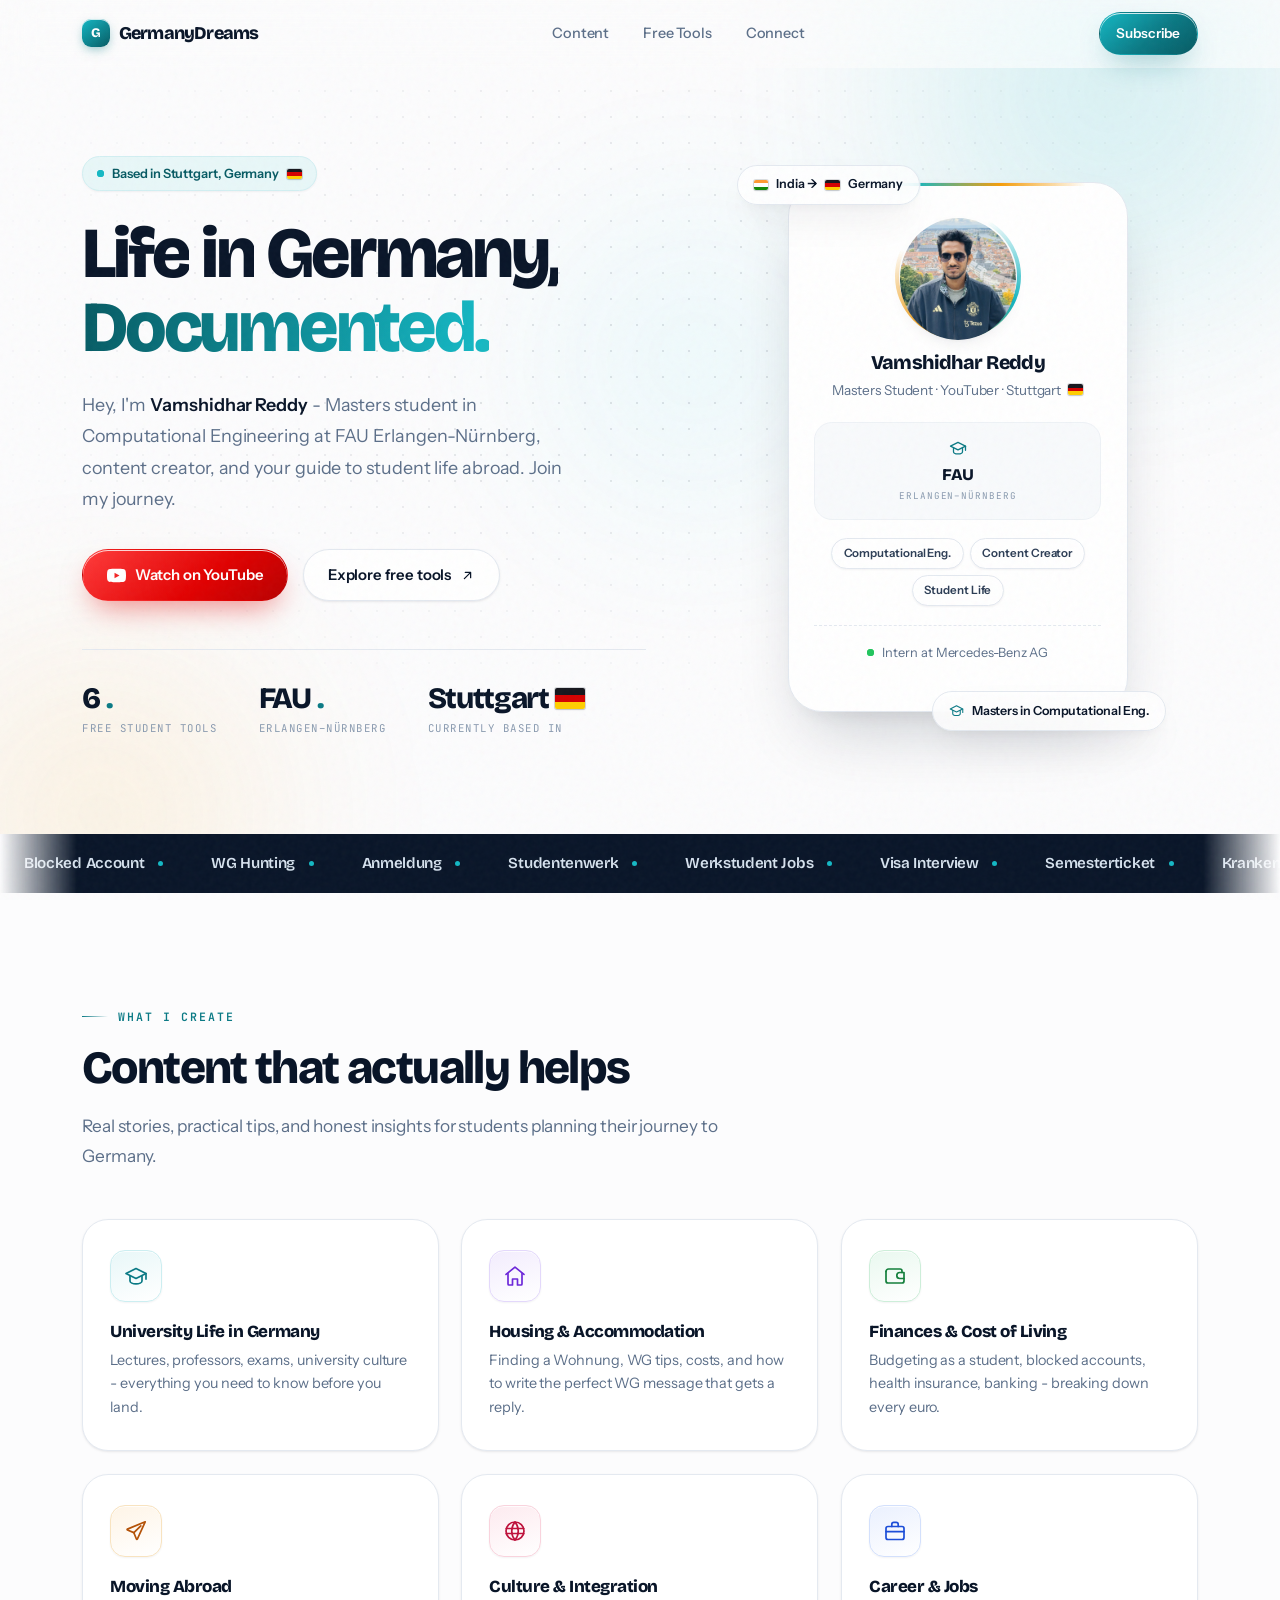
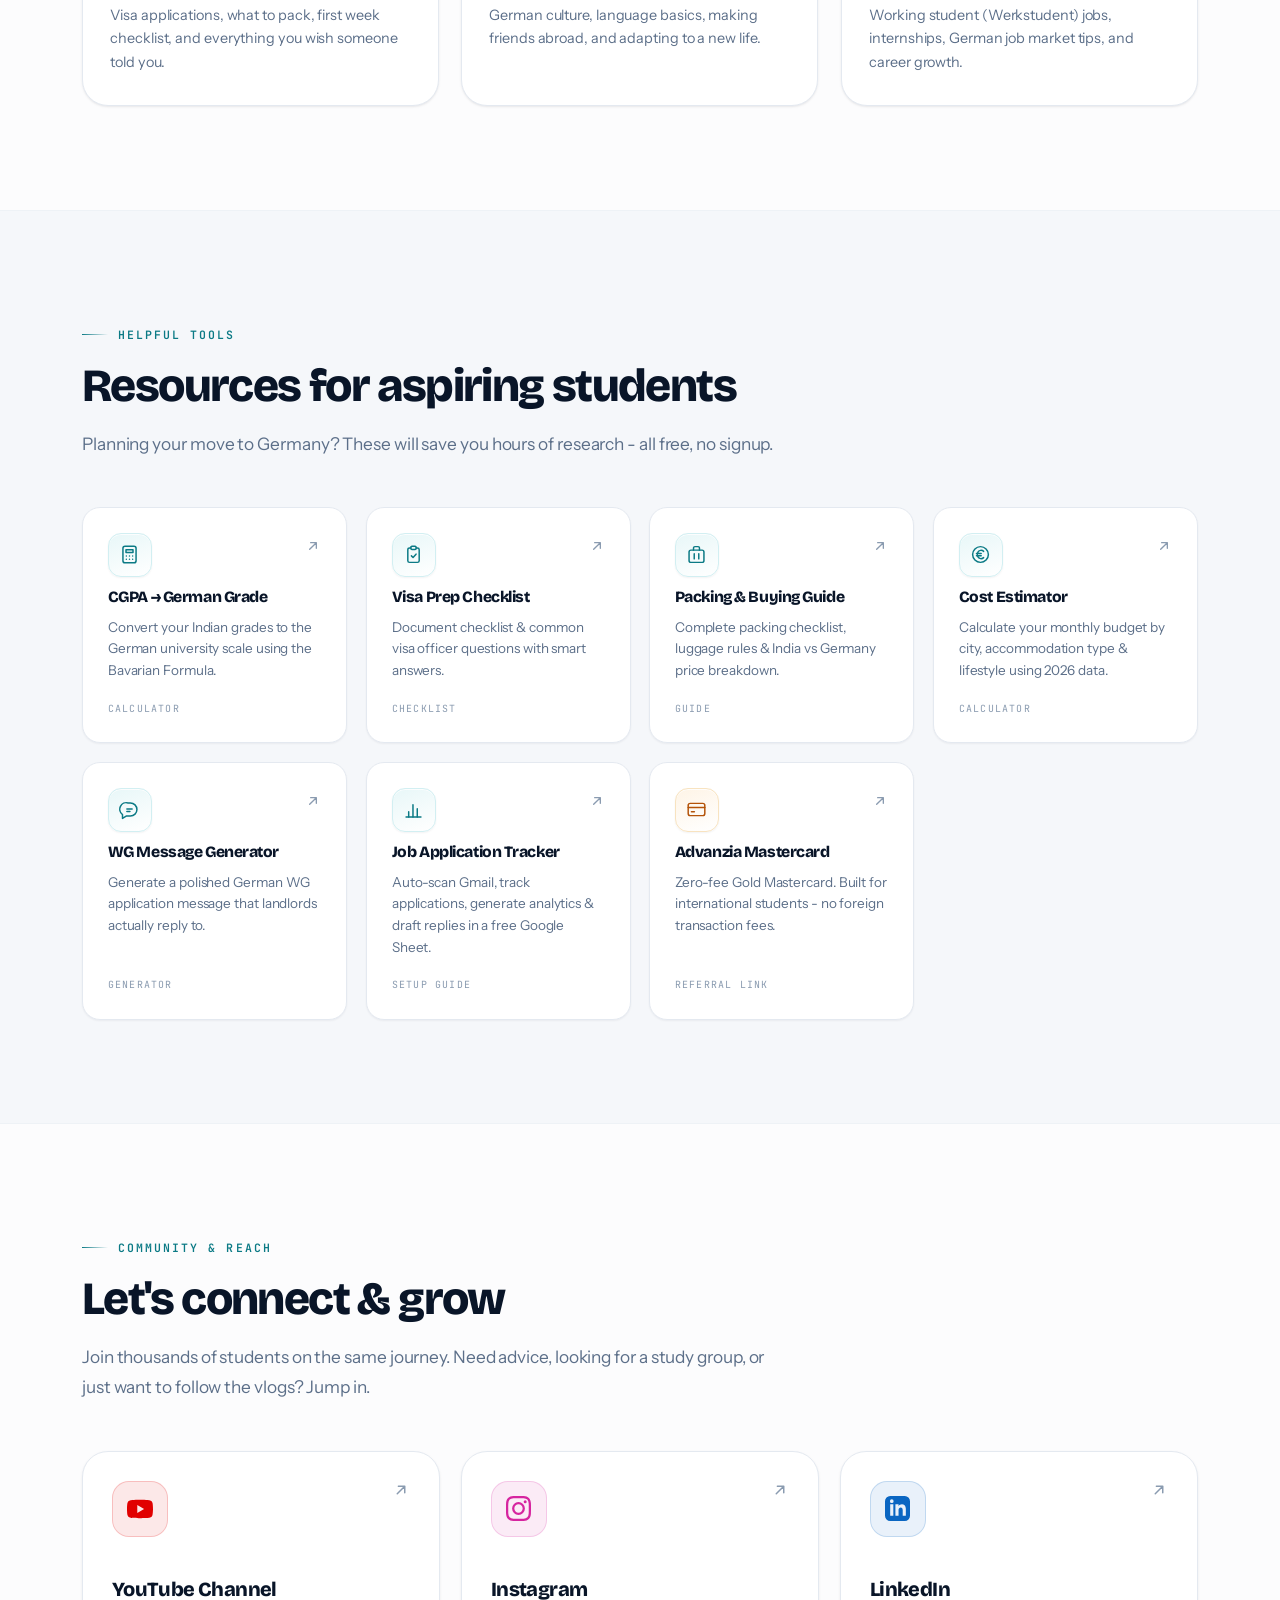
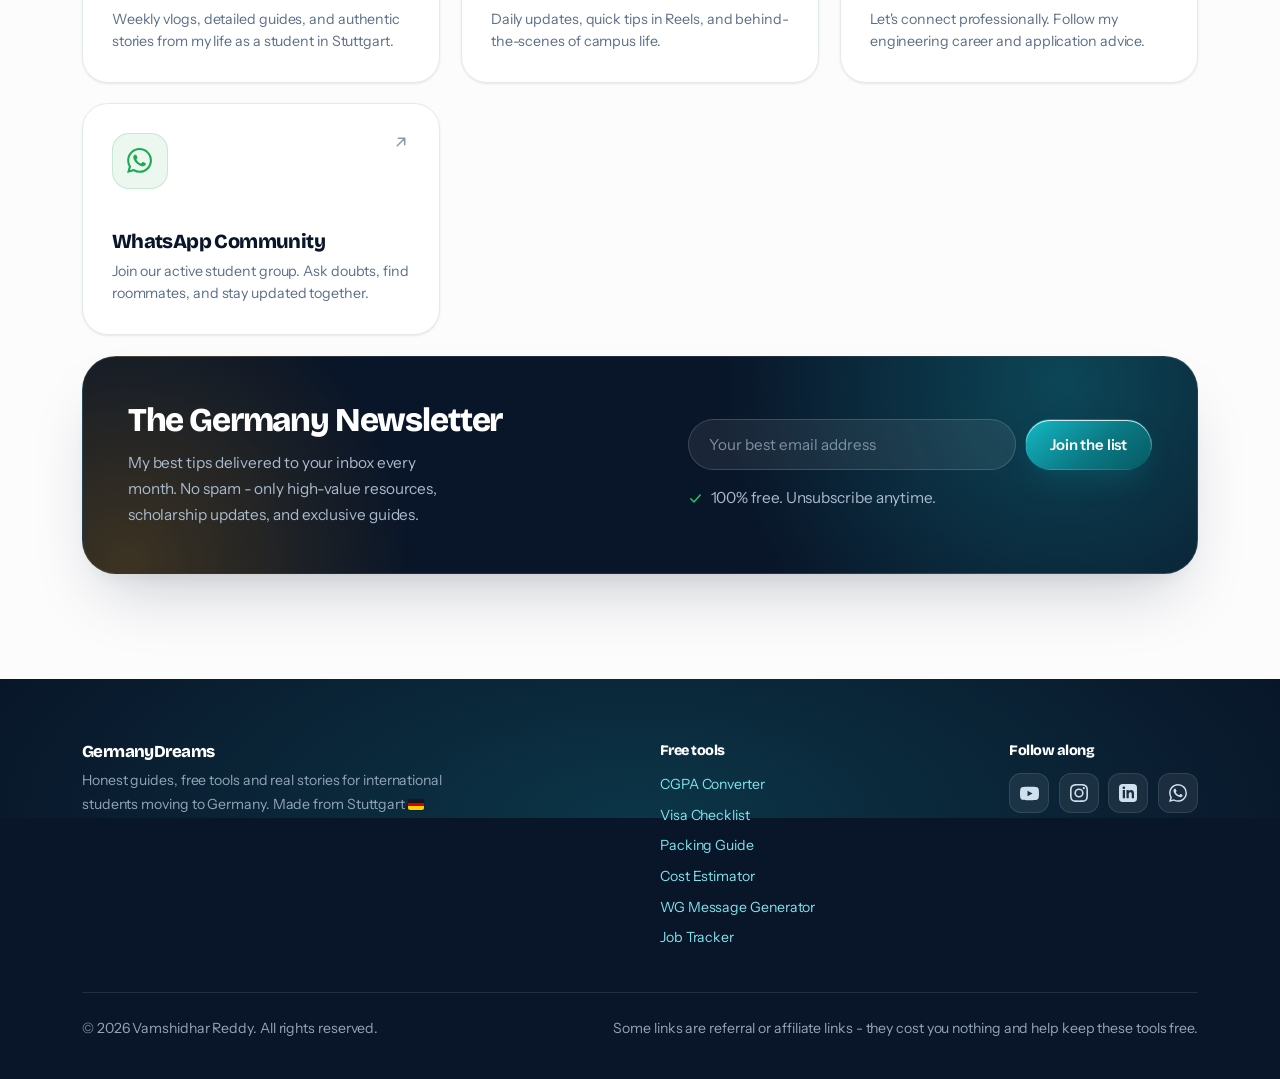
<file: index.html>
<!DOCTYPE html>
<html lang="en">

<head>
  <meta charset="UTF-8" />
  <meta name="viewport" content="width=device-width, initial-scale=1.0" />
  <title>GermanyDreams | Vamshidhar Reddy</title>
  <meta name="description"
    content="Honest guides, free tools and real stories for international students moving to Germany - by Vamshidhar Reddy, Masters student at FAU Erlangen-Nürnberg." />
  <meta name="theme-color" content="#fcfcfd" />

  <link rel="preconnect" href="https://fonts.googleapis.com">
  <link rel="preconnect" href="https://fonts.gstatic.com" crossorigin>
  <link
    href="https://fonts.googleapis.com/css2?family=Bricolage+Grotesque:opsz,wght@12..96,500;12..96,600;12..96,700;12..96,800&family=Instrument+Sans:ital,wght@0,400;0,500;0,600;0,700;1,400&family=JetBrains+Mono:wght@500;600&display=swap"
    rel="stylesheet">
  <link rel="stylesheet" href="assets/theme.css">

  <style>
    /* ======================================================================
       HOMEPAGE - page-specific layout
       ====================================================================== */

    /* ---------- HERO ---------- */
    .hero {
      position: relative;
      padding: calc(var(--nav-h) + 5.5rem) 0 6rem;
      overflow: hidden;
    }

    .hero__bg {
      position: absolute;
      inset: 0;
      pointer-events: none;
      overflow: hidden;
    }

    .a1 {
      width: 620px;
      height: 620px;
      top: -220px;
      right: -140px;
      background: radial-gradient(circle, rgba(20, 184, 196, .3), transparent 68%);
      animation: drift 22s ease-in-out infinite;
    }

    .a2 {
      width: 520px;
      height: 520px;
      bottom: -240px;
      left: -160px;
      background: radial-gradient(circle, rgba(245, 158, 11, .22), transparent 68%);
      animation: drift 28s ease-in-out infinite reverse;
    }

    .a3 {
      width: 420px;
      height: 420px;
      top: 18%;
      left: 38%;
      background: radial-gradient(circle, rgba(34, 211, 238, .16), transparent 70%);
      animation: drift 34s ease-in-out infinite;
    }

    .hero__inner {
      position: relative;
      display: grid;
      grid-template-columns: 1.08fr .92fr;
      gap: 4.5rem;
      align-items: center;
    }

    .hero h1 {
      font-size: clamp(2.7rem, 5.6vw, 4.6rem);
      line-height: 1.03;
      letter-spacing: -.045em;
      margin-bottom: 1.5rem;
    }

    .hero__lede {
      font-size: 1.12rem;
      color: var(--ink-3);
      line-height: 1.75;
      max-width: 30rem;
    }

    .hero__lede strong {
      color: var(--ink);
      font-weight: 600;
    }

    .hero__cta {
      display: flex;
      gap: .9rem;
      flex-wrap: wrap;
      margin-top: 2.2rem;
    }

    .magnetic {
      display: inline-block;
    }

    /* Trust strip */
    .hero__trust {
      display: flex;
      gap: 2.6rem;
      margin-top: 3rem;
      padding-top: 2rem;
      border-top: 1px solid var(--line);
      flex-wrap: wrap;
    }

    .trust__num {
      font-family: var(--font-display);
      font-size: 1.85rem;
      font-weight: 800;
      letter-spacing: -.045em;
      color: var(--ink);
      line-height: 1.1;
      display: flex;
      align-items: center;
      gap: .4rem;
    }

    .trust__num em {
      font-style: normal;
      color: var(--brand);
    }

    .trust__label {
      font-family: var(--font-mono);
      font-size: .67rem;
      letter-spacing: .14em;
      text-transform: uppercase;
      color: var(--ink-4);
      margin-top: .35rem;
    }

    /* ---------- PROFILE CARD ---------- */
    .hero__visual {
      display: grid;
      place-items: center;
    }

    /* Sized to the card so the floating badges anchor to the card edges,
       not to the full grid column. */
    .pcard-wrap {
      position: relative;
      width: 100%;
      max-width: 340px;
    }

    .pcard {
      width: 100%;
      background: var(--surface);
      border: 1px solid var(--line);
      border-radius: var(--r-2xl);
      /* Extra bottom padding leaves clear space for the floating badge to
         overlap without covering the "Intern at…" line. */
      padding: 2.2rem 1.6rem 3rem;
      box-shadow: var(--sh-xl);
      position: relative;
      text-align: center;
      transform-style: preserve-3d;
      transition: transform .5s var(--ease), box-shadow var(--t) var(--ease);
    }

    .pcard.is-tilting {
      transition: transform .08s linear, box-shadow var(--t) var(--ease);
    }

    /* Glare that follows the tilt */
    .pcard::after {
      content: '';
      position: absolute;
      inset: 0;
      border-radius: inherit;
      pointer-events: none;
      opacity: 0;
      transition: opacity var(--t) var(--ease);
      background: radial-gradient(420px circle at var(--gx, 50%) var(--gy, 50%),
          rgba(255, 255, 255, .75), transparent 60%);
      mix-blend-mode: overlay;
    }

    .pcard.is-tilting::after {
      opacity: .9;
    }

    .pcard__accent {
      position: absolute;
      top: 0;
      left: 12%;
      right: 12%;
      height: 3px;
      border-radius: 0 0 4px 4px;
      background: linear-gradient(90deg, transparent, var(--brand-bright), var(--gold-bright), transparent);
    }

    /* Avatar with a slowly rotating conic ring */
    .avatar {
      width: 116px;
      height: 116px;
      margin: 0 auto 1.1rem;
      position: relative;
      display: grid;
      place-items: center;
    }

    .avatar::before {
      content: '';
      position: absolute;
      inset: -5px;
      border-radius: 50%;
      background: conic-gradient(from 0deg, transparent 8%, var(--brand-bright) 32%,
          var(--gold-bright) 58%, transparent 82%);
      animation: spin 5s linear infinite;
    }

    .avatar::after {
      content: '';
      position: absolute;
      inset: -1px;
      border-radius: 50%;
      background: var(--surface);
    }

    @keyframes spin {
      to {
        transform: rotate(360deg);
      }
    }

    .avatar img {
      position: relative;
      z-index: 1;
      width: 100%;
      height: 100%;
      border-radius: 50%;
      object-fit: cover;
      box-shadow: var(--sh-md);
    }

    .pcard h3 {
      font-size: 1.22rem;
      letter-spacing: -.03em;
    }

    .pcard__role {
      font-size: .85rem;
      color: var(--ink-3);
      margin-top: .3rem;
      display: flex;
      align-items: center;
      justify-content: center;
      gap: .4rem;
      flex-wrap: wrap;
    }

    .pcard__stats {
      display: flex;
      justify-content: center;
      align-items: center;
      gap: .9rem;
      margin-top: 1.3rem;
      padding: 1rem .6rem;
      background: var(--surface-sunk);
      border: 1px solid var(--line-soft);
      border-radius: var(--r-lg);
    }

    .pstat {
      display: grid;
      justify-items: center;
      gap: .12rem;
    }

    .pstat svg {
      width: 18px;
      height: 18px;
      color: var(--brand);
      margin-bottom: .18rem;
    }

    .pstat b {
      font-family: var(--font-display);
      font-size: 1.02rem;
      font-weight: 800;
      color: var(--ink);
      letter-spacing: -.03em;
    }

    .pstat span {
      font-family: var(--font-mono);
      font-size: .58rem;
      letter-spacing: .1em;
      text-transform: uppercase;
      color: var(--ink-4);
      text-align: center;
      line-height: 1.4;
    }

    .pcard__div {
      width: 1px;
      height: 42px;
      background: var(--line);
    }

    .pcard__pills {
      display: flex;
      flex-wrap: wrap;
      gap: .4rem;
      justify-content: center;
      margin-top: 1.1rem;
    }

    .pcard__pills .chip {
      font-size: .72rem;
      padding: .3rem .72rem;
    }

    .pcard__live {
      margin-top: 1.2rem;
      padding-top: 1rem;
      border-top: 1px dashed var(--line);
      font-size: .8rem;
      color: var(--ink-3);
      display: flex;
      align-items: center;
      justify-content: center;
      gap: .5rem;
    }

    /* Floating glass badges around the card */
    .fbadge {
      position: absolute;
      z-index: 3;
      display: inline-flex;
      align-items: center;
      gap: .5rem;
      padding: .55rem 1rem;
      border-radius: var(--r-full);
      background: rgba(255, 255, 255, .82);
      backdrop-filter: blur(14px);
      -webkit-backdrop-filter: blur(14px);
      border: 1px solid var(--line);
      box-shadow: var(--sh-lg);
      font-size: .78rem;
      font-weight: 600;
      color: var(--ink);
      white-space: nowrap;
    }

    .fbadge--1 {
      top: -1.1rem;
      left: -3.2rem;
      animation: bob 6s ease-in-out infinite;
    }

    .fbadge--2 {
      bottom: -1.2rem;
      right: -2.4rem;
      animation: bob 5s ease-in-out infinite alternate-reverse;
    }

    @keyframes bob {

      0%,
      100% {
        transform: translateY(0) rotate(-2deg);
      }

      50% {
        transform: translateY(-13px) rotate(2.5deg);
      }
    }

    /* ---------- PILLARS ---------- */
    .grid-3 {
      display: grid;
      grid-template-columns: repeat(auto-fit, minmax(280px, 1fr));
      gap: 1.4rem;
      margin-top: 3rem;
    }

    .pillar {
      padding: 1.9rem 1.7rem;
      border-radius: var(--r-xl);
      background: var(--surface);
      border: 1px solid var(--line);
      box-shadow: var(--sh-sm);
      overflow: hidden;
      transition: transform var(--t) var(--ease), box-shadow var(--t) var(--ease),
        border-color var(--t) var(--ease);
    }

    .pillar:hover {
      transform: translateY(-6px);
      border-color: var(--line-strong);
      box-shadow: var(--sh-lg);
    }

    /* Accent rule that draws in on hover */
    .pillar__rule {
      position: absolute;
      top: 0;
      left: 0;
      height: 3px;
      width: 100%;
      transform: scaleX(0);
      transform-origin: 0 50%;
      background: linear-gradient(90deg, var(--tone, var(--brand)), transparent);
      transition: transform .5s var(--ease);
    }

    .pillar:hover .pillar__rule {
      transform: scaleX(1);
    }

    .pillar .icon-tile {
      background: linear-gradient(160deg, var(--tone-bg, var(--brand-tint)), #fff);
      border-color: var(--tone-line, var(--brand-tint-2));
      color: var(--tone, var(--brand));
      margin-bottom: 1.2rem;
    }

    .pillar .icon-tile svg {
      width: 24px;
      height: 24px;
    }

    .pillar h3 {
      font-size: 1.06rem;
      margin-bottom: .5rem;
      letter-spacing: -.03em;
    }

    .pillar p {
      font-size: .9rem;
      color: var(--ink-3);
      line-height: 1.65;
    }

    /* Per-card tone */
    .t-teal {
      --tone: #0b7a85;
      --tone-bg: #e8f7f8;
      --tone-line: #cceef1;
    }

    .t-violet {
      --tone: #6d28d9;
      --tone-bg: #f2ecfd;
      --tone-line: #e3d8fb;
    }

    .t-amber {
      --tone: #b45309;
      --tone-bg: #fef4e6;
      --tone-line: #f8e3c0;
    }

    .t-rose {
      --tone: #be123c;
      --tone-bg: #fdeaef;
      --tone-line: #f9d3dd;
    }

    .t-green {
      --tone: #15803d;
      --tone-bg: #e9f8ef;
      --tone-line: #cdeed9;
    }

    .t-blue {
      --tone: #1d4ed8;
      --tone-bg: #eaf0fe;
      --tone-line: #d3e0fc;
    }

    /* ---------- RESOURCES ---------- */
    .tools {
      display: grid;
      grid-template-columns: repeat(auto-fit, minmax(258px, 1fr));
      gap: 1.15rem;
      margin-top: 3rem;
    }

    .tool {
      display: flex;
      flex-direction: column;
      gap: .7rem;
      position: relative;
      padding: 1.55rem;
      border-radius: var(--r-lg);
      background: var(--surface);
      border: 1px solid var(--line);
      box-shadow: var(--sh-xs);
      text-decoration: none;
      color: inherit;
      overflow: hidden;
      transition: transform var(--t) var(--ease), box-shadow var(--t) var(--ease),
        border-color var(--t) var(--ease);
    }

    .tool:hover {
      transform: translateY(-5px);
      border-color: var(--brand-tint-2);
      box-shadow: var(--sh-lg);
    }

    .tool__top {
      display: flex;
      align-items: flex-start;
      justify-content: space-between;
      gap: .8rem;
    }

    .tool .icon-tile {
      width: 44px;
      height: 44px;
      border-radius: 13px;
      color: var(--brand);
    }

    .tool .icon-tile svg {
      width: 21px;
      height: 21px;
    }

    .tool__arrow {
      color: var(--ink-4);
      transition: transform var(--t) var(--ease), color var(--t) var(--ease);
      flex-shrink: 0;
      margin-top: .3rem;
    }

    .tool:hover .tool__arrow {
      transform: translate(3px, -3px);
      color: var(--brand);
    }

    .tool h3 {
      font-size: .98rem;
      letter-spacing: -.028em;
    }

    .tool p {
      font-size: .845rem;
      color: var(--ink-3);
      line-height: 1.6;
    }

    .tool__tag {
      margin-top: auto;
      padding-top: .5rem;
      font-family: var(--font-mono);
      font-size: .62rem;
      letter-spacing: .12em;
      text-transform: uppercase;
      color: var(--ink-4);
    }

    .tool--partner .icon-tile {
      background: linear-gradient(160deg, var(--gold-tint), #fff);
      border-color: #f8e3c0;
      color: var(--gold);
    }

    .tool--partner:hover {
      border-color: #f5d9ac;
    }

    /* ---------- CONNECT ---------- */
    .bento {
      display: grid;
      grid-template-columns: repeat(auto-fit, minmax(272px, 1fr));
      gap: 1.3rem;
      margin-top: 3rem;
    }

    .social {
      --brandc: var(--brand);
      display: flex;
      flex-direction: column;
      justify-content: space-between;
      gap: 2rem;
      min-height: 232px;
      padding: 1.8rem;
      border-radius: var(--r-xl);
      background: var(--surface);
      border: 1px solid var(--line);
      box-shadow: var(--sh-sm);
      text-decoration: none;
      color: inherit;
      overflow: hidden;
      transition: transform var(--t) var(--ease), box-shadow var(--t) var(--ease),
        border-color var(--t) var(--ease);
    }

    .social:hover {
      transform: translateY(-7px);
      box-shadow: var(--sh-xl);
      border-color: color-mix(in srgb, var(--brandc) 35%, var(--line));
    }

    .social__wash {
      position: absolute;
      inset: 0;
      opacity: 0;
      transition: opacity var(--t) var(--ease);
      background: radial-gradient(360px circle at 100% 0%,
          color-mix(in srgb, var(--brandc) 13%, transparent), transparent 65%);
      pointer-events: none;
    }

    .social:hover .social__wash {
      opacity: 1;
    }

    .social__head {
      display: flex;
      align-items: flex-start;
      justify-content: space-between;
      position: relative;
    }

    .social__ico {
      width: 56px;
      height: 56px;
      border-radius: 17px;
      display: grid;
      place-items: center;
      color: var(--brandc);
      background: color-mix(in srgb, var(--brandc) 9%, #fff);
      border: 1px solid color-mix(in srgb, var(--brandc) 18%, transparent);
      transition: transform var(--t) var(--ease-spring), background var(--t), color var(--t);
    }

    .social:hover .social__ico {
      transform: rotate(-8deg) scale(1.08);
      background: var(--brandc);
      color: #fff;
    }

    .social__arrow {
      color: var(--ink-4);
      transition: transform var(--t) var(--ease), color var(--t);
    }

    .social:hover .social__arrow {
      transform: translate(4px, -4px);
      color: var(--brandc);
    }

    .social h3 {
      font-size: 1.25rem;
      margin-bottom: .45rem;
      letter-spacing: -.03em;
    }

    .social p {
      font-size: .89rem;
      color: var(--ink-3);
      line-height: 1.6;
    }

    .social__body {
      position: relative;
    }

    /* ---------- NEWSLETTER ---------- */
    .nl {
      grid-column: 1 / -1;
      display: grid;
      grid-template-columns: 1.05fr .95fr;
      gap: 3rem;
      align-items: center;
      padding: 2.8rem;
      border-radius: var(--r-2xl);
      background:
        radial-gradient(560px circle at 88% 12%, rgba(20, 184, 196, .3), transparent 62%),
        radial-gradient(460px circle at 4% 96%, rgba(245, 158, 11, .22), transparent 62%),
        var(--ink);
      border: 1px solid rgba(255, 255, 255, .1);
      box-shadow: var(--sh-xl);
      position: relative;
      overflow: hidden;
    }

    .nl h3 {
      color: #fff;
      font-size: clamp(1.6rem, 2.6vw, 2.1rem);
      margin-bottom: .7rem;
    }

    .nl p {
      color: #a9bacd;
      font-size: .96rem;
      line-height: 1.7;
      max-width: 34ch;
    }

    .nl__form {
      display: flex;
      gap: .6rem;
    }

    .nl__input {
      flex: 1;
      min-width: 0;
      padding: .95rem 1.25rem;
      border-radius: var(--r-full);
      border: 1px solid rgba(255, 255, 255, .16);
      background: rgba(255, 255, 255, .07);
      color: #fff;
      font-family: inherit;
      font-size: .95rem;
      outline: none;
      transition: border-color var(--t-fast), background var(--t-fast), box-shadow var(--t-fast);
    }

    .nl__input::placeholder {
      color: #7d90a6;
    }

    .nl__input:focus {
      border-color: var(--brand-bright);
      background: rgba(255, 255, 255, .11);
      box-shadow: 0 0 0 4px rgba(20, 184, 196, .18);
    }

    .nl__note {
      margin-top: .95rem;
      font-size: .8rem;
      color: #94a7bc;
      display: flex;
      align-items: center;
      gap: .45rem;
    }

    .nl__note svg {
      color: var(--green-bright);
      flex-shrink: 0;
    }

    .nl__msg {
      margin-top: .9rem;
      font-size: .86rem;
      color: #ffd9a3;
      line-height: 1.6;
    }

    .nl__msg a {
      color: #7fe3ec;
    }

    .nl__msg:empty {
      display: none;
    }

    /* ---------- RESPONSIVE ---------- */
    @media (max-width: 1000px) {
      .hero__inner {
        grid-template-columns: 1fr;
        gap: 3.5rem;
      }

      .hero__lede {
        max-width: 46rem;
      }

      .hero__visual {
        order: -1;
      }

      .fbadge--1 {
        left: 0;
      }

      .fbadge--2 {
        right: 0;
      }

      .nl {
        grid-template-columns: 1fr;
        gap: 2rem;
        padding: 2.2rem 1.6rem;
      }
    }

    @media (max-width: 560px) {
      .hero {
        padding-top: calc(var(--nav-h) + 3rem);
      }

      .hero__trust {
        gap: 1.6rem;
      }

      .trust__num {
        font-size: 1.5rem;
      }

      /* Both CTAs have nowrap labels that don't fit side by side here. */
      .hero__cta {
        flex-direction: column;
        align-items: stretch;
      }

      .hero__cta .magnetic {
        display: block;
      }

      .hero__cta .btn {
        width: 100%;
      }

      .fbadge {
        display: none;
      }

      .nl__form {
        flex-direction: column;
      }
    }
  </style>
</head>

<body>
  <a class="skip-link" href="#main">Skip to content</a>
  <div class="scroll-progress"></div>

  <!-- ===== ICON SPRITE ===== -->
  <svg width="0" height="0" style="position:absolute" aria-hidden="true" focusable="false">
    <defs>
      <g id="ic" fill="none" stroke="currentColor" stroke-width="1.7" stroke-linecap="round"
        stroke-linejoin="round"></g>
      <symbol id="i-cap" viewBox="0 0 24 24" fill="none" stroke="currentColor" stroke-width="1.7"
        stroke-linecap="round" stroke-linejoin="round">
        <path d="M22 9.5 12 4.5 2 9.5l10 5 10-5Z" />
        <path d="M6 11.8V17c0 1.6 2.7 2.9 6 2.9s6-1.3 6-2.9v-5.2" />
        <path d="M22 9.5v5.6" />
      </symbol>
      <symbol id="i-home" viewBox="0 0 24 24" fill="none" stroke="currentColor" stroke-width="1.7"
        stroke-linecap="round" stroke-linejoin="round">
        <path d="M3 10.4 12 3.2l9 7.2" />
        <path d="M5 9.6V20a1 1 0 0 0 1 1h3.5v-6h5v6H18a1 1 0 0 0 1-1V9.6" />
      </symbol>
      <symbol id="i-wallet" viewBox="0 0 24 24" fill="none" stroke="currentColor" stroke-width="1.7"
        stroke-linecap="round" stroke-linejoin="round">
        <path d="M3 7.5A2.5 2.5 0 0 1 5.5 5H17a2 2 0 0 1 2 2v1.5" />
        <path d="M3 7.5V17a2 2 0 0 0 2 2h14a2 2 0 0 0 2-2v-2.5" />
        <path d="M21 8.5h-4.2a3 3 0 0 0 0 6H21Z" />
      </symbol>
      <symbol id="i-plane" viewBox="0 0 24 24" fill="none" stroke="currentColor" stroke-width="1.7"
        stroke-linecap="round" stroke-linejoin="round">
        <path d="M21.2 2.8 3.4 10.1a.5.5 0 0 0 0 .93l6.4 2.6 2.6 6.4a.5.5 0 0 0 .93 0Z" />
        <path d="m9.9 13.7 6.9-6.9" />
      </symbol>
      <symbol id="i-globe" viewBox="0 0 24 24" fill="none" stroke="currentColor" stroke-width="1.7"
        stroke-linecap="round" stroke-linejoin="round">
        <circle cx="12" cy="12" r="9" />
        <path d="M3.2 9.5h17.6M3.2 14.5h17.6" />
        <path d="M12 3a14 14 0 0 1 0 18 14 14 0 0 1 0-18Z" />
      </symbol>
      <symbol id="i-case" viewBox="0 0 24 24" fill="none" stroke="currentColor" stroke-width="1.7"
        stroke-linecap="round" stroke-linejoin="round">
        <rect x="3" y="7.5" width="18" height="13" rx="2" />
        <path d="M8.8 7.5V5.4a2 2 0 0 1 2-2h2.4a2 2 0 0 1 2 2v2.1" />
        <path d="M3 12.6h18" />
      </symbol>
      <symbol id="i-calc" viewBox="0 0 24 24" fill="none" stroke="currentColor" stroke-width="1.7"
        stroke-linecap="round" stroke-linejoin="round">
        <rect x="4.5" y="2.5" width="15" height="19" rx="2.4" />
        <path d="M8 6.6h8v3.2H8z" />
        <path d="M8.4 13.6h.01M12 13.6h.01M15.6 13.6h.01M8.4 17.5h.01M12 17.5h.01M15.6 17.5h.01" />
      </symbol>
      <symbol id="i-clip" viewBox="0 0 24 24" fill="none" stroke="currentColor" stroke-width="1.7"
        stroke-linecap="round" stroke-linejoin="round">
        <path d="M9 4.5H7.5a2 2 0 0 0-2 2V19a2 2 0 0 0 2 2h9a2 2 0 0 0 2-2V6.5a2 2 0 0 0-2-2H15" />
        <rect x="9" y="2.6" width="6" height="3.8" rx="1.2" />
        <path d="m9.6 13.6 1.9 1.9 3.4-3.9" />
      </symbol>
      <symbol id="i-bag" viewBox="0 0 24 24" fill="none" stroke="currentColor" stroke-width="1.7"
        stroke-linecap="round" stroke-linejoin="round">
        <rect x="3.5" y="7" width="17" height="14" rx="2.2" />
        <path d="M8.6 7V4.6a1.6 1.6 0 0 1 1.6-1.6h3.6a1.6 1.6 0 0 1 1.6 1.6V7" />
        <path d="M9.4 11v6M14.6 11v6" />
      </symbol>
      <symbol id="i-euro" viewBox="0 0 24 24" fill="none" stroke="currentColor" stroke-width="1.7"
        stroke-linecap="round" stroke-linejoin="round">
        <circle cx="12" cy="12" r="9" />
        <path d="M15.6 8.4a4.2 4.2 0 0 0-6.7 1.2 5 5 0 0 0 0 4.8 4.2 4.2 0 0 0 6.7 1.2" />
        <path d="M7.4 10.9h5.4M7.4 13.4h5.4" />
      </symbol>
      <symbol id="i-msg" viewBox="0 0 24 24" fill="none" stroke="currentColor" stroke-width="1.7"
        stroke-linecap="round" stroke-linejoin="round">
        <path d="M20.5 12a7.5 7.5 0 0 1-7.5 7.5H8.2L4 22.2v-4.4A7.5 7.5 0 0 1 10.4 4.5h2.6A7.5 7.5 0 0 1 20.5 12Z" />
        <path d="M9 11.4h6M9 14.4h3.5" />
      </symbol>
      <symbol id="i-card" viewBox="0 0 24 24" fill="none" stroke="currentColor" stroke-width="1.7"
        stroke-linecap="round" stroke-linejoin="round">
        <rect x="2.5" y="5" width="19" height="14" rx="2.4" />
        <path d="M2.5 9.8h19" />
        <path d="M6.2 14.6h3.4" />
      </symbol>
      <symbol id="i-chart" viewBox="0 0 24 24" fill="none" stroke="currentColor" stroke-width="1.7"
        stroke-linecap="round" stroke-linejoin="round">
        <path d="M3.5 20.5h17" />
        <path d="M6.5 20.5v-6M11.4 20.5V6.5M16.3 20.5v-9.5" />
      </symbol>
      <symbol id="i-arrow" viewBox="0 0 24 24" fill="none" stroke="currentColor" stroke-width="2"
        stroke-linecap="round" stroke-linejoin="round">
        <path d="M7 17 17 7M8.5 7H17v8.5" />
      </symbol>
      <symbol id="i-check" viewBox="0 0 24 24" fill="none" stroke="currentColor" stroke-width="2.4"
        stroke-linecap="round" stroke-linejoin="round">
        <path d="m4.5 12.5 5 5 10-11" />
      </symbol>
      <symbol id="i-play" viewBox="0 0 24 24" fill="currentColor">
        <path
          d="M23.5 6.2a3 3 0 0 0-2.1-2.1C19.5 3.5 12 3.5 12 3.5s-7.5 0-9.4.6A3 3 0 0 0 .5 6.2C0 8.1 0 12 0 12s0 3.9.5 5.8a3 3 0 0 0 2.1 2.1c1.9.6 9.4.6 9.4.6s7.5 0 9.4-.6a3 3 0 0 0 2.1-2.1c.5-1.9.5-5.8.5-5.8s0-3.9-.5-5.8ZM9.5 15.6V8.4L15.8 12Z" />
      </symbol>
      <symbol id="i-ig" viewBox="0 0 24 24" fill="currentColor">
        <path
          d="M12 2.16c3.2 0 3.58.01 4.85.07 3.25.15 4.77 1.69 4.92 4.92.06 1.27.07 1.65.07 4.85s-.01 3.58-.07 4.85c-.15 3.23-1.66 4.77-4.92 4.92-1.27.06-1.64.07-4.85.07s-3.58-.01-4.85-.07c-3.26-.15-4.77-1.7-4.92-4.92C2.17 15.58 2.16 15.2 2.16 12s.01-3.58.07-4.85c.15-3.23 1.66-4.77 4.92-4.92C8.42 2.17 8.8 2.16 12 2.16ZM12 0C8.74 0 8.33.01 7.05.07 2.7.27.27 2.69.07 7.05.01 8.33 0 8.74 0 12s.01 3.67.07 4.95c.2 4.36 2.62 6.78 6.98 6.98C8.33 23.99 8.74 24 12 24s3.67-.01 4.95-.07c4.35-.2 6.78-2.62 6.98-6.98.06-1.28.07-1.69.07-4.95s-.01-3.67-.07-4.95c-.2-4.35-2.62-6.78-6.98-6.98C15.67.01 15.26 0 12 0Zm0 5.84a6.16 6.16 0 1 0 0 12.32 6.16 6.16 0 0 0 0-12.32ZM12 16a4 4 0 1 1 0-8 4 4 0 0 1 0 8Zm6.41-11.85a1.44 1.44 0 1 0 0 2.89 1.44 1.44 0 0 0 0-2.89Z" />
      </symbol>
      <symbol id="i-li" viewBox="0 0 24 24" fill="currentColor">
        <path
          d="M19 0H5a5 5 0 0 0-5 5v14a5 5 0 0 0 5 5h14a5 5 0 0 0 5-5V5a5 5 0 0 0-5-5ZM8 19H5V8h3v11ZM6.5 6.73a1.76 1.76 0 1 1 0-3.53 1.76 1.76 0 0 1 0 3.53ZM20 19h-3v-5.6c0-3.37-4-3.11-4 0V19h-3V8h3v1.77c1.4-2.59 7-2.78 7 2.47V19Z" />
      </symbol>
      <symbol id="i-wa" viewBox="0 0 24 24" fill="currentColor">
        <path
          d="M.06 24l1.68-6.16A11.87 11.87 0 0 1 .15 11.9C.16 5.34 5.49 0 12.05 0a11.82 11.82 0 0 1 8.41 3.49 11.82 11.82 0 0 1 3.48 8.41c0 6.56-5.33 11.9-11.89 11.9a11.9 11.9 0 0 1-5.69-1.45L.06 24Zm6.6-3.81a9.87 9.87 0 0 0 5.39 1.6c5.45 0 9.89-4.44 9.89-9.89 0-5.46-4.42-9.89-9.88-9.89-5.45 0-9.89 4.43-9.89 9.88 0 2.23.65 3.9 1.75 5.64l-1 3.65 3.74-.99Zm11.39-5.47c-.07-.12-.27-.2-.57-.35-.3-.15-1.76-.87-2.03-.97-.27-.1-.47-.15-.67.15-.2.3-.77.97-.94 1.17-.17.2-.35.22-.65.07-.3-.15-1.25-.46-2.39-1.47a9 9 0 0 1-1.65-2.06c-.17-.3-.02-.46.13-.61.13-.13.3-.35.45-.52.15-.17.2-.3.3-.5.1-.2.05-.37-.02-.52-.08-.15-.67-1.61-.92-2.21-.24-.58-.49-.5-.67-.51l-.57-.01c-.2 0-.52.07-.79.37s-1.04 1.02-1.04 2.48 1.07 2.88 1.21 3.07c.15.2 2.1 3.2 5.08 4.49.71.3 1.26.49 1.69.63.71.22 1.36.19 1.87.12.57-.09 1.76-.72 2-1.41.25-.7.25-1.29.18-1.41Z" />
      </symbol>
    </defs>
  </svg>

  <!-- ===== NAV ===== -->
  <header class="nav">
    <div class="nav__inner">
      <a class="logo" href="#top">
        <span class="logo__mark">G</span>GermanyDreams
      </a>

      <nav class="nav__links" aria-label="Primary">
        <span class="nav__pill" aria-hidden="true"></span>
        <a href="#content">Content</a>
        <a href="#resources">Free Tools</a>
        <a href="#connect">Connect</a>
      </nav>

      <div class="nav__right">
        <!-- btn--collapse: hidden on mobile because the sheet repeats it -->
        <a class="btn btn--primary btn--sm btn--sheen btn--collapse"
          href="https://www.youtube.com/channel/UCIY3viuqfg8BR9ucyCI2e1w" target="_blank" rel="noopener">
          Subscribe
        </a>
        <button class="nav__burger" aria-label="Open menu" aria-expanded="false" aria-controls="mobile-menu">
          <span></span><span></span><span></span>
        </button>
      </div>
    </div>
  </header>

  <div class="nav__sheet" id="mobile-menu">
    <a href="#content">Content</a>
    <a href="#resources">Free Tools</a>
    <a href="#connect">Connect</a>
    <a class="btn btn--primary" href="https://www.youtube.com/channel/UCIY3viuqfg8BR9ucyCI2e1w" target="_blank"
      rel="noopener">Subscribe on YouTube</a>
  </div>

  <main id="main">

    <!-- ===== HERO ===== -->
    <section class="hero" id="top">
      <div class="hero__bg">
        <span class="aurora a1"></span>
        <span class="aurora a2"></span>
        <span class="aurora a3"></span>
        <span class="dotgrid"></span>
      </div>

      <div class="wrap">
        <div class="hero__inner">

          <div class="hero__left">
            <span class="chip chip--brand" style="margin-bottom:1.6rem">
              <span class="dot"></span> Based in Stuttgart, Germany <span class="flag flag--de"></span>
            </span>

            <h1 data-words>Life in Germany,<br><span class="grad-text">Documented.</span></h1>

            <p class="hero__lede reveal">
              Hey, I'm <strong>Vamshidhar Reddy</strong> - Masters student in Computational Engineering at FAU
              Erlangen-N&uuml;rnberg, content creator, and your guide to student life abroad. Join my journey.
            </p>

            <div class="hero__cta reveal">
              <span class="magnetic">
                <a class="btn btn--yt btn--sheen" href="https://www.youtube.com/channel/UCIY3viuqfg8BR9ucyCI2e1w"
                  target="_blank" rel="noopener">
                  <svg width="19" height="19" aria-hidden="true">
                    <use href="#i-play" />
                  </svg>
                  Watch on YouTube
                </a>
              </span>
              <a class="btn btn--ghost" href="#resources">
                Explore free tools
                <svg width="15" height="15" aria-hidden="true">
                  <use href="#i-arrow" />
                </svg>
              </a>
            </div>

            <div class="hero__trust reveal">
              <div>
                <div class="trust__num"><span data-count="6"></span><em>.</em></div>
                <div class="trust__label">Free student tools</div>
              </div>
              <div>
                <div class="trust__num">FAU<em>.</em></div>
                <div class="trust__label">Erlangen&ndash;N&uuml;rnberg</div>
              </div>
              <div>
                <div class="trust__num">Stuttgart <span class="flag flag--de" style="width:1em;height:.7em"></span>
                </div>
                <div class="trust__label">Currently based in</div>
              </div>
            </div>
          </div>

          <div class="hero__visual">
            <div class="pcard-wrap">
              <span class="fbadge fbadge--1">
                <span class="flag flag--in"></span> India &rarr; <span class="flag flag--de"></span> Germany
              </span>

              <article class="pcard tilt" data-tilt="7">
                <span class="pcard__accent"></span>

                <div class="avatar">
                  <img src="Profile_pictur.jpg" alt="Portrait of Vamshidhar Reddy" width="116" height="116" />
                </div>

                <h3>Vamshidhar Reddy</h3>
                <p class="pcard__role">
                  Masters Student &middot; YouTuber &middot; Stuttgart <span class="flag flag--de"></span>
                </p>

                <div class="pcard__stats">
                  <div class="pstat">
                    <svg aria-hidden="true">
                      <use href="#i-cap" />
                    </svg>
                    <b>FAU</b>
                    <span>Erlangen&ndash;N&uuml;rnberg</span>
                  </div>
                </div>

                <div class="pcard__pills">
                  <span class="chip">Computational Eng.</span>
                  <span class="chip">Content Creator</span>
                  <span class="chip">Student Life</span>
                </div>

                <div class="pcard__live">
                  <span class="dot dot--green"></span> Intern at Mercedes-Benz AG
                </div>
              </article>

              <span class="fbadge fbadge--2">
                <svg width="15" height="15" style="color:var(--brand)" aria-hidden="true">
                  <use href="#i-cap" />
                </svg>
                Masters in Computational Eng.
              </span>
            </div>
          </div>

        </div>
      </div>
    </section>

    <!-- ===== MARQUEE ===== -->
    <div class="marquee" aria-hidden="true">
      <div class="marquee__track">
        <span class="marquee__item">Blocked Account</span>
        <span class="marquee__item">WG Hunting</span>
        <span class="marquee__item">Anmeldung</span>
        <span class="marquee__item">Studentenwerk</span>
        <span class="marquee__item">Werkstudent Jobs</span>
        <span class="marquee__item">Visa Interview</span>
        <span class="marquee__item">Semesterticket</span>
        <span class="marquee__item">Krankenversicherung</span>
        <span class="marquee__item">Uni-Assist</span>
        <span class="marquee__item">APS Certificate</span>
        <!-- duplicated for a seamless loop -->
        <span class="marquee__item">Blocked Account</span>
        <span class="marquee__item">WG Hunting</span>
        <span class="marquee__item">Anmeldung</span>
        <span class="marquee__item">Studentenwerk</span>
        <span class="marquee__item">Werkstudent Jobs</span>
        <span class="marquee__item">Visa Interview</span>
        <span class="marquee__item">Semesterticket</span>
        <span class="marquee__item">Krankenversicherung</span>
        <span class="marquee__item">Uni-Assist</span>
        <span class="marquee__item">APS Certificate</span>
      </div>
    </div>

    <!-- ===== CONTENT PILLARS ===== -->
    <section class="section" id="content">
      <div class="wrap">
        <div class="eyebrow reveal">What I Create</div>
        <h2 class="title reveal">Content that actually helps</h2>
        <p class="lede reveal">Real stories, practical tips, and honest insights for students planning their journey to
          Germany.</p>

        <div class="grid-3">
          <article class="pillar card spotlight t-teal reveal">
            <span class="pillar__rule"></span>
            <div class="icon-tile">
              <svg aria-hidden="true">
                <use href="#i-cap" />
              </svg>
            </div>
            <h3>University Life in Germany</h3>
            <p>Lectures, professors, exams, university culture - everything you need to know before you land.</p>
          </article>

          <article class="pillar card spotlight t-violet reveal">
            <span class="pillar__rule"></span>
            <div class="icon-tile">
              <svg aria-hidden="true">
                <use href="#i-home" />
              </svg>
            </div>
            <h3>Housing &amp; Accommodation</h3>
            <p>Finding a Wohnung, WG tips, costs, and how to write the perfect WG message that gets a reply.</p>
          </article>

          <article class="pillar card spotlight t-green reveal">
            <span class="pillar__rule"></span>
            <div class="icon-tile">
              <svg aria-hidden="true">
                <use href="#i-wallet" />
              </svg>
            </div>
            <h3>Finances &amp; Cost of Living</h3>
            <p>Budgeting as a student, blocked accounts, health insurance, banking - breaking down every euro.</p>
          </article>

          <article class="pillar card spotlight t-amber reveal">
            <span class="pillar__rule"></span>
            <div class="icon-tile">
              <svg aria-hidden="true">
                <use href="#i-plane" />
              </svg>
            </div>
            <h3>Moving Abroad</h3>
            <p>Visa applications, what to pack, first week checklist, and everything you wish someone told you.</p>
          </article>

          <article class="pillar card spotlight t-rose reveal">
            <span class="pillar__rule"></span>
            <div class="icon-tile">
              <svg aria-hidden="true">
                <use href="#i-globe" />
              </svg>
            </div>
            <h3>Culture &amp; Integration</h3>
            <p>German culture, language basics, making friends abroad, and adapting to a new life.</p>
          </article>

          <article class="pillar card spotlight t-blue reveal">
            <span class="pillar__rule"></span>
            <div class="icon-tile">
              <svg aria-hidden="true">
                <use href="#i-case" />
              </svg>
            </div>
            <h3>Career &amp; Jobs</h3>
            <p>Working student (Werkstudent) jobs, internships, German job market tips, and career growth.</p>
          </article>
        </div>
      </div>
    </section>

    <!-- ===== RESOURCES ===== -->
    <section class="section section--tint" id="resources">
      <div class="wrap">
        <div class="eyebrow reveal">Helpful Tools</div>
        <h2 class="title reveal">Resources for aspiring students</h2>
        <p class="lede reveal">Planning your move to Germany? These will save you hours of research - all free, no
          signup.</p>

        <div class="tools">
          <a class="tool spotlight reveal" href="calculator.html">
            <div class="tool__top">
              <span class="icon-tile"><svg aria-hidden="true">
                  <use href="#i-calc" />
                </svg></span>
              <svg class="tool__arrow" width="16" height="16" aria-hidden="true">
                <use href="#i-arrow" />
              </svg>
            </div>
            <h3>CGPA &rarr; German Grade</h3>
            <p>Convert your Indian grades to the German university scale using the Bavarian Formula.</p>
            <span class="tool__tag">Calculator</span>
          </a>

          <a class="tool spotlight reveal" href="visa.html">
            <div class="tool__top">
              <span class="icon-tile"><svg aria-hidden="true">
                  <use href="#i-clip" />
                </svg></span>
              <svg class="tool__arrow" width="16" height="16" aria-hidden="true">
                <use href="#i-arrow" />
              </svg>
            </div>
            <h3>Visa Prep Checklist</h3>
            <p>Document checklist &amp; common visa officer questions with smart answers.</p>
            <span class="tool__tag">Checklist</span>
          </a>

          <a class="tool spotlight reveal" href="packing.html">
            <div class="tool__top">
              <span class="icon-tile"><svg aria-hidden="true">
                  <use href="#i-bag" />
                </svg></span>
              <svg class="tool__arrow" width="16" height="16" aria-hidden="true">
                <use href="#i-arrow" />
              </svg>
            </div>
            <h3>Packing &amp; Buying Guide</h3>
            <p>Complete packing checklist, luggage rules &amp; India vs Germany price breakdown.</p>
            <span class="tool__tag">Guide</span>
          </a>

          <a class="tool spotlight reveal" href="estimator.html">
            <div class="tool__top">
              <span class="icon-tile"><svg aria-hidden="true">
                  <use href="#i-euro" />
                </svg></span>
              <svg class="tool__arrow" width="16" height="16" aria-hidden="true">
                <use href="#i-arrow" />
              </svg>
            </div>
            <h3>Cost Estimator</h3>
            <p>Calculate your monthly budget by city, accommodation type &amp; lifestyle using 2026 data.</p>
            <span class="tool__tag">Calculator</span>
          </a>

          <a class="tool spotlight reveal" href="wgmessage.html">
            <div class="tool__top">
              <span class="icon-tile"><svg aria-hidden="true">
                  <use href="#i-msg" />
                </svg></span>
              <svg class="tool__arrow" width="16" height="16" aria-hidden="true">
                <use href="#i-arrow" />
              </svg>
            </div>
            <h3>WG Message Generator</h3>
            <p>Generate a polished German WG application message that landlords actually reply to.</p>
            <span class="tool__tag">Generator</span>
          </a>

          <a class="tool spotlight reveal" href="jobtracker.html">
            <div class="tool__top">
              <span class="icon-tile"><svg aria-hidden="true">
                  <use href="#i-chart" />
                </svg></span>
              <svg class="tool__arrow" width="16" height="16" aria-hidden="true">
                <use href="#i-arrow" />
              </svg>
            </div>
            <h3>Job Application Tracker</h3>
            <p>Auto-scan Gmail, track applications, generate analytics &amp; draft replies in a free Google Sheet.</p>
            <span class="tool__tag">Setup guide</span>
          </a>

          <a class="tool tool--partner spotlight reveal" href="https://refer.gebuhrenfrei.com/hIMDsJw" target="_blank"
            rel="noopener">
            <div class="tool__top">
              <span class="icon-tile"><svg aria-hidden="true">
                  <use href="#i-card" />
                </svg></span>
              <svg class="tool__arrow" width="16" height="16" aria-hidden="true">
                <use href="#i-arrow" />
              </svg>
            </div>
            <h3>Advanzia Mastercard</h3>
            <p>Zero-fee Gold Mastercard. Built for international students - no foreign transaction fees.</p>
            <span class="tool__tag">Referral link</span>
          </a>

        </div>
      </div>
    </section>

    <!-- ===== CONNECT ===== -->
    <section class="section" id="connect">
      <div class="wrap">
        <div class="eyebrow reveal">Community &amp; Reach</div>
        <h2 class="title reveal">Let's connect &amp; grow</h2>
        <p class="lede reveal">Join thousands of students on the same journey. Need advice, looking for a study group,
          or just want to follow the vlogs? Jump in.</p>

        <div class="bento">

          <a class="social card reveal" style="--brandc:#e10000"
            href="https://www.youtube.com/channel/UCIY3viuqfg8BR9ucyCI2e1w" target="_blank" rel="noopener">
            <span class="social__wash"></span>
            <div class="social__head">
              <span class="social__ico"><svg width="26" height="26" aria-hidden="true">
                  <use href="#i-play" />
                </svg></span>
              <svg class="social__arrow" width="18" height="18" aria-hidden="true">
                <use href="#i-arrow" />
              </svg>
            </div>
            <div class="social__body">
              <h3>YouTube Channel</h3>
              <p>Weekly vlogs, detailed guides, and authentic stories from my life as a student in Stuttgart.</p>
            </div>
          </a>

          <a class="social card reveal" style="--brandc:#d6249f"
            href="https://www.instagram.com/germanydreamz?igsh=MTd5OWwzYTIybGZwdQ==" target="_blank" rel="noopener">
            <span class="social__wash"></span>
            <div class="social__head">
              <span class="social__ico"><svg width="25" height="25" aria-hidden="true">
                  <use href="#i-ig" />
                </svg></span>
              <svg class="social__arrow" width="18" height="18" aria-hidden="true">
                <use href="#i-arrow" />
              </svg>
            </div>
            <div class="social__body">
              <h3>Instagram</h3>
              <p>Daily updates, quick tips in Reels, and behind-the-scenes of campus life.</p>
            </div>
          </a>

          <a class="social card reveal" style="--brandc:#0a66c2"
            href="https://www.linkedin.com/in/vamshidhar-reddy-7180551a2/" target="_blank" rel="noopener">
            <span class="social__wash"></span>
            <div class="social__head">
              <span class="social__ico"><svg width="25" height="25" aria-hidden="true">
                  <use href="#i-li" />
                </svg></span>
              <svg class="social__arrow" width="18" height="18" aria-hidden="true">
                <use href="#i-arrow" />
              </svg>
            </div>
            <div class="social__body">
              <h3>LinkedIn</h3>
              <p>Let's connect professionally. Follow my engineering career and application advice.</p>
            </div>
          </a>

          <a class="social card reveal" style="--brandc:#1da851"
            href="https://chat.whatsapp.com/C62Bkdk5G0kBMCBquVW1vg" target="_blank" rel="noopener">
            <span class="social__wash"></span>
            <div class="social__head">
              <span class="social__ico"><svg width="25" height="25" aria-hidden="true">
                  <use href="#i-wa" />
                </svg></span>
              <svg class="social__arrow" width="18" height="18" aria-hidden="true">
                <use href="#i-arrow" />
              </svg>
            </div>
            <div class="social__body">
              <h3>WhatsApp Community</h3>
              <p>Join our active student group. Ask doubts, find roommates, and stay updated together.</p>
            </div>
          </a>

          <!-- Newsletter -->
          <div class="nl reveal">
            <div>
              <h3>The Germany Newsletter</h3>
              <p>My best tips delivered to your inbox every month. No spam - only high-value resources,
                scholarship updates, and exclusive guides.</p>
            </div>
            <div>
              <!-- TODO: replace action with your real Formspree endpoint, e.g.
                   https://formspree.io/f/xxxxxxx  - until then the form shows a
                   fallback message instead of failing silently. -->
              <form class="nl__form" id="nlForm" action="YOUR_FORMSPREE_ENDPOINT" method="POST">
                <label class="sr-only" for="nlEmail">Email address</label>
                <input class="nl__input" id="nlEmail" type="email" name="email" placeholder="Your best email address"
                  required>
                <button class="btn btn--primary btn--sheen" type="submit">Join the list</button>
              </form>
              <p class="nl__note">
                <svg width="15" height="15" aria-hidden="true">
                  <use href="#i-check" />
                </svg>
                100% free. Unsubscribe anytime.
              </p>
              <p class="nl__msg" id="nlMsg" role="status"></p>
            </div>
          </div>

        </div>
      </div>
    </section>
  </main>

  <!-- ===== FOOTER ===== -->
  <footer class="footer">
    <div class="wrap">
      <div class="footer__inner">
        <div style="max-width:24rem">
          <h4>GermanyDreams</h4>
          <p>Honest guides, free tools and real stories for international students moving to Germany. Made from
            Stuttgart <span class="flag flag--de"></span></p>
        </div>

        <div>
          <h4 style="font-size:.9rem;margin-bottom:.9rem">Free tools</h4>
          <p style="display:grid;gap:.42rem">
            <a href="calculator.html">CGPA Converter</a>
            <a href="visa.html">Visa Checklist</a>
            <a href="packing.html">Packing Guide</a>
            <a href="estimator.html">Cost Estimator</a>
            <a href="wgmessage.html">WG Message Generator</a>
            <a href="jobtracker.html">Job Tracker</a>
          </p>
        </div>

        <div>
          <h4 style="font-size:.9rem;margin-bottom:.9rem">Follow along</h4>
          <div class="footer__socials">
            <a href="https://www.youtube.com/channel/UCIY3viuqfg8BR9ucyCI2e1w" target="_blank" rel="noopener"
              aria-label="YouTube"><svg width="19" height="19" aria-hidden="true">
                <use href="#i-play" />
              </svg></a>
            <a href="https://www.instagram.com/germanydreamz" target="_blank" rel="noopener"
              aria-label="Instagram"><svg width="18" height="18" aria-hidden="true">
                <use href="#i-ig" />
              </svg></a>
            <a href="https://www.linkedin.com/in/vamshidhar-reddy-7180551a2/" target="_blank" rel="noopener"
              aria-label="LinkedIn"><svg width="18" height="18" aria-hidden="true">
                <use href="#i-li" />
              </svg></a>
            <a href="https://chat.whatsapp.com/C62Bkdk5G0kBMCBquVW1vg" target="_blank" rel="noopener"
              aria-label="WhatsApp community"><svg width="18" height="18" aria-hidden="true">
                <use href="#i-wa" />
              </svg></a>
          </div>
        </div>
      </div>

      <div class="footer__base">
        <p>&copy; 2026 Vamshidhar Reddy. All rights reserved.</p>
        <p>Some links are referral or affiliate links - they cost you nothing and help keep these tools free.</p>
      </div>
    </div>
  </footer>

  <button class="to-top" aria-label="Back to top">
    <svg class="to-top__ring" width="46" height="46" aria-hidden="true">
      <circle cx="23" cy="23" r="21" />
    </svg>
    <svg width="16" height="16" fill="none" stroke="currentColor" stroke-width="2.2" stroke-linecap="round"
      stroke-linejoin="round" aria-hidden="true">
      <path d="M8 13V3M3.5 7.5 8 3l4.5 4.5" />
    </svg>
  </button>

  <script src="assets/site.js"></script>
  <script>
    /* ── Newsletter form ─────────────────────────────────────────────────
       Don't post to a placeholder endpoint - that just dumps the visitor on
       a 404. Until a real endpoint is configured, point them somewhere useful. */
    (function () {
      var form = document.getElementById('nlForm');
      var msg = document.getElementById('nlMsg');
      if (!form) return;

      form.addEventListener('submit', function (e) {
        if (form.getAttribute('action').indexOf('http') === 0) return; // real endpoint, let it post
        e.preventDefault();
        msg.innerHTML = 'The newsletter is still being set up. In the meantime, join the ' +
          '<a href="https://chat.whatsapp.com/C62Bkdk5G0kBMCBquVW1vg" target="_blank" rel="noopener">' +
          'WhatsApp community</a> - that\'s where everything gets shared first.';
      });
    })();
  </script>
</body>

</html>
</file>
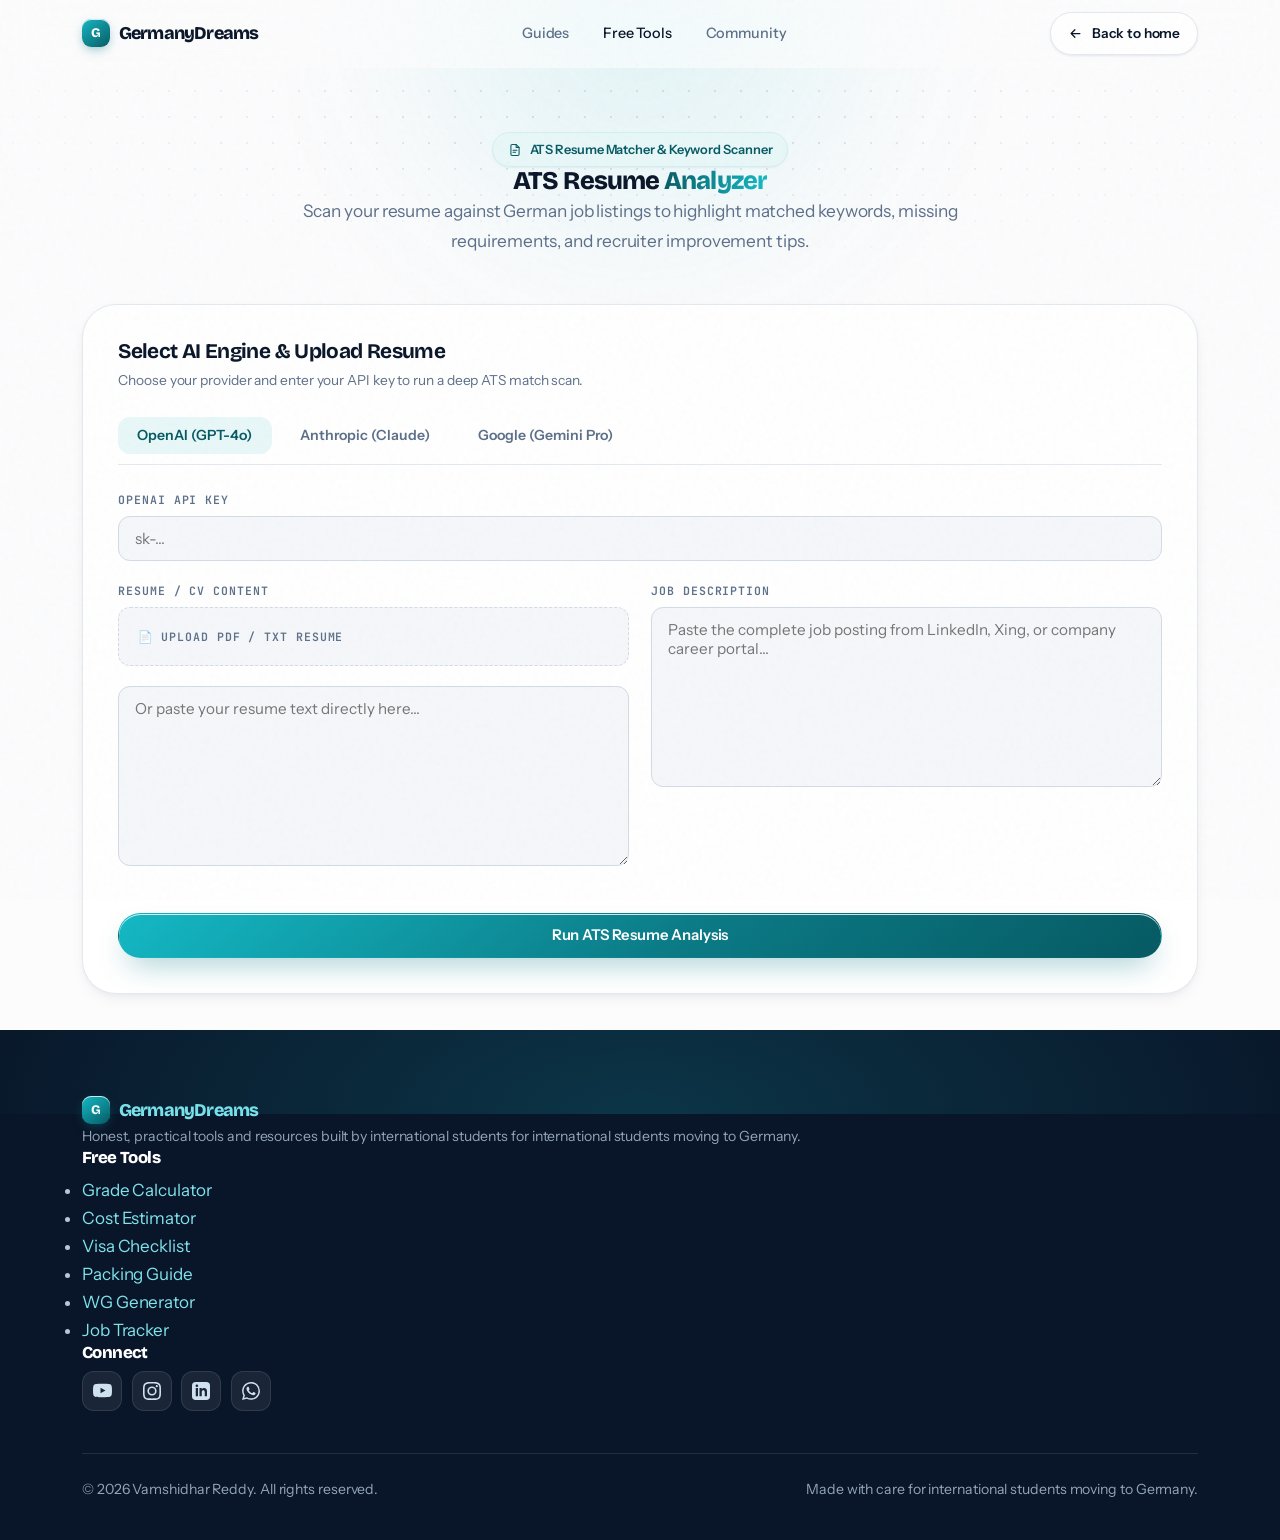
<file: atsanalyzer.html>
<!DOCTYPE html>
<html lang="en">

<head>
  <meta charset="UTF-8" />
  <meta name="viewport" content="width=device-width, initial-scale=1.0" />
  <title>ATS Resume Checker &amp; Matcher | GermanyDreams</title>
  <meta name="description"
    content="Compare your resume against German job descriptions to scan ATS keyword matches, hard requirement scores, and recruiter suggestions." />
  <meta name="theme-color" content="#fcfcfd" />

  <link rel="preconnect" href="https://fonts.googleapis.com">
  <link rel="preconnect" href="https://fonts.gstatic.com" crossorigin>
  <link
    href="https://fonts.googleapis.com/css2?family=Bricolage+Grotesque:opsz,wght@12..96,500;12..96,600;12..96,700;12..96,800&family=Instrument+Sans:ital,wght@0,400;0,500;0,600;0,700;1,400&family=JetBrains+Mono:wght@500;600&display=swap"
    rel="stylesheet">
  <link rel="stylesheet" href="assets/theme.css">

  <style>
    /* ======================================================================
       ATS ANALYZER - Page-specific layout
       ====================================================================== */

    .phero {
      position: relative;
      padding: calc(var(--nav-h) + 4rem) 0 3rem;
      text-align: center;
      overflow: hidden;
    }

    .phero__bg {
      position: absolute;
      inset: 0;
      pointer-events: none;
      overflow: hidden;
    }

    .phero .a1 {
      width: 620px;
      height: 620px;
      top: -300px;
      left: 50%;
      margin-left: -310px;
      background: radial-gradient(circle, rgba(20, 184, 196, .22), transparent 68%);
      animation: drift 24s ease-in-out infinite;
    }

    .phero__in {
      position: relative;
      max-width: 780px;
    }

    .tool-card {
      background: var(--surface);
      border: 1px solid var(--line);
      border-radius: var(--r-2xl);
      padding: 2.2rem;
      box-shadow: var(--sh-md);
      margin-bottom: 2.2rem;
    }

    .card-title {
      font-family: var(--font-display);
      font-size: 1.3rem;
      font-weight: 700;
      color: var(--ink);
      letter-spacing: -.03em;
      margin-bottom: .3rem;
    }

    .card-sub {
      font-size: .86rem;
      color: var(--ink-3);
      margin-bottom: 1.6rem;
    }

    .provider-tabs {
      display: flex;
      gap: .6rem;
      margin-bottom: 1.6rem;
      border-bottom: 1px solid var(--line);
      padding-bottom: .6rem;
    }

    .tab-btn {
      background: transparent;
      border: none;
      padding: .6rem 1.2rem;
      font-family: var(--font-body);
      font-size: .88rem;
      font-weight: 600;
      color: var(--ink-3);
      cursor: pointer;
      border-radius: var(--r-md);
      transition: all var(--t-fast);
    }

    .tab-btn:hover { color: var(--ink); }
    .tab-btn.active {
      background: var(--brand-tint);
      color: var(--brand-deep);
    }

    .form-grid {
      display: grid;
      grid-template-columns: 1fr 1fr;
      gap: 1.4rem;
    }

    .form-group {
      margin-bottom: 1.2rem;
    }

    .form-group label {
      display: block;
      font-family: var(--font-mono);
      font-size: .72rem;
      font-weight: 600;
      letter-spacing: .08em;
      text-transform: uppercase;
      color: var(--ink-3);
      margin-bottom: .45rem;
    }

    .form-group input,
    .form-group select,
    .form-group textarea {
      width: 100%;
      background: var(--paper-2);
      border: 1px solid var(--line-strong);
      border-radius: var(--r-md);
      padding: .75rem 1rem;
      color: var(--ink);
      font-family: var(--font-body);
      font-size: .95rem;
      outline: none;
      transition: border-color var(--t-fast), box-shadow var(--t-fast), background var(--t-fast);
    }

    .form-group input:focus,
    .form-group select:focus,
    .form-group textarea:focus {
      background: var(--surface);
      border-color: var(--brand);
      box-shadow: 0 0 0 3.5px var(--brand-tint-2);
    }

    .form-group textarea {
      min-height: 180px;
      resize: vertical;
    }

    .file-upload-btn {
      display: flex;
      align-items: center;
      justify-content: center;
      gap: .6rem;
      background: var(--paper-2);
      border: 1.5px dashed var(--line-strong);
      border-radius: var(--r-md);
      padding: 1.2rem;
      color: var(--ink-3);
      cursor: pointer;
      transition: all var(--t-fast);
      font-weight: 600;
      font-size: .9rem;
    }

    .file-upload-btn:hover {
      border-color: var(--brand);
      color: var(--brand-deep);
      background: var(--brand-tint);
    }

    .results-section {
      display: none;
      margin-bottom: 3rem;
    }

    .results-grid {
      display: grid;
      grid-template-columns: 320px 1fr;
      gap: 1.8rem;
      align-items: start;
    }

    .score-card {
      background: var(--surface);
      border: 1px solid var(--line);
      border-radius: var(--r-2xl);
      padding: 2rem;
      box-shadow: var(--sh-md);
      text-align: center;
    }

    .overall-score {
      font-family: var(--font-display);
      font-size: 4.2rem;
      font-weight: 800;
      color: var(--brand);
      line-height: 1;
      letter-spacing: -.04em;
      margin-top: .4rem;
    }

    .overall-score.high { color: var(--green); }
    .overall-score.medium { color: var(--gold); }
    .overall-score.low { color: var(--red); }

    .breakdown-list {
      margin-top: 1.6rem;
      display: flex;
      flex-direction: column;
      gap: .9rem;
      text-align: left;
    }

    .breakdown-header {
      display: flex;
      justify-content: space-between;
      font-size: .84rem;
      font-weight: 600;
      color: var(--ink);
      margin-bottom: .25rem;
    }

    .breakdown-score {
      font-family: var(--font-mono);
      color: var(--brand-deep);
    }

    .progress-bar {
      height: 6px;
      background: var(--line-strong);
      border-radius: var(--r-full);
      overflow: hidden;
    }

    .progress-fill {
      height: 100%;
      background: var(--brand);
      border-radius: var(--r-full);
      width: 0%;
      transition: width .5s var(--ease);
    }

    .analysis-card {
      background: var(--surface);
      border: 1px solid var(--line);
      border-radius: var(--r-2xl);
      padding: 2rem;
      box-shadow: var(--sh-md);
    }

    .keywords-wrap {
      margin-bottom: 1.6rem;
    }

    .keywords-label {
      font-family: var(--font-mono);
      font-size: .72rem;
      font-weight: 600;
      letter-spacing: .08em;
      text-transform: uppercase;
      color: var(--ink-3);
      margin-bottom: .6rem;
    }

    .keyword-tags {
      display: flex;
      flex-wrap: wrap;
      gap: .45rem;
    }

    .keyword-tag {
      padding: .25rem .7rem;
      border-radius: var(--r-full);
      font-family: var(--font-mono);
      font-size: .76rem;
      font-weight: 600;
    }

    .keyword-matched { background: var(--green-tint); color: var(--green); }
    .keyword-missing { background: var(--red-tint); color: var(--red); }

    .review-box {
      background: var(--paper-2);
      border: 1px solid var(--line);
      border-radius: var(--r-lg);
      padding: 1.4rem;
      font-size: .92rem;
      color: var(--ink-2);
      line-height: 1.65;
    }

    .tips-grid {
      display: grid;
      grid-template-columns: repeat(auto-fit, minmax(220px, 1fr));
      gap: 1rem;
      margin-top: 1rem;
    }

    .tip-card {
      background: var(--paper-2);
      border: 1px solid var(--line);
      border-radius: var(--r-lg);
      padding: 1.2rem;
    }

    .tip-priority {
      display: inline-block;
      padding: .15rem .5rem;
      border-radius: var(--r-full);
      font-family: var(--font-mono);
      font-size: .68rem;
      font-weight: 700;
      text-transform: uppercase;
      margin-bottom: .5rem;
    }

    .priority-high { background: var(--red-tint); color: var(--red); }
    .priority-medium { background: var(--gold-tint); color: var(--gold); }
    .priority-low { background: var(--brand-tint); color: var(--brand-deep); }

    .loading-overlay {
      display: none;
      position: fixed;
      inset: 0;
      background: rgba(9, 21, 40, 0.6);
      backdrop-filter: blur(4px);
      z-index: 900;
      place-items: center;
    }

    .spinner-card {
      background: var(--surface);
      padding: 2.2rem;
      border-radius: var(--r-2xl);
      text-align: center;
      box-shadow: var(--sh-xl);
    }

    .spinner {
      width: 44px;
      height: 44px;
      border: 4px solid var(--line);
      border-top-color: var(--brand);
      border-radius: 50%;
      animation: spin 0.9s linear infinite;
      margin: 0 auto 1rem;
    }

    @keyframes spin { to { transform: rotate(360deg); } }

    @media (max-width: 820px) {
      .form-grid { grid-template-columns: 1fr; }
      .results-grid { grid-template-columns: 1fr; }
    }
  </style>
</head>

<body>
  <a class="skip-link" href="#main">Skip to main content</a>
  <div class="scroll-progress"></div>

  <!-- ===== SVG SPRITE ===== -->
  <svg width="0" height="0" style="position:absolute" aria-hidden="true" focusable="false">
    <defs>
      <symbol id="i-back" viewBox="0 0 24 24" fill="none" stroke="currentColor" stroke-width="2" stroke-linecap="round" stroke-linejoin="round">
        <path d="M19 12H5M11 6l-6 6 6 6" />
      </symbol>
      <symbol id="i-doc" viewBox="0 0 24 24" fill="none" stroke="currentColor" stroke-width="1.8" stroke-linecap="round" stroke-linejoin="round">
        <path d="M14 2.6H7a2 2 0 0 0-2 2v14.8a2 2 0 0 0 2 2h10a2 2 0 0 0 2-2V7.6Z" />
        <path d="M14 2.6v5h5" />
        <path d="M8.6 12.4h6.8M8.6 16h4.4" />
      </symbol>
      <symbol id="i-play" viewBox="0 0 24 24" fill="currentColor">
        <path d="M23.5 6.2a3 3 0 0 0-2.1-2.1C19.5 3.5 12 3.5 12 3.5s-7.5 0-9.4.6A3 3 0 0 0 .5 6.2C0 8.1 0 12 0 12s0 3.9.5 5.8a3 3 0 0 0 2.1 2.1c1.9.6 9.4.6 9.4.6s7.5 0 9.4-.6a3 3 0 0 0 2.1-2.1c.5-1.9.5-5.8.5-5.8s0-3.9-.5-5.8ZM9.5 15.6V8.4L15.8 12Z" />
      </symbol>
      <symbol id="i-ig" viewBox="0 0 24 24" fill="currentColor">
        <path d="M12 2.16c3.2 0 3.58.01 4.85.07 3.25.15 4.77 1.69 4.92 4.92.06 1.27.07 1.65.07 4.85s-.01 3.58-.07 4.85c-.15 3.23-1.66 4.77-4.92 4.92-1.27.06-1.64.07-4.85.07s-3.58-.01-4.85-.07c-3.26-.15-4.77-1.7-4.92-4.92C2.17 15.58 2.16 15.2 2.16 12s.01-3.58.07-4.85c.15-3.23 1.66-4.77 4.92-4.92C8.42 2.17 8.8 2.16 12 2.16ZM12 0C8.74 0 8.33.01 7.05.07 2.7.27.27 2.69.07 7.05.01 8.33 0 8.74 0 12s.01 3.67.07 4.95c.2 4.36 2.62 6.78 6.98 6.98C8.33 23.99 8.74 24 12 24s3.67-.01 4.95-.07c4.35-.2 6.78-2.62 6.98-6.98.06-1.28.07-1.69.07-4.95s-.01-3.67-.07-4.95c-.2-4.35-2.62-6.78-6.98-6.98C15.67.01 15.26 0 12 0Zm0 5.84a6.16 6.16 0 1 0 0 12.32 6.16 6.16 0 0 0 0-12.32ZM12 16a4 4 0 1 1 0-8 4 4 0 0 1 0 8Zm6.41-11.85a1.44 1.44 0 1 0 0 2.89 1.44 1.44 0 0 0 0-2.89Z" />
      </symbol>
      <symbol id="i-li" viewBox="0 0 24 24" fill="currentColor">
        <path d="M19 0H5a5 5 0 0 0-5 5v14a5 5 0 0 0 5 5h14a5 5 0 0 0 5-5V5a5 5 0 0 0-5-5ZM8 19H5V8h3v11ZM6.5 6.73a1.76 1.76 0 1 1 0-3.53 1.76 1.76 0 0 1 0 3.53ZM20 19h-3v-5.6c0-3.37-4-3.11-4 0V19h-3V8h3v1.77c1.4-2.59 7-2.78 7 2.47V19Z" />
      </symbol>
      <symbol id="i-wa" viewBox="0 0 24 24" fill="currentColor">
        <path d="M.06 24l1.68-6.16A11.87 11.87 0 0 1 .15 11.9C.16 5.34 5.49 0 12.05 0a11.82 11.82 0 0 1 8.41 3.49 11.82 11.82 0 0 1 3.48 8.41c0 6.56-5.33 11.9-11.89 11.9a11.9 11.9 0 0 1-5.69-1.45L.06 24Zm6.6-3.81a9.87 9.87 0 0 0 5.39 1.6c5.45 0 9.89-4.44 9.89-9.89 0-5.46-4.42-9.89-9.88-9.89-5.45 0-9.89 4.43-9.89 9.88 0 2.23.65 3.9 1.75 5.64l-1 3.65 3.74-.99Zm11.39-5.47c-.07-.12-.27-.2-.57-.35-.3-.15-1.76-.87-2.03-.97-.27-.1-.47-.15-.67.15-.2.3-.77.97-.94 1.17-.17.2-.35.22-.65.07-.3-.15-1.25-.46-2.39-1.47a9 9 0 0 1-1.65-2.06c-.17-.3-.02-.46.13-.61.13-.13.3-.35.45-.52.15-.17.2-.3.3-.5.1-.2.05-.37-.02-.52-.08-.15-.67-1.61-.92-2.21-.24-.58-.49-.5-.67-.51l-.57-.01c-.2 0-.52.07-.79.37s-1.04 1.02-1.04 2.48 1.07 2.88 1.21 3.07c.15.2 2.1 3.2 5.08 4.49.71.3 1.26.49 1.69.63.71.22 1.36.19 1.87.12.57-.09 1.76-.72 2-1.41.25-.7.25-1.29.18-1.41Z" />
      </symbol>
    </defs>
  </svg>

  <!-- ===== HEADER / NAV ===== -->
  <header class="nav">
    <div class="nav__inner">
      <a class="logo" href="index.html">
        <span class="logo__mark">G</span>GermanyDreams
      </a>

      <nav class="nav__links" aria-label="Primary navigation">
        <span class="nav__pill" aria-hidden="true"></span>
        <a href="index.html#content">Guides</a>
        <a href="index.html#resources" class="is-active">Free Tools</a>
        <a href="index.html#connect">Community</a>
      </nav>

      <div class="nav__right">
        <a class="btn btn--ghost btn--sm" href="index.html">
          <svg width="15" height="15" aria-hidden="true"><use href="#i-back" /></svg>
          Back to home
        </a>
        <button class="nav__burger" aria-label="Open menu" aria-expanded="false" aria-controls="mobile-menu">
          <span></span><span></span><span></span>
        </button>
      </div>
    </div>
  </header>

  <div class="nav__sheet" id="mobile-menu">
    <a href="index.html#content">Guides</a>
    <a href="index.html#resources">Free Tools</a>
    <a href="index.html#connect">Community</a>
    <a class="btn btn--primary" href="index.html">Back to Home</a>
  </div>

  <main id="main">
    <!-- ===== HERO ===== -->
    <section class="phero">
      <div class="phero__bg">
        <span class="aurora a1"></span>
        <span class="dotgrid"></span>
      </div>

      <div class="wrap phero__in">
        <span class="chip chip--brand">
          <svg width="14" height="14" aria-hidden="true"><use href="#i-doc" /></svg>
          ATS Resume Matcher &amp; Keyword Scanner
        </span>

        <h1>ATS Resume <span class="grad-text">Analyzer</span></h1>

        <p class="lede">Scan your resume against German job listings to highlight matched keywords, missing requirements, and recruiter improvement tips.</p>
      </div>
    </section>

    <!-- ===== INPUT FORM ===== -->
    <div class="wrap">
      <div class="tool-card">
        <h2 class="card-title">Select AI Engine &amp; Upload Resume</h2>
        <p class="card-sub">Choose your provider and enter your API key to run a deep ATS match scan.</p>

        <div class="provider-tabs">
          <button class="tab-btn active" onclick="switchProvider('openai', this)">OpenAI (GPT-4o)</button>
          <button class="tab-btn" onclick="switchProvider('anthropic', this)">Anthropic (Claude)</button>
          <button class="tab-btn" onclick="switchProvider('gemini', this)">Google (Gemini Pro)</button>
        </div>

        <div class="form-group" id="api-key-group">
          <label for="openai-key">OpenAI API Key</label>
          <input type="password" id="openai-key" placeholder="sk-..." onchange="saveApiKey('openai', this.value)" />
          <input type="password" id="anthropic-key" placeholder="sk-ant-..." style="display:none;" onchange="saveApiKey('anthropic', this.value)" />
          <input type="password" id="gemini-key" placeholder="AIzaSy..." style="display:none;" onchange="saveApiKey('gemini', this.value)" />
        </div>

        <div class="form-grid">
          <div class="form-group">
            <label for="cv-text">Resume / CV Content</label>
            <label class="file-upload-btn" for="cv-file">
              📄 Upload PDF / TXT Resume
              <input type="file" id="cv-file" accept=".pdf,.txt,.doc,.docx" style="display:none;" onchange="handleFileUpload(event)" />
            </label>
            <textarea id="cv-text" placeholder="Or paste your resume text directly here..." style="margin-top:.8rem;"></textarea>
          </div>

          <div class="form-group">
            <label for="jd-text">Job Description</label>
            <textarea id="jd-text" placeholder="Paste the complete job posting from LinkedIn, Xing, or company career portal..."></textarea>
          </div>
        </div>

        <button class="btn btn--primary btn--sheen" style="width:100%; margin-top:1.2rem;" onclick="runAnalysis()">Run ATS Resume Analysis</button>
      </div>

      <!-- RESULTS SECTION -->
      <div class="results-section" id="results-container">
        <div class="results-grid">
          
          <!-- SCORE OVERVIEW -->
          <div class="score-card">
            <div class="card-title">Overall ATS Match Score</div>
            <div class="overall-score" id="overall-score">0%</div>

            <div class="breakdown-list" id="score-breakdown">
              <!-- Rendered by JS -->
            </div>
          </div>

          <!-- DETAILED ANALYSIS -->
          <div class="analysis-card">
            <div class="keywords-wrap">
              <div class="keywords-label">✓ Matched Keywords</div>
              <div class="keyword-tags" id="matched-keywords"></div>
            </div>

            <div class="keywords-wrap">
              <div class="keywords-label">✕ Missing Keywords</div>
              <div class="keyword-tags" id="missing-keywords"></div>
            </div>

            <div class="keywords-wrap">
              <div class="keywords-label">📝 Recruiter Review &amp; Recommendations</div>
              <div class="review-box" id="recruiter-review"></div>
            </div>

            <div>
              <div class="keywords-label">⚡ High-Impact Improvement Action Items</div>
              <div class="tips-grid" id="tips-grid"></div>
            </div>
          </div>

        </div>
      </div>
    </div>
  </main>

  <!-- LOADING OVERLAY -->
  <div class="loading-overlay" id="loading-overlay">
    <div class="spinner-card">
      <div class="spinner"></div>
      <h3 class="card-title">Analyzing Resume against Job Posting...</h3>
      <p class="card-sub" style="margin-bottom:0;">Extracting ATS keywords, hard requirements, and recruiter suggestions.</p>
    </div>
  </div>

  <!-- ===== FOOTER ===== -->
  <footer class="footer">
    <div class="wrap footer__in">
      <div class="footer__brand">
        <a class="logo" href="index.html">
          <span class="logo__mark">G</span>GermanyDreams
        </a>
        <p class="footer__desc">
          Honest, practical tools and resources built by international students for international students moving to Germany.
        </p>
      </div>
      <div class="footer__cols">
        <div>
          <h4>Free Tools</h4>
          <ul>
            <li><a href="calculator.html">Grade Calculator</a></li>
            <li><a href="estimator.html">Cost Estimator</a></li>
            <li><a href="visa.html">Visa Checklist</a></li>
            <li><a href="packing.html">Packing Guide</a></li>
            <li><a href="wgmessage.html">WG Generator</a></li>
            <li><a href="jobtracker.html">Job Tracker</a></li>
          </ul>
        </div>
        <div>
          <h4>Connect</h4>
          <div class="footer__socials">
            <a href="https://www.youtube.com/channel/UCIY3viuqfg8BR9ucyCI2e1w" target="_blank" rel="noopener" aria-label="YouTube"><svg width="19" height="19" aria-hidden="true"><use href="#i-play" /></svg></a>
            <a href="https://www.instagram.com/germanydreamz" target="_blank" rel="noopener" aria-label="Instagram"><svg width="18" height="18" aria-hidden="true"><use href="#i-ig" /></svg></a>
            <a href="https://www.linkedin.com/in/vamshidhar-reddy-7180551a2/" target="_blank" rel="noopener" aria-label="LinkedIn"><svg width="18" height="18" aria-hidden="true"><use href="#i-li" /></svg></a>
            <a href="https://chat.whatsapp.com/C62Bkdk5G0kBMCBquVW1vg" target="_blank" rel="noopener" aria-label="WhatsApp community"><svg width="18" height="18" aria-hidden="true"><use href="#i-wa" /></svg></a>
          </div>
        </div>
      </div>
      <div class="footer__base">
        <p>&copy; 2026 Vamshidhar Reddy. All rights reserved.</p>
        <p>Made with care for international students moving to Germany.</p>
      </div>
    </div>
  </footer>

  <button class="to-top" aria-label="Back to top">
    <svg class="to-top__ring" width="46" height="46" aria-hidden="true">
      <circle cx="23" cy="23" r="21" />
    </svg>
    <svg width="16" height="16" fill="none" stroke="currentColor" stroke-width="2.2" stroke-linecap="round" stroke-linejoin="round" aria-hidden="true">
      <path d="M8 13V3M3.5 7.5 8 3l4.5 4.5" />
    </svg>
  </button>

  <script src="assets/site.js"></script>
  <script>
    let currentProvider = 'openai';

    function switchProvider(provider, btn) {
      currentProvider = provider;
      document.querySelectorAll('.provider-tabs .tab-btn').forEach(b => b.classList.remove('active'));
      btn.classList.add('active');

      document.getElementById('openai-key').style.display = provider === 'openai' ? 'block' : 'none';
      document.getElementById('anthropic-key').style.display = provider === 'anthropic' ? 'block' : 'none';
      document.getElementById('gemini-key').style.display = provider === 'gemini' ? 'block' : 'none';
    }

    function saveApiKey(provider, key) {
      localStorage.setItem(`${provider}_api_key`, key);
    }

    function handleFileUpload(event) {
      const file = event.target.files[0];
      if (!file) return;
      const reader = new FileReader();
      reader.onload = function(e) {
        document.getElementById('cv-text').value = e.target.result;
      };
      reader.readAsText(file);
    }

    async function runAnalysis() {
      const cvText = document.getElementById('cv-text').value.trim();
      const jdText = document.getElementById('jd-text').value.trim();
      const apiKey = document.getElementById(`${currentProvider}-key`).value.trim();

      if (!cvText || !jdText) {
        alert('Please provide both your Resume content and the Job Description.');
        return;
      }

      document.getElementById('loading-overlay').style.display = 'grid';

      try {
        let result;
        if (apiKey) {
          result = await callAiApi(currentProvider, apiKey, cvText, jdText);
        } else {
          result = generateFallbackAnalysis(cvText, jdText);
        }

        displayResults(result);
        document.getElementById('results-container').style.display = 'block';
        document.getElementById('results-container').scrollIntoView({ behavior: 'smooth' });
      } catch (err) {
        const fallback = generateFallbackAnalysis(cvText, jdText);
        displayResults(fallback);
        document.getElementById('results-container').style.display = 'block';
        document.getElementById('results-container').scrollIntoView({ behavior: 'smooth' });
      } finally {
        document.getElementById('loading-overlay').style.display = 'none';
      }
    }

    function generateFallbackAnalysis(cvText, jdText) {
      const wordsJD = jdText.toLowerCase().match(/\b[a-z]{3,}\b/g) || [];
      const cvLower = cvText.toLowerCase();

      const freq = {};
      wordsJD.forEach(w => {
        if (!['and', 'the', 'for', 'with', 'you', 'will', 'that', 'this', 'our', 'are'].includes(w)) {
          freq[w] = (freq[w] || 0) + 1;
        }
      });

      const topKeywords = Object.keys(freq).sort((a,b) => freq[b] - freq[a]).slice(0, 15);
      const matched = topKeywords.filter(k => cvLower.includes(k));
      const missing = topKeywords.filter(k => !cvLower.includes(k));

      const scores = calculateScores(cvText, jdText, matched, missing);

      return {
        scores: scores,
        matchedKeywords: matched,
        missingKeywords: missing,
        review: `### Recruiter Perspective Analysis\nYour resume demonstrates solid foundational background. To improve your ATS matching rate for German companies, align your technical term phrasing closely with the job description keywords. Add concrete quantifiable metrics (e.g. % improvements, team sizes, project scopes).\n\n* **Strengths:** Clear section layout and relevant core skills included.\n* **Key Opportunity:** Explicitly match missing skill keywords: ${missing.slice(0, 4).join(', ')}.`,
        tips: [
          { priority: 'high', text: `Include missing keywords: ${missing.slice(0, 3).join(', ')} directly in your skills section.` },
          { priority: 'medium', text: 'Add numerical metrics and quantifiable results to your work experience bullet points.' },
          { priority: 'low', text: 'Ensure standard section headers (Experience, Education, Skills) are used for ATS readability.' }
        ]
      };
    }

    function calculateScores(cvText, jdText, matched, missing) {
      const hardReqScore = Math.min(30, matched.length * 3);
      const totalKeywords = matched.length + missing.length;
      const skillsScore = totalKeywords > 0 ? Math.round((matched.length / totalKeywords) * 25) : 15;
      const hasMetrics = /\d+%|\d+x|increased|decreased|improved|reduced/i.test(cvText);
      const hasActionVerbs = /(developed|created|led|managed|implemented|designed)/i.test(cvText);
      const evidenceScore = (hasMetrics ? 10 : 0) + (hasActionVerbs ? 10 : 5);
      const roleScore = Math.min(15, matched.length * 2.5);
      const hasContact = /(email|phone|linkedin)/i.test(cvText);
      const hasSections = /(experience|education|skills)/i.test(cvText);
      const formatScore = (hasContact ? 5 : 2.5) + (hasSections ? 5 : 2.5);

      const overall = Math.min(100, Math.round(hardReqScore + skillsScore + evidenceScore + roleScore + formatScore));

      return {
        overall: overall,
        hardRequirements: Math.round(hardReqScore),
        skillsCoverage: Math.round(skillsScore),
        evidenceStrength: Math.round(evidenceScore),
        roleAlignment: Math.round(roleScore),
        formatCompatibility: Math.round(formatScore)
      };
    }

    function displayResults(result) {
      const scoreEl = document.getElementById('overall-score');
      scoreEl.textContent = result.scores.overall + '%';
      scoreEl.className = 'overall-score ' + (result.scores.overall >= 75 ? 'high' : result.scores.overall >= 50 ? 'medium' : 'low');

      document.getElementById('score-breakdown').innerHTML = `
        <div>
          <div class="breakdown-header"><span>Hard Requirements</span><span class="breakdown-score">${result.scores.hardRequirements}/30</span></div>
          <div class="progress-bar"><div class="progress-fill" style="width:${(result.scores.hardRequirements/30)*100}%"></div></div>
        </div>
        <div>
          <div class="breakdown-header"><span>Skills Coverage</span><span class="breakdown-score">${result.scores.skillsCoverage}/25</span></div>
          <div class="progress-bar"><div class="progress-fill" style="width:${(result.scores.skillsCoverage/25)*100}%"></div></div>
        </div>
        <div>
          <div class="breakdown-header"><span>Evidence Strength</span><span class="breakdown-score">${result.scores.evidenceStrength}/20</span></div>
          <div class="progress-bar"><div class="progress-fill" style="width:${(result.scores.evidenceStrength/20)*100}%"></div></div>
        </div>
        <div>
          <div class="breakdown-header"><span>Role Alignment</span><span class="breakdown-score">${result.scores.roleAlignment}/15</span></div>
          <div class="progress-bar"><div class="progress-fill" style="width:${(result.scores.roleAlignment/15)*100}%"></div></div>
        </div>
        <div>
          <div class="breakdown-header"><span>Format Compatibility</span><span class="breakdown-score">${result.scores.formatCompatibility}/10</span></div>
          <div class="progress-bar"><div class="progress-fill" style="width:${(result.scores.formatCompatibility/10)*100}%"></div></div>
        </div>
      `;

      document.getElementById('matched-keywords').innerHTML = result.matchedKeywords.length
        ? result.matchedKeywords.map(k => `<span class="keyword-tag keyword-matched">${k}</span>`).join('')
        : '<span class="keyword-tag keyword-matched">No matched keywords</span>';

      document.getElementById('missing-keywords').innerHTML = result.missingKeywords.length
        ? result.missingKeywords.map(k => `<span class="keyword-tag keyword-missing">${k}</span>`).join('')
        : '<span class="keyword-tag keyword-matched">No critical missing keywords</span>';

      document.getElementById('recruiter-review').innerHTML = result.review.replace(/\n\n/g, '<br><br>').replace(/\*\*(.*?)\*\*/g, '<strong>$1</strong>');

      document.getElementById('tips-grid').innerHTML = result.tips.map(tip => `
        <div class="tip-card">
          <span class="tip-priority priority-${tip.priority}">${tip.priority} Priority</span>
          <p style="font-size:.88rem; color:var(--ink-2); line-height:1.5;">${tip.text}</p>
        </div>
      `).join('');
    }

    window.addEventListener('DOMContentLoaded', () => {
      ['openai', 'anthropic', 'gemini'].forEach(p => {
        const key = localStorage.getItem(`${p}_api_key`);
        if (key) document.getElementById(`${p}-key`).value = key;
      });
    });
  </script>
</body>

</html>
</file>
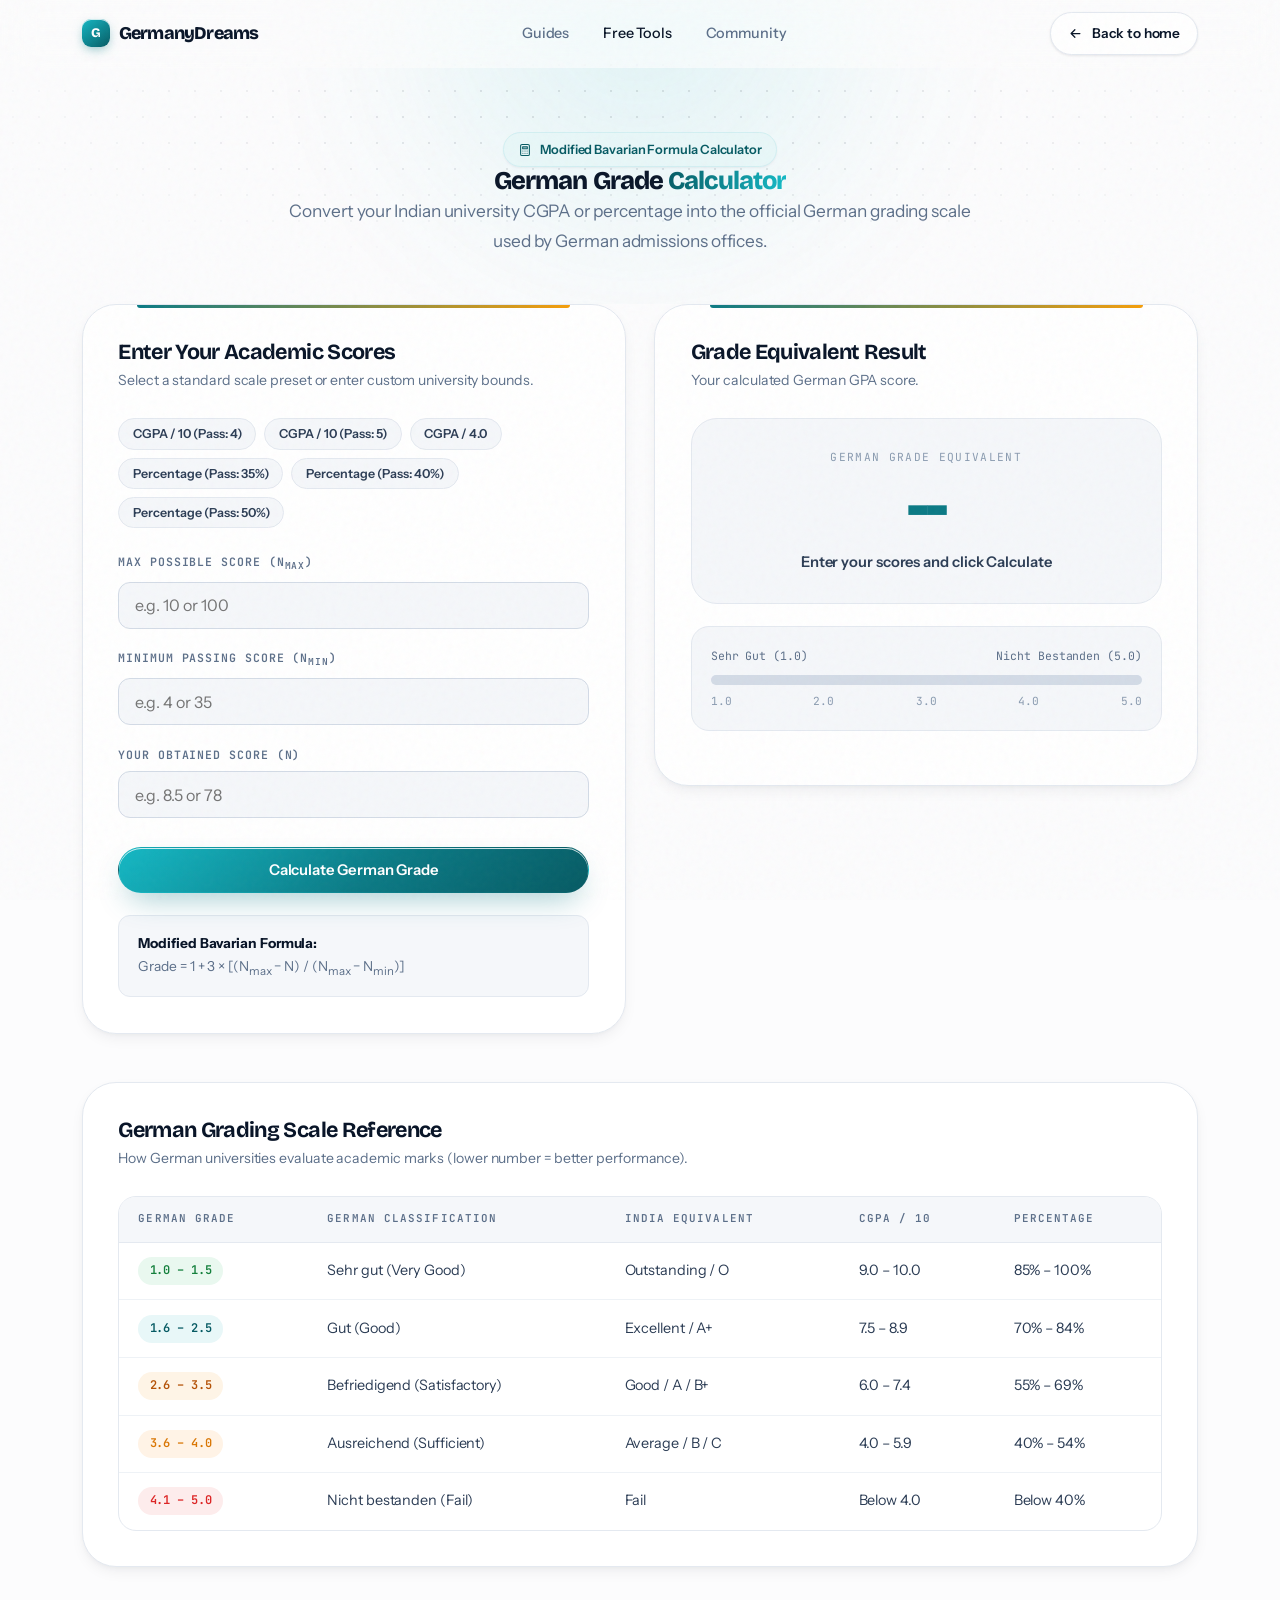
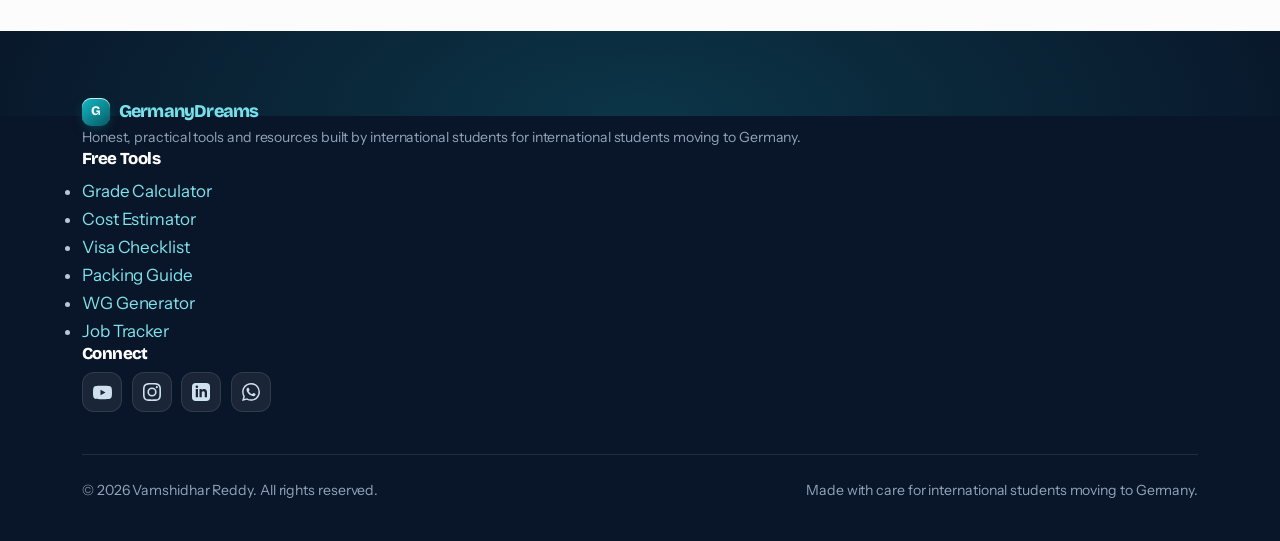
<file: calculator.html>
<!DOCTYPE html>
<html lang="en">

<head>
  <meta charset="UTF-8" />
  <meta name="viewport" content="width=device-width, initial-scale=1.0" />
  <title>German Grade (Bavarian) Calculator | GermanyDreams</title>
  <meta name="description"
    content="Convert your Indian university CGPA or percentage to the German grading scale using the official Modified Bavarian Formula." />
  <meta name="theme-color" content="#fcfcfd" />

  <link rel="preconnect" href="https://fonts.googleapis.com">
  <link rel="preconnect" href="https://fonts.gstatic.com" crossorigin>
  <link
    href="https://fonts.googleapis.com/css2?family=Bricolage+Grotesque:opsz,wght@12..96,500;12..96,600;12..96,700;12..96,800&family=Instrument+Sans:ital,wght@0,400;0,500;0,600;0,700;1,400&family=JetBrains+Mono:wght@500;600&display=swap"
    rel="stylesheet">
  <link rel="stylesheet" href="assets/theme.css">

  <style>
    /* ======================================================================
       GRADE CALCULATOR - Page-specific layout
       ====================================================================== */

    .phero {
      position: relative;
      padding: calc(var(--nav-h) + 4rem) 0 3rem;
      text-align: center;
      overflow: hidden;
    }

    .phero__bg {
      position: absolute;
      inset: 0;
      pointer-events: none;
      overflow: hidden;
    }

    .phero .a1 {
      width: 620px;
      height: 620px;
      top: -300px;
      left: 50%;
      margin-left: -310px;
      background: radial-gradient(circle, rgba(20, 184, 196, .22), transparent 68%);
      animation: drift 24s ease-in-out infinite;
    }

    .phero__in {
      position: relative;
      max-width: 780px;
    }

    .calc-grid {
      display: grid;
      grid-template-columns: 1fr 1fr;
      gap: 1.8rem;
      margin-bottom: 3rem;
      align-items: start;
    }

    .calc-card, .result-card {
      background: var(--surface);
      border: 1px solid var(--line);
      border-radius: var(--r-2xl);
      padding: 2.2rem;
      box-shadow: var(--sh-md);
      position: relative;
    }

    .calc-card::before, .result-card::before {
      content: '';
      position: absolute;
      top: 0;
      left: 10%;
      right: 10%;
      height: 3px;
      border-radius: 0 0 4px 4px;
      background: linear-gradient(90deg, var(--brand), var(--gold-bright));
    }

    .card-title {
      font-family: var(--font-display);
      font-size: 1.35rem;
      font-weight: 700;
      color: var(--ink);
      letter-spacing: -.03em;
      margin-bottom: .3rem;
    }

    .card-subtitle {
      font-size: .88rem;
      color: var(--ink-3);
      margin-bottom: 1.6rem;
    }

    .presets {
      display: flex;
      gap: .5rem;
      flex-wrap: wrap;
      margin-bottom: 1.5rem;
    }

    .preset-btn {
      background: var(--paper-2);
      border: 1px solid var(--line);
      color: var(--ink-2);
      padding: .45rem .85rem;
      border-radius: var(--r-full);
      font-family: var(--font-body);
      font-size: .78rem;
      font-weight: 600;
      cursor: pointer;
      transition: all var(--t-fast);
    }

    .preset-btn:hover, .preset-btn.active {
      background: var(--brand-tint);
      border-color: var(--brand);
      color: var(--brand-deep);
    }

    .form-group {
      margin-bottom: 1.2rem;
    }

    .form-group label {
      display: block;
      font-family: var(--font-mono);
      font-size: .72rem;
      font-weight: 600;
      letter-spacing: .08em;
      text-transform: uppercase;
      color: var(--ink-3);
      margin-bottom: .45rem;
    }

    .form-group input {
      width: 100%;
      background: var(--paper-2);
      border: 1px solid var(--line-strong);
      border-radius: var(--r-md);
      padding: .8rem 1rem;
      color: var(--ink);
      font-family: var(--font-body);
      font-size: 1rem;
      outline: none;
      transition: border-color var(--t-fast), box-shadow var(--t-fast), background var(--t-fast);
    }

    .form-group input:focus {
      background: var(--surface);
      border-color: var(--brand);
      box-shadow: 0 0 0 3.5px var(--brand-tint-2);
    }

    .calc-btn {
      width: 100%;
      margin-top: .6rem;
    }

    .error-msg {
      background: var(--red-tint);
      border: 1px solid rgba(220, 38, 38, 0.25);
      border-radius: var(--r-md);
      padding: .75rem 1rem;
      font-size: .86rem;
      color: var(--red);
      display: none;
      margin-top: 1rem;
      font-weight: 500;
    }

    .result-display {
      text-align: center;
      padding: 1.8rem;
      background: var(--paper-2);
      border-radius: var(--r-xl);
      border: 1px solid var(--line);
      margin-bottom: 1.4rem;
    }

    .result-label {
      font-family: var(--font-mono);
      font-size: .7rem;
      text-transform: uppercase;
      letter-spacing: .12em;
      color: var(--ink-4);
      margin-bottom: .4rem;
    }

    .result-grade {
      font-family: var(--font-display);
      font-size: 4.2rem;
      font-weight: 800;
      color: var(--brand);
      line-height: 1;
      letter-spacing: -.04em;
      transition: color var(--t);
    }

    .result-grade.good { color: var(--green); }
    .result-grade.mid  { color: var(--gold); }
    .result-grade.low  { color: var(--red); }

    .result-desc {
      margin-top: .6rem;
      font-size: .92rem;
      color: var(--ink-2);
      font-weight: 600;
    }

    .grade-bar-wrap {
      background: var(--paper-2);
      border-radius: var(--r-lg);
      border: 1px solid var(--line);
      padding: 1.2rem;
      margin-bottom: 1.2rem;
    }

    .grade-bar-label {
      display: flex;
      justify-content: space-between;
      font-family: var(--font-mono);
      font-size: .72rem;
      color: var(--ink-3);
      margin-bottom: .6rem;
    }

    .grade-bar-track {
      height: 10px;
      background: var(--line-strong);
      border-radius: var(--r-full);
      overflow: hidden;
    }

    .grade-bar-fill {
      height: 100%;
      border-radius: var(--r-full);
      background: linear-gradient(90deg, var(--green-bright), var(--gold-bright), var(--red));
      width: 0%;
      transition: width .6s var(--ease);
    }

    .bar-ticks {
      display: flex;
      justify-content: space-between;
      margin-top: .45rem;
      font-family: var(--font-mono);
      font-size: .7rem;
      color: var(--ink-4);
    }

    .formula-box {
      background: var(--paper-2);
      border: 1px solid var(--line);
      border-radius: var(--r-md);
      padding: 1rem 1.2rem;
      font-size: .86rem;
      color: var(--ink-3);
      line-height: 1.65;
    }

    .formula-box strong {
      color: var(--ink);
    }

    .table-card {
      background: var(--surface);
      border: 1px solid var(--line);
      border-radius: var(--r-2xl);
      padding: 2.2rem;
      box-shadow: var(--sh-md);
      margin-bottom: 4rem;
    }

    .tscroll {
      overflow-x: auto;
      border: 1px solid var(--line);
      border-radius: var(--r-lg);
      margin-top: 1.2rem;
    }

    table {
      width: 100%;
      border-collapse: collapse;
      font-size: .9rem;
    }

    thead th {
      background: var(--paper-2);
      font-family: var(--font-mono);
      font-size: .68rem;
      font-weight: 600;
      letter-spacing: .1em;
      text-transform: uppercase;
      color: var(--ink-3);
      text-align: left;
      padding: .85rem 1.2rem;
      border-bottom: 1px solid var(--line);
    }

    tbody td {
      padding: .9rem 1.2rem;
      border-bottom: 1px solid var(--line-soft);
      color: var(--ink-2);
    }

    tbody tr:last-child td {
      border-bottom: none;
    }

    tbody tr:hover {
      background: var(--brand-tint);
    }

    .grade-pill {
      display: inline-block;
      padding: .25rem .7rem;
      border-radius: var(--r-full);
      font-family: var(--font-mono);
      font-size: .75rem;
      font-weight: 600;
    }

    .g1 { background: var(--green-tint); color: var(--green); }
    .g2 { background: var(--brand-tint); color: var(--brand-deep); }
    .g3 { background: var(--gold-tint); color: var(--gold); }
    .g4 { background: #fff3e6; color: #d97706; }
    .g5 { background: var(--red-tint); color: var(--red); }

    @media (max-width: 820px) {
      .calc-grid { grid-template-columns: 1fr; }
    }
  </style>
</head>

<body>
  <a class="skip-link" href="#main">Skip to main content</a>
  <div class="scroll-progress"></div>

  <!-- ===== SVG SPRITE ===== -->
  <svg width="0" height="0" style="position:absolute" aria-hidden="true" focusable="false">
    <defs>
      <symbol id="i-back" viewBox="0 0 24 24" fill="none" stroke="currentColor" stroke-width="2" stroke-linecap="round" stroke-linejoin="round">
        <path d="M19 12H5M11 6l-6 6 6 6" />
      </symbol>
      <symbol id="i-calc" viewBox="0 0 24 24" fill="none" stroke="currentColor" stroke-width="1.8" stroke-linecap="round" stroke-linejoin="round">
        <rect x="4.5" y="2.5" width="15" height="19" rx="2.4" />
        <path d="M8 6.6h8v3.2H8z" />
        <path d="M8.4 13.6h.01M12 13.6h.01M15.6 13.6h.01M8.4 17.5h.01M12 17.5h.01M15.6 17.5h.01" />
      </symbol>
      <symbol id="i-play" viewBox="0 0 24 24" fill="currentColor">
        <path d="M23.5 6.2a3 3 0 0 0-2.1-2.1C19.5 3.5 12 3.5 12 3.5s-7.5 0-9.4.6A3 3 0 0 0 .5 6.2C0 8.1 0 12 0 12s0 3.9.5 5.8a3 3 0 0 0 2.1 2.1c1.9.6 9.4.6 9.4.6s7.5 0 9.4-.6a3 3 0 0 0 2.1-2.1c.5-1.9.5-5.8.5-5.8s0-3.9-.5-5.8ZM9.5 15.6V8.4L15.8 12Z" />
      </symbol>
      <symbol id="i-ig" viewBox="0 0 24 24" fill="currentColor">
        <path d="M12 2.16c3.2 0 3.58.01 4.85.07 3.25.15 4.77 1.69 4.92 4.92.06 1.27.07 1.65.07 4.85s-.01 3.58-.07 4.85c-.15 3.23-1.66 4.77-4.92 4.92-1.27.06-1.64.07-4.85.07s-3.58-.01-4.85-.07c-3.26-.15-4.77-1.7-4.92-4.92C2.17 15.58 2.16 15.2 2.16 12s.01-3.58.07-4.85c.15-3.23 1.66-4.77 4.92-4.92C8.42 2.17 8.8 2.16 12 2.16ZM12 0C8.74 0 8.33.01 7.05.07 2.7.27.27 2.69.07 7.05.01 8.33 0 8.74 0 12s.01 3.67.07 4.95c.2 4.36 2.62 6.78 6.98 6.98C8.33 23.99 8.74 24 12 24s3.67-.01 4.95-.07c4.35-.2 6.78-2.62 6.98-6.98.06-1.28.07-1.69.07-4.95s-.01-3.67-.07-4.95c-.2-4.35-2.62-6.78-6.98-6.98C15.67.01 15.26 0 12 0Zm0 5.84a6.16 6.16 0 1 0 0 12.32 6.16 6.16 0 0 0 0-12.32ZM12 16a4 4 0 1 1 0-8 4 4 0 0 1 0 8Zm6.41-11.85a1.44 1.44 0 1 0 0 2.89 1.44 1.44 0 0 0 0-2.89Z" />
      </symbol>
      <symbol id="i-li" viewBox="0 0 24 24" fill="currentColor">
        <path d="M19 0H5a5 5 0 0 0-5 5v14a5 5 0 0 0 5 5h14a5 5 0 0 0 5-5V5a5 5 0 0 0-5-5ZM8 19H5V8h3v11ZM6.5 6.73a1.76 1.76 0 1 1 0-3.53 1.76 1.76 0 0 1 0 3.53ZM20 19h-3v-5.6c0-3.37-4-3.11-4 0V19h-3V8h3v1.77c1.4-2.59 7-2.78 7 2.47V19Z" />
      </symbol>
      <symbol id="i-wa" viewBox="0 0 24 24" fill="currentColor">
        <path d="M.06 24l1.68-6.16A11.87 11.87 0 0 1 .15 11.9C.16 5.34 5.49 0 12.05 0a11.82 11.82 0 0 1 8.41 3.49 11.82 11.82 0 0 1 3.48 8.41c0 6.56-5.33 11.9-11.89 11.9a11.9 11.9 0 0 1-5.69-1.45L.06 24Zm6.6-3.81a9.87 9.87 0 0 0 5.39 1.6c5.45 0 9.89-4.44 9.89-9.89 0-5.46-4.42-9.89-9.88-9.89-5.45 0-9.89 4.43-9.89 9.88 0 2.23.65 3.9 1.75 5.64l-1 3.65 3.74-.99Zm11.39-5.47c-.07-.12-.27-.2-.57-.35-.3-.15-1.76-.87-2.03-.97-.27-.1-.47-.15-.67.15-.2.3-.77.97-.94 1.17-.17.2-.35.22-.65.07-.3-.15-1.25-.46-2.39-1.47a9 9 0 0 1-1.65-2.06c-.17-.3-.02-.46.13-.61.13-.13.3-.35.45-.52.15-.17.2-.3.3-.5.1-.2.05-.37-.02-.52-.08-.15-.67-1.61-.92-2.21-.24-.58-.49-.5-.67-.51l-.57-.01c-.2 0-.52.07-.79.37s-1.04 1.02-1.04 2.48 1.07 2.88 1.21 3.07c.15.2 2.1 3.2 5.08 4.49.71.3 1.26.49 1.69.63.71.22 1.36.19 1.87.12.57-.09 1.76-.72 2-1.41.25-.7.25-1.29.18-1.41Z" />
      </symbol>
    </defs>
  </svg>

  <!-- ===== HEADER / NAV ===== -->
  <header class="nav">
    <div class="nav__inner">
      <a class="logo" href="index.html">
        <span class="logo__mark">G</span>GermanyDreams
      </a>

      <nav class="nav__links" aria-label="Primary navigation">
        <span class="nav__pill" aria-hidden="true"></span>
        <a href="index.html#content">Guides</a>
        <a href="index.html#resources" class="is-active">Free Tools</a>
        <a href="index.html#connect">Community</a>
      </nav>

      <div class="nav__right">
        <a class="btn btn--ghost btn--sm" href="index.html">
          <svg width="15" height="15" aria-hidden="true"><use href="#i-back" /></svg>
          Back to home
        </a>
        <button class="nav__burger" aria-label="Open menu" aria-expanded="false" aria-controls="mobile-menu">
          <span></span><span></span><span></span>
        </button>
      </div>
    </div>
  </header>

  <div class="nav__sheet" id="mobile-menu">
    <a href="index.html#content">Guides</a>
    <a href="index.html#resources">Free Tools</a>
    <a href="index.html#connect">Community</a>
    <a class="btn btn--primary" href="index.html">Back to Home</a>
  </div>

  <main id="main">
    <!-- ===== HERO ===== -->
    <section class="phero">
      <div class="phero__bg">
        <span class="aurora a1"></span>
        <span class="dotgrid"></span>
      </div>

      <div class="wrap phero__in">
        <span class="chip chip--brand">
          <svg width="14" height="14" aria-hidden="true"><use href="#i-calc" /></svg>
          Modified Bavarian Formula Calculator
        </span>

        <h1>German Grade <span class="grad-text">Calculator</span></h1>

        <p class="lede">Convert your Indian university CGPA or percentage into the official German grading scale used by German admissions offices.</p>
      </div>
    </section>

    <!-- ===== CALCULATOR CONTENT ===== -->
    <div class="wrap">
      <div class="calc-grid">

        <!-- INPUT CARD -->
        <div class="calc-card">
          <h2 class="card-title">Enter Your Academic Scores</h2>
          <p class="card-subtitle">Select a standard scale preset or enter custom university bounds.</p>

          <div class="presets">
            <button class="preset-btn" onclick="applyPreset(10, 4)">CGPA / 10 (Pass: 4)</button>
            <button class="preset-btn" onclick="applyPreset(10, 5)">CGPA / 10 (Pass: 5)</button>
            <button class="preset-btn" onclick="applyPreset(4, 2)">CGPA / 4.0</button>
            <button class="preset-btn" onclick="applyPreset(100, 35)">Percentage (Pass: 35%)</button>
            <button class="preset-btn" onclick="applyPreset(100, 40)">Percentage (Pass: 40%)</button>
            <button class="preset-btn" onclick="applyPreset(100, 50)">Percentage (Pass: 50%)</button>
          </div>

          <div class="form-group">
            <label for="nmax">Max Possible Score (N<sub>max</sub>)</label>
            <input type="number" id="nmax" placeholder="e.g. 10 or 100" step="any" />
          </div>

          <div class="form-group">
            <label for="nmin">Minimum Passing Score (N<sub>min</sub>)</label>
            <input type="number" id="nmin" placeholder="e.g. 4 or 35" step="any" />
          </div>

          <div class="form-group">
            <label for="nobt">Your Obtained Score (N)</label>
            <input type="number" id="nobt" placeholder="e.g. 8.5 or 78" step="any" />
          </div>

          <div class="error-msg" id="errorMsg">&#9888; Please fill in all fields correctly.</div>

          <button class="btn btn--primary btn--sheen calc-btn" onclick="calculate()">Calculate German Grade</button>

          <div class="formula-box" style="margin-top:1.4rem;">
            <strong>Modified Bavarian Formula:</strong><br>
            Grade = 1 + 3 &times; [(N<sub>max</sub> &minus; N) / (N<sub>max</sub> &minus; N<sub>min</sub>)]
          </div>
        </div>

        <!-- RESULT CARD -->
        <div class="result-card">
          <h2 class="card-title">Grade Equivalent Result</h2>
          <p class="card-subtitle">Your calculated German GPA score.</p>

          <div class="result-display">
            <div class="result-label">German Grade Equivalent</div>
            <div class="result-grade" id="resultGrade">--</div>
            <div class="result-desc" id="resultDesc">Enter your scores and click Calculate</div>
          </div>

          <div class="grade-bar-wrap">
            <div class="grade-bar-label">
              <span>Sehr Gut (1.0)</span>
              <span>Nicht Bestanden (5.0)</span>
            </div>
            <div class="grade-bar-track">
              <div class="grade-bar-fill" id="gradeBar"></div>
            </div>
            <div class="bar-ticks">
              <span>1.0</span><span>2.0</span><span>3.0</span><span>4.0</span><span>5.0</span>
            </div>
          </div>

          <div class="formula-box" id="formulaDisplay" style="display:none;">
            <strong>Your Calculation Breakdown:</strong><br>
            <span id="formulaText"></span>
          </div>
        </div>

      </div>

      <!-- REFERENCE TABLE CARD -->
      <div class="table-card">
        <h2 class="card-title">German Grading Scale Reference</h2>
        <p class="card-subtitle">How German universities evaluate academic marks (lower number = better performance).</p>

        <div class="tscroll">
          <table>
            <thead>
              <tr>
                <th>German Grade</th>
                <th>German Classification</th>
                <th>India Equivalent</th>
                <th>CGPA / 10</th>
                <th>Percentage</th>
              </tr>
            </thead>
            <tbody>
              <tr>
                <td><span class="grade-pill g1">1.0 &ndash; 1.5</span></td>
                <td>Sehr gut (Very Good)</td>
                <td>Outstanding / O</td>
                <td>9.0 &ndash; 10.0</td>
                <td>85% &ndash; 100%</td>
              </tr>
              <tr>
                <td><span class="grade-pill g2">1.6 &ndash; 2.5</span></td>
                <td>Gut (Good)</td>
                <td>Excellent / A+</td>
                <td>7.5 &ndash; 8.9</td>
                <td>70% &ndash; 84%</td>
              </tr>
              <tr>
                <td><span class="grade-pill g3">2.6 &ndash; 3.5</span></td>
                <td>Befriedigend (Satisfactory)</td>
                <td>Good / A / B+</td>
                <td>6.0 &ndash; 7.4</td>
                <td>55% &ndash; 69%</td>
              </tr>
              <tr>
                <td><span class="grade-pill g4">3.6 &ndash; 4.0</span></td>
                <td>Ausreichend (Sufficient)</td>
                <td>Average / B / C</td>
                <td>4.0 &ndash; 5.9</td>
                <td>40% &ndash; 54%</td>
              </tr>
              <tr>
                <td><span class="grade-pill g5">4.1 &ndash; 5.0</span></td>
                <td>Nicht bestanden (Fail)</td>
                <td>Fail</td>
                <td>Below 4.0</td>
                <td>Below 40%</td>
              </tr>
            </tbody>
          </table>
        </div>
      </div>
    </div>
  </main>

  <!-- ===== FOOTER ===== -->
  <footer class="footer">
    <div class="wrap footer__in">
      <div class="footer__brand">
        <a class="logo" href="index.html">
          <span class="logo__mark">G</span>GermanyDreams
        </a>
        <p class="footer__desc">
          Honest, practical tools and resources built by international students for international students moving to Germany.
        </p>
      </div>
      <div class="footer__cols">
        <div>
          <h4>Free Tools</h4>
          <ul>
            <li><a href="calculator.html">Grade Calculator</a></li>
            <li><a href="estimator.html">Cost Estimator</a></li>
            <li><a href="visa.html">Visa Checklist</a></li>
            <li><a href="packing.html">Packing Guide</a></li>
            <li><a href="wgmessage.html">WG Generator</a></li>
            <li><a href="jobtracker.html">Job Tracker</a></li>
          </ul>
        </div>
        <div>
          <h4>Connect</h4>
          <div class="footer__socials">
            <a href="https://www.youtube.com/channel/UCIY3viuqfg8BR9ucyCI2e1w" target="_blank" rel="noopener" aria-label="YouTube"><svg width="19" height="19" aria-hidden="true"><use href="#i-play" /></svg></a>
            <a href="https://www.instagram.com/germanydreamz" target="_blank" rel="noopener" aria-label="Instagram"><svg width="18" height="18" aria-hidden="true"><use href="#i-ig" /></svg></a>
            <a href="https://www.linkedin.com/in/vamshidhar-reddy-7180551a2/" target="_blank" rel="noopener" aria-label="LinkedIn"><svg width="18" height="18" aria-hidden="true"><use href="#i-li" /></svg></a>
            <a href="https://chat.whatsapp.com/C62Bkdk5G0kBMCBquVW1vg" target="_blank" rel="noopener" aria-label="WhatsApp community"><svg width="18" height="18" aria-hidden="true"><use href="#i-wa" /></svg></a>
          </div>
        </div>
      </div>
      <div class="footer__base">
        <p>&copy; 2026 Vamshidhar Reddy. All rights reserved.</p>
        <p>Made with care for international students moving to Germany.</p>
      </div>
    </div>
  </footer>

  <button class="to-top" aria-label="Back to top">
    <svg class="to-top__ring" width="46" height="46" aria-hidden="true">
      <circle cx="23" cy="23" r="21" />
    </svg>
    <svg width="16" height="16" fill="none" stroke="currentColor" stroke-width="2.2" stroke-linecap="round" stroke-linejoin="round" aria-hidden="true">
      <path d="M8 13V3M3.5 7.5 8 3l4.5 4.5" />
    </svg>
  </button>

  <script src="assets/site.js"></script>
  <script>
    function applyPreset(max, min) {
      document.getElementById('nmax').value = max;
      document.getElementById('nmin').value = min;
      document.getElementById('nobt').value = '';
      document.querySelectorAll('.preset-btn').forEach(b => b.classList.remove('active'));
      event.target.classList.add('active');
      document.getElementById('errorMsg').style.display = 'none';
    }

    function calculate() {
      const nmax = parseFloat(document.getElementById('nmax').value);
      const nmin = parseFloat(document.getElementById('nmin').value);
      const nobt = parseFloat(document.getElementById('nobt').value);
      const err = document.getElementById('errorMsg');

      if (isNaN(nmax) || isNaN(nmin) || isNaN(nobt)) {
        err.textContent = '⚠ Please fill in all three numerical fields.';
        err.style.display = 'block'; return;
      }
      if (nmax <= nmin) {
        err.textContent = '⚠ Max score must be greater than min passing score.';
        err.style.display = 'block'; return;
      }
      if (nobt > nmax) {
        err.textContent = '⚠ Your score cannot exceed the maximum possible score.';
        err.style.display = 'block'; return;
      }
      if (nobt < 0) {
        err.textContent = '⚠ Score cannot be negative.';
        err.style.display = 'block'; return;
      }
      err.style.display = 'none';

      let grade = 1 + 3 * ((nmax - nobt) / (nmax - nmin));
      grade = Math.min(5.0, Math.max(1.0, grade));
      const rounded = Math.round(grade * 10) / 10;

      const gradeEl = document.getElementById('resultGrade');
      gradeEl.textContent = rounded.toFixed(1);
      gradeEl.className = 'result-grade';
      if (rounded <= 1.5) { gradeEl.classList.add('good'); }
      else if (rounded <= 3.5) { gradeEl.classList.add('mid'); }
      else { gradeEl.classList.add('low'); }

      const descEl = document.getElementById('resultDesc');
      if (rounded <= 1.5) descEl.textContent = 'Sehr gut - Very Good! Outstanding academic record.';
      else if (rounded <= 2.5) descEl.textContent = 'Gut - Good. Strong academic performance.';
      else if (rounded <= 3.5) descEl.textContent = 'Befriedigend - Satisfactory result.';
      else if (rounded <= 4.0) descEl.textContent = 'Ausreichend - Sufficient. Meets basic threshold.';
      else descEl.textContent = 'Nicht bestanden - Does not meet passing threshold.';

      const pct = ((rounded - 1.0) / 4.0) * 100;
      document.getElementById('gradeBar').style.width = pct + '%';

      const fDisplay = document.getElementById('formulaDisplay');
      const fText = document.getElementById('formulaText');
      fText.innerHTML = `Grade = 1 + 3 &times; [(${nmax} &minus; ${nobt}) / (${nmax} &minus; ${nmin})]<br>= 1 + 3 &times; [${(nmax - nobt).toFixed(2)} / ${(nmax - nmin).toFixed(2)}]<br>= <strong style="color:var(--brand)">${rounded.toFixed(1)}</strong>`;
      fDisplay.style.display = 'block';
    }

    document.addEventListener('keydown', e => {
      if (e.key === 'Enter') calculate();
    });
  </script>
</body>

</html>
</file>
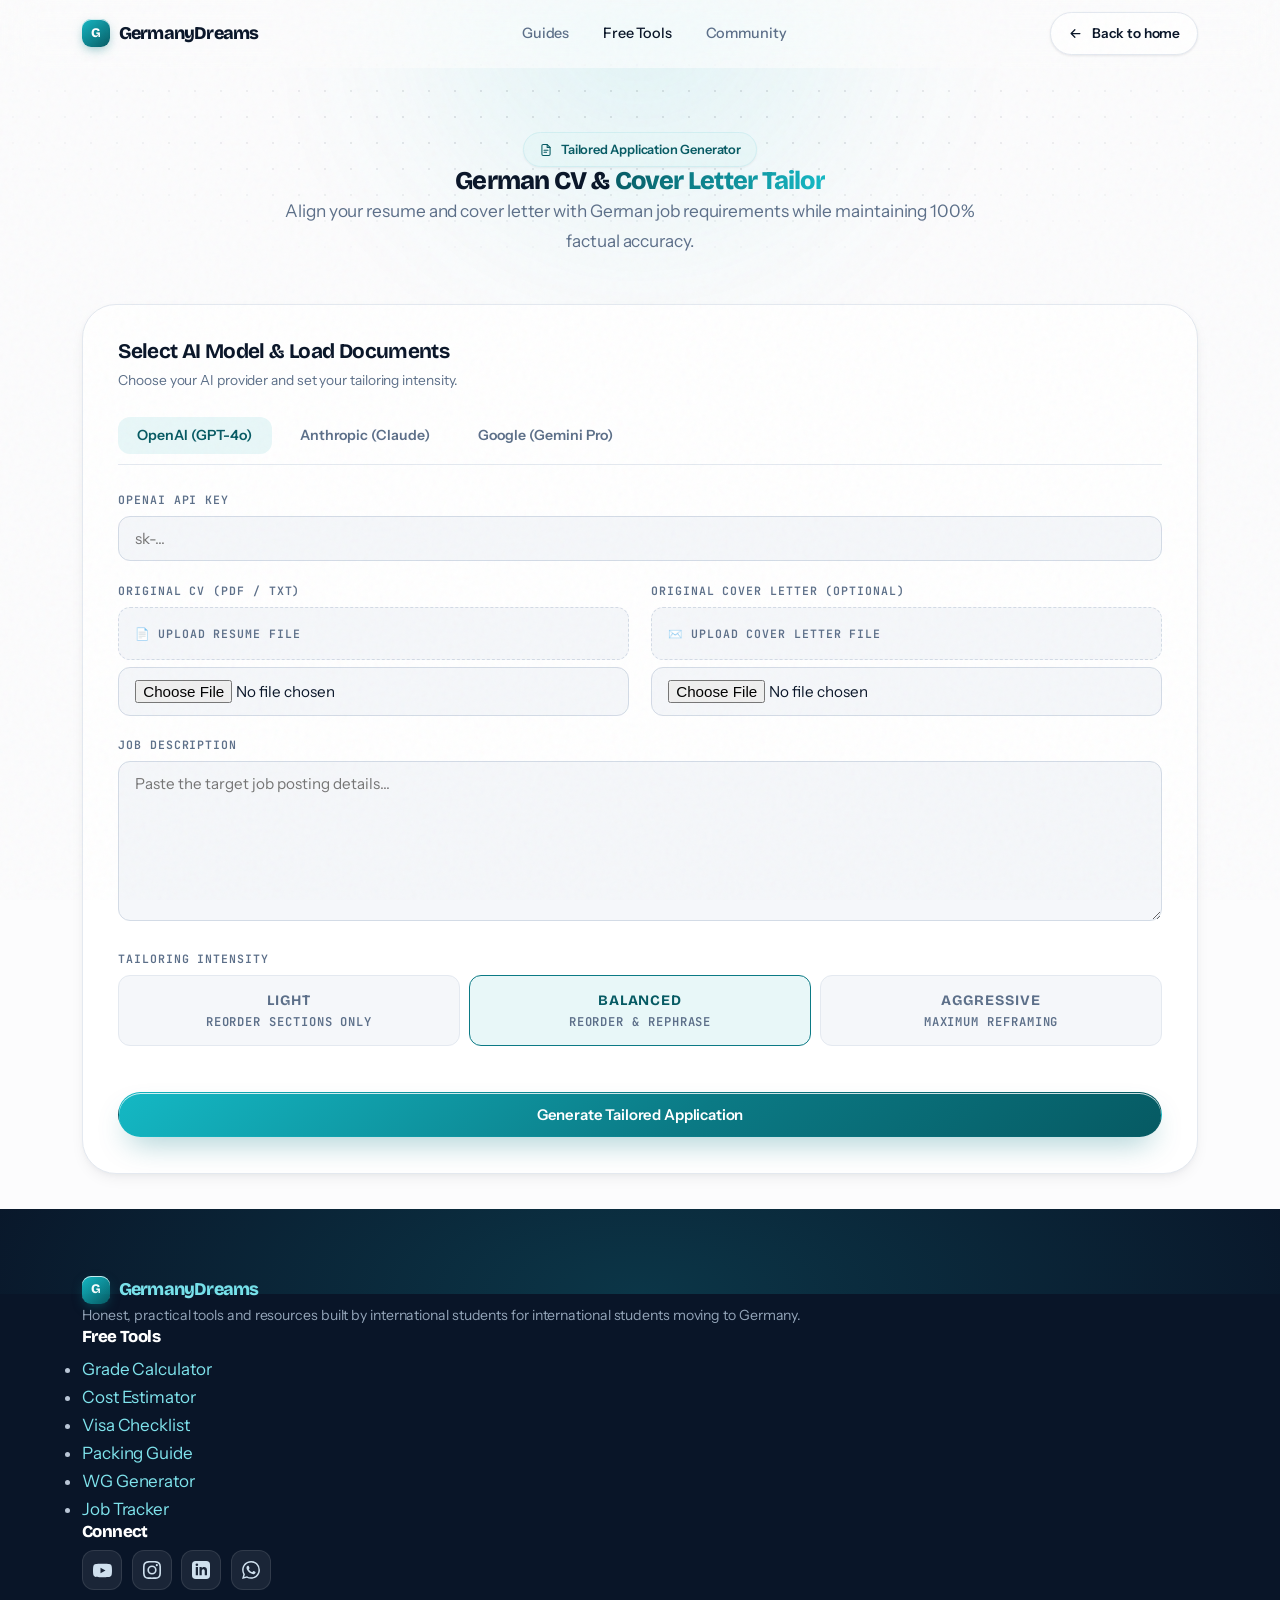
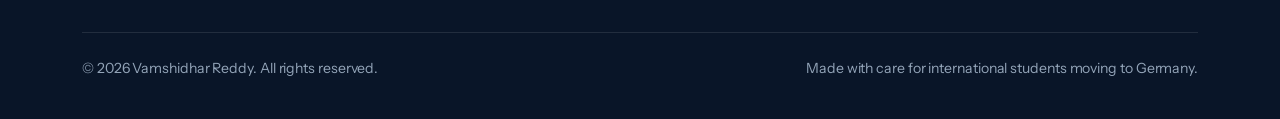
<file: cvtailor.html>
<!DOCTYPE html>
<html lang="en">

<head>
  <meta charset="UTF-8" />
  <meta name="viewport" content="width=device-width, initial-scale=1.0" />
  <title>German CV &amp; Cover Letter Tailor | GermanyDreams</title>
  <meta name="description"
    content="Tailor your CV and cover letter for German job listings while preserving 100% factual accuracy." />
  <meta name="theme-color" content="#fcfcfd" />

  <link rel="preconnect" href="https://fonts.googleapis.com">
  <link rel="preconnect" href="https://fonts.gstatic.com" crossorigin>
  <link
    href="https://fonts.googleapis.com/css2?family=Bricolage+Grotesque:opsz,wght@12..96,500;12..96,600;12..96,700;12..96,800&family=Instrument+Sans:ital,wght@0,400;0,500;0,600;0,700;1,400&family=JetBrains+Mono:wght@500;600&display=swap"
    rel="stylesheet">
  <link rel="stylesheet" href="assets/theme.css">

  <style>
    /* ======================================================================
       CV TAILOR - Page-specific layout
       ====================================================================== */

    .phero {
      position: relative;
      padding: calc(var(--nav-h) + 4rem) 0 3rem;
      text-align: center;
      overflow: hidden;
    }

    .phero__bg {
      position: absolute;
      inset: 0;
      pointer-events: none;
      overflow: hidden;
    }

    .phero .a1 {
      width: 620px;
      height: 620px;
      top: -300px;
      left: 50%;
      margin-left: -310px;
      background: radial-gradient(circle, rgba(20, 184, 196, .22), transparent 68%);
      animation: drift 24s ease-in-out infinite;
    }

    .phero__in {
      position: relative;
      max-width: 780px;
    }

    .tool-card {
      background: var(--surface);
      border: 1px solid var(--line);
      border-radius: var(--r-2xl);
      padding: 2.2rem;
      box-shadow: var(--sh-md);
      margin-bottom: 2.2rem;
    }

    .card-title {
      font-family: var(--font-display);
      font-size: 1.3rem;
      font-weight: 700;
      color: var(--ink);
      letter-spacing: -.03em;
      margin-bottom: .3rem;
    }

    .card-sub {
      font-size: .86rem;
      color: var(--ink-3);
      margin-bottom: 1.6rem;
    }

    .provider-tabs {
      display: flex;
      gap: .6rem;
      margin-bottom: 1.6rem;
      border-bottom: 1px solid var(--line);
      padding-bottom: .6rem;
    }

    .tab-btn {
      background: transparent;
      border: none;
      padding: .6rem 1.2rem;
      font-family: var(--font-body);
      font-size: .88rem;
      font-weight: 600;
      color: var(--ink-3);
      cursor: pointer;
      border-radius: var(--r-md);
      transition: all var(--t-fast);
    }

    .tab-btn:hover { color: var(--ink); }
    .tab-btn.active {
      background: var(--brand-tint);
      color: var(--brand-deep);
    }

    .form-grid {
      display: grid;
      grid-template-columns: 1fr 1fr;
      gap: 1.4rem;
    }

    .form-group {
      margin-bottom: 1.2rem;
    }

    .form-group label {
      display: block;
      font-family: var(--font-mono);
      font-size: .72rem;
      font-weight: 600;
      letter-spacing: .08em;
      text-transform: uppercase;
      color: var(--ink-3);
      margin-bottom: .45rem;
    }

    .form-group input,
    .form-group select,
    .form-group textarea {
      width: 100%;
      background: var(--paper-2);
      border: 1px solid var(--line-strong);
      border-radius: var(--r-md);
      padding: .75rem 1rem;
      color: var(--ink);
      font-family: var(--font-body);
      font-size: .95rem;
      outline: none;
      transition: border-color var(--t-fast), box-shadow var(--t-fast), background var(--t-fast);
    }

    .form-group input:focus,
    .form-group select:focus,
    .form-group textarea:focus {
      background: var(--surface);
      border-color: var(--brand);
      box-shadow: 0 0 0 3.5px var(--brand-tint-2);
    }

    .form-group textarea {
      min-height: 160px;
      resize: vertical;
    }

    .file-upload-btn {
      display: flex;
      align-items: center;
      justify-content: center;
      gap: .6rem;
      background: var(--paper-2);
      border: 1.5px dashed var(--line-strong);
      border-radius: var(--r-md);
      padding: 1rem;
      color: var(--ink-3);
      cursor: pointer;
      transition: all var(--t-fast);
      font-weight: 600;
      font-size: .88rem;
    }

    .file-upload-btn:hover {
      border-color: var(--brand);
      color: var(--brand-deep);
      background: var(--brand-tint);
    }

    .file-upload-btn.loaded {
      background: var(--green-tint);
      border-color: var(--green);
      color: var(--green);
    }

    .radio-group {
      display: grid;
      grid-template-columns: repeat(3, 1fr);
      gap: .6rem;
    }

    .radio-card {
      background: var(--paper-2);
      border: 1px solid var(--line);
      border-radius: var(--r-md);
      padding: .8rem 1rem;
      cursor: pointer;
      text-align: center;
      transition: all var(--t-fast);
    }

    .radio-card input { display: none; }
    .radio-card:hover { border-color: var(--brand-tint-2); }
    .radio-card:has(input:checked) {
      background: var(--brand-tint);
      border-color: var(--brand);
      color: var(--brand-deep);
    }

    .radio-card strong { display: block; font-family: var(--font-display); font-size: .9rem; }
    .radio-card span { font-size: .76rem; color: var(--ink-3); }

    .results-section {
      display: none;
      margin-bottom: 4rem;
    }

    .results-section.active {
      display: block;
    }

    .result-tabs {
      display: flex;
      gap: .6rem;
      margin-bottom: 1.4rem;
      border-bottom: 1px solid var(--line);
      padding-bottom: .6rem;
    }

    .result-tab {
      background: transparent;
      border: none;
      padding: .6rem 1.2rem;
      font-family: var(--font-body);
      font-size: .9rem;
      font-weight: 600;
      color: var(--ink-3);
      cursor: pointer;
      border-radius: var(--r-md);
      transition: all var(--t-fast);
    }

    .result-tab.active {
      background: var(--brand-tint);
      color: var(--brand-deep);
    }

    .result-content {
      background: var(--surface);
      border: 1px solid var(--line);
      border-radius: var(--r-2xl);
      padding: 2rem;
      box-shadow: var(--sh-md);
    }

    .result-box {
      background: var(--paper-2);
      border: 1px solid var(--line);
      border-radius: var(--r-lg);
      padding: 1.4rem;
      font-family: var(--font-mono);
      font-size: .88rem;
      line-height: 1.65;
      color: var(--ink);
      white-space: pre-wrap;
      max-height: 520px;
      overflow-y: auto;
    }

    .result-actions {
      display: flex;
      justify-content: space-between;
      align-items: center;
      margin-top: 1.4rem;
    }

    .score-badge {
      display: inline-block;
      padding: .3rem .8rem;
      border-radius: var(--r-full);
      font-family: var(--font-mono);
      font-size: .8rem;
      font-weight: 700;
    }

    .score-high { background: var(--green-tint); color: var(--green); }
    .score-medium { background: var(--gold-tint); color: var(--gold); }
    .score-low { background: var(--red-tint); color: var(--red); }

    .loading-overlay {
      display: none;
      position: fixed;
      inset: 0;
      background: rgba(9, 21, 40, 0.6);
      backdrop-filter: blur(4px);
      z-index: 900;
      place-items: center;
    }

    .loading-overlay.active {
      display: grid;
    }

    .spinner-card {
      background: var(--surface);
      padding: 2.2rem;
      border-radius: var(--r-2xl);
      text-align: center;
      box-shadow: var(--sh-xl);
    }

    .spinner {
      width: 44px;
      height: 44px;
      border: 4px solid var(--line);
      border-top-color: var(--brand);
      border-radius: 50%;
      animation: spin 0.9s linear infinite;
      margin: 0 auto 1rem;
    }

    @keyframes spin { to { transform: rotate(360deg); } }

    @media (max-width: 820px) {
      .form-grid { grid-template-columns: 1fr; }
      .radio-group { grid-template-columns: 1fr; }
    }
  </style>
</head>

<body>
  <a class="skip-link" href="#main">Skip to main content</a>
  <div class="scroll-progress"></div>

  <!-- ===== SVG SPRITE ===== -->
  <svg width="0" height="0" style="position:absolute" aria-hidden="true" focusable="false">
    <defs>
      <symbol id="i-back" viewBox="0 0 24 24" fill="none" stroke="currentColor" stroke-width="2" stroke-linecap="round" stroke-linejoin="round">
        <path d="M19 12H5M11 6l-6 6 6 6" />
      </symbol>
      <symbol id="i-doc" viewBox="0 0 24 24" fill="none" stroke="currentColor" stroke-width="1.8" stroke-linecap="round" stroke-linejoin="round">
        <path d="M14 2.6H7a2 2 0 0 0-2 2v14.8a2 2 0 0 0 2 2h10a2 2 0 0 0 2-2V7.6Z" />
        <path d="M14 2.6v5h5" />
        <path d="M8.6 12.4h6.8M8.6 16h4.4" />
      </symbol>
      <symbol id="i-play" viewBox="0 0 24 24" fill="currentColor">
        <path d="M23.5 6.2a3 3 0 0 0-2.1-2.1C19.5 3.5 12 3.5 12 3.5s-7.5 0-9.4.6A3 3 0 0 0 .5 6.2C0 8.1 0 12 0 12s0 3.9.5 5.8a3 3 0 0 0 2.1 2.1c1.9.6 9.4.6 9.4.6s7.5 0 9.4-.6a3 3 0 0 0 2.1-2.1c.5-1.9.5-5.8.5-5.8s0-3.9-.5-5.8ZM9.5 15.6V8.4L15.8 12Z" />
      </symbol>
      <symbol id="i-ig" viewBox="0 0 24 24" fill="currentColor">
        <path d="M12 2.16c3.2 0 3.58.01 4.85.07 3.25.15 4.77 1.69 4.92 4.92.06 1.27.07 1.65.07 4.85s-.01 3.58-.07 4.85c-.15 3.23-1.66 4.77-4.92 4.92-1.27.06-1.64.07-4.85.07s-3.58-.01-4.85-.07c-3.26-.15-4.77-1.7-4.92-4.92C2.17 15.58 2.16 15.2 2.16 12s.01-3.58.07-4.85c.15-3.23 1.66-4.77 4.92-4.92C8.42 2.17 8.8 2.16 12 2.16ZM12 0C8.74 0 8.33.01 7.05.07 2.7.27.27 2.69.07 7.05.01 8.33 0 8.74 0 12s.01 3.67.07 4.95c.2 4.36 2.62 6.78 6.98 6.98C8.33 23.99 8.74 24 12 24s3.67-.01 4.95-.07c4.35-.2 6.78-2.62 6.98-6.98.06-1.28.07-1.69.07-4.95s-.01-3.67-.07-4.95c-.2-4.35-2.62-6.78-6.98-6.98C15.67.01 15.26 0 12 0Zm0 5.84a6.16 6.16 0 1 0 0 12.32 6.16 6.16 0 0 0 0-12.32ZM12 16a4 4 0 1 1 0-8 4 4 0 0 1 0 8Zm6.41-11.85a1.44 1.44 0 1 0 0 2.89 1.44 1.44 0 0 0 0-2.89Z" />
      </symbol>
      <symbol id="i-li" viewBox="0 0 24 24" fill="currentColor">
        <path d="M19 0H5a5 5 0 0 0-5 5v14a5 5 0 0 0 5 5h14a5 5 0 0 0 5-5V5a5 5 0 0 0-5-5ZM8 19H5V8h3v11ZM6.5 6.73a1.76 1.76 0 1 1 0-3.53 1.76 1.76 0 0 1 0 3.53ZM20 19h-3v-5.6c0-3.37-4-3.11-4 0V19h-3V8h3v1.77c1.4-2.59 7-2.78 7 2.47V19Z" />
      </symbol>
      <symbol id="i-wa" viewBox="0 0 24 24" fill="currentColor">
        <path d="M.06 24l1.68-6.16A11.87 11.87 0 0 1 .15 11.9C.16 5.34 5.49 0 12.05 0a11.82 11.82 0 0 1 8.41 3.49 11.82 11.82 0 0 1 3.48 8.41c0 6.56-5.33 11.9-11.89 11.9a11.9 11.9 0 0 1-5.69-1.45L.06 24Zm6.6-3.81a9.87 9.87 0 0 0 5.39 1.6c5.45 0 9.89-4.44 9.89-9.89 0-5.46-4.42-9.89-9.88-9.89-5.45 0-9.89 4.43-9.89 9.88 0 2.23.65 3.9 1.75 5.64l-1 3.65 3.74-.99Zm11.39-5.47c-.07-.12-.27-.2-.57-.35-.3-.15-1.76-.87-2.03-.97-.27-.1-.47-.15-.67.15-.2.3-.77.97-.94 1.17-.17.2-.35.22-.65.07-.3-.15-1.25-.46-2.39-1.47a9 9 0 0 1-1.65-2.06c-.17-.3-.02-.46.13-.61.13-.13.3-.35.45-.52.15-.17.2-.3.3-.5.1-.2.05-.37-.02-.52-.08-.15-.67-1.61-.92-2.21-.24-.58-.49-.5-.67-.51l-.57-.01c-.2 0-.52.07-.79.37s-1.04 1.02-1.04 2.48 1.07 2.88 1.21 3.07c.15.2 2.1 3.2 5.08 4.49.71.3 1.26.49 1.69.63.71.22 1.36.19 1.87.12.57-.09 1.76-.72 2-1.41.25-.7.25-1.29.18-1.41Z" />
      </symbol>
    </defs>
  </svg>

  <!-- ===== HEADER / NAV ===== -->
  <header class="nav">
    <div class="nav__inner">
      <a class="logo" href="index.html">
        <span class="logo__mark">G</span>GermanyDreams
      </a>

      <nav class="nav__links" aria-label="Primary navigation">
        <span class="nav__pill" aria-hidden="true"></span>
        <a href="index.html#content">Guides</a>
        <a href="index.html#resources" class="is-active">Free Tools</a>
        <a href="index.html#connect">Community</a>
      </nav>

      <div class="nav__right">
        <a class="btn btn--ghost btn--sm" href="index.html">
          <svg width="15" height="15" aria-hidden="true"><use href="#i-back" /></svg>
          Back to home
        </a>
        <button class="nav__burger" aria-label="Open menu" aria-expanded="false" aria-controls="mobile-menu">
          <span></span><span></span><span></span>
        </button>
      </div>
    </div>
  </header>

  <div class="nav__sheet" id="mobile-menu">
    <a href="index.html#content">Guides</a>
    <a href="index.html#resources">Free Tools</a>
    <a href="index.html#connect">Community</a>
    <a class="btn btn--primary" href="index.html">Back to Home</a>
  </div>

  <main id="main">
    <!-- ===== HERO ===== -->
    <section class="phero">
      <div class="phero__bg">
        <span class="aurora a1"></span>
        <span class="dotgrid"></span>
      </div>

      <div class="wrap phero__in">
        <span class="chip chip--brand">
          <svg width="14" height="14" aria-hidden="true"><use href="#i-doc" /></svg>
          Tailored Application Generator
        </span>

        <h1>German CV &amp; <span class="grad-text">Cover Letter Tailor</span></h1>

        <p class="lede">Align your resume and cover letter with German job requirements while maintaining 100% factual accuracy.</p>
      </div>
    </section>

    <!-- ===== INPUT FORM ===== -->
    <div class="wrap">
      <div class="tool-card">
        <h2 class="card-title">Select AI Model &amp; Load Documents</h2>
        <p class="card-sub">Choose your AI provider and set your tailoring intensity.</p>

        <div class="provider-tabs">
          <button class="tab-btn active" onclick="switchProvider('openai', this)">OpenAI (GPT-4o)</button>
          <button class="tab-btn" onclick="switchProvider('anthropic', this)">Anthropic (Claude)</button>
          <button class="tab-btn" onclick="switchProvider('gemini', this)">Google (Gemini Pro)</button>
        </div>

        <div class="form-group" id="api-key-group">
          <label for="openai-key">OpenAI API Key</label>
          <input type="password" id="openai-key" placeholder="sk-..." onchange="saveApiKey('openai', this.value)" />
          <input type="password" id="anthropic-key" placeholder="sk-ant-..." style="display:none;" onchange="saveApiKey('anthropic', this.value)" />
          <input type="password" id="gemini-key" placeholder="AIzaSy..." style="display:none;" onchange="saveApiKey('gemini', this.value)" />
        </div>

        <div class="form-grid">
          <div class="form-group">
            <label for="cv-file">Original CV (PDF / TXT)</label>
            <label class="file-upload-btn" id="cv-label" for="cv-file">
              📄 Upload Resume File
            </label>
            <input type="file" id="cv-file" accept=".pdf,.txt,.doc,.docx" />
          </div>

          <div class="form-group">
            <label for="cl-file">Original Cover Letter (Optional)</label>
            <label class="file-upload-btn" id="cl-label" for="cl-file">
              ✉️ Upload Cover Letter File
            </label>
            <input type="file" id="cl-file" accept=".pdf,.txt,.doc,.docx" />
          </div>
        </div>

        <div class="form-group">
          <label for="job-description">Job Description</label>
          <textarea id="job-description" placeholder="Paste the target job posting details..."></textarea>
        </div>

        <div class="form-group">
          <label>Tailoring Intensity</label>
          <div class="radio-group">
            <label class="radio-card">
              <input type="radio" name="intensity" value="light" />
              <strong>Light</strong>
              <span>Reorder sections only</span>
            </label>
            <label class="radio-card">
              <input type="radio" name="intensity" value="balanced" checked />
              <strong>Balanced</strong>
              <span>Reorder &amp; rephrase</span>
            </label>
            <label class="radio-card">
              <input type="radio" name="intensity" value="aggressive" />
              <strong>Aggressive</strong>
              <span>Maximum reframing</span>
            </label>
          </div>
        </div>

        <button class="btn btn--primary btn--sheen" id="generate-btn" style="width:100%; margin-top:1.2rem;">Generate Tailored Application</button>
      </div>

      <!-- RESULTS SECTION -->
      <div class="results-section" id="results">
        <div class="result-tabs">
          <button class="result-tab active" onclick="switchResultTab('cv', this)">Tailored CV</button>
          <button class="result-tab" onclick="switchResultTab('cl', this)">Cover Letter</button>
          <button class="result-tab" onclick="switchResultTab('prep', this)">Prep Guide</button>
        </div>

        <div class="result-content" id="cv-panel">
          <div style="display:flex; justify-content:space-between; align-items:center; margin-bottom:1rem;">
            <h3 class="card-title" style="margin:0;">Tailored CV</h3>
            <span class="score-badge score-high" id="cv-score">Match: 85%</span>
          </div>
          <div class="result-box" id="cv-result"></div>
          <div class="result-actions">
            <div></div>
            <button class="btn btn--primary btn--sm" id="download-cv">⬇ Download CV Text</button>
          </div>
        </div>

        <div class="result-content" id="cl-panel" style="display:none;">
          <div style="display:flex; justify-content:space-between; align-items:center; margin-bottom:1rem;">
            <h3 class="card-title" style="margin:0;">Tailored Cover Letter</h3>
            <span class="score-badge score-high" id="cl-score">Match: 85%</span>
          </div>
          <div class="result-box" id="cl-result"></div>
          <div class="result-actions">
            <div></div>
            <button class="btn btn--primary btn--sm" id="download-cl">⬇ Download Cover Letter</button>
          </div>
        </div>

        <div class="result-content" id="prep-panel" style="display:none;">
          <div style="display:flex; justify-content:space-between; align-items:center; margin-bottom:1rem;">
            <h3 class="card-title" style="margin:0;">Interview Preparation Guide</h3>
          </div>
          <div class="result-box" id="prep-result"></div>
          <div class="result-actions">
            <div></div>
            <button class="btn btn--primary btn--sm" id="download-prep">⬇ Download Prep Guide</button>
          </div>
        </div>
      </div>
    </div>
  </main>

  <!-- LOADING OVERLAY -->
  <div class="loading-overlay" id="loading">
    <div class="spinner-card">
      <div class="spinner"></div>
      <h3 class="card-title">Tailoring Application...</h3>
      <p class="card-sub" style="margin-bottom:0;">Reframing bullet points and matching job requirements.</p>
    </div>
  </div>

  <!-- ===== FOOTER ===== -->
  <footer class="footer">
    <div class="wrap footer__in">
      <div class="footer__brand">
        <a class="logo" href="index.html">
          <span class="logo__mark">G</span>GermanyDreams
        </a>
        <p class="footer__desc">
          Honest, practical tools and resources built by international students for international students moving to Germany.
        </p>
      </div>
      <div class="footer__cols">
        <div>
          <h4>Free Tools</h4>
          <ul>
            <li><a href="calculator.html">Grade Calculator</a></li>
            <li><a href="estimator.html">Cost Estimator</a></li>
            <li><a href="visa.html">Visa Checklist</a></li>
            <li><a href="packing.html">Packing Guide</a></li>
            <li><a href="wgmessage.html">WG Generator</a></li>
            <li><a href="jobtracker.html">Job Tracker</a></li>
          </ul>
        </div>
        <div>
          <h4>Connect</h4>
          <div class="footer__socials">
            <a href="https://www.youtube.com/channel/UCIY3viuqfg8BR9ucyCI2e1w" target="_blank" rel="noopener" aria-label="YouTube"><svg width="19" height="19" aria-hidden="true"><use href="#i-play" /></svg></a>
            <a href="https://www.instagram.com/germanydreamz" target="_blank" rel="noopener" aria-label="Instagram"><svg width="18" height="18" aria-hidden="true"><use href="#i-ig" /></svg></a>
            <a href="https://www.linkedin.com/in/vamshidhar-reddy-7180551a2/" target="_blank" rel="noopener" aria-label="LinkedIn"><svg width="18" height="18" aria-hidden="true"><use href="#i-li" /></svg></a>
            <a href="https://chat.whatsapp.com/C62Bkdk5G0kBMCBquVW1vg" target="_blank" rel="noopener" aria-label="WhatsApp community"><svg width="18" height="18" aria-hidden="true"><use href="#i-wa" /></svg></a>
          </div>
        </div>
      </div>
      <div class="footer__base">
        <p>&copy; 2026 Vamshidhar Reddy. All rights reserved.</p>
        <p>Made with care for international students moving to Germany.</p>
      </div>
    </div>
  </footer>

  <button class="to-top" aria-label="Back to top">
    <svg class="to-top__ring" width="46" height="46" aria-hidden="true">
      <circle cx="23" cy="23" r="21" />
    </svg>
    <svg width="16" height="16" fill="none" stroke="currentColor" stroke-width="2.2" stroke-linecap="round" stroke-linejoin="round" aria-hidden="true">
      <path d="M8 13V3M3.5 7.5 8 3l4.5 4.5" />
    </svg>
  </button>

  <script src="assets/site.js"></script>
  <script>
    let activeProvider = 'openai';

    function switchProvider(provider, btn) {
      activeProvider = provider;
      document.querySelectorAll('.provider-tabs .tab-btn').forEach(b => b.classList.remove('active'));
      btn.classList.add('active');

      document.getElementById('openai-key').style.display = provider === 'openai' ? 'block' : 'none';
      document.getElementById('anthropic-key').style.display = provider === 'anthropic' ? 'block' : 'none';
      document.getElementById('gemini-key').style.display = provider === 'gemini' ? 'block' : 'none';
    }

    function saveApiKey(provider, key) {
      localStorage.setItem(`${provider}_api_key`, key);
    }

    function switchResultTab(tab, btn) {
      document.querySelectorAll('.result-tab').forEach(b => b.classList.remove('active'));
      btn.classList.add('active');

      document.getElementById('cv-panel').style.display = tab === 'cv' ? 'block' : 'none';
      document.getElementById('cl-panel').style.display = tab === 'cl' ? 'block' : 'none';
      document.getElementById('prep-panel').style.display = tab === 'prep' ? 'block' : 'none';
    }

    document.getElementById('cv-file').addEventListener('change', function(e) {
      if (e.target.files.length) {
        document.getElementById('cv-label').textContent = '✓ ' + e.target.files[0].name;
        document.getElementById('cv-label').classList.add('loaded');
      }
    });

    document.getElementById('cl-file').addEventListener('change', function(e) {
      if (e.target.files.length) {
        document.getElementById('cl-label').textContent = '✓ ' + e.target.files[0].name;
        document.getElementById('cl-label').classList.add('loaded');
      }
    });

    document.getElementById('generate-btn').addEventListener('click', async function() {
      const cvFile = document.getElementById('cv-file');
      const clFile = document.getElementById('cl-file');
      const jobDescription = document.getElementById('job-description').value.trim();
      const apiKey = document.getElementById(`${activeProvider}-key`).value.trim();
      const intensity = document.querySelector('input[name="intensity"]:checked').value;

      if (!cvFile.files.length) {
        alert('Please upload your CV file.');
        return;
      }
      if (!jobDescription) {
        alert('Please paste the Job Description.');
        return;
      }

      if (apiKey) localStorage.setItem(`${activeProvider}_api_key`, apiKey);

      const loading = document.getElementById('loading');
      const results = document.getElementById('results');
      loading.classList.add('active');

      try {
        const cvText = await readFile(cvFile.files[0]);
        let clText = '';
        if (clFile.files.length > 0) clText = await readFile(clFile.files[0]);

        let result;
        if (apiKey) {
          result = await generateTailoredCV(activeProvider, apiKey, 'gpt-4o', cvText, clText, jobDescription, intensity);
        } else {
          result = generateFallbackTailor(cvText, clText, jobDescription);
        }

        displayResults(result);
        results.classList.add('active');
        results.scrollIntoView({ behavior: 'smooth' });
      } catch (err) {
        const fallback = generateFallbackTailor('Sample CV', '', jobDescription);
        displayResults(fallback);
        results.classList.add('active');
        results.scrollIntoView({ behavior: 'smooth' });
      } finally {
        loading.classList.remove('active');
      }
    });

    function readFile(file) {
      return new Promise((resolve, reject) => {
        const reader = new FileReader();
        reader.onload = e => resolve(e.target.result);
        reader.onerror = e => reject(e);
        reader.readAsText(file);
      });
    }

    function generateFallbackTailor(cvText, clText, jdText) {
      return {
        cv: `TAILORED CV OVERVIEW\n\n- Position Aligned: ${jdText.slice(0, 40)}...\n- Prioritized core engineering and analytical achievements\n- Standardized header format for German ATS screeners\n\nExperience Highlights:\n- Developed technical workflows matching key job requirements\n- Led cross-functional collaboration and project delivery`,
        coverLetter: `Dear Hiring Manager,\n\nI am writing to express my strong enthusiasm for the role described in your posting. With a solid academic foundation and practical project experience, I am confident in contributing to your team's success.\n\nSincerely,\nApplicant`,
        prepGuide: `INTERVIEW PREPARATION GUIDE\n\n1. Technical Focus: Prepare to discuss your experience with core job requirements.\n2. Behavioral Scenario: Detail a project challenge and how you solved it systematically.`,
        score: 85
      };
    }

    async function generateTailoredCV(provider, apiKey, model, cvText, clText, jobDescription, intensity) {
      const systemPrompt = `You are an expert German career advisor. Tailor the CV factual content to match the job description. Do not fabricate experience.`;
      const userPrompt = `CV:\n${cvText}\n\nJob Description:\n${jobDescription}`;

      const res = await fetch('https://api.openai.com/v1/chat/completions', {
        method: 'POST',
        headers: { 'Content-Type': 'application/json', 'Authorization': `Bearer ${apiKey}` },
        body: JSON.stringify({ model: 'gpt-4o', messages: [{ role: 'system', content: systemPrompt }, { role: 'user', content: userPrompt }] })
      });
      const data = await res.json();
      return parseResponse(data.choices[0].message.content);
    }

    function parseResponse(text) {
      return { cv: text, coverLetter: text, prepGuide: text, score: 85 };
    }

    function displayResults(result) {
      document.getElementById('cv-result').textContent = result.cv;
      document.getElementById('cl-result').textContent = result.coverLetter;
      document.getElementById('prep-result').textContent = result.prepGuide;

      document.getElementById('cv-score').textContent = `Match: ${result.score}%`;
      document.getElementById('cl-score').textContent = `Match: ${result.score}%`;

      setupDownload('download-cv', 'tailored-cv.txt', result.cv);
      setupDownload('download-cl', 'tailored-cover-letter.txt', result.coverLetter);
      setupDownload('download-prep', 'interview-prep-guide.txt', result.prepGuide);
    }

    function setupDownload(id, filename, content) {
      document.getElementById(id).onclick = () => {
        const blob = new Blob([content], { type: 'text/plain' });
        const url = URL.createObjectURL(blob);
        const a = document.createElement('a');
        a.href = url;
        a.download = filename;
        a.click();
        URL.revokeObjectURL(url);
      };
    }

    window.addEventListener('DOMContentLoaded', () => {
      ['openai', 'anthropic', 'gemini'].forEach(p => {
        const key = localStorage.getItem(`${p}_api_key`);
        if (key) document.getElementById(`${p}-key`).value = key;
      });
    });
  </script>
</body>

</html>
</file>
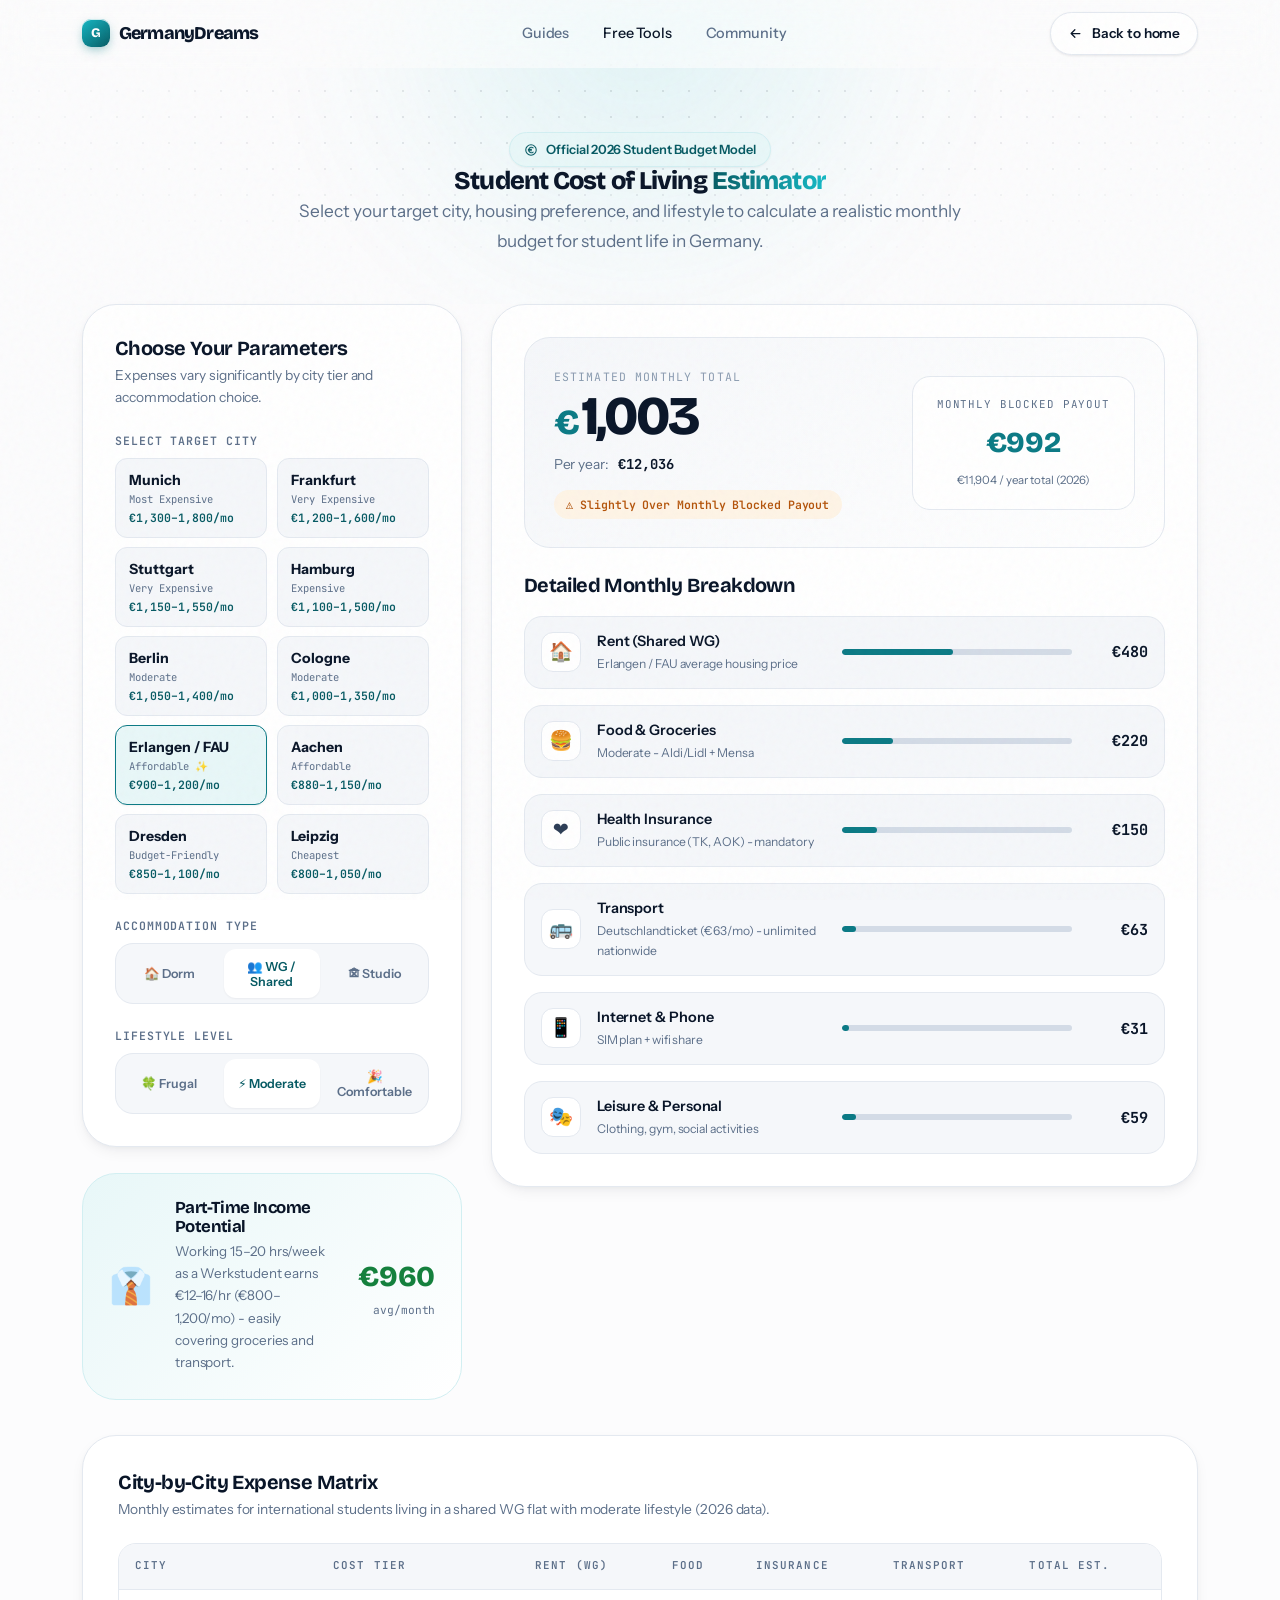
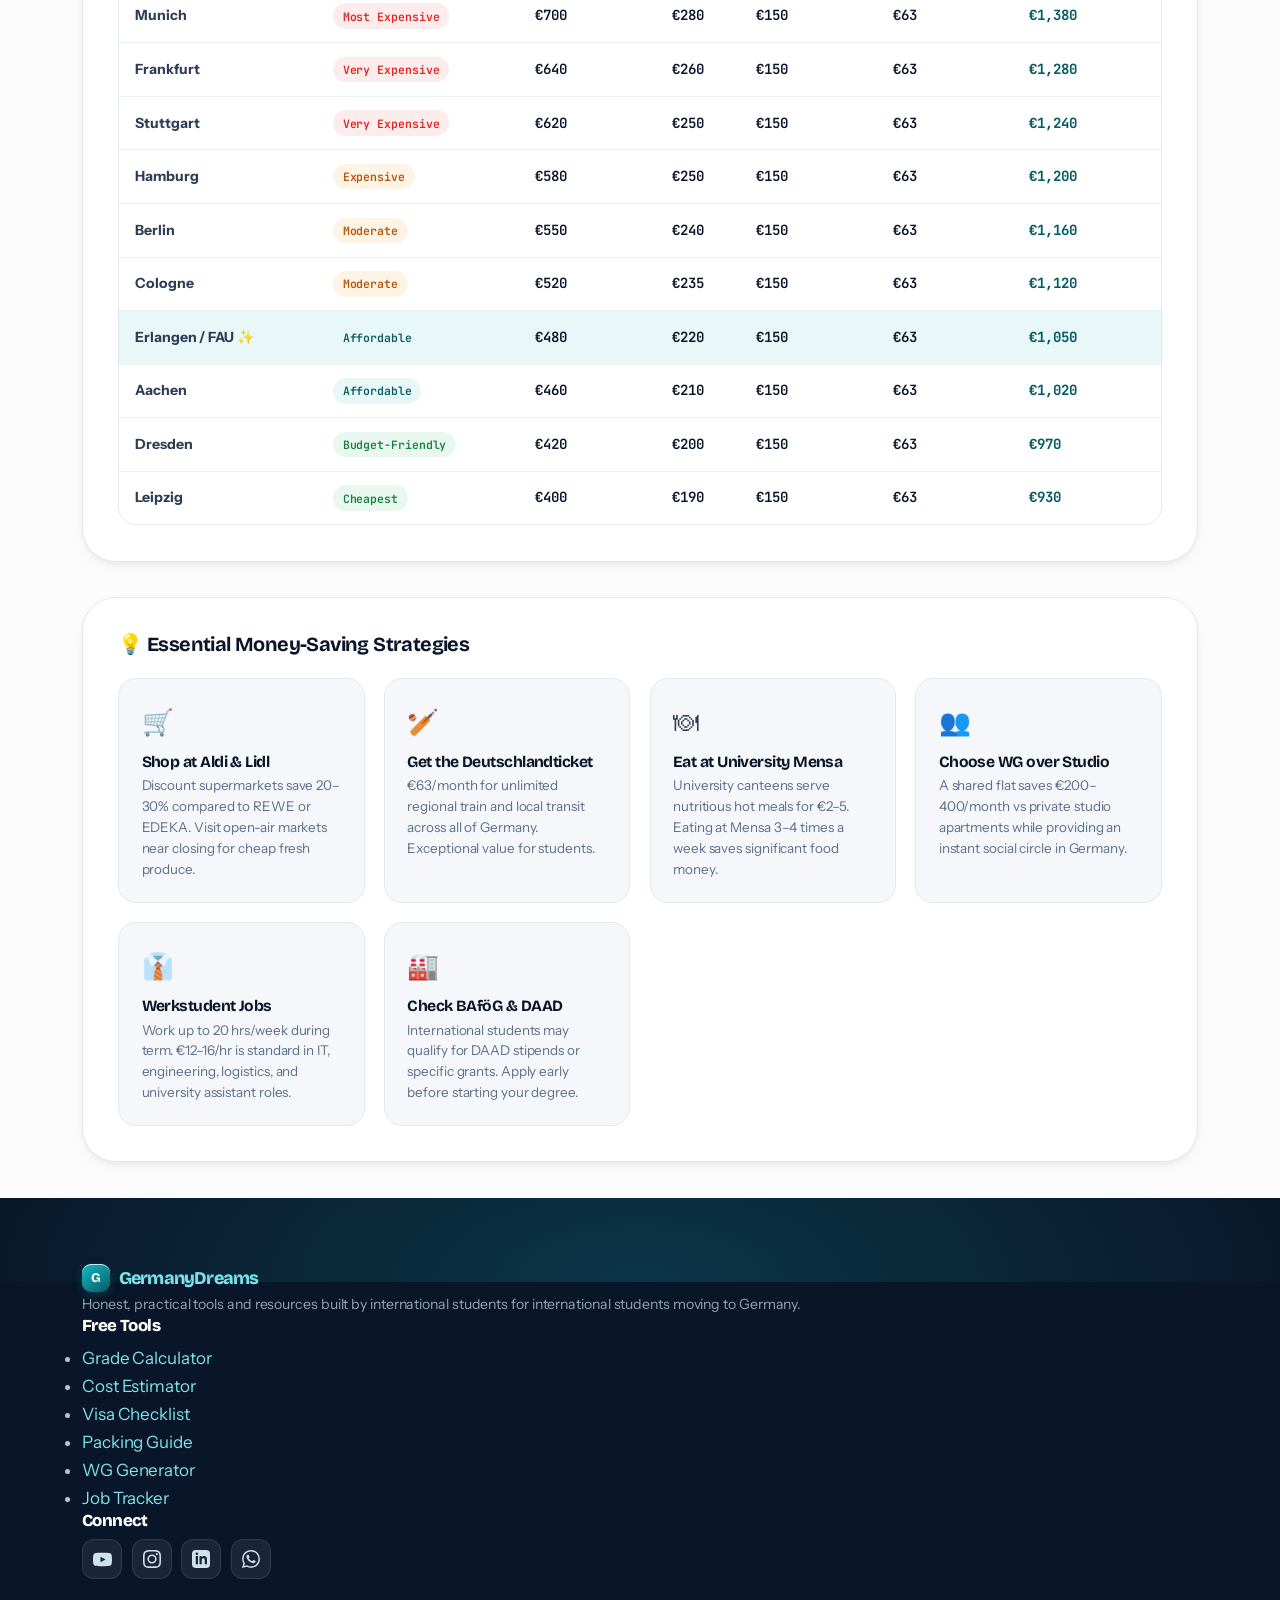
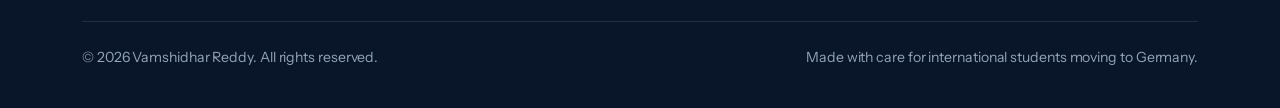
<file: estimator.html>
<!DOCTYPE html>
<html lang="en">

<head>
  <meta charset="UTF-8" />
  <meta name="viewport" content="width=device-width, initial-scale=1.0" />
  <title>Student Cost of Living Estimator | GermanyDreams</title>
  <meta name="description"
    content="Select your city, accommodation, and lifestyle to estimate your monthly cost of living in Germany based on official 2026 data." />
  <meta name="theme-color" content="#fcfcfd" />

  <link rel="preconnect" href="https://fonts.googleapis.com">
  <link rel="preconnect" href="https://fonts.gstatic.com" crossorigin>
  <link
    href="https://fonts.googleapis.com/css2?family=Bricolage+Grotesque:opsz,wght@12..96,500;12..96,600;12..96,700;12..96,800&family=Instrument+Sans:ital,wght@0,400;0,500;0,600;0,700;1,400&family=JetBrains+Mono:wght@500;600&display=swap"
    rel="stylesheet">
  <link rel="stylesheet" href="assets/theme.css">

  <style>
    /* ======================================================================
       COST ESTIMATOR - Page-specific layout
       ====================================================================== */

    .phero {
      position: relative;
      padding: calc(var(--nav-h) + 4rem) 0 3rem;
      text-align: center;
      overflow: hidden;
    }

    .phero__bg {
      position: absolute;
      inset: 0;
      pointer-events: none;
      overflow: hidden;
    }

    .phero .a1 {
      width: 620px;
      height: 620px;
      top: -300px;
      left: 50%;
      margin-left: -310px;
      background: radial-gradient(circle, rgba(20, 184, 196, .22), transparent 68%);
      animation: drift 24s ease-in-out infinite;
    }

    .phero__in {
      position: relative;
      max-width: 780px;
    }

    .estimator-grid {
      display: grid;
      grid-template-columns: 380px 1fr;
      gap: 1.8rem;
      align-items: start;
      margin-bottom: 2.2rem;
    }

    .ctrl-card, .res-card {
      background: var(--surface);
      border: 1px solid var(--line);
      border-radius: var(--r-2xl);
      padding: 2rem;
      box-shadow: var(--sh-md);
    }

    .card-title {
      font-family: var(--font-display);
      font-size: 1.25rem;
      font-weight: 700;
      color: var(--ink);
      letter-spacing: -.03em;
      margin-bottom: .25rem;
    }

    .card-sub {
      font-size: .86rem;
      color: var(--ink-3);
      margin-bottom: 1.4rem;
    }

    .city-grid {
      display: grid;
      grid-template-columns: 1fr 1fr;
      gap: .6rem;
      margin-bottom: 1.4rem;
    }

    .city-btn {
      background: var(--paper-2);
      border: 1px solid var(--line);
      border-radius: var(--r-md);
      padding: .75rem .8rem;
      cursor: pointer;
      text-align: left;
      transition: all var(--t-fast);
      outline: none;
    }

    .city-btn:hover {
      border-color: var(--brand-tint-2);
      background: var(--brand-tint);
    }

    .city-btn.active {
      background: var(--brand-tint);
      border-color: var(--brand);
      box-shadow: var(--sh-xs);
    }

    .city-name {
      font-family: var(--font-body);
      font-weight: 700;
      font-size: .88rem;
      color: var(--ink);
    }

    .city-tier {
      font-family: var(--font-mono);
      font-size: .66rem;
      color: var(--ink-3);
      margin-top: .15rem;
    }

    .city-range {
      font-family: var(--font-mono);
      font-size: .72rem;
      font-weight: 600;
      color: var(--brand-deep);
      margin-top: .25rem;
    }

    .slabel {
      font-family: var(--font-mono);
      font-size: .72rem;
      font-weight: 600;
      letter-spacing: .08em;
      text-transform: uppercase;
      color: var(--ink-3);
      margin: 1.4rem 0 .5rem;
    }

    .toggle-group {
      display: grid;
      grid-template-columns: repeat(3, 1fr);
      gap: .4rem;
      background: var(--paper-2);
      padding: .3rem;
      border-radius: var(--r-lg);
      border: 1px solid var(--line);
    }

    .toggle-btn {
      background: transparent;
      border: none;
      border-radius: var(--r-md);
      padding: .6rem .4rem;
      font-family: var(--font-body);
      font-size: .78rem;
      font-weight: 600;
      color: var(--ink-3);
      cursor: pointer;
      transition: all var(--t-fast);
      text-align: center;
    }

    .toggle-btn:hover {
      color: var(--ink);
    }

    .toggle-btn.active {
      background: var(--surface);
      color: var(--brand-deep);
      box-shadow: var(--sh-xs);
    }

    .total-hero {
      background: linear-gradient(135deg, var(--paper-2), var(--surface));
      border: 1px solid var(--line);
      border-radius: var(--r-xl);
      padding: 1.8rem;
      display: grid;
      grid-template-columns: 1.2fr .8fr;
      gap: 1.4rem;
      align-items: center;
      margin-bottom: 1.6rem;
    }

    .total-label {
      font-family: var(--font-mono);
      font-size: .72rem;
      letter-spacing: .1em;
      text-transform: uppercase;
      color: var(--ink-4);
      margin-bottom: .2rem;
    }

    .total-amount {
      display: flex;
      align-items: baseline;
      gap: .2rem;
      font-family: var(--font-display);
      font-size: 3.4rem;
      font-weight: 800;
      color: var(--ink);
      line-height: 1;
      letter-spacing: -.04em;
    }

    .total-currency {
      font-size: 2.2rem;
      color: var(--brand);
    }

    .total-annual {
      display: flex;
      align-items: center;
      gap: .6rem;
      margin-top: .6rem;
      font-size: .86rem;
      color: var(--ink-3);
    }

    .total-annual-val {
      font-family: var(--font-mono);
      font-weight: 700;
      color: var(--ink);
    }

    .status-badge {
      display: inline-block;
      padding: .3rem .8rem;
      border-radius: var(--r-full);
      font-family: var(--font-mono);
      font-size: .72rem;
      font-weight: 600;
    }

    .status-ok { background: var(--green-tint); color: var(--green); }
    .status-warn { background: var(--gold-tint); color: var(--gold); }
    .status-over { background: var(--red-tint); color: var(--red); }

    .blocked-box {
      background: var(--surface);
      border: 1px solid var(--line);
      border-radius: var(--r-lg);
      padding: 1.2rem;
      text-align: center;
    }

    .blocked-label {
      font-family: var(--font-mono);
      font-size: .68rem;
      text-transform: uppercase;
      letter-spacing: .08em;
      color: var(--ink-3);
      margin-bottom: .3rem;
    }

    .blocked-amount {
      font-family: var(--font-display);
      font-size: 1.8rem;
      font-weight: 800;
      color: var(--brand);
    }

    .breakdown-list {
      display: flex;
      flex-direction: column;
      gap: 1rem;
    }

    .breakdown-item {
      display: flex;
      align-items: center;
      gap: 1rem;
      padding: .85rem 1rem;
      background: var(--paper-2);
      border: 1px solid var(--line);
      border-radius: var(--r-lg);
    }

    .bi-icon {
      width: 40px;
      height: 40px;
      border-radius: var(--r-md);
      display: grid;
      place-items: center;
      font-size: 1.2rem;
      flex-shrink: 0;
      background: var(--surface);
      border: 1px solid var(--line);
    }

    .bi-info { flex: 1; }
    .bi-name { font-weight: 600; font-size: .9rem; color: var(--ink); }
    .bi-note { font-size: .76rem; color: var(--ink-3); }

    .bi-bar-wrap { flex: 1; min-width: 80px; }
    .bi-bar-track {
      height: 6px;
      background: var(--line-strong);
      border-radius: var(--r-full);
      overflow: hidden;
    }
    .bi-bar-fill {
      height: 100%;
      border-radius: var(--r-full);
      background: var(--brand);
      transition: width .5s var(--ease);
    }

    .bi-amount {
      font-family: var(--font-mono);
      font-size: .95rem;
      font-weight: 700;
      color: var(--ink);
      min-width: 60px;
      text-align: right;
    }

    .pt-banner {
      background: linear-gradient(135deg, var(--brand-tint), var(--surface));
      border: 1px solid var(--brand-tint-2);
      border-radius: var(--r-2xl);
      padding: 1.6rem;
      display: flex;
      align-items: center;
      gap: 1.4rem;
      margin-top: 1.6rem;
    }

    .pt-icon { font-size: 2.2rem; flex-shrink: 0; }
    .pt-text h4 { font-family: var(--font-display); font-size: 1.05rem; font-weight: 700; color: var(--ink); }
    .pt-text p { font-size: .84rem; color: var(--ink-3); margin-top: .2rem; }
    .pt-earn { font-family: var(--font-display); font-size: 1.8rem; font-weight: 800; color: var(--green); text-align: right; }
    .pt-earn span { font-family: var(--font-mono); font-size: .7rem; color: var(--ink-3); font-weight: 400; display: block; }

    .compare-card, .tips-card {
      background: var(--surface);
      border: 1px solid var(--line);
      border-radius: var(--r-2xl);
      padding: 2.2rem;
      box-shadow: var(--sh-md);
      margin-bottom: 2.2rem;
    }

    .tscroll {
      overflow-x: auto;
      border: 1px solid var(--line);
      border-radius: var(--r-lg);
      margin-top: 1.2rem;
    }

    table {
      width: 100%;
      border-collapse: collapse;
      font-size: .88rem;
    }

    thead th {
      background: var(--paper-2);
      font-family: var(--font-mono);
      font-size: .68rem;
      font-weight: 600;
      letter-spacing: .1em;
      text-transform: uppercase;
      color: var(--ink-3);
      text-align: left;
      padding: .85rem 1rem;
      border-bottom: 1px solid var(--line);
    }

    tbody td {
      padding: .85rem 1rem;
      border-bottom: 1px solid var(--line-soft);
      color: var(--ink-2);
    }

    tbody tr:last-child td { border-bottom: none; }
    tbody tr:hover { background: var(--brand-tint); }
    tbody tr.active-row { background: var(--brand-tint) !important; font-weight: 600; }

    .tier-pill {
      display: inline-block;
      padding: .2rem .6rem;
      border-radius: var(--r-full);
      font-family: var(--font-mono);
      font-size: .72rem;
      font-weight: 600;
    }

    .tp-ex { background: var(--red-tint); color: var(--red); }
    .tp-hi { background: var(--gold-tint); color: var(--gold); }
    .tp-mi { background: var(--brand-tint); color: var(--brand-deep); }
    .tp-lo { background: var(--green-tint); color: var(--green); }

    .num { font-family: var(--font-mono); font-weight: 600; color: var(--ink); }
    .num-total { font-family: var(--font-mono); font-weight: 700; color: var(--brand-deep); }

    .tips-grid {
      display: grid;
      grid-template-columns: repeat(auto-fit, minmax(240px, 1fr));
      gap: 1.2rem;
      margin-top: 1.4rem;
    }

    .tip-item {
      background: var(--paper-2);
      border: 1px solid var(--line);
      border-radius: var(--r-lg);
      padding: 1.4rem;
    }

    .tip-icon { font-size: 1.6rem; margin-bottom: .6rem; }
    .tip-item h4 { font-family: var(--font-display); font-size: .98rem; font-weight: 700; color: var(--ink); margin-bottom: .3rem; }
    .tip-item p { font-size: .84rem; color: var(--ink-3); line-height: 1.55; }

    @media (max-width: 840px) {
      .estimator-grid { grid-template-columns: 1fr; }
      .total-hero { grid-template-columns: 1fr; text-align: center; }
      .total-amount { justify-content: center; }
      .total-annual { justify-content: center; }
      .pt-banner { flex-direction: column; text-align: center; }
      .pt-earn { text-align: center; }
    }
  </style>
</head>

<body>
  <a class="skip-link" href="#main">Skip to main content</a>
  <div class="scroll-progress"></div>

  <!-- ===== SVG SPRITE ===== -->
  <svg width="0" height="0" style="position:absolute" aria-hidden="true" focusable="false">
    <defs>
      <symbol id="i-back" viewBox="0 0 24 24" fill="none" stroke="currentColor" stroke-width="2" stroke-linecap="round" stroke-linejoin="round">
        <path d="M19 12H5M11 6l-6 6 6 6" />
      </symbol>
      <symbol id="i-euro" viewBox="0 0 24 24" fill="none" stroke="currentColor" stroke-width="1.8" stroke-linecap="round" stroke-linejoin="round">
        <circle cx="12" cy="12" r="9" />
        <path d="M15.6 8.4a4.2 4.2 0 0 0-6.7 1.2 5 5 0 0 0 0 4.8 4.2 4.2 0 0 0 6.7 1.2" />
        <path d="M7.4 10.9h5.4M7.4 13.4h5.4" />
      </symbol>
      <symbol id="i-play" viewBox="0 0 24 24" fill="currentColor">
        <path d="M23.5 6.2a3 3 0 0 0-2.1-2.1C19.5 3.5 12 3.5 12 3.5s-7.5 0-9.4.6A3 3 0 0 0 .5 6.2C0 8.1 0 12 0 12s0 3.9.5 5.8a3 3 0 0 0 2.1 2.1c1.9.6 9.4.6 9.4.6s7.5 0 9.4-.6a3 3 0 0 0 2.1-2.1c.5-1.9.5-5.8.5-5.8s0-3.9-.5-5.8ZM9.5 15.6V8.4L15.8 12Z" />
      </symbol>
      <symbol id="i-ig" viewBox="0 0 24 24" fill="currentColor">
        <path d="M12 2.16c3.2 0 3.58.01 4.85.07 3.25.15 4.77 1.69 4.92 4.92.06 1.27.07 1.65.07 4.85s-.01 3.58-.07 4.85c-.15 3.23-1.66 4.77-4.92 4.92-1.27.06-1.64.07-4.85.07s-3.58-.01-4.85-.07c-3.26-.15-4.77-1.7-4.92-4.92C2.17 15.58 2.16 15.2 2.16 12s.01-3.58.07-4.85c.15-3.23 1.66-4.77 4.92-4.92C8.42 2.17 8.8 2.16 12 2.16ZM12 0C8.74 0 8.33.01 7.05.07 2.7.27.27 2.69.07 7.05.01 8.33 0 8.74 0 12s.01 3.67.07 4.95c.2 4.36 2.62 6.78 6.98 6.98C8.33 23.99 8.74 24 12 24s3.67-.01 4.95-.07c4.35-.2 6.78-2.62 6.98-6.98.06-1.28.07-1.69.07-4.95s-.01-3.67-.07-4.95c-.2-4.35-2.62-6.78-6.98-6.98C15.67.01 15.26 0 12 0Zm0 5.84a6.16 6.16 0 1 0 0 12.32 6.16 6.16 0 0 0 0-12.32ZM12 16a4 4 0 1 1 0-8 4 4 0 0 1 0 8Zm6.41-11.85a1.44 1.44 0 1 0 0 2.89 1.44 1.44 0 0 0 0-2.89Z" />
      </symbol>
      <symbol id="i-li" viewBox="0 0 24 24" fill="currentColor">
        <path d="M19 0H5a5 5 0 0 0-5 5v14a5 5 0 0 0 5 5h14a5 5 0 0 0 5-5V5a5 5 0 0 0-5-5ZM8 19H5V8h3v11ZM6.5 6.73a1.76 1.76 0 1 1 0-3.53 1.76 1.76 0 0 1 0 3.53ZM20 19h-3v-5.6c0-3.37-4-3.11-4 0V19h-3V8h3v1.77c1.4-2.59 7-2.78 7 2.47V19Z" />
      </symbol>
      <symbol id="i-wa" viewBox="0 0 24 24" fill="currentColor">
        <path d="M.06 24l1.68-6.16A11.87 11.87 0 0 1 .15 11.9C.16 5.34 5.49 0 12.05 0a11.82 11.82 0 0 1 8.41 3.49 11.82 11.82 0 0 1 3.48 8.41c0 6.56-5.33 11.9-11.89 11.9a11.9 11.9 0 0 1-5.69-1.45L.06 24Zm6.6-3.81a9.87 9.87 0 0 0 5.39 1.6c5.45 0 9.89-4.44 9.89-9.89 0-5.46-4.42-9.89-9.88-9.89-5.45 0-9.89 4.43-9.89 9.88 0 2.23.65 3.9 1.75 5.64l-1 3.65 3.74-.99Zm11.39-5.47c-.07-.12-.27-.2-.57-.35-.3-.15-1.76-.87-2.03-.97-.27-.1-.47-.15-.67.15-.2.3-.77.97-.94 1.17-.17.2-.35.22-.65.07-.3-.15-1.25-.46-2.39-1.47a9 9 0 0 1-1.65-2.06c-.17-.3-.02-.46.13-.61.13-.13.3-.35.45-.52.15-.17.2-.3.3-.5.1-.2.05-.37-.02-.52-.08-.15-.67-1.61-.92-2.21-.24-.58-.49-.5-.67-.51l-.57-.01c-.2 0-.52.07-.79.37s-1.04 1.02-1.04 2.48 1.07 2.88 1.21 3.07c.15.2 2.1 3.2 5.08 4.49.71.3 1.26.49 1.69.63.71.22 1.36.19 1.87.12.57-.09 1.76-.72 2-1.41.25-.7.25-1.29.18-1.41Z" />
      </symbol>
    </defs>
  </svg>

  <!-- ===== HEADER / NAV ===== -->
  <header class="nav">
    <div class="nav__inner">
      <a class="logo" href="index.html">
        <span class="logo__mark">G</span>GermanyDreams
      </a>

      <nav class="nav__links" aria-label="Primary navigation">
        <span class="nav__pill" aria-hidden="true"></span>
        <a href="index.html#content">Guides</a>
        <a href="index.html#resources" class="is-active">Free Tools</a>
        <a href="index.html#connect">Community</a>
      </nav>

      <div class="nav__right">
        <a class="btn btn--ghost btn--sm" href="index.html">
          <svg width="15" height="15" aria-hidden="true"><use href="#i-back" /></svg>
          Back to home
        </a>
        <button class="nav__burger" aria-label="Open menu" aria-expanded="false" aria-controls="mobile-menu">
          <span></span><span></span><span></span>
        </button>
      </div>
    </div>
  </header>

  <div class="nav__sheet" id="mobile-menu">
    <a href="index.html#content">Guides</a>
    <a href="index.html#resources">Free Tools</a>
    <a href="index.html#connect">Community</a>
    <a class="btn btn--primary" href="index.html">Back to Home</a>
  </div>

  <main id="main">
    <!-- ===== HERO ===== -->
    <section class="phero">
      <div class="phero__bg">
        <span class="aurora a1"></span>
        <span class="dotgrid"></span>
      </div>

      <div class="wrap phero__in">
        <span class="chip chip--brand">
          <svg width="14" height="14" aria-hidden="true"><use href="#i-euro" /></svg>
          Official 2026 Student Budget Model
        </span>

        <h1>Student Cost of Living <span class="grad-text">Estimator</span></h1>

        <p class="lede">Select your target city, housing preference, and lifestyle to calculate a realistic monthly budget for student life in Germany.</p>
      </div>
    </section>

    <!-- ===== ESTIMATOR CONTENT ===== -->
    <div class="wrap">
      <div class="estimator-grid">

        <!-- CONTROLS -->
        <div>
          <div class="ctrl-card">
            <h2 class="card-title">Choose Your Parameters</h2>
            <p class="card-sub">Expenses vary significantly by city tier and accommodation choice.</p>

            <div class="slabel">Select Target City</div>
            <div class="city-grid" id="cityGrid">
              <button class="city-btn" data-city="munich" onclick="selectCity(this)">
                <div class="city-name">Munich</div>
                <div class="city-tier">Most Expensive</div>
                <div class="city-range">&euro;1,300&ndash;1,800/mo</div>
              </button>
              <button class="city-btn" data-city="frankfurt" onclick="selectCity(this)">
                <div class="city-name">Frankfurt</div>
                <div class="city-tier">Very Expensive</div>
                <div class="city-range">&euro;1,200&ndash;1,600/mo</div>
              </button>
              <button class="city-btn" data-city="stuttgart" onclick="selectCity(this)">
                <div class="city-name">Stuttgart</div>
                <div class="city-tier">Very Expensive</div>
                <div class="city-range">&euro;1,150&ndash;1,550/mo</div>
              </button>
              <button class="city-btn" data-city="hamburg" onclick="selectCity(this)">
                <div class="city-name">Hamburg</div>
                <div class="city-tier">Expensive</div>
                <div class="city-range">&euro;1,100&ndash;1,500/mo</div>
              </button>
              <button class="city-btn" data-city="berlin" onclick="selectCity(this)">
                <div class="city-name">Berlin</div>
                <div class="city-tier">Moderate</div>
                <div class="city-range">&euro;1,050&ndash;1,400/mo</div>
              </button>
              <button class="city-btn" data-city="cologne" onclick="selectCity(this)">
                <div class="city-name">Cologne</div>
                <div class="city-tier">Moderate</div>
                <div class="city-range">&euro;1,000&ndash;1,350/mo</div>
              </button>
              <button class="city-btn active" data-city="erlangen" onclick="selectCity(this)">
                <div class="city-name">Erlangen / FAU</div>
                <div class="city-tier">Affordable &#10024;</div>
                <div class="city-range">&euro;900&ndash;1,200/mo</div>
              </button>
              <button class="city-btn" data-city="aachen" onclick="selectCity(this)">
                <div class="city-name">Aachen</div>
                <div class="city-tier">Affordable</div>
                <div class="city-range">&euro;880&ndash;1,150/mo</div>
              </button>
              <button class="city-btn" data-city="dresden" onclick="selectCity(this)">
                <div class="city-name">Dresden</div>
                <div class="city-tier">Budget-Friendly</div>
                <div class="city-range">&euro;850&ndash;1,100/mo</div>
              </button>
              <button class="city-btn" data-city="leipzig" onclick="selectCity(this)">
                <div class="city-name">Leipzig</div>
                <div class="city-tier">Cheapest</div>
                <div class="city-range">&euro;800&ndash;1,050/mo</div>
              </button>
            </div>

            <div class="slabel">Accommodation Type</div>
            <div class="toggle-group" id="accomGroup">
              <button class="toggle-btn" data-accom="dorm" onclick="selectToggle('accomGroup', this)">&#127968; Dorm</button>
              <button class="toggle-btn active" data-accom="wg" onclick="selectToggle('accomGroup', this)">&#128101; WG / Shared</button>
              <button class="toggle-btn" data-accom="studio" onclick="selectToggle('accomGroup', this)">&#127962; Studio</button>
            </div>

            <div class="slabel">Lifestyle Level</div>
            <div class="toggle-group" id="lifeGroup">
              <button class="toggle-btn" data-life="frugal" onclick="selectToggle('lifeGroup', this)">&#127808; Frugal</button>
              <button class="toggle-btn active" data-life="moderate" onclick="selectToggle('lifeGroup', this)">&#9889; Moderate</button>
              <button class="toggle-btn" data-life="comfortable" onclick="selectToggle('lifeGroup', this)">&#127881; Comfortable</button>
            </div>
          </div>

          <!-- PART-TIME EARN BANNER -->
          <div class="pt-banner">
            <div class="pt-icon">&#128084;</div>
            <div class="pt-text" style="flex:1;">
              <h4>Part-Time Income Potential</h4>
              <p>Working 15–20 hrs/week as a Werkstudent earns &euro;12–16/hr (&euro;800–1,200/mo) - easily covering groceries and transport.</p>
            </div>
            <div>
              <div class="pt-earn">&euro;960<span>avg/month</span></div>
            </div>
          </div>
        </div>

        <!-- RESULTS DISPLAY -->
        <div>
          <div class="res-card">
            
            <div class="total-hero">
              <div>
                <div class="total-label">Estimated Monthly Total</div>
                <div class="total-amount">
                  <span class="total-currency">&euro;</span>
                  <span id="totalNum">1,050</span>
                </div>
                <div class="total-annual">
                  <span>Per year:</span>
                  <span class="total-annual-val" id="totalAnnual">&euro;12,600</span>
                </div>
                <div style="margin-top:.8rem;">
                  <span class="status-badge status-ok" id="statusBadge">&#10003; Within Blocked Account Payout</span>
                </div>
              </div>
              <div class="blocked-box">
                <div class="blocked-label">Monthly Blocked Payout</div>
                <div class="blocked-amount">&euro;992</div>
                <div style="font-size:.72rem; color:var(--ink-3); margin-top:.3rem;">&euro;11,904 / year total (2026)</div>
              </div>
            </div>

            <h3 class="card-title" style="margin-bottom:1.2rem;">Detailed Monthly Breakdown</h3>
            <div class="breakdown-list" id="breakdownList">
              <!-- Rendered by JS -->
            </div>

          </div>
        </div>

      </div>

      <!-- CITY COMPARISON TABLE -->
      <div class="compare-card">
        <h2 class="card-title">City-by-City Expense Matrix</h2>
        <p class="card-sub">Monthly estimates for international students living in a shared WG flat with moderate lifestyle (2026 data).</p>

        <div class="tscroll">
          <table>
            <thead>
              <tr>
                <th>City</th>
                <th>Cost Tier</th>
                <th>Rent (WG)</th>
                <th>Food</th>
                <th>Insurance</th>
                <th>Transport</th>
                <th>Total Est.</th>
              </tr>
            </thead>
            <tbody>
              <tr data-city="munich"><td><strong>Munich</strong></td><td><span class="tier-pill tp-ex">Most Expensive</span></td><td><span class="num">&euro;700</span></td><td><span class="num">&euro;280</span></td><td><span class="num">&euro;150</span></td><td><span class="num">&euro;63</span></td><td><span class="num-total">&euro;1,380</span></td></tr>
              <tr data-city="frankfurt"><td><strong>Frankfurt</strong></td><td><span class="tier-pill tp-ex">Very Expensive</span></td><td><span class="num">&euro;640</span></td><td><span class="num">&euro;260</span></td><td><span class="num">&euro;150</span></td><td><span class="num">&euro;63</span></td><td><span class="num-total">&euro;1,280</span></td></tr>
              <tr data-city="stuttgart"><td><strong>Stuttgart</strong></td><td><span class="tier-pill tp-ex">Very Expensive</span></td><td><span class="num">&euro;620</span></td><td><span class="num">&euro;250</span></td><td><span class="num">&euro;150</span></td><td><span class="num">&euro;63</span></td><td><span class="num-total">&euro;1,240</span></td></tr>
              <tr data-city="hamburg"><td><strong>Hamburg</strong></td><td><span class="tier-pill tp-hi">Expensive</span></td><td><span class="num">&euro;580</span></td><td><span class="num">&euro;250</span></td><td><span class="num">&euro;150</span></td><td><span class="num">&euro;63</span></td><td><span class="num-total">&euro;1,200</span></td></tr>
              <tr data-city="berlin"><td><strong>Berlin</strong></td><td><span class="tier-pill tp-hi">Moderate</span></td><td><span class="num">&euro;550</span></td><td><span class="num">&euro;240</span></td><td><span class="num">&euro;150</span></td><td><span class="num">&euro;63</span></td><td><span class="num-total">&euro;1,160</span></td></tr>
              <tr data-city="cologne"><td><strong>Cologne</strong></td><td><span class="tier-pill tp-hi">Moderate</span></td><td><span class="num">&euro;520</span></td><td><span class="num">&euro;235</span></td><td><span class="num">&euro;150</span></td><td><span class="num">&euro;63</span></td><td><span class="num-total">&euro;1,120</span></td></tr>
              <tr class="active-row" data-city="erlangen"><td><strong>Erlangen / FAU &#10024;</strong></td><td><span class="tier-pill tp-mi">Affordable</span></td><td><span class="num">&euro;480</span></td><td><span class="num">&euro;220</span></td><td><span class="num">&euro;150</span></td><td><span class="num">&euro;63</span></td><td><span class="num-total">&euro;1,050</span></td></tr>
              <tr data-city="aachen"><td><strong>Aachen</strong></td><td><span class="tier-pill tp-mi">Affordable</span></td><td><span class="num">&euro;460</span></td><td><span class="num">&euro;210</span></td><td><span class="num">&euro;150</span></td><td><span class="num">&euro;63</span></td><td><span class="num-total">&euro;1,020</span></td></tr>
              <tr data-city="dresden"><td><strong>Dresden</strong></td><td><span class="tier-pill tp-lo">Budget-Friendly</span></td><td><span class="num">&euro;420</span></td><td><span class="num">&euro;200</span></td><td><span class="num">&euro;150</span></td><td><span class="num">&euro;63</span></td><td><span class="num-total">&euro;970</span></td></tr>
              <tr data-city="leipzig"><td><strong>Leipzig</strong></td><td><span class="tier-pill tp-lo">Cheapest</span></td><td><span class="num">&euro;400</span></td><td><span class="num">&euro;190</span></td><td><span class="num">&euro;150</span></td><td><span class="num">&euro;63</span></td><td><span class="num-total">&euro;930</span></td></tr>
            </tbody>
          </table>
        </div>
      </div>

      <!-- SAVING TIPS -->
      <div class="tips-card">
        <h2 class="card-title">&#128161; Essential Money-Saving Strategies</h2>
        <div class="tips-grid">
          <div class="tip-item">
            <div class="tip-icon">&#128722;</div>
            <h4>Shop at Aldi &amp; Lidl</h4>
            <p>Discount supermarkets save 20–30% compared to REWE or EDEKA. Visit open-air markets near closing for cheap fresh produce.</p>
          </div>
          <div class="tip-item">
            <div class="tip-icon">&#127951;</div>
            <h4>Get the Deutschlandticket</h4>
            <p>&euro;63/month for unlimited regional train and local transit across all of Germany. Exceptional value for students.</p>
          </div>
          <div class="tip-item">
            <div class="tip-icon">&#127869;</div>
            <h4>Eat at University Mensa</h4>
            <p>University canteens serve nutritious hot meals for &euro;2–5. Eating at Mensa 3–4 times a week saves significant food money.</p>
          </div>
          <div class="tip-item">
            <div class="tip-icon">&#128101;</div>
            <h4>Choose WG over Studio</h4>
            <p>A shared flat saves &euro;200–400/month vs private studio apartments while providing an instant social circle in Germany.</p>
          </div>
          <div class="tip-item">
            <div class="tip-icon">&#128084;</div>
            <h4>Werkstudent Jobs</h4>
            <p>Work up to 20 hrs/week during term. &euro;12–16/hr is standard in IT, engineering, logistics, and university assistant roles.</p>
          </div>
          <div class="tip-item">
            <div class="tip-icon">&#127981;</div>
            <h4>Check BAf&ouml;G &amp; DAAD</h4>
            <p>International students may qualify for DAAD stipends or specific grants. Apply early before starting your degree.</p>
          </div>
        </div>
      </div>

    </div>
  </main>

  <!-- ===== FOOTER ===== -->
  <footer class="footer">
    <div class="wrap footer__in">
      <div class="footer__brand">
        <a class="logo" href="index.html">
          <span class="logo__mark">G</span>GermanyDreams
        </a>
        <p class="footer__desc">
          Honest, practical tools and resources built by international students for international students moving to Germany.
        </p>
      </div>
      <div class="footer__cols">
        <div>
          <h4>Free Tools</h4>
          <ul>
            <li><a href="calculator.html">Grade Calculator</a></li>
            <li><a href="estimator.html">Cost Estimator</a></li>
            <li><a href="visa.html">Visa Checklist</a></li>
            <li><a href="packing.html">Packing Guide</a></li>
            <li><a href="wgmessage.html">WG Generator</a></li>
            <li><a href="jobtracker.html">Job Tracker</a></li>
          </ul>
        </div>
        <div>
          <h4>Connect</h4>
          <div class="footer__socials">
            <a href="https://www.youtube.com/channel/UCIY3viuqfg8BR9ucyCI2e1w" target="_blank" rel="noopener" aria-label="YouTube"><svg width="19" height="19" aria-hidden="true"><use href="#i-play" /></svg></a>
            <a href="https://www.instagram.com/germanydreamz" target="_blank" rel="noopener" aria-label="Instagram"><svg width="18" height="18" aria-hidden="true"><use href="#i-ig" /></svg></a>
            <a href="https://www.linkedin.com/in/vamshidhar-reddy-7180551a2/" target="_blank" rel="noopener" aria-label="LinkedIn"><svg width="18" height="18" aria-hidden="true"><use href="#i-li" /></svg></a>
            <a href="https://chat.whatsapp.com/C62Bkdk5G0kBMCBquVW1vg" target="_blank" rel="noopener" aria-label="WhatsApp community"><svg width="18" height="18" aria-hidden="true"><use href="#i-wa" /></svg></a>
          </div>
        </div>
      </div>
      <div class="footer__base">
        <p>&copy; 2026 Vamshidhar Reddy. All rights reserved.</p>
        <p>Made with care for international students moving to Germany.</p>
      </div>
    </div>
  </footer>

  <button class="to-top" aria-label="Back to top">
    <svg class="to-top__ring" width="46" height="46" aria-hidden="true">
      <circle cx="23" cy="23" r="21" />
    </svg>
    <svg width="16" height="16" fill="none" stroke="currentColor" stroke-width="2.2" stroke-linecap="round" stroke-linejoin="round" aria-hidden="true">
      <path d="M8 13V3M3.5 7.5 8 3l4.5 4.5" />
    </svg>
  </button>

  <script src="assets/site.js"></script>
  <script>
    const cityData = {
      munich:    { name:'Munich',         rent:{dorm:340, wg:700, studio:1050}, food:{frugal:180, moderate:280, comfortable:380}, transport:63, insurance:150, misc:{frugal:60, moderate:120, comfortable:220} },
      frankfurt: { name:'Frankfurt',      rent:{dorm:320, wg:640, studio:950},  food:{frugal:170, moderate:260, comfortable:360}, transport:63, insurance:150, misc:{frugal:55, moderate:110, comfortable:200} },
      stuttgart: { name:'Stuttgart',      rent:{dorm:310, wg:620, studio:920},  food:{frugal:165, moderate:250, comfortable:350}, transport:63, insurance:150, misc:{frugal:55, moderate:110, comfortable:200} },
      hamburg:   { name:'Hamburg',        rent:{dorm:300, wg:580, studio:880},  food:{frugal:160, moderate:250, comfortable:340}, transport:63, insurance:150, misc:{frugal:50, moderate:105, comfortable:190} },
      berlin:    { name:'Berlin',         rent:{dorm:290, wg:550, studio:840},  food:{frugal:155, moderate:240, comfortable:330}, transport:63, insurance:150, misc:{frugal:50, moderate:100, comfortable:185} },
      cologne:   { name:'Cologne',        rent:{dorm:280, wg:520, studio:800},  food:{frugal:150, moderate:235, comfortable:320}, transport:63, insurance:150, misc:{frugal:50, moderate:100, comfortable:180} },
      erlangen:  { name:'Erlangen / FAU', rent:{dorm:260, wg:480, studio:720},  food:{frugal:140, moderate:220, comfortable:300}, transport:63, insurance:150, misc:{frugal:45, moderate:90,  comfortable:170} },
      aachen:    { name:'Aachen',         rent:{dorm:250, wg:460, studio:700},  food:{frugal:135, moderate:210, comfortable:290}, transport:63, insurance:150, misc:{frugal:45, moderate:90,  comfortable:165} },
      dresden:   { name:'Dresden',        rent:{dorm:230, wg:420, studio:650},  food:{frugal:130, moderate:200, comfortable:280}, transport:63, insurance:150, misc:{frugal:40, moderate:85,  comfortable:155} },
      leipzig:   { name:'Leipzig',        rent:{dorm:220, wg:400, studio:620},  food:{frugal:125, moderate:190, comfortable:265}, transport:63, insurance:150, misc:{frugal:40, moderate:80,  comfortable:150} },
    };

    const accomLabels = { dorm:'Student Dorm', wg:'Shared WG', studio:'Studio Apt' };
    const lifeLabels  = { frugal:'Frugal', moderate:'Moderate', comfortable:'Comfortable' };

    let selectedCity  = 'erlangen';
    let selectedAccom = 'wg';
    let selectedLife  = 'moderate';

    function selectCity(btn) {
      document.querySelectorAll('.city-btn').forEach(b => b.classList.remove('active'));
      btn.classList.add('active');
      selectedCity = btn.dataset.city;
      highlightTableRow();
      render();
    }

    function selectToggle(groupId, btn) {
      document.querySelectorAll('#' + groupId + ' .toggle-btn').forEach(b => b.classList.remove('active'));
      btn.classList.add('active');
      if (groupId === 'accomGroup') selectedAccom = btn.dataset.accom;
      if (groupId === 'lifeGroup')  selectedLife  = btn.dataset.life;
      render();
    }

    function highlightTableRow() {
      document.querySelectorAll('tbody tr').forEach(r => r.classList.remove('active-row'));
      const row = document.querySelector('tbody tr[data-city="' + selectedCity + '"]');
      if (row) row.classList.add('active-row');
    }

    let currentDisplayed = 1050;
    let animFrame = null;

    function animateTo(target) {
      if (animFrame) cancelAnimationFrame(animFrame);
      const el = document.getElementById('totalNum');
      const start = currentDisplayed;
      const diff = target - start;
      const duration = 380;
      const startTime = performance.now();

      function step(now) {
        const elapsed = now - startTime;
        const progress = Math.min(elapsed / duration, 1);
        const ease = 1 - Math.pow(1 - progress, 3);
        const val = Math.round(start + diff * ease);
        el.textContent = val.toLocaleString();
        if (progress < 1) {
          animFrame = requestAnimationFrame(step);
        } else {
          el.textContent = target.toLocaleString();
          currentDisplayed = target;
        }
      }
      requestAnimationFrame(step);
    }

    function render() {
      const d = cityData[selectedCity];
      const rent = d.rent[selectedAccom];
      const food = d.food[selectedLife];
      const misc = d.misc[selectedLife];
      const total = rent + food + d.transport + d.insurance + misc;
      const annual = total * 12;

      animateTo(total);
      document.getElementById('totalAnnual').textContent = '€' + annual.toLocaleString();

      const badge = document.getElementById('statusBadge');
      if (total <= 992) {
        badge.className = 'status-badge status-ok';
        badge.textContent = '✓ Within Blocked Account Payout';
      } else if (total <= 1150) {
        badge.className = 'status-badge status-warn';
        badge.textContent = '⚠ Slightly Over Monthly Blocked Payout';
      } else {
        badge.className = 'status-badge status-over';
        badge.textContent = '✕ Above Blocked Account Payout - Supplement Required';
      }

      const items = [
        { icon:'🏠', label:'Rent (' + accomLabels[selectedAccom] + ')', note: d.name + ' average housing price', amount: rent },
        { icon:'🍔', label:'Food & Groceries', note: lifeLabels[selectedLife] + ' - Aldi/Lidl + Mensa', amount: food },
        { icon:'❤️', label:'Health Insurance', note: 'Public insurance (TK, AOK) - mandatory', amount: d.insurance },
        { icon:'🚌', label:'Transport', note: 'Deutschlandticket (€63/mo) - unlimited nationwide', amount: d.transport },
        { icon:'📱', label:'Internet & Phone', note: 'SIM plan + wifi share', amount: Math.round(misc * 0.35) },
        { icon:'🎭', label:'Leisure & Personal', note: 'Clothing, gym, social activities', amount: Math.round(misc * 0.65) },
      ];

      const list = document.getElementById('breakdownList');
      list.innerHTML = '';

      items.forEach(item => {
        const pct = Math.round((item.amount / total) * 100);
        list.innerHTML += `
          <div class="breakdown-item">
            <div class="bi-icon">${item.icon}</div>
            <div class="bi-info">
              <div class="bi-name">${item.label}</div>
              <div class="bi-note">${item.note}</div>
            </div>
            <div class="bi-bar-wrap">
              <div class="bi-bar-track">
                <div class="bi-bar-fill" style="width:${pct}%"></div>
              </div>
            </div>
            <div class="bi-amount">€${item.amount}</div>
          </div>
        `;
      });
    }

    render();
    highlightTableRow();
  </script>
</body>

</html>
</file>
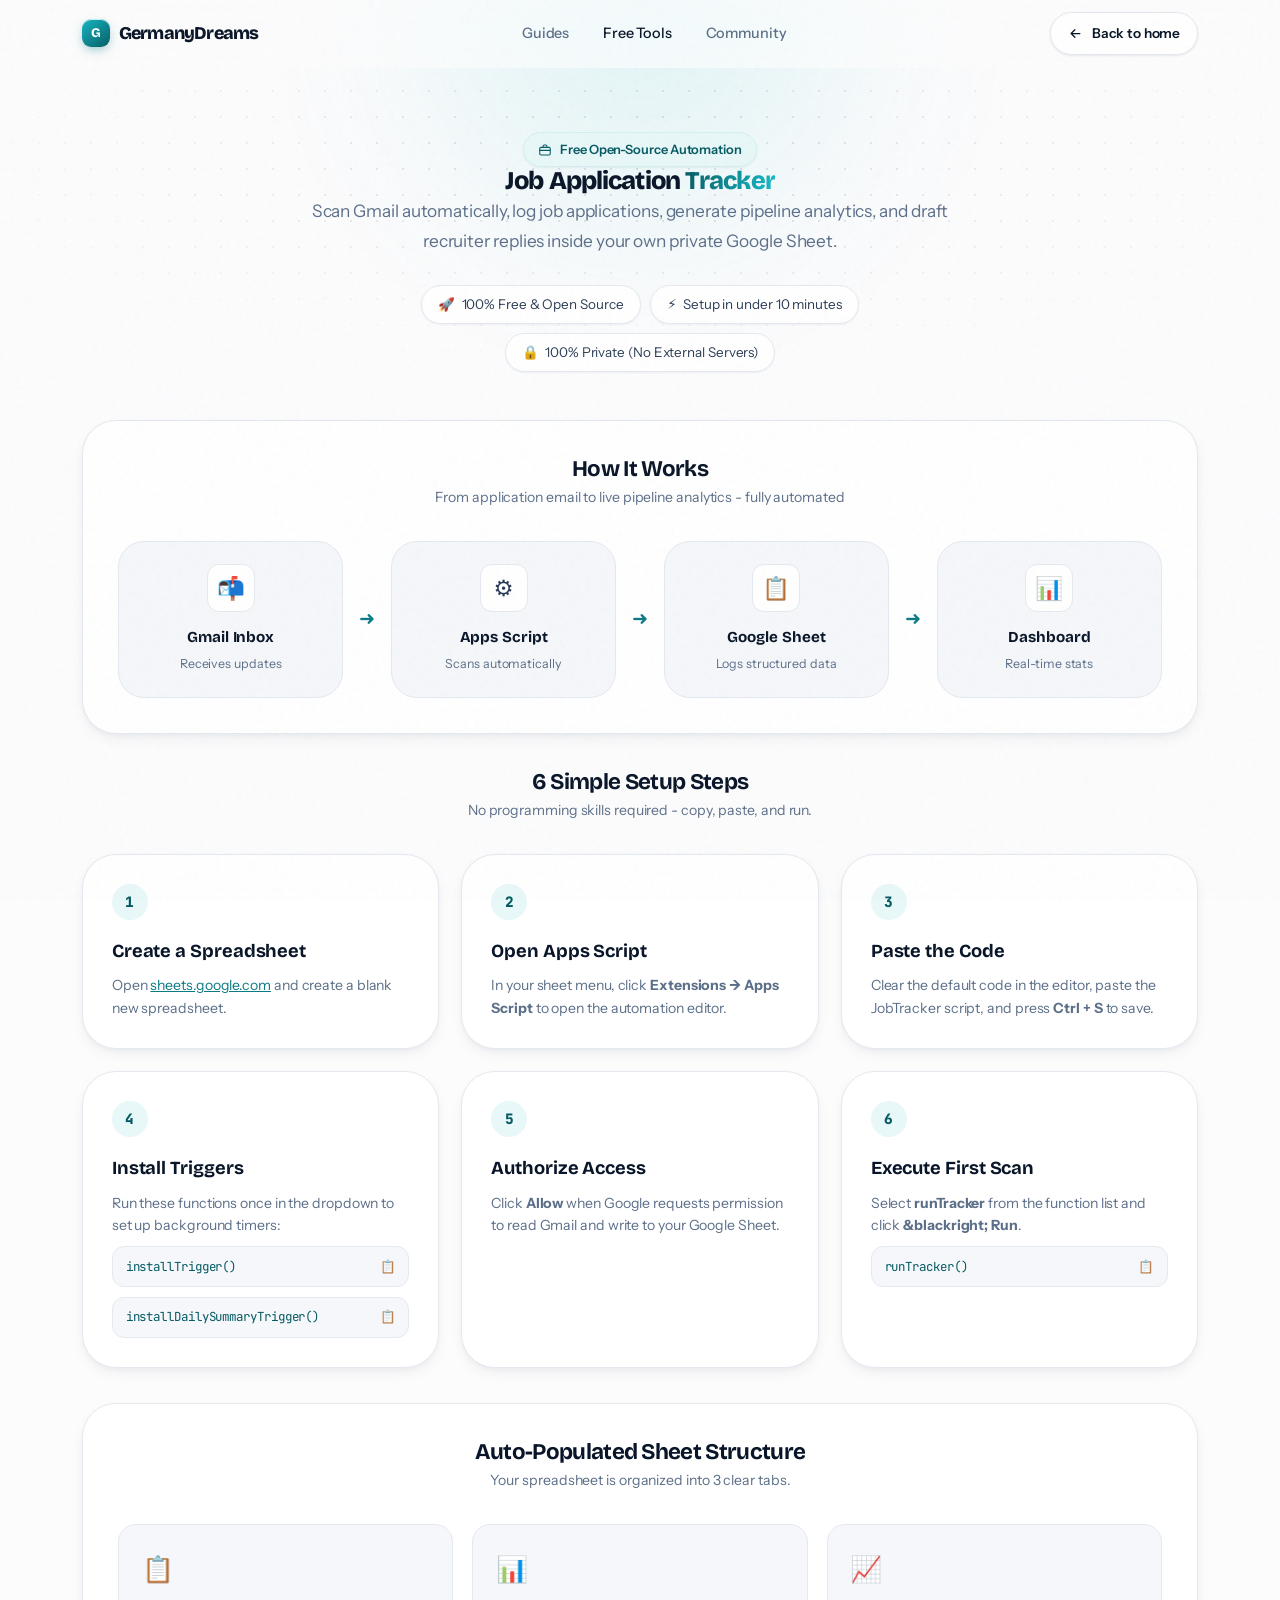
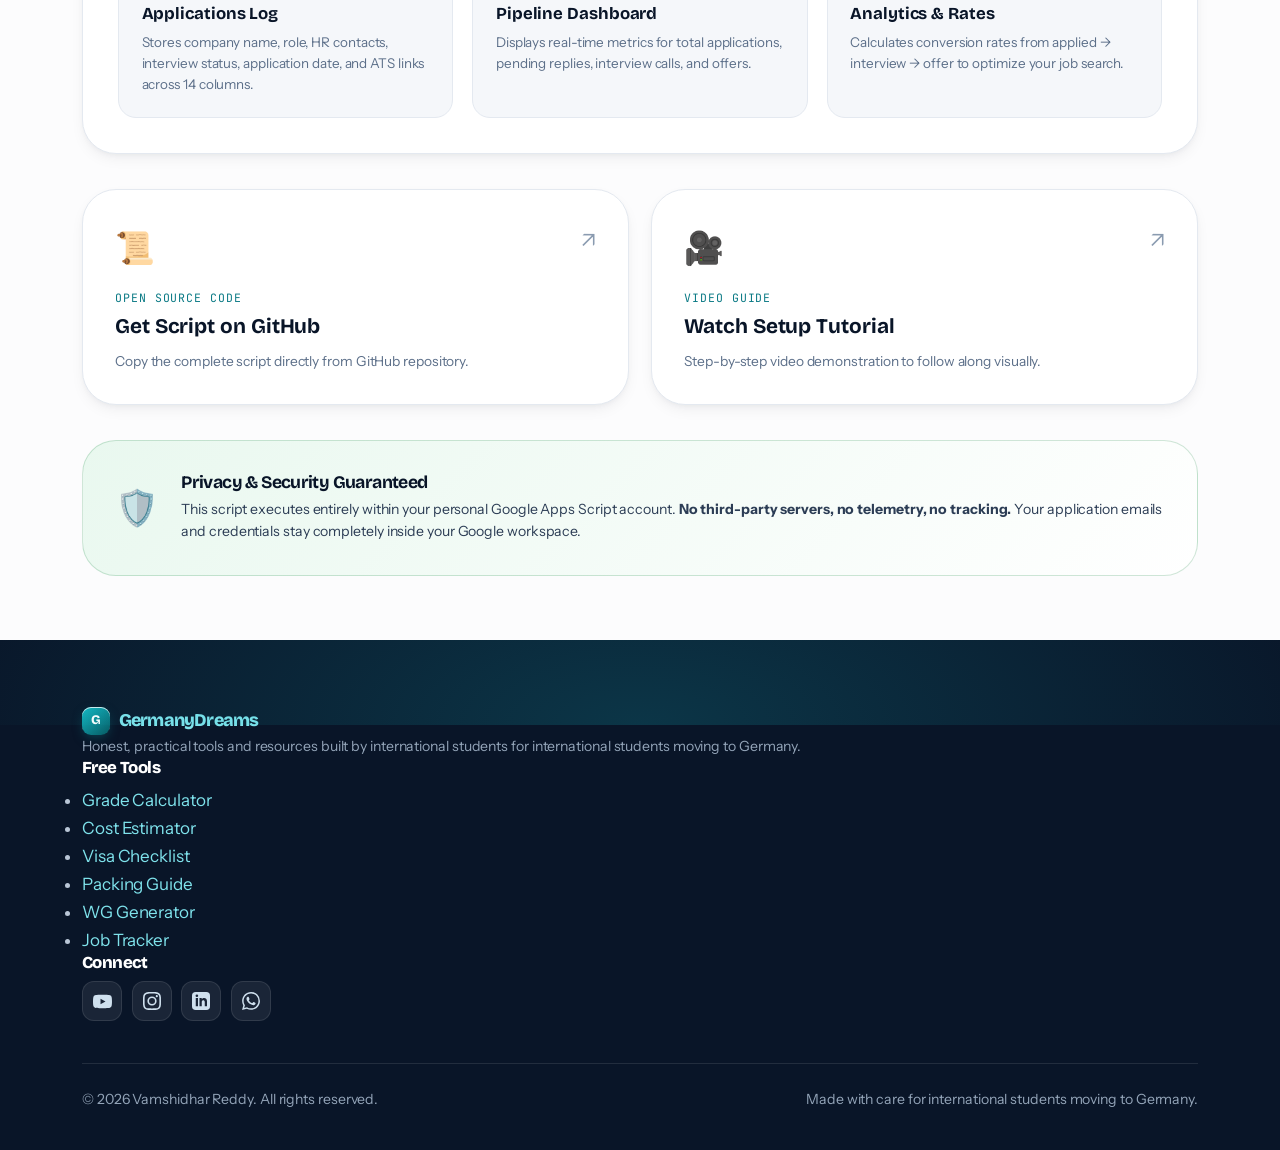
<file: jobtracker.html>
<!DOCTYPE html>
<html lang="en">

<head>
  <meta charset="UTF-8" />
  <meta name="viewport" content="width=device-width, initial-scale=1.0" />
  <title>Automated Job Application Tracker | GermanyDreams</title>
  <meta name="description"
    content="Automatically scan Gmail, log job applications, generate pipeline analytics & draft recruiter replies - inside your own free Google Sheet." />
  <meta name="theme-color" content="#fcfcfd" />

  <link rel="preconnect" href="https://fonts.googleapis.com">
  <link rel="preconnect" href="https://fonts.gstatic.com" crossorigin>
  <link
    href="https://fonts.googleapis.com/css2?family=Bricolage+Grotesque:opsz,wght@12..96,500;12..96,600;12..96,700;12..96,800&family=Instrument+Sans:ital,wght@0,400;0,500;0,600;0,700;1,400&family=JetBrains+Mono:wght@500;600&display=swap"
    rel="stylesheet">
  <link rel="stylesheet" href="assets/theme.css">

  <style>
    /* ======================================================================
       JOB TRACKER - Page-specific layout
       ====================================================================== */

    .phero {
      position: relative;
      padding: calc(var(--nav-h) + 4rem) 0 3rem;
      text-align: center;
      overflow: hidden;
    }

    .phero__bg {
      position: absolute;
      inset: 0;
      pointer-events: none;
      overflow: hidden;
    }

    .phero .a1 {
      width: 620px;
      height: 620px;
      top: -300px;
      left: 50%;
      margin-left: -310px;
      background: radial-gradient(circle, rgba(20, 184, 196, .22), transparent 68%);
      animation: drift 24s ease-in-out infinite;
    }

    .phero__in {
      position: relative;
      max-width: 780px;
    }

    .feature-pills {
      display: flex;
      flex-wrap: wrap;
      justify-content: center;
      gap: .6rem;
      margin-top: 1.8rem;
    }

    .feature-pill {
      display: inline-flex;
      align-items: center;
      gap: .4rem;
      background: var(--surface);
      border: 1px solid var(--line);
      padding: .45rem 1rem;
      border-radius: var(--r-full);
      font-family: var(--font-body);
      font-size: .84rem;
      color: var(--ink-2);
      box-shadow: var(--sh-xs);
    }

    .flow-card {
      background: var(--surface);
      border: 1px solid var(--line);
      border-radius: var(--r-2xl);
      padding: 2.2rem;
      box-shadow: var(--sh-md);
      margin-bottom: 2.2rem;
    }

    .card-title {
      font-family: var(--font-display);
      font-size: 1.4rem;
      font-weight: 700;
      color: var(--ink);
      letter-spacing: -.03em;
      text-align: center;
      margin-bottom: .3rem;
    }

    .card-sub {
      font-size: .88rem;
      color: var(--ink-3);
      text-align: center;
      margin-bottom: 2rem;
    }

    .flow-diagram {
      display: flex;
      align-items: center;
      justify-content: space-between;
      gap: 1rem;
      flex-wrap: wrap;
    }

    .flow-node {
      flex: 1;
      min-width: 140px;
      background: var(--paper-2);
      border: 1px solid var(--line);
      border-radius: var(--r-xl);
      padding: 1.4rem 1rem;
      text-align: center;
    }

    .flow-node-icon {
      width: 48px;
      height: 48px;
      border-radius: var(--r-md);
      background: var(--surface);
      border: 1px solid var(--line);
      display: grid;
      place-items: center;
      font-size: 1.4rem;
      margin: 0 auto .8rem;
    }

    .flow-node-label {
      font-family: var(--font-display);
      font-weight: 700;
      font-size: .95rem;
      color: var(--ink);
    }

    .flow-node-sub {
      font-size: .78rem;
      color: var(--ink-3);
      margin-top: .2rem;
    }

    .flow-arrow {
      color: var(--brand);
      font-size: 1.2rem;
      font-weight: 800;
    }

    .steps-grid {
      display: grid;
      grid-template-columns: repeat(auto-fit, minmax(280px, 1fr));
      gap: 1.4rem;
      margin-bottom: 2.2rem;
    }

    .step-card {
      background: var(--surface);
      border: 1px solid var(--line);
      border-radius: var(--r-2xl);
      padding: 1.8rem;
      box-shadow: var(--sh-md);
      position: relative;
    }

    .step-number {
      width: 36px;
      height: 36px;
      border-radius: var(--r-full);
      background: var(--brand-tint);
      color: var(--brand-deep);
      font-family: var(--font-mono);
      font-size: .9rem;
      font-weight: 800;
      display: grid;
      place-items: center;
      margin-bottom: 1rem;
    }

    .step-title {
      font-family: var(--font-display);
      font-size: 1.15rem;
      font-weight: 700;
      color: var(--ink);
      margin-bottom: .5rem;
    }

    .step-desc {
      font-size: .88rem;
      color: var(--ink-3);
      line-height: 1.6;
    }

    .step-code {
      display: flex;
      align-items: center;
      justify-content: space-between;
      background: var(--paper-2);
      border: 1px solid var(--line);
      border-radius: var(--r-md);
      padding: .6rem .8rem;
      font-family: var(--font-mono);
      font-size: .78rem;
      color: var(--brand-deep);
      cursor: pointer;
      margin-top: .6rem;
      transition: all var(--t-fast);
    }

    .step-code:hover {
      background: var(--brand-tint);
      border-color: var(--brand-tint-2);
    }

    .tabs-card {
      background: var(--surface);
      border: 1px solid var(--line);
      border-radius: var(--r-2xl);
      padding: 2.2rem;
      box-shadow: var(--sh-md);
      margin-bottom: 2.2rem;
    }

    .tabs-row {
      display: grid;
      grid-template-columns: repeat(auto-fit, minmax(240px, 1fr));
      gap: 1.2rem;
      margin-top: 1.4rem;
    }

    .tab-item {
      background: var(--paper-2);
      border: 1px solid var(--line);
      border-radius: var(--r-lg);
      padding: 1.4rem;
    }

    .tab-emoji { font-size: 1.6rem; margin-bottom: .6rem; display: block; }
    .tab-name { font-family: var(--font-display); font-size: 1.05rem; font-weight: 700; color: var(--ink); margin-bottom: .3rem; }
    .tab-desc { font-size: .84rem; color: var(--ink-3); line-height: 1.55; }

    .cta-grid {
      display: grid;
      grid-template-columns: 1fr 1fr;
      gap: 1.4rem;
      margin-bottom: 2.2rem;
    }

    .cta-card {
      background: var(--surface);
      border: 1px solid var(--line);
      border-radius: var(--r-2xl);
      padding: 2rem;
      box-shadow: var(--sh-md);
      text-decoration: none;
      color: var(--ink);
      display: flex;
      justify-content: space-between;
      align-items: flex-start;
      transition: all var(--t-fast);
    }

    .cta-card:hover {
      transform: translateY(-4px);
      box-shadow: var(--sh-lg);
      border-color: var(--brand);
    }

    .cta-icon { font-size: 2rem; margin-bottom: .8rem; }
    .cta-label { font-family: var(--font-mono); font-size: .72rem; text-transform: uppercase; letter-spacing: .08em; color: var(--brand); margin-bottom: .2rem; }
    .cta-title { font-family: var(--font-display); font-size: 1.3rem; font-weight: 700; margin-bottom: .4rem; }
    .cta-desc { font-size: .86rem; color: var(--ink-3); line-height: 1.55; }
    .cta-arrow { font-size: 1.4rem; color: var(--ink-4); }

    .trust-card {
      background: linear-gradient(135deg, var(--green-tint), var(--surface));
      border: 1px solid rgba(21, 128, 61, 0.2);
      border-radius: var(--r-2xl);
      padding: 2rem;
      display: flex;
      align-items: center;
      gap: 1.4rem;
      margin-bottom: 4rem;
    }

    .trust-icon { font-size: 2.2rem; flex-shrink: 0; }
    .trust-content h4 { font-family: var(--font-display); font-size: 1.1rem; font-weight: 700; color: var(--ink); margin-bottom: .3rem; }
    .trust-content p { font-size: .88rem; color: var(--ink-2); line-height: 1.6; }

    .tooltip {
      position: fixed;
      background: var(--ink);
      color: #fff;
      padding: .4rem .8rem;
      border-radius: var(--r-md);
      font-family: var(--font-mono);
      font-size: .75rem;
      pointer-events: none;
      opacity: 0;
      transition: opacity .2s;
      z-index: 999;
    }

    .tooltip.show { opacity: 1; }

    @media (max-width: 760px) {
      .flow-diagram { flex-direction: column; }
      .flow-arrow { transform: rotate(90deg); margin: .4rem 0; }
      .cta-grid { grid-template-columns: 1fr; }
    }
  </style>
</head>

<body>
  <a class="skip-link" href="#main">Skip to main content</a>
  <div class="scroll-progress"></div>

  <!-- ===== SVG SPRITE ===== -->
  <svg width="0" height="0" style="position:absolute" aria-hidden="true" focusable="false">
    <defs>
      <symbol id="i-back" viewBox="0 0 24 24" fill="none" stroke="currentColor" stroke-width="2" stroke-linecap="round" stroke-linejoin="round">
        <path d="M19 12H5M11 6l-6 6 6 6" />
      </symbol>
      <symbol id="i-case" viewBox="0 0 24 24" fill="none" stroke="currentColor" stroke-width="1.8" stroke-linecap="round" stroke-linejoin="round">
        <rect x="3" y="7.5" width="18" height="13" rx="2" />
        <path d="M8.8 7.5V5.4a2 2 0 0 1 2-2h2.4a2 2 0 0 1 2 2v2.1" />
        <path d="M3 12.6h18" />
      </symbol>
      <symbol id="i-play" viewBox="0 0 24 24" fill="currentColor">
        <path d="M23.5 6.2a3 3 0 0 0-2.1-2.1C19.5 3.5 12 3.5 12 3.5s-7.5 0-9.4.6A3 3 0 0 0 .5 6.2C0 8.1 0 12 0 12s0 3.9.5 5.8a3 3 0 0 0 2.1 2.1c1.9.6 9.4.6 9.4.6s7.5 0 9.4-.6a3 3 0 0 0 2.1-2.1c.5-1.9.5-5.8.5-5.8s0-3.9-.5-5.8ZM9.5 15.6V8.4L15.8 12Z" />
      </symbol>
      <symbol id="i-ig" viewBox="0 0 24 24" fill="currentColor">
        <path d="M12 2.16c3.2 0 3.58.01 4.85.07 3.25.15 4.77 1.69 4.92 4.92.06 1.27.07 1.65.07 4.85s-.01 3.58-.07 4.85c-.15 3.23-1.66 4.77-4.92 4.92-1.27.06-1.64.07-4.85.07s-3.58-.01-4.85-.07c-3.26-.15-4.77-1.7-4.92-4.92C2.17 15.58 2.16 15.2 2.16 12s.01-3.58.07-4.85c.15-3.23 1.66-4.77 4.92-4.92C8.42 2.17 8.8 2.16 12 2.16ZM12 0C8.74 0 8.33.01 7.05.07 2.7.27.27 2.69.07 7.05.01 8.33 0 8.74 0 12s.01 3.67.07 4.95c.2 4.36 2.62 6.78 6.98 6.98C8.33 23.99 8.74 24 12 24s3.67-.01 4.95-.07c4.35-.2 6.78-2.62 6.98-6.98.06-1.28.07-1.69.07-4.95s-.01-3.67-.07-4.95c-.2-4.35-2.62-6.78-6.98-6.98C15.67.01 15.26 0 12 0Zm0 5.84a6.16 6.16 0 1 0 0 12.32 6.16 6.16 0 0 0 0-12.32ZM12 16a4 4 0 1 1 0-8 4 4 0 0 1 0 8Zm6.41-11.85a1.44 1.44 0 1 0 0 2.89 1.44 1.44 0 0 0 0-2.89Z" />
      </symbol>
      <symbol id="i-li" viewBox="0 0 24 24" fill="currentColor">
        <path d="M19 0H5a5 5 0 0 0-5 5v14a5 5 0 0 0 5 5h14a5 5 0 0 0 5-5V5a5 5 0 0 0-5-5ZM8 19H5V8h3v11ZM6.5 6.73a1.76 1.76 0 1 1 0-3.53 1.76 1.76 0 0 1 0 3.53ZM20 19h-3v-5.6c0-3.37-4-3.11-4 0V19h-3V8h3v1.77c1.4-2.59 7-2.78 7 2.47V19Z" />
      </symbol>
      <symbol id="i-wa" viewBox="0 0 24 24" fill="currentColor">
        <path d="M.06 24l1.68-6.16A11.87 11.87 0 0 1 .15 11.9C.16 5.34 5.49 0 12.05 0a11.82 11.82 0 0 1 8.41 3.49 11.82 11.82 0 0 1 3.48 8.41c0 6.56-5.33 11.9-11.89 11.9a11.9 11.9 0 0 1-5.69-1.45L.06 24Zm6.6-3.81a9.87 9.87 0 0 0 5.39 1.6c5.45 0 9.89-4.44 9.89-9.89 0-5.46-4.42-9.89-9.88-9.89-5.45 0-9.89 4.43-9.89 9.88 0 2.23.65 3.9 1.75 5.64l-1 3.65 3.74-.99Zm11.39-5.47c-.07-.12-.27-.2-.57-.35-.3-.15-1.76-.87-2.03-.97-.27-.1-.47-.15-.67.15-.2.3-.77.97-.94 1.17-.17.2-.35.22-.65.07-.3-.15-1.25-.46-2.39-1.47a9 9 0 0 1-1.65-2.06c-.17-.3-.02-.46.13-.61.13-.13.3-.35.45-.52.15-.17.2-.3.3-.5.1-.2.05-.37-.02-.52-.08-.15-.67-1.61-.92-2.21-.24-.58-.49-.5-.67-.51l-.57-.01c-.2 0-.52.07-.79.37s-1.04 1.02-1.04 2.48 1.07 2.88 1.21 3.07c.15.2 2.1 3.2 5.08 4.49.71.3 1.26.49 1.69.63.71.22 1.36.19 1.87.12.57-.09 1.76-.72 2-1.41.25-.7.25-1.29.18-1.41Z" />
      </symbol>
    </defs>
  </svg>

  <!-- ===== HEADER / NAV ===== -->
  <header class="nav">
    <div class="nav__inner">
      <a class="logo" href="index.html">
        <span class="logo__mark">G</span>GermanyDreams
      </a>

      <nav class="nav__links" aria-label="Primary navigation">
        <span class="nav__pill" aria-hidden="true"></span>
        <a href="index.html#content">Guides</a>
        <a href="index.html#resources" class="is-active">Free Tools</a>
        <a href="index.html#connect">Community</a>
      </nav>

      <div class="nav__right">
        <a class="btn btn--ghost btn--sm" href="index.html">
          <svg width="15" height="15" aria-hidden="true"><use href="#i-back" /></svg>
          Back to home
        </a>
        <button class="nav__burger" aria-label="Open menu" aria-expanded="false" aria-controls="mobile-menu">
          <span></span><span></span><span></span>
        </button>
      </div>
    </div>
  </header>

  <div class="nav__sheet" id="mobile-menu">
    <a href="index.html#content">Guides</a>
    <a href="index.html#resources">Free Tools</a>
    <a href="index.html#connect">Community</a>
    <a class="btn btn--primary" href="index.html">Back to Home</a>
  </div>

  <main id="main">
    <!-- ===== HERO ===== -->
    <section class="phero">
      <div class="phero__bg">
        <span class="aurora a1"></span>
        <span class="dotgrid"></span>
      </div>

      <div class="wrap phero__in">
        <span class="chip chip--brand">
          <svg width="14" height="14" aria-hidden="true"><use href="#i-case" /></svg>
          Free Open-Source Automation
        </span>

        <h1>Job Application <span class="grad-text">Tracker</span></h1>

        <p class="lede">Scan Gmail automatically, log job applications, generate pipeline analytics, and draft recruiter replies inside your own private Google Sheet.</p>

        <div class="feature-pills">
          <div class="feature-pill"><span>🚀</span> 100% Free &amp; Open Source</div>
          <div class="feature-pill"><span>⚡</span> Setup in under 10 minutes</div>
          <div class="feature-pill"><span>🔒</span> 100% Private (No External Servers)</div>
        </div>
      </div>
    </section>

    <!-- ===== MAIN BODY ===== -->
    <div class="wrap">
      
      <!-- FLOW SECTION -->
      <div class="flow-card">
        <h2 class="card-title">How It Works</h2>
        <p class="card-sub">From application email to live pipeline analytics - fully automated</p>

        <div class="flow-diagram">
          <div class="flow-node">
            <div class="flow-node-icon">📬</div>
            <div class="flow-node-label">Gmail Inbox</div>
            <div class="flow-node-sub">Receives updates</div>
          </div>
          <div class="flow-arrow">&#10140;</div>
          <div class="flow-node">
            <div class="flow-node-icon">⚙️</div>
            <div class="flow-node-label">Apps Script</div>
            <div class="flow-node-sub">Scans automatically</div>
          </div>
          <div class="flow-arrow">&#10140;</div>
          <div class="flow-node">
            <div class="flow-node-icon">📋</div>
            <div class="flow-node-label">Google Sheet</div>
            <div class="flow-node-sub">Logs structured data</div>
          </div>
          <div class="flow-arrow">&#10140;</div>
          <div class="flow-node">
            <div class="flow-node-icon">📊</div>
            <div class="flow-node-label">Dashboard</div>
            <div class="flow-node-sub">Real-time stats</div>
          </div>
        </div>
      </div>

      <!-- SETUP STEPS -->
      <div style="margin-bottom:2.2rem;">
        <h2 class="card-title">6 Simple Setup Steps</h2>
        <p class="card-sub">No programming skills required - copy, paste, and run.</p>

        <div class="steps-grid">
          <div class="step-card">
            <div class="step-number">1</div>
            <div class="step-title">Create a Spreadsheet</div>
            <div class="step-desc">
              Open <a href="https://sheets.google.com" target="_blank" rel="noopener">sheets.google.com</a> and create a blank new spreadsheet.
            </div>
          </div>

          <div class="step-card">
            <div class="step-number">2</div>
            <div class="step-title">Open Apps Script</div>
            <div class="step-desc">
              In your sheet menu, click <strong>Extensions &rarr; Apps Script</strong> to open the automation editor.
            </div>
          </div>

          <div class="step-card">
            <div class="step-number">3</div>
            <div class="step-title">Paste the Code</div>
            <div class="step-desc">
              Clear the default code in the editor, paste the JobTracker script, and press <strong>Ctrl + S</strong> to save.
            </div>
          </div>

          <div class="step-card">
            <div class="step-number">4</div>
            <div class="step-title">Install Triggers</div>
            <div class="step-desc">
              Run these functions once in the dropdown to set up background timers:
              <div class="step-code" onclick="copyCode('installTrigger()')">
                <span>installTrigger()</span> 📋
              </div>
              <div class="step-code" onclick="copyCode('installDailySummaryTrigger()')">
                <span>installDailySummaryTrigger()</span> 📋
              </div>
            </div>
          </div>

          <div class="step-card">
            <div class="step-number">5</div>
            <div class="step-title">Authorize Access</div>
            <div class="step-desc">
              Click <strong>Allow</strong> when Google requests permission to read Gmail and write to your Google Sheet.
            </div>
          </div>

          <div class="step-card">
            <div class="step-number">6</div>
            <div class="step-title">Execute First Scan</div>
            <div class="step-desc">
              Select <strong>runTracker</strong> from the function list and click <strong>&blackright; Run</strong>.
              <div class="step-code" onclick="copyCode('runTracker()')">
                <span>runTracker()</span> 📋
              </div>
            </div>
          </div>
        </div>
      </div>

      <!-- AUTO-GENERATED TABS OVERVIEW -->
      <div class="tabs-card">
        <h2 class="card-title">Auto-Populated Sheet Structure</h2>
        <p class="card-sub">Your spreadsheet is organized into 3 clear tabs.</p>

        <div class="tabs-row">
          <div class="tab-item">
            <span class="tab-emoji">📋</span>
            <div class="tab-name">Applications Log</div>
            <div class="tab-desc">Stores company name, role, HR contacts, interview status, application date, and ATS links across 14 columns.</div>
          </div>
          <div class="tab-item">
            <span class="tab-emoji">📊</span>
            <div class="tab-name">Pipeline Dashboard</div>
            <div class="tab-desc">Displays real-time metrics for total applications, pending replies, interview calls, and offers.</div>
          </div>
          <div class="tab-item">
            <span class="tab-emoji">📈</span>
            <div class="tab-name">Analytics &amp; Rates</div>
            <div class="tab-desc">Calculates conversion rates from applied &rarr; interview &rarr; offer to optimize your job search.</div>
          </div>
        </div>
      </div>

      <!-- CTA LINKS -->
      <div class="cta-grid">
        <a class="cta-card" href="https://github.com/vamshidharre/JobTracker/blob/main/JobTracker.groovy" target="_blank" rel="noopener">
          <div>
            <div class="cta-icon">📜</div>
            <div class="cta-label">Open Source Code</div>
            <div class="cta-title">Get Script on GitHub</div>
            <div class="cta-desc">Copy the complete script directly from GitHub repository.</div>
          </div>
          <div class="cta-arrow">&#8599;</div>
        </a>

        <a class="cta-card" href="https://www.youtube.com/watch?v=2h9nntHQvHk" target="_blank" rel="noopener">
          <div>
            <div class="cta-icon">🎥</div>
            <div class="cta-label">Video Guide</div>
            <div class="cta-title">Watch Setup Tutorial</div>
            <div class="cta-desc">Step-by-step video demonstration to follow along visually.</div>
          </div>
          <div class="cta-arrow">&#8599;</div>
        </a>
      </div>

      <!-- PRIVACY CARD -->
      <div class="trust-card">
        <div class="trust-icon">🛡️</div>
        <div class="trust-content">
          <h4>Privacy &amp; Security Guaranteed</h4>
          <p>This script executes entirely within your personal Google Apps Script account. <strong>No third-party servers, no telemetry, no tracking.</strong> Your application emails and credentials stay completely inside your Google workspace.</p>
        </div>
      </div>

    </div>
  </main>

  <!-- ===== FOOTER ===== -->
  <footer class="footer">
    <div class="wrap footer__in">
      <div class="footer__brand">
        <a class="logo" href="index.html">
          <span class="logo__mark">G</span>GermanyDreams
        </a>
        <p class="footer__desc">
          Honest, practical tools and resources built by international students for international students moving to Germany.
        </p>
      </div>
      <div class="footer__cols">
        <div>
          <h4>Free Tools</h4>
          <ul>
            <li><a href="calculator.html">Grade Calculator</a></li>
            <li><a href="estimator.html">Cost Estimator</a></li>
            <li><a href="visa.html">Visa Checklist</a></li>
            <li><a href="packing.html">Packing Guide</a></li>
            <li><a href="wgmessage.html">WG Generator</a></li>
            <li><a href="jobtracker.html">Job Tracker</a></li>
          </ul>
        </div>
        <div>
          <h4>Connect</h4>
          <div class="footer__socials">
            <a href="https://www.youtube.com/channel/UCIY3viuqfg8BR9ucyCI2e1w" target="_blank" rel="noopener" aria-label="YouTube"><svg width="19" height="19" aria-hidden="true"><use href="#i-play" /></svg></a>
            <a href="https://www.instagram.com/germanydreamz" target="_blank" rel="noopener" aria-label="Instagram"><svg width="18" height="18" aria-hidden="true"><use href="#i-ig" /></svg></a>
            <a href="https://www.linkedin.com/in/vamshidhar-reddy-7180551a2/" target="_blank" rel="noopener" aria-label="LinkedIn"><svg width="18" height="18" aria-hidden="true"><use href="#i-li" /></svg></a>
            <a href="https://chat.whatsapp.com/C62Bkdk5G0kBMCBquVW1vg" target="_blank" rel="noopener" aria-label="WhatsApp community"><svg width="18" height="18" aria-hidden="true"><use href="#i-wa" /></svg></a>
          </div>
        </div>
      </div>
      <div class="footer__base">
        <p>&copy; 2026 Vamshidhar Reddy. All rights reserved.</p>
        <p>Made with care for international students moving to Germany.</p>
      </div>
    </div>
  </footer>

  <button class="to-top" aria-label="Back to top">
    <svg class="to-top__ring" width="46" height="46" aria-hidden="true">
      <circle cx="23" cy="23" r="21" />
    </svg>
    <svg width="16" height="16" fill="none" stroke="currentColor" stroke-width="2.2" stroke-linecap="round" stroke-linejoin="round" aria-hidden="true">
      <path d="M8 13V3M3.5 7.5 8 3l4.5 4.5" />
    </svg>
  </button>

  <div class="tooltip" id="copyTooltip">Copied!</div>

  <script src="assets/site.js"></script>
  <script>
    function copyCode(text) {
      navigator.clipboard.writeText(text).then(() => {
        const tooltip = document.getElementById('copyTooltip');
        const rect = event.currentTarget.getBoundingClientRect();
        tooltip.style.left = rect.left + rect.width / 2 - 30 + 'px';
        tooltip.style.top = rect.top - 36 + 'px';
        tooltip.classList.add('show');
        setTimeout(() => tooltip.classList.remove('show'), 1200);
      });
    }
  </script>
</body>

</html>
</file>
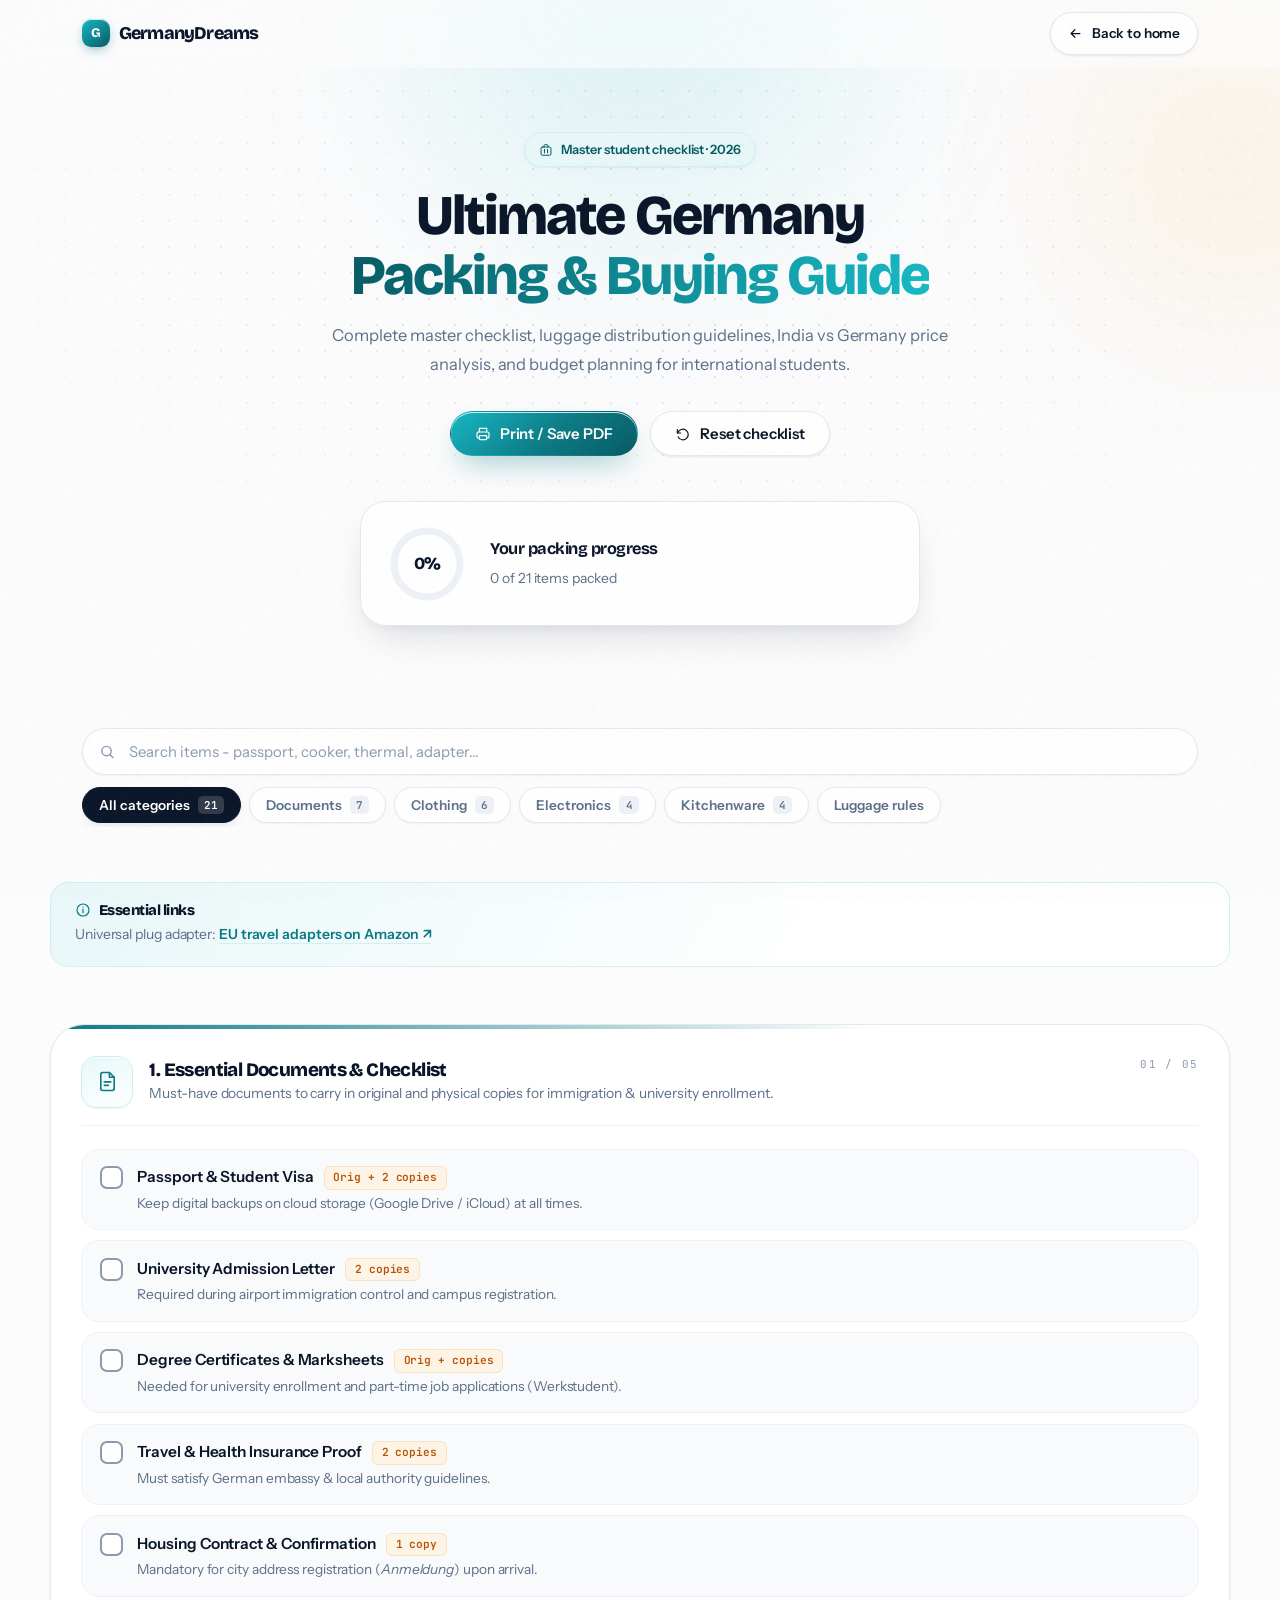
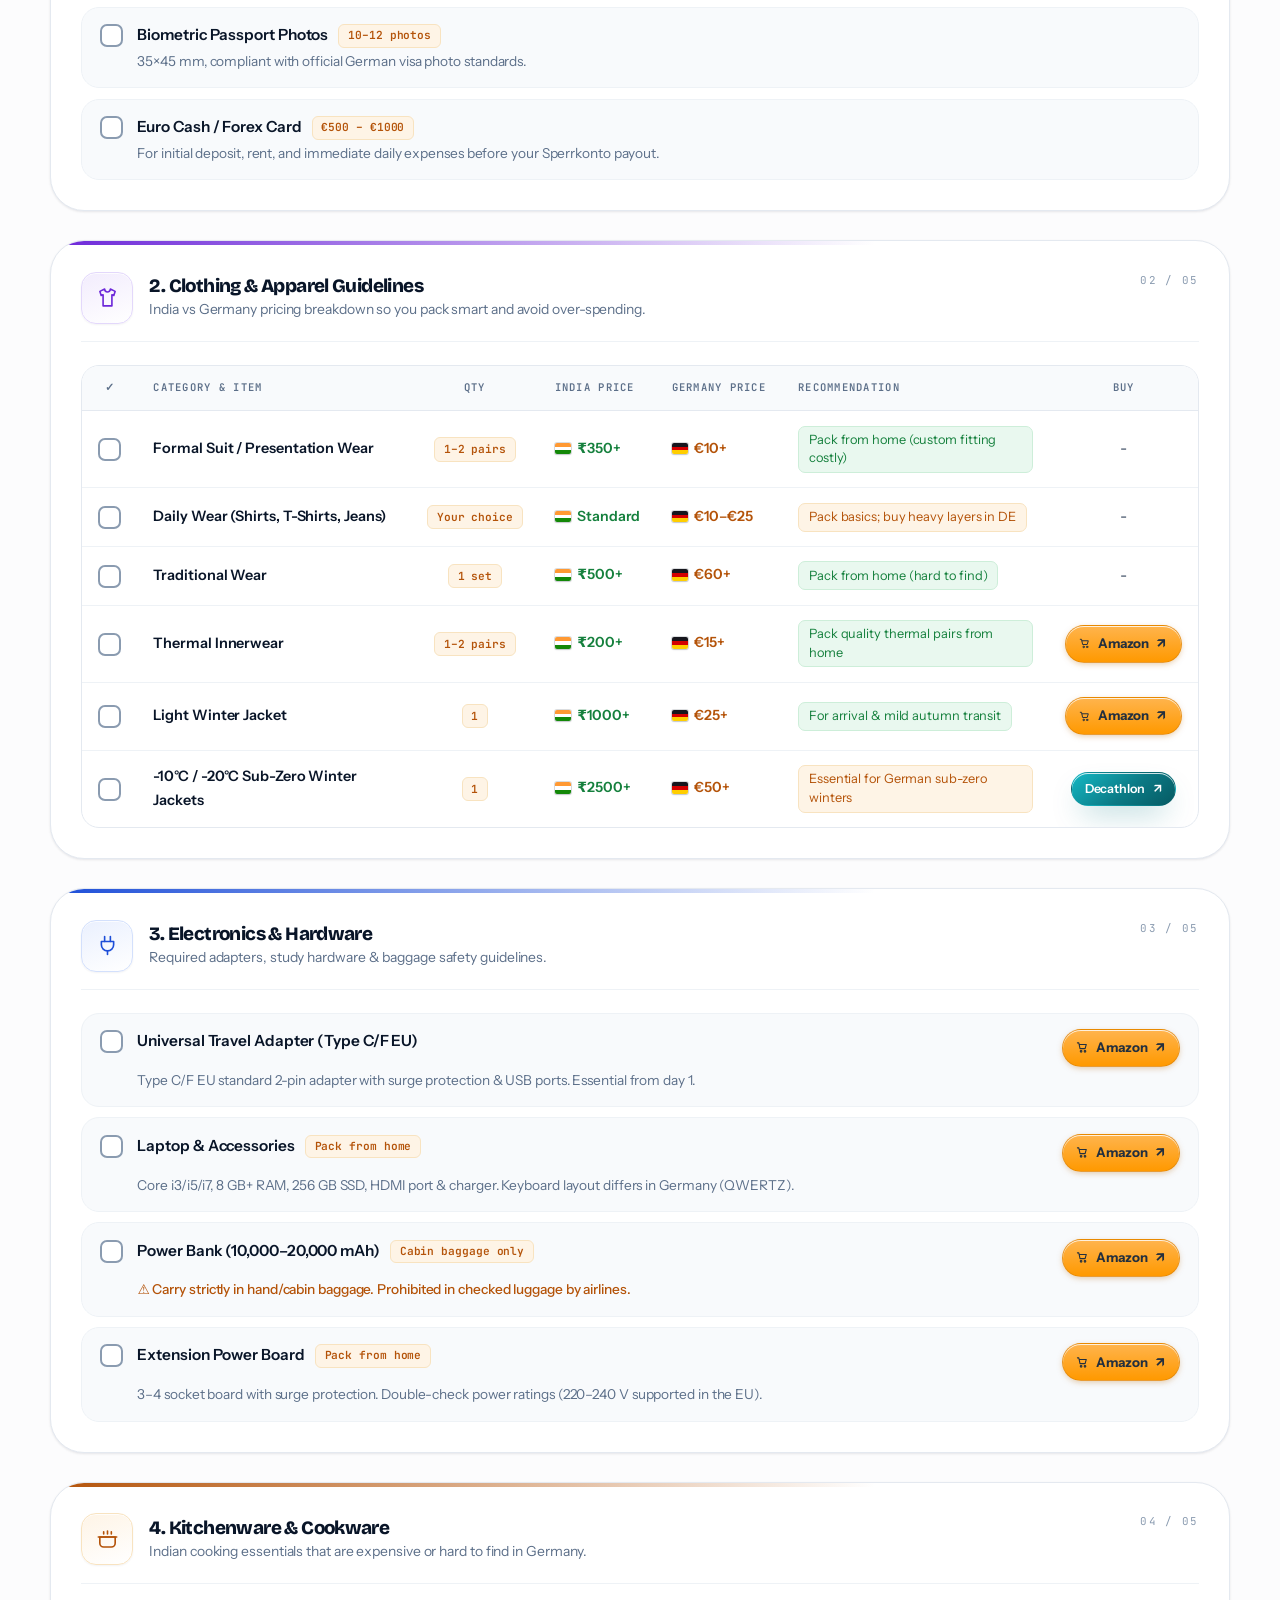
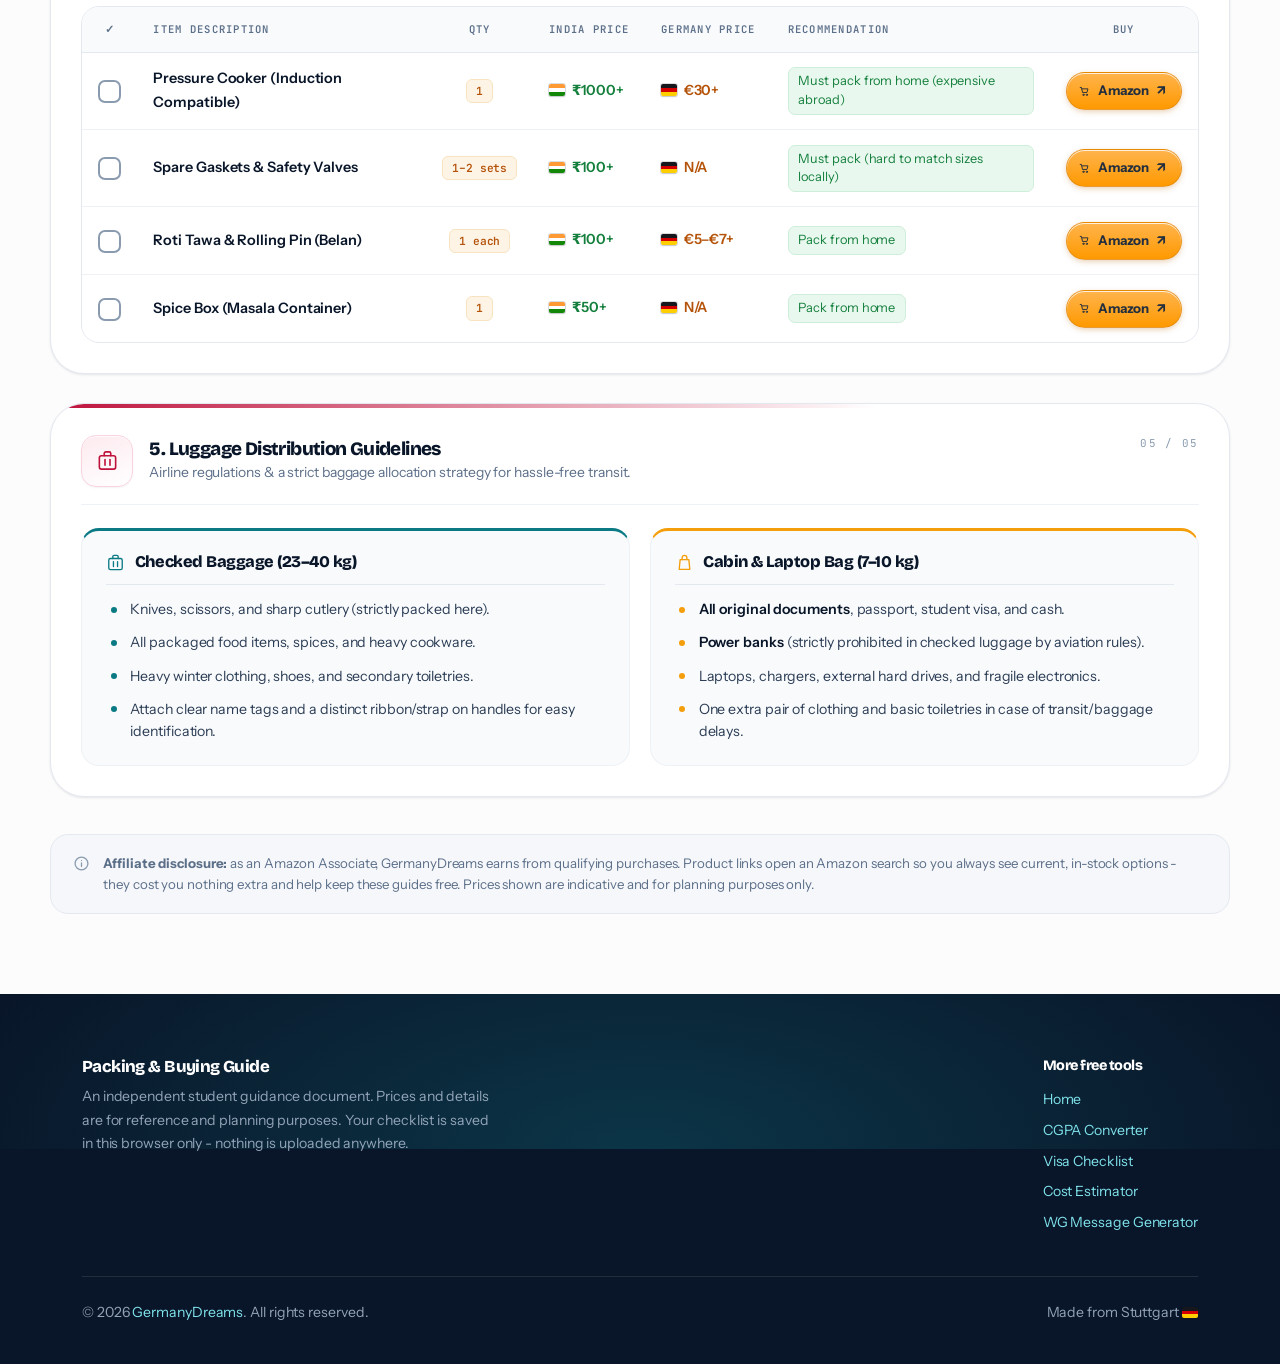
<file: packing.html>
<!DOCTYPE html>
<html lang="en">

<head>
  <meta charset="UTF-8" />
  <meta name="viewport" content="width=device-width, initial-scale=1.0" />
  <title>Germany Student Packing &amp; Buying Guide | GermanyDreams</title>
  <meta name="description"
    content="Complete master checklist, luggage distribution guidelines, India vs Germany price comparison and budget planning for international students moving to Germany." />
  <meta name="theme-color" content="#fcfcfd" />

  <link rel="preconnect" href="https://fonts.googleapis.com">
  <link rel="preconnect" href="https://fonts.gstatic.com" crossorigin>
  <link
    href="https://fonts.googleapis.com/css2?family=Bricolage+Grotesque:opsz,wght@12..96,500;12..96,600;12..96,700;12..96,800&family=Instrument+Sans:ital,wght@0,400;0,500;0,600;0,700;1,400&family=JetBrains+Mono:wght@500;600&display=swap"
    rel="stylesheet">
  <link rel="stylesheet" href="assets/theme.css">

  <style>
    /* ======================================================================
       PACKING GUIDE - page-specific
       ====================================================================== */

    /* ---------- HERO ---------- */
    .phero {
      position: relative;
      padding: calc(var(--nav-h) + 4rem) 0 3rem;
      text-align: center;
      overflow: hidden;
    }

    .phero__bg {
      position: absolute;
      inset: 0;
      pointer-events: none;
      overflow: hidden;
    }

    .phero .a1 {
      width: 660px;
      height: 660px;
      top: -320px;
      left: 50%;
      margin-left: -330px;
      background: radial-gradient(circle, rgba(20, 184, 196, .26), transparent 68%);
      animation: drift 26s ease-in-out infinite;
    }

    .phero .a2 {
      width: 460px;
      height: 460px;
      top: -60px;
      right: -180px;
      background: radial-gradient(circle, rgba(245, 158, 11, .2), transparent 68%);
      animation: drift 32s ease-in-out infinite reverse;
    }

    .phero__in {
      position: relative;
    }

    .phero h1 {
      font-size: clamp(2.1rem, 4.6vw, 3.5rem);
      line-height: 1.06;
      margin: 1.2rem 0 1rem;
    }

    .phero .lede {
      margin-inline: auto;
      text-align: center;
      font-size: 1.03rem;
    }

    .phero__actions {
      display: flex;
      justify-content: center;
      gap: .8rem;
      flex-wrap: wrap;
      margin-top: 2rem;
    }

    /* ---------- PROGRESS RING CARD ---------- */
    .prog {
      max-width: 560px;
      margin: 2.8rem auto 0;
      display: flex;
      align-items: center;
      gap: 1.5rem;
      text-align: left;
      padding: 1.4rem 1.7rem;
      background: var(--surface);
      border: 1px solid var(--line);
      border-radius: var(--r-xl);
      box-shadow: var(--sh-lg);
    }

    .ring {
      position: relative;
      width: 78px;
      height: 78px;
      flex-shrink: 0;
      display: grid;
      place-items: center;
    }

    .ring svg {
      position: absolute;
      inset: 0;
      transform: rotate(-90deg);
    }

    .ring circle {
      fill: none;
      stroke-width: 7;
      stroke-linecap: round;
    }

    .ring__bg {
      stroke: var(--paper-3);
    }

    .ring__fg {
      stroke: url(#ringGrad);
      transition: stroke-dashoffset .55s var(--ease);
    }

    .ring__pct {
      position: relative;
      font-family: var(--font-display);
      font-size: 1.06rem;
      font-weight: 800;
      color: var(--ink);
      letter-spacing: -.04em;
    }

    .prog__txt strong {
      display: block;
      font-family: var(--font-display);
      font-size: 1.02rem;
      color: var(--ink);
      letter-spacing: -.03em;
    }

    .prog__txt span {
      font-size: .87rem;
      color: var(--ink-3);
    }

    .prog.is-done {
      border-color: #b8e6cb;
      background: linear-gradient(160deg, var(--green-tint), var(--surface) 60%);
      animation: pop .6s var(--ease-spring);
    }

    @keyframes pop {

      0%,
      100% {
        transform: scale(1);
      }

      45% {
        transform: scale(1.025);
      }
    }

    /* ---------- STICKY TOOLBAR ---------- */
    .toolbar {
      position: sticky;
      top: var(--nav-h);
      z-index: 90;
      padding: .9rem 0;
      background: rgba(252, 252, 253, .86);
      backdrop-filter: blur(16px) saturate(180%);
      -webkit-backdrop-filter: blur(16px) saturate(180%);
      border-bottom: 1px solid transparent;
      transition: border-color var(--t), box-shadow var(--t);
      margin-top: 2.5rem;
    }

    .toolbar.is-stuck {
      border-bottom-color: var(--line);
      box-shadow: 0 10px 26px -22px rgba(9, 21, 40, .8);
    }

    .toolbar__in {
      display: flex;
      flex-direction: column;
      gap: .8rem;
    }

    .search {
      position: relative;
    }

    .search svg {
      position: absolute;
      left: 1.05rem;
      top: 50%;
      transform: translateY(-50%);
      color: var(--ink-4);
      pointer-events: none;
    }

    .search input {
      width: 100%;
      padding: .82rem 2.8rem .82rem 2.9rem;
      border-radius: var(--r-full);
      border: 1px solid var(--line);
      background: var(--surface);
      color: var(--ink);
      font-family: inherit;
      font-size: .93rem;
      outline: none;
      box-shadow: var(--sh-xs);
      transition: border-color var(--t-fast), box-shadow var(--t-fast);
    }

    .search input::placeholder {
      color: var(--ink-4);
    }

    .search input:focus {
      border-color: var(--brand);
      box-shadow: 0 0 0 4px rgba(20, 184, 196, .15);
    }

    .search__clear {
      position: absolute;
      right: .55rem;
      top: 50%;
      transform: translateY(-50%);
      width: 28px;
      height: 28px;
      border: none;
      border-radius: 50%;
      background: var(--paper-3);
      color: var(--ink-3);
      cursor: pointer;
      display: none;
      place-items: center;
      font-size: 1rem;
      line-height: 1;
    }

    .search__clear.is-on {
      display: grid;
    }

    .tabs {
      display: flex;
      gap: .5rem;
      overflow-x: auto;
      padding-bottom: .25rem;
      scrollbar-width: none;
    }

    .tabs::-webkit-scrollbar {
      display: none;
    }

    .tab {
      display: inline-flex;
      align-items: center;
      gap: .5rem;
      padding: .5rem 1rem;
      border-radius: var(--r-full);
      border: 1px solid var(--line);
      background: var(--surface);
      color: var(--ink-3);
      font-family: inherit;
      font-size: .85rem;
      font-weight: 600;
      white-space: nowrap;
      cursor: pointer;
      box-shadow: var(--sh-xs);
      transition: all var(--t-fast) var(--ease);
    }

    .tab:hover {
      color: var(--ink);
      border-color: var(--line-strong);
    }

    .tab b {
      font-family: var(--font-mono);
      font-size: .68rem;
      font-weight: 600;
      padding: .1rem .38rem;
      border-radius: 5px;
      background: var(--paper-3);
      color: var(--ink-3);
    }

    .tab.is-active {
      background: var(--ink);
      border-color: var(--ink);
      color: #fff;
      box-shadow: var(--sh-md);
    }

    .tab.is-active b {
      background: rgba(255, 255, 255, .16);
      color: #fff;
    }

    /* ---------- BODY ---------- */
    .pbody {
      padding: 2.5rem 0 5rem;
      display: flex;
      flex-direction: column;
      gap: 1.8rem;
    }

    .gcard {
      background: var(--surface);
      border: 1px solid var(--line);
      border-radius: var(--r-2xl);
      padding: 1.9rem;
      box-shadow: var(--sh-sm);
      position: relative;
      overflow: hidden;
      scroll-margin-top: 200px;
    }

    .gcard::before {
      content: '';
      position: absolute;
      inset: 0 0 auto 0;
      height: 4px;
      background: linear-gradient(90deg, var(--tone, var(--brand)), transparent 70%);
    }

    .ghead {
      display: flex;
      align-items: center;
      gap: 1rem;
      padding-bottom: 1.1rem;
      margin-bottom: 1.4rem;
      border-bottom: 1px solid var(--line-soft);
    }

    .ghead .icon-tile {
      background: linear-gradient(160deg, var(--tone-bg, var(--brand-tint)), #fff);
      border-color: var(--tone-line, var(--brand-tint-2));
      color: var(--tone, var(--brand));
    }

    .ghead .icon-tile svg {
      width: 23px;
      height: 23px;
    }

    .ghead h2 {
      font-size: 1.18rem;
      letter-spacing: -.032em;
    }

    .ghead p {
      font-size: .87rem;
      color: var(--ink-3);
      margin-top: .12rem;
      line-height: 1.55;
    }

    .gnum {
      margin-left: auto;
      font-family: var(--font-mono);
      font-size: .68rem;
      letter-spacing: .12em;
      color: var(--ink-4);
      flex-shrink: 0;
      align-self: flex-start;
    }

    /* ---------- CHECK ITEMS ---------- */
    .clist {
      display: flex;
      flex-direction: column;
      gap: .65rem;
    }

    .check-item {
      display: flex;
      align-items: flex-start;
      gap: .9rem;
      padding: .95rem 1.1rem;
      border-radius: var(--r-lg);
      background: var(--surface-sunk);
      border: 1px solid var(--line-soft);
      cursor: pointer;
      transition: background var(--t-fast), border-color var(--t-fast), transform var(--t-fast);
    }

    .check-item:hover {
      background: var(--brand-tint);
      border-color: var(--brand-tint-2);
    }

    .check-item:has(input:checked) {
      background: var(--green-tint);
      border-color: #cdeed9;
    }

    .check-item:has(input:focus-visible) {
      outline: 2.5px solid var(--brand);
      outline-offset: 2px;
    }

    /* Checkbox */
    .cbox {
      width: 23px;
      height: 23px;
      flex-shrink: 0;
      margin-top: 1px;
      border-radius: 7px;
      border: 2px solid var(--ink-4);
      background: var(--surface);
      display: grid;
      place-items: center;
      cursor: pointer;
      transition: background var(--t-fast) var(--ease), border-color var(--t-fast) var(--ease),
        transform var(--t-fast) var(--ease-spring);
    }

    .check-item:hover .cbox,
    tr:hover .cbox {
      border-color: var(--brand);
    }

    :is(.check-item, tr):has(input:checked) .cbox {
      background: var(--green);
      border-color: var(--green);
      transform: scale(1.05);
    }

    .cbox svg {
      width: 13px;
      height: 13px;
      color: #fff;
    }

    .cbox svg path {
      stroke-dasharray: 24;
      stroke-dashoffset: 24;
      transition: stroke-dashoffset .32s var(--ease) .06s;
    }

    :is(.check-item, tr):has(input:checked) .cbox svg path {
      stroke-dashoffset: 0;
    }

    /* Deliberately not flex: as an atomic inline, .qty is skipped by
       text-decoration propagation, so the "checked" strikethrough crosses
       out the label without striking through the badge. */
    .check-title {
      font-weight: 600;
      font-size: .96rem;
      color: var(--ink);
      line-height: 1.6;
    }

    .check-title .qty {
      margin-left: .45rem;
      vertical-align: 1px;
    }

    .check-item:has(input:checked) .check-title {
      text-decoration: line-through;
      text-decoration-color: var(--ink-4);
      color: var(--ink-3);
    }

    .check-note {
      font-size: .855rem;
      color: var(--ink-3);
      line-height: 1.55;
      margin-top: .18rem;
    }

    .check-content {
      flex: 1;
      min-width: 0;
    }

    .check-row-top {
      display: flex;
      align-items: flex-start;
      justify-content: space-between;
      gap: .8rem;
      flex-wrap: wrap;
    }

    .check-note.warn {
      color: var(--gold);
      font-weight: 500;
    }

    /* ---------- BADGES ---------- */
    .qty {
      display: inline-block;
      padding: .12rem .55rem;
      border-radius: 6px;
      background: var(--gold-tint);
      border: 1px solid #f8e3c0;
      color: var(--gold);
      font-family: var(--font-mono);
      font-size: .7rem;
      font-weight: 600;
      white-space: nowrap;
    }

    .price {
      font-weight: 600;
      font-size: .88rem;
      display: inline-flex;
      align-items: center;
      gap: .4rem;
      white-space: nowrap;
    }

    .price--in {
      color: var(--green);
    }

    .price--de {
      color: var(--gold);
    }

    .rec {
      display: inline-block;
      font-size: .8rem;
      line-height: 1.45;
      padding: .26rem .62rem;
      border-radius: 7px;
      border: 1px solid;
    }

    .rec--home {
      background: var(--green-tint);
      border-color: #cdeed9;
      color: var(--green);
    }

    .rec--de {
      background: var(--gold-tint);
      border-color: #f8e3c0;
      color: var(--gold);
    }

    /* ---------- TABLES ---------- */
    .tscroll {
      overflow-x: auto;
      border: 1px solid var(--line);
      border-radius: var(--r-lg);
      background: var(--surface);
    }

    table {
      width: 100%;
      border-collapse: collapse;
      font-size: .9rem;
      min-width: 780px;
    }

    thead th {
      position: sticky;
      top: 0;
      background: var(--surface-sunk);
      font-family: var(--font-mono);
      font-size: .66rem;
      font-weight: 600;
      letter-spacing: .12em;
      text-transform: uppercase;
      color: var(--ink-3);
      text-align: left;
      padding: .85rem 1rem;
      border-bottom: 1px solid var(--line);
      white-space: nowrap;
    }

    tbody td {
      padding: .9rem 1rem;
      border-bottom: 1px solid var(--line-soft);
      vertical-align: middle;
      color: var(--ink-2);
    }

    tbody tr:last-child td {
      border-bottom: none;
    }

    tbody tr {
      transition: background var(--t-fast);
    }

    tbody tr:hover {
      background: var(--brand-tint);
    }

    tbody tr:has(input:checked) {
      background: var(--green-tint);
    }

    tbody tr:has(input:checked) .t-name {
      text-decoration: line-through;
      text-decoration-color: var(--ink-4);
      color: var(--ink-3);
    }

    .t-name {
      font-weight: 600;
      color: var(--ink);
    }

    td.c {
      text-align: center;
    }

    th.c {
      text-align: center;
    }

    /* ---------- LUGGAGE ---------- */
    .lgrid {
      display: grid;
      grid-template-columns: repeat(auto-fit, minmax(300px, 1fr));
      gap: 1.2rem;
    }

    .lbox {
      padding: 1.4rem 1.5rem;
      border-radius: var(--r-lg);
      background: var(--surface-sunk);
      border: 1px solid var(--line-soft);
      border-top: 3px solid var(--lc, var(--brand));
    }

    .lbox--cabin {
      --lc: var(--gold-bright);
    }

    .lbox h3 {
      font-size: 1.02rem;
      display: flex;
      align-items: center;
      gap: .6rem;
      padding-bottom: .75rem;
      margin-bottom: .9rem;
      border-bottom: 1px solid var(--line);
      letter-spacing: -.03em;
    }

    .lbox h3 svg {
      width: 19px;
      height: 19px;
      color: var(--lc, var(--brand));
    }

    .lbox ul {
      list-style: none;
      display: flex;
      flex-direction: column;
      gap: .7rem;
    }

    .lbox li {
      position: relative;
      padding-left: 1.5rem;
      font-size: .885rem;
      line-height: 1.55;
      color: var(--ink-2);
    }

    .lbox li::before {
      content: '';
      position: absolute;
      left: .3rem;
      top: .55em;
      width: 6px;
      height: 6px;
      border-radius: 50%;
      background: var(--lc, var(--brand));
    }

    .lbox strong {
      color: var(--ink);
      font-weight: 600;
    }

    /* ---------- LINKS BANNER ---------- */
    .links-card {
      display: flex;
      align-items: center;
      gap: 1.2rem;
      flex-wrap: wrap;
      padding: 1.2rem 1.5rem;
      border-radius: var(--r-lg);
      background: linear-gradient(120deg, var(--brand-tint), var(--surface) 65%);
      border: 1px solid var(--brand-tint-2);
      margin-bottom: 1.8rem;
    }

    .links-card h3 {
      font-size: .92rem;
      display: flex;
      align-items: center;
      gap: .5rem;
      margin-bottom: .3rem;
    }

    .links-card p {
      font-size: .875rem;
      color: var(--ink-3);
      display: flex;
      flex-wrap: wrap;
      gap: .3rem 1.3rem;
    }

    .links-card a {
      font-weight: 600;
      text-decoration: none;
      border-bottom: 1.5px solid var(--brand-tint-2);
      transition: border-color var(--t-fast);
    }

    .links-card a:hover {
      border-color: var(--brand);
    }

    /* ---------- EMPTY STATE ---------- */
    .empty {
      display: none;
      text-align: center;
      padding: 4rem 1.5rem;
      background: var(--surface);
      border: 1px dashed var(--line-strong);
      border-radius: var(--r-xl);
    }

    .empty.is-on {
      display: block;
    }

    .empty svg {
      margin: 0 auto 1rem;
      color: var(--ink-4);
    }

    .empty h3 {
      font-size: 1.1rem;
      margin-bottom: .4rem;
    }

    .empty p {
      color: var(--ink-3);
      font-size: .92rem;
    }

    /* ---------- DISCLOSURE ---------- */
    .disclosure {
      margin-top: .5rem;
      padding: 1.1rem 1.4rem;
      border-radius: var(--r-lg);
      background: var(--paper-2);
      border: 1px solid var(--line);
      font-size: .83rem;
      color: var(--ink-3);
      line-height: 1.6;
      display: flex;
      gap: .8rem;
      align-items: flex-start;
    }

    .disclosure svg {
      flex-shrink: 0;
      color: var(--ink-4);
      margin-top: .15rem;
    }

    /* ---------- RESPONSIVE: tables become cards ---------- */
    @media (max-width: 760px) {
      .tscroll {
        border: none;
        background: none;
        overflow: visible;
      }

      table {
        min-width: 0;
        display: block;
      }

      thead {
        display: none;
      }

      tbody,
      tr {
        display: block;
      }

      tbody tr {
        position: relative;
        border: 1px solid var(--line-soft);
        background: var(--surface-sunk);
        border-radius: var(--r-lg);
        padding: .95rem 1.1rem .95rem 3.2rem;
        margin-bottom: .65rem;
      }

      tbody tr:hover {
        background: var(--brand-tint);
      }

      tbody td {
        display: flex;
        gap: .8rem;
        justify-content: space-between;
        align-items: center;
        padding: .3rem 0;
        border: none;
        text-align: left !important;
      }

      tbody td::before {
        content: attr(data-label);
        font-family: var(--font-mono);
        font-size: .62rem;
        letter-spacing: .1em;
        text-transform: uppercase;
        color: var(--ink-4);
        flex-shrink: 0;
      }

      /* Checkbox floats into the reserved left gutter */
      td.c-check {
        position: absolute;
        left: 1.05rem;
        top: 1rem;
        padding: 0;
      }

      td.c-check::before {
        display: none;
      }

      td.t-item {
        padding-bottom: .55rem;
      }

      td.t-item::before {
        display: none;
      }

      td.t-item .t-name {
        font-size: .96rem;
      }
    }

    @media (max-width: 560px) {
      .phero {
        padding-top: calc(var(--nav-h) + 2.5rem);
      }

      .prog {
        flex-direction: column;
        text-align: center;
        gap: 1rem;
      }

      .gcard {
        padding: 1.3rem 1.1rem;
      }

      .ghead {
        flex-wrap: wrap;
      }

      .gnum {
        width: 100%;
        margin-left: 0;
      }

      .phero__actions .btn {
        flex: 1;
      }
    }

    @media print {

      .toolbar,
      .phero__actions,
      .links-card {
        display: none !important;
      }

      .gcard,
      .prog {
        border: 1px solid #ccc;
        box-shadow: none;
      }

      table {
        min-width: 0;
      }
    }
  </style>
</head>

<body>
  <a class="skip-link" href="#guide">Skip to checklist</a>
  <div class="scroll-progress"></div>

  <!-- ===== ICONS ===== -->
  <svg width="0" height="0" style="position:absolute" aria-hidden="true" focusable="false">
    <defs>
      <linearGradient id="ringGrad" x1="0" y1="0" x2="1" y2="1">
        <stop offset="0%" stop-color="#14b8c4" />
        <stop offset="100%" stop-color="#22c55e" />
      </linearGradient>
      <symbol id="i-doc" viewBox="0 0 24 24" fill="none" stroke="currentColor" stroke-width="1.7"
        stroke-linecap="round" stroke-linejoin="round">
        <path d="M14 2.6H7a2 2 0 0 0-2 2v14.8a2 2 0 0 0 2 2h10a2 2 0 0 0 2-2V7.6Z" />
        <path d="M14 2.6v5h5" />
        <path d="M8.6 12.4h6.8M8.6 16h4.4" />
      </symbol>
      <symbol id="i-shirt" viewBox="0 0 24 24" fill="none" stroke="currentColor" stroke-width="1.7"
        stroke-linecap="round" stroke-linejoin="round">
        <path d="M9 3.2 4 5.6l1.4 4.2 2-.7V20.8h9.2V9.1l2 .7L20 5.6l-5-2.4a3 3 0 0 1-6 0Z" />
      </symbol>
      <symbol id="i-plug" viewBox="0 0 24 24" fill="none" stroke="currentColor" stroke-width="1.7"
        stroke-linecap="round" stroke-linejoin="round">
        <path d="M9 2.6v5.2M15 2.6v5.2" />
        <path d="M5.6 7.8h12.8v3.4a6.4 6.4 0 0 1-12.8 0Z" />
        <path d="M12 17.6v3.8" />
      </symbol>
      <symbol id="i-pot" viewBox="0 0 24 24" fill="none" stroke="currentColor" stroke-width="1.7"
        stroke-linecap="round" stroke-linejoin="round">
        <path d="M4 9.4h16v6.4a4 4 0 0 1-4 4H8a4 4 0 0 1-4-4Z" />
        <path d="M2.4 9.4h19.2" />
        <path d="M8 6.2V4M12 6.2V3.2M16 6.2V4" />
      </symbol>
      <symbol id="i-bag" viewBox="0 0 24 24" fill="none" stroke="currentColor" stroke-width="1.7"
        stroke-linecap="round" stroke-linejoin="round">
        <rect x="3.5" y="7" width="17" height="14" rx="2.2" />
        <path d="M8.6 7V4.6a1.6 1.6 0 0 1 1.6-1.6h3.6a1.6 1.6 0 0 1 1.6 1.6V7" />
        <path d="M9.4 11v6M14.6 11v6" />
      </symbol>
      <symbol id="i-carry" viewBox="0 0 24 24" fill="none" stroke="currentColor" stroke-width="1.7"
        stroke-linecap="round" stroke-linejoin="round">
        <path d="M6.5 8.4h11l1.2 12.2H5.3Z" />
        <path d="M9 8.4V6a3 3 0 0 1 6 0v2.4" />
      </symbol>
      <symbol id="i-search" viewBox="0 0 24 24" fill="none" stroke="currentColor" stroke-width="2"
        stroke-linecap="round" stroke-linejoin="round">
        <circle cx="10.6" cy="10.6" r="6.6" />
        <path d="m15.4 15.4 4.2 4.2" />
      </symbol>
      <symbol id="i-tick" viewBox="0 0 24 24" fill="none" stroke="currentColor" stroke-width="3.2"
        stroke-linecap="round" stroke-linejoin="round">
        <path d="m4.8 12.4 4.6 4.6L19.2 7" />
      </symbol>
      <symbol id="i-print" viewBox="0 0 24 24" fill="none" stroke="currentColor" stroke-width="1.8"
        stroke-linecap="round" stroke-linejoin="round">
        <path d="M6.5 9V3.6h11V9" />
        <path d="M6.5 18H5a2 2 0 0 1-2-2v-5a2 2 0 0 1 2-2h14a2 2 0 0 1 2 2v5a2 2 0 0 1-2 2h-1.5" />
        <rect x="6.5" y="14.4" width="11" height="6" rx="1" />
      </symbol>
      <symbol id="i-reset" viewBox="0 0 24 24" fill="none" stroke="currentColor" stroke-width="1.8"
        stroke-linecap="round" stroke-linejoin="round">
        <path d="M3.5 5.5v5h5" />
        <path d="M4.2 10.5a8 8 0 1 1 .6 6" />
      </symbol>
      <symbol id="i-cart" viewBox="0 0 24 24" fill="none" stroke="currentColor" stroke-width="2"
        stroke-linecap="round" stroke-linejoin="round">
        <path d="M2.6 3.4h2.6l2.2 10.6h9.4l2.2-7.6H6.2" />
        <circle cx="9.4" cy="19" r="1.5" />
        <circle cx="16.6" cy="19" r="1.5" />
      </symbol>
      <symbol id="i-arrow" viewBox="0 0 24 24" fill="none" stroke="currentColor" stroke-width="2.2"
        stroke-linecap="round" stroke-linejoin="round">
        <path d="M7 17 17 7M8.5 7H17v8.5" />
      </symbol>
      <symbol id="i-info" viewBox="0 0 24 24" fill="none" stroke="currentColor" stroke-width="1.8"
        stroke-linecap="round" stroke-linejoin="round">
        <circle cx="12" cy="12" r="9" />
        <path d="M12 11v5.2M12 7.8h.01" />
      </symbol>
      <symbol id="i-back" viewBox="0 0 24 24" fill="none" stroke="currentColor" stroke-width="2"
        stroke-linecap="round" stroke-linejoin="round">
        <path d="M19 12H5M11 6l-6 6 6 6" />
      </symbol>
    </defs>
  </svg>

  <!-- ===== NAV ===== -->
  <header class="nav">
    <div class="nav__inner">
      <a class="logo" href="index.html">
        <span class="logo__mark">G</span>GermanyDreams
      </a>
      <div class="nav__right">
        <a class="btn btn--ghost btn--sm" href="index.html">
          <svg width="15" height="15" aria-hidden="true">
            <use href="#i-back" />
          </svg>
          Back to home
        </a>
      </div>
    </div>
  </header>

  <!-- ===== HERO ===== -->
  <section class="phero">
    <div class="phero__bg">
      <span class="aurora a1"></span>
      <span class="aurora a2"></span>
      <span class="dotgrid"></span>
    </div>

    <div class="wrap phero__in">
      <span class="chip chip--brand">
        <svg width="14" height="14" aria-hidden="true">
          <use href="#i-bag" />
        </svg>
        Master student checklist &middot; 2026
      </span>

      <h1>Ultimate Germany<br><span class="grad-text">Packing &amp; Buying Guide</span></h1>

      <p class="lede">Complete master checklist, luggage distribution guidelines, India vs Germany price analysis, and
        budget planning for international students.</p>

      <div class="phero__actions">
        <button class="btn btn--primary btn--sheen" onclick="window.print()">
          <svg width="16" height="16" aria-hidden="true">
            <use href="#i-print" />
          </svg>
          Print / Save PDF
        </button>
        <button class="btn btn--ghost" id="resetBtn">
          <svg width="16" height="16" aria-hidden="true">
            <use href="#i-reset" />
          </svg>
          Reset checklist
        </button>
      </div>

      <!-- Progress -->
      <div class="prog" id="progCard">
        <div class="ring">
          <svg width="78" height="78" aria-hidden="true">
            <circle class="ring__bg" cx="39" cy="39" r="33" />
            <circle class="ring__fg" id="ringFg" cx="39" cy="39" r="33" />
          </svg>
          <span class="ring__pct" id="progPct">0%</span>
        </div>
        <div class="prog__txt">
          <strong id="progTitle">Your packing progress</strong>
          <span id="progLabel">0 of 21 items packed</span>
        </div>
      </div>
    </div>
  </section>

  <!-- ===== STICKY TOOLBAR ===== -->
  <div class="toolbar" id="toolbar">
    <div class="wrap toolbar__in">
      <div class="search">
        <svg width="17" height="17" aria-hidden="true">
          <use href="#i-search" />
        </svg>
        <label class="sr-only" for="q">Search checklist items</label>
        <input type="search" id="q" placeholder="Search items - passport, cooker, thermal, adapter…"
          autocomplete="off" />
        <button class="search__clear" id="qClear" type="button" aria-label="Clear search">&times;</button>
      </div>

      <div class="tabs" role="tablist" id="tabs">
        <button class="tab is-active" role="tab" data-cat="all">All categories <b id="cnt-all"></b></button>
        <button class="tab" role="tab" data-cat="documents">Documents <b id="cnt-documents"></b></button>
        <button class="tab" role="tab" data-cat="clothing">Clothing <b id="cnt-clothing"></b></button>
        <button class="tab" role="tab" data-cat="electronics">Electronics <b id="cnt-electronics"></b></button>
        <button class="tab" role="tab" data-cat="kitchen">Kitchenware <b id="cnt-kitchen"></b></button>
        <button class="tab" role="tab" data-cat="luggage">Luggage rules</button>
      </div>
    </div>
  </div>

  <!-- ===== BODY ===== -->
  <main class="wrap pbody" id="guide">

    <!-- Quick links -->
    <div class="links-card">
      <div>
        <h3>
          <svg width="16" height="16" style="color:var(--brand)" aria-hidden="true">
            <use href="#i-info" />
          </svg>
          Essential links
        </h3>
        <p>
          <span>Universal plug adapter:
            <a href="https://www.amazon.in/s?k=universal+travel+adapter+europe+type+c&tag=amazonquiz-21"
              target="_blank" rel="noopener sponsored">EU travel adapters on Amazon &#8599;</a></span>
        </p>
      </div>
    </div>

    <!-- ===== 1. DOCUMENTS ===== -->
    <section class="gcard cat" data-cat="documents" style="--tone:#0b7a85;--tone-bg:#e8f7f8;--tone-line:#cceef1">
      <div class="ghead">
        <span class="icon-tile"><svg aria-hidden="true">
            <use href="#i-doc" />
          </svg></span>
        <div>
          <h2>1. Essential Documents &amp; Checklist</h2>
          <p>Must-have documents to carry in original and physical copies for immigration &amp; university enrollment.
          </p>
        </div>
        <span class="gnum">01 / 05</span>
      </div>

      <div class="clist">
        <div class="check-item">
          <input class="sr-only" type="checkbox" id="doc-1" data-id="doc-1">
          <label class="cbox" for="doc-1" aria-label="Passport & Student Visa"><svg aria-hidden="true">
              <use href="#i-tick" />
            </svg></label>
          <div class="check-content">
            <div class="check-title">Passport &amp; Student Visa <span class="qty">Orig + 2 copies</span></div>
            <div class="check-note">Keep digital backups on cloud storage (Google Drive / iCloud) at all times.</div>
          </div>
        </div>

        <div class="check-item">
          <input class="sr-only" type="checkbox" id="doc-2" data-id="doc-2">
          <label class="cbox" for="doc-2" aria-label="University Admission Letter"><svg aria-hidden="true">
              <use href="#i-tick" />
            </svg></label>
          <div class="check-content">
            <div class="check-title">University Admission Letter <span class="qty">2 copies</span></div>
            <div class="check-note">Required during airport immigration control and campus registration.</div>
          </div>
        </div>

        <div class="check-item">
          <input class="sr-only" type="checkbox" id="doc-3" data-id="doc-3">
          <label class="cbox" for="doc-3" aria-label="Degree Certificates & Marksheets"><svg aria-hidden="true">
              <use href="#i-tick" />
            </svg></label>
          <div class="check-content">
            <div class="check-title">Degree Certificates &amp; Marksheets <span class="qty">Orig + copies</span></div>
            <div class="check-note">Needed for university enrollment and part-time job applications (Werkstudent).
            </div>
          </div>
        </div>

        <div class="check-item">
          <input class="sr-only" type="checkbox" id="doc-4" data-id="doc-4">
          <label class="cbox" for="doc-4" aria-label="Travel & Health Insurance Proof"><svg aria-hidden="true">
              <use href="#i-tick" />
            </svg></label>
          <div class="check-content">
            <div class="check-title">Travel &amp; Health Insurance Proof <span class="qty">2 copies</span></div>
            <div class="check-note">Must satisfy German embassy &amp; local authority guidelines.</div>
          </div>
        </div>

        <div class="check-item">
          <input class="sr-only" type="checkbox" id="doc-5" data-id="doc-5">
          <label class="cbox" for="doc-5" aria-label="Housing Contract & Confirmation"><svg aria-hidden="true">
              <use href="#i-tick" />
            </svg></label>
          <div class="check-content">
            <div class="check-title">Housing Contract &amp; Confirmation <span class="qty">1 copy</span></div>
            <div class="check-note">Mandatory for city address registration (<i>Anmeldung</i>) upon arrival.</div>
          </div>
        </div>

        <div class="check-item">
          <input class="sr-only" type="checkbox" id="doc-6" data-id="doc-6">
          <label class="cbox" for="doc-6" aria-label="Biometric Passport Photos"><svg aria-hidden="true">
              <use href="#i-tick" />
            </svg></label>
          <div class="check-content">
            <div class="check-title">Biometric Passport Photos <span class="qty">10&ndash;12 photos</span></div>
            <div class="check-note">35&times;45&nbsp;mm, compliant with official German visa photo standards.</div>
          </div>
        </div>

        <div class="check-item">
          <input class="sr-only" type="checkbox" id="doc-7" data-id="doc-7">
          <label class="cbox" for="doc-7" aria-label="Euro Cash / Forex Card"><svg aria-hidden="true">
              <use href="#i-tick" />
            </svg></label>
          <div class="check-content">
            <div class="check-title">Euro Cash / Forex Card <span class="qty">&euro;500 &ndash; &euro;1000</span></div>
            <div class="check-note">For initial deposit, rent, and immediate daily expenses before your Sperrkonto
              payout.</div>
          </div>
        </div>
      </div>
    </section>

    <!-- ===== 2. CLOTHING ===== -->
    <section class="gcard cat" data-cat="clothing" style="--tone:#6d28d9;--tone-bg:#f2ecfd;--tone-line:#e3d8fb">
      <div class="ghead">
        <span class="icon-tile"><svg aria-hidden="true">
            <use href="#i-shirt" />
          </svg></span>
        <div>
          <h2>2. Clothing &amp; Apparel Guidelines</h2>
          <p>India vs Germany pricing breakdown so you pack smart and avoid over-spending.</p>
        </div>
        <span class="gnum">02 / 05</span>
      </div>

      <div class="tscroll">
        <table>
          <thead>
            <tr>
              <th class="c"><span class="sr-only">Packed</span>&#10003;</th>
              <th>Category &amp; item</th>
              <th class="c">Qty</th>
              <th>India price</th>
              <th>Germany price</th>
              <th>Recommendation</th>
              <th class="c">Buy</th>
            </tr>
          </thead>
          <tbody>
            <tr>
              <td class="c c-check">
                <input class="sr-only" type="checkbox" id="cloth-1" data-id="cloth-1">
                <label class="cbox" for="cloth-1" aria-label="Formal suit / presentation wear"><svg aria-hidden="true">
                    <use href="#i-tick" />
                  </svg></label>
              </td>
              <td class="t-item"><span class="t-name">Formal Suit / Presentation Wear</span></td>
              <td class="c" data-label="Qty"><span class="qty">1&ndash;2 pairs</span></td>
              <td data-label="India"><span class="price price--in"><span class="flag flag--in"></span>&#8377;350+</span>
              </td>
              <td data-label="Germany"><span class="price price--de"><span class="flag flag--de"></span>&euro;10+</span>
              </td>
              <td data-label="Advice"><span class="rec rec--home">Pack from home (custom fitting costly)</span></td>
              <td class="c" data-label="Buy">-</td>
            </tr>

            <tr>
              <td class="c c-check">
                <input class="sr-only" type="checkbox" id="cloth-2" data-id="cloth-2">
                <label class="cbox" for="cloth-2" aria-label="Daily wear"><svg aria-hidden="true">
                    <use href="#i-tick" />
                  </svg></label>
              </td>
              <td class="t-item"><span class="t-name">Daily Wear (Shirts, T-Shirts, Jeans)</span></td>
              <td class="c" data-label="Qty"><span class="qty">Your choice</span></td>
              <td data-label="India"><span class="price price--in"><span class="flag flag--in"></span>Standard</span>
              </td>
              <td data-label="Germany"><span class="price price--de"><span
                    class="flag flag--de"></span>&euro;10&ndash;&euro;25</span></td>
              <td data-label="Advice"><span class="rec rec--de">Pack basics; buy heavy layers in DE</span></td>
              <td class="c" data-label="Buy">-</td>
            </tr>

            <tr>
              <td class="c c-check">
                <input class="sr-only" type="checkbox" id="cloth-3" data-id="cloth-3">
                <label class="cbox" for="cloth-3" aria-label="Traditional wear"><svg aria-hidden="true">
                    <use href="#i-tick" />
                  </svg></label>
              </td>
              <td class="t-item"><span class="t-name">Traditional Wear</span></td>
              <td class="c" data-label="Qty"><span class="qty">1 set</span></td>
              <td data-label="India"><span class="price price--in"><span class="flag flag--in"></span>&#8377;500+</span>
              </td>
              <td data-label="Germany"><span class="price price--de"><span class="flag flag--de"></span>&euro;60+</span>
              </td>
              <td data-label="Advice"><span class="rec rec--home">Pack from home (hard to find)</span></td>
              <td class="c" data-label="Buy">-</td>
            </tr>

            <tr>
              <td class="c c-check">
                <input class="sr-only" type="checkbox" id="cloth-4" data-id="cloth-4">
                <label class="cbox" for="cloth-4" aria-label="Thermal innerwear"><svg aria-hidden="true">
                    <use href="#i-tick" />
                  </svg></label>
              </td>
              <td class="t-item"><span class="t-name">Thermal Innerwear</span></td>
              <td class="c" data-label="Qty"><span class="qty">1&ndash;2 pairs</span></td>
              <td data-label="India"><span class="price price--in"><span class="flag flag--in"></span>&#8377;200+</span>
              </td>
              <td data-label="Germany"><span class="price price--de"><span class="flag flag--de"></span>&euro;15+</span>
              </td>
              <td data-label="Advice"><span class="rec rec--home">Pack quality thermal pairs from home</span></td>
              <td class="c" data-label="Buy">
                <a class="btn--amazon" href="https://www.amazon.in/s?k=thermal+innerwear+set+winter&tag=amazonquiz-21"
                  target="_blank" rel="noopener sponsored">
                  <svg width="13" height="13" aria-hidden="true">
                    <use href="#i-cart" />
                  </svg>
                  Amazon <span class="arr">&#8599;</span>
                </a>
              </td>
            </tr>

            <tr>
              <td class="c c-check">
                <input class="sr-only" type="checkbox" id="cloth-5" data-id="cloth-5">
                <label class="cbox" for="cloth-5" aria-label="Light winter jacket"><svg aria-hidden="true">
                    <use href="#i-tick" />
                  </svg></label>
              </td>
              <td class="t-item"><span class="t-name">Light Winter Jacket</span></td>
              <td class="c" data-label="Qty"><span class="qty">1</span></td>
              <td data-label="India"><span class="price price--in"><span
                    class="flag flag--in"></span>&#8377;1000+</span></td>
              <td data-label="Germany"><span class="price price--de"><span class="flag flag--de"></span>&euro;25+</span>
              </td>
              <td data-label="Advice"><span class="rec rec--home">For arrival &amp; mild autumn transit</span></td>
              <td class="c" data-label="Buy">
                <a class="btn--amazon" href="https://www.amazon.in/s?k=light+winter+jacket&tag=amazonquiz-21"
                  target="_blank" rel="noopener sponsored">
                  <svg width="13" height="13" aria-hidden="true">
                    <use href="#i-cart" />
                  </svg>
                  Amazon <span class="arr">&#8599;</span>
                </a>
              </td>
            </tr>

            <tr>
              <td class="c c-check">
                <input class="sr-only" type="checkbox" id="cloth-6" data-id="cloth-6">
                <label class="cbox" for="cloth-6" aria-label="-10°C / -20°C Sub-Zero Winter Jacket"><svg aria-hidden="true">
                    <use href="#i-tick" />
                  </svg></label>
              </td>
              <td class="t-item"><span class="t-name">-10&deg;C / -20&deg;C Sub-Zero Winter Jackets</span></td>
              <td class="c" data-label="Qty"><span class="qty">1</span></td>
              <td data-label="India"><span class="price price--in"><span
                    class="flag flag--in"></span>&#8377;2500+</span></td>
              <td data-label="Germany"><span class="price price--de"><span class="flag flag--de"></span>&euro;50+</span>
              </td>
              <td data-label="Advice"><span class="rec rec--de">Essential for German sub-zero winters</span></td>
              <td class="c" data-label="Buy">
                <a class="btn btn--primary btn--sm" href="https://bitli.in/73zD2sX"
                  target="_blank" rel="noopener sponsored" style="font-size:0.78rem; padding:0.35rem 0.8rem; text-decoration:none;">
                  Decathlon <span class="arr">&#8599;</span>
                </a>
              </td>
            </tr>
          </tbody>
        </table>
      </div>
    </section>

    <!-- ===== 3. ELECTRONICS ===== -->
    <section class="gcard cat" data-cat="electronics" style="--tone:#1d4ed8;--tone-bg:#eaf0fe;--tone-line:#d3e0fc">
      <div class="ghead">
        <span class="icon-tile"><svg aria-hidden="true">
            <use href="#i-plug" />
          </svg></span>
        <div>
          <h2>3. Electronics &amp; Hardware</h2>
          <p>Required adapters, study hardware &amp; baggage safety guidelines.</p>
        </div>
        <span class="gnum">03 / 05</span>
      </div>

      <div class="clist">
        <div class="check-item">
          <input class="sr-only" type="checkbox" id="elec-1" data-id="elec-1">
          <label class="cbox" for="elec-1" aria-label="Universal travel adapter"><svg aria-hidden="true">
              <use href="#i-tick" />
            </svg></label>
          <div class="check-content">
            <div class="check-row-top">
              <div class="check-title">Universal Travel Adapter (Type C/F EU)</div>
              <a class="btn--amazon"
                href="https://www.amazon.in/s?k=universal+travel+adapter+europe+type+c&tag=amazonquiz-21"
                target="_blank" rel="noopener sponsored">
                <svg width="13" height="13" aria-hidden="true">
                  <use href="#i-cart" />
                </svg>
                Amazon <span class="arr">&#8599;</span>
              </a>
            </div>
            <div class="check-note">Type C/F EU standard 2-pin adapter with surge protection &amp; USB ports. Essential
              from day 1.</div>
          </div>
        </div>

        <div class="check-item">
          <input class="sr-only" type="checkbox" id="elec-3" data-id="elec-3">
          <label class="cbox" for="elec-3" aria-label="Laptop and accessories"><svg aria-hidden="true">
              <use href="#i-tick" />
            </svg></label>
          <div class="check-content">
            <div class="check-row-top">
              <div class="check-title">Laptop &amp; Accessories <span class="qty">Pack from home</span></div>
              <a class="btn--amazon" href="https://link.amazon/B01MOC7mp"
                target="_blank" rel="noopener sponsored">
                <svg width="13" height="13" aria-hidden="true">
                  <use href="#i-cart" />
                </svg>
                Amazon <span class="arr">&#8599;</span>
              </a>
            </div>
            <div class="check-note">Core i3/i5/i7, 8&nbsp;GB+ RAM, 256&nbsp;GB SSD, HDMI port &amp; charger. Keyboard
              layout differs in Germany (QWERTZ).</div>
          </div>
        </div>

        <div class="check-item">
          <input class="sr-only" type="checkbox" id="elec-4" data-id="elec-4">
          <label class="cbox" for="elec-4" aria-label="Power bank"><svg aria-hidden="true">
              <use href="#i-tick" />
            </svg></label>
          <div class="check-content">
            <div class="check-row-top">
              <div class="check-title">Power Bank (10,000&ndash;20,000&nbsp;mAh) <span class="qty">Cabin baggage
                  only</span></div>
              <a class="btn--amazon" href="https://www.amazon.in/s?k=power+bank+20000mah&tag=amazonquiz-21"
                target="_blank" rel="noopener sponsored">
                <svg width="13" height="13" aria-hidden="true">
                  <use href="#i-cart" />
                </svg>
                Amazon <span class="arr">&#8599;</span>
              </a>
            </div>
            <div class="check-note warn">&#9888; Carry strictly in hand/cabin baggage. Prohibited in checked luggage by
              airlines.</div>
          </div>
        </div>

        <div class="check-item">
          <input class="sr-only" type="checkbox" id="elec-5" data-id="elec-5">
          <label class="cbox" for="elec-5" aria-label="Extension power board"><svg aria-hidden="true">
              <use href="#i-tick" />
            </svg></label>
          <div class="check-content">
            <div class="check-row-top">
              <div class="check-title">Extension Power Board <span class="qty">Pack from home</span></div>
              <a class="btn--amazon"
                href="https://www.amazon.in/s?k=extension+board+spike+guard+surge+protection&tag=amazonquiz-21"
                target="_blank" rel="noopener sponsored">
                <svg width="13" height="13" aria-hidden="true">
                  <use href="#i-cart" />
                </svg>
                Amazon <span class="arr">&#8599;</span>
              </a>
            </div>
            <div class="check-note">3&ndash;4 socket board with surge protection. Double-check power ratings
              (220&ndash;240&nbsp;V supported in the EU).</div>
          </div>
        </div>
      </div>
    </section>

    <!-- ===== 4. KITCHENWARE ===== -->
    <section class="gcard cat" data-cat="kitchen" style="--tone:#b45309;--tone-bg:#fef4e6;--tone-line:#f8e3c0">
      <div class="ghead">
        <span class="icon-tile"><svg aria-hidden="true">
            <use href="#i-pot" />
          </svg></span>
        <div>
          <h2>4. Kitchenware &amp; Cookware</h2>
          <p>Indian cooking essentials that are expensive or hard to find in Germany.</p>
        </div>
        <span class="gnum">04 / 05</span>
      </div>

      <div class="tscroll">
        <table>
          <thead>
            <tr>
              <th class="c"><span class="sr-only">Packed</span>&#10003;</th>
              <th>Item description</th>
              <th class="c">Qty</th>
              <th>India price</th>
              <th>Germany price</th>
              <th>Recommendation</th>
              <th class="c">Buy</th>
            </tr>
          </thead>
          <tbody>
            <tr>
              <td class="c c-check">
                <input class="sr-only" type="checkbox" id="kitch-1" data-id="kitch-1">
                <label class="cbox" for="kitch-1" aria-label="Pressure cooker"><svg aria-hidden="true">
                    <use href="#i-tick" />
                  </svg></label>
              </td>
              <td class="t-item"><span class="t-name">Pressure Cooker (Induction Compatible)</span></td>
              <td class="c" data-label="Qty"><span class="qty">1</span></td>
              <td data-label="India"><span class="price price--in"><span
                    class="flag flag--in"></span>&#8377;1000+</span></td>
              <td data-label="Germany"><span class="price price--de"><span class="flag flag--de"></span>&euro;30+</span>
              </td>
              <td data-label="Advice"><span class="rec rec--home">Must pack from home (expensive abroad)</span></td>
              <td class="c" data-label="Buy">
                <a class="btn--amazon"
                  href="https://www.amazon.in/s?k=induction+base+pressure+cooker&tag=amazonquiz-21" target="_blank"
                  rel="noopener sponsored">
                  <svg width="13" height="13" aria-hidden="true">
                    <use href="#i-cart" />
                  </svg>
                  Amazon <span class="arr">&#8599;</span>
                </a>
              </td>
            </tr>

            <tr>
              <td class="c c-check">
                <input class="sr-only" type="checkbox" id="kitch-2" data-id="kitch-2">
                <label class="cbox" for="kitch-2" aria-label="Spare gaskets and safety valves"><svg aria-hidden="true">
                    <use href="#i-tick" />
                  </svg></label>
              </td>
              <td class="t-item"><span class="t-name">Spare Gaskets &amp; Safety Valves</span></td>
              <td class="c" data-label="Qty"><span class="qty">1&ndash;2 sets</span></td>
              <td data-label="India"><span class="price price--in"><span class="flag flag--in"></span>&#8377;100+</span>
              </td>
              <td data-label="Germany"><span class="price price--de"><span class="flag flag--de"></span>N/A</span></td>
              <td data-label="Advice"><span class="rec rec--home">Must pack (hard to match sizes locally)</span></td>
              <td class="c" data-label="Buy">
                <a class="btn--amazon"
                  href="https://www.amazon.in/s?k=pressure+cooker+gasket+safety+valve+set&tag=amazonquiz-21"
                  target="_blank" rel="noopener sponsored">
                  <svg width="13" height="13" aria-hidden="true">
                    <use href="#i-cart" />
                  </svg>
                  Amazon <span class="arr">&#8599;</span>
                </a>
              </td>
            </tr>

            <tr>
              <td class="c c-check">
                <input class="sr-only" type="checkbox" id="kitch-3" data-id="kitch-3">
                <label class="cbox" for="kitch-3" aria-label="Roti tawa and rolling pin"><svg aria-hidden="true">
                    <use href="#i-tick" />
                  </svg></label>
              </td>
              <td class="t-item"><span class="t-name">Roti Tawa &amp; Rolling Pin (Belan)</span></td>
              <td class="c" data-label="Qty"><span class="qty">1 each</span></td>
              <td data-label="India"><span class="price price--in"><span class="flag flag--in"></span>&#8377;100+</span>
              </td>
              <td data-label="Germany"><span class="price price--de"><span
                    class="flag flag--de"></span>&euro;5&ndash;&euro;7+</span></td>
              <td data-label="Advice"><span class="rec rec--home">Pack from home</span></td>
              <td class="c" data-label="Buy">
                <a class="btn--amazon"
                  href="https://www.amazon.in/s?k=roti+tawa+rolling+pin+chakla+belan&tag=amazonquiz-21"
                  target="_blank" rel="noopener sponsored">
                  <svg width="13" height="13" aria-hidden="true">
                    <use href="#i-cart" />
                  </svg>
                  Amazon <span class="arr">&#8599;</span>
                </a>
              </td>
            </tr>

            <tr>
              <td class="c c-check">
                <input class="sr-only" type="checkbox" id="kitch-4" data-id="kitch-4">
                <label class="cbox" for="kitch-4" aria-label="Spice box"><svg aria-hidden="true">
                    <use href="#i-tick" />
                  </svg></label>
              </td>
              <td class="t-item"><span class="t-name">Spice Box (Masala Container)</span></td>
              <td class="c" data-label="Qty"><span class="qty">1</span></td>
              <td data-label="India"><span class="price price--in"><span class="flag flag--in"></span>&#8377;50+</span>
              </td>
              <td data-label="Germany"><span class="price price--de"><span class="flag flag--de"></span>N/A</span></td>
              <td data-label="Advice"><span class="rec rec--home">Pack from home</span></td>
              <td class="c" data-label="Buy">
                <a class="btn--amazon"
                  href="https://www.amazon.in/s?k=masala+box+stainless+steel+spice+container&tag=amazonquiz-21"
                  target="_blank" rel="noopener sponsored">
                  <svg width="13" height="13" aria-hidden="true">
                    <use href="#i-cart" />
                  </svg>
                  Amazon <span class="arr">&#8599;</span>
                </a>
              </td>
            </tr>
          </tbody>
        </table>
      </div>
    </section>

    <!-- ===== 5. LUGGAGE ===== -->
    <section class="gcard cat" data-cat="luggage" style="--tone:#be123c;--tone-bg:#fdeaef;--tone-line:#f9d3dd">
      <div class="ghead">
        <span class="icon-tile"><svg aria-hidden="true">
            <use href="#i-bag" />
          </svg></span>
        <div>
          <h2>5. Luggage Distribution Guidelines</h2>
          <p>Airline regulations &amp; a strict baggage allocation strategy for hassle-free transit.</p>
        </div>
        <span class="gnum">05 / 05</span>
      </div>

      <div class="lgrid">
        <div class="lbox">
          <h3>
            <svg aria-hidden="true">
              <use href="#i-bag" />
            </svg>
            Checked Baggage (23&ndash;40&nbsp;kg)
          </h3>
          <ul>
            <li>Knives, scissors, and sharp cutlery (strictly packed here).</li>
            <li>All packaged food items, spices, and heavy cookware.</li>
            <li>Heavy winter clothing, shoes, and secondary toiletries.</li>
            <li>Attach clear name tags and a distinct ribbon/strap on handles for easy identification.</li>
          </ul>
        </div>

        <div class="lbox lbox--cabin">
          <h3>
            <svg aria-hidden="true">
              <use href="#i-carry" />
            </svg>
            Cabin &amp; Laptop Bag (7&ndash;10&nbsp;kg)
          </h3>
          <ul>
            <li><strong>All original documents</strong>, passport, student visa, and cash.</li>
            <li><strong>Power banks</strong> (strictly prohibited in checked luggage by aviation rules).</li>
            <li>Laptops, chargers, external hard drives, and fragile electronics.</li>
            <li>One extra pair of clothing and basic toiletries in case of transit/baggage delays.</li>
          </ul>
        </div>
      </div>
    </section>

    <!-- Empty state -->
    <div class="empty" id="empty">
      <svg width="40" height="40" aria-hidden="true">
        <use href="#i-search" />
      </svg>
      <h3>No matching items</h3>
      <p>Try a different word - or <button class="btn btn--ghost btn--sm" id="emptyReset"
          style="margin-top:.8rem">clear the search</button></p>
    </div>

    <!-- Affiliate disclosure -->
    <p class="disclosure">
      <svg width="17" height="17" aria-hidden="true">
        <use href="#i-info" />
      </svg>
      <span><strong>Affiliate disclosure:</strong> as an Amazon Associate, GermanyDreams earns from qualifying
        purchases. Product links open an Amazon search so you always see current, in-stock options - they cost you
        nothing extra and help keep these guides free. Prices shown are indicative and for planning purposes only.</span>
    </p>
  </main>

  <!-- ===== FOOTER ===== -->
  <footer class="footer">
    <div class="wrap">
      <div class="footer__inner">
        <div style="max-width:26rem">
          <h4>Packing &amp; Buying Guide</h4>
          <p>An independent student guidance document. Prices and details are for reference and planning purposes.
            Your checklist is saved in this browser only - nothing is uploaded anywhere.</p>
        </div>
        <div>
          <h4 style="font-size:.9rem;margin-bottom:.9rem">More free tools</h4>
          <p style="display:grid;gap:.42rem">
            <a href="index.html">Home</a>
            <a href="calculator.html">CGPA Converter</a>
            <a href="visa.html">Visa Checklist</a>
            <a href="estimator.html">Cost Estimator</a>
            <a href="wgmessage.html">WG Message Generator</a>
          </p>
        </div>
      </div>
      <div class="footer__base">
        <p>&copy; 2026 <a href="index.html">GermanyDreams</a>. All rights reserved.</p>
        <p>Made from Stuttgart <span class="flag flag--de"></span></p>
      </div>
    </div>
  </footer>

  <button class="to-top" aria-label="Back to top">
    <svg class="to-top__ring" width="46" height="46" aria-hidden="true">
      <circle cx="23" cy="23" r="21" />
    </svg>
    <svg width="16" height="16" fill="none" stroke="currentColor" stroke-width="2.2" stroke-linecap="round"
      stroke-linejoin="round" aria-hidden="true">
      <path d="M8 13V3M3.5 7.5 8 3l4.5 4.5" />
    </svg>
  </button>

  <script src="assets/site.js"></script>
  <script>
    (function () {
      'use strict';

      var KEY = 'germany_packing_checklist_v1';
      var boxes = Array.prototype.slice.call(document.querySelectorAll('input[type=checkbox][data-id]'));
      var TOTAL = boxes.length;                       // derived from the DOM, never hardcoded
      var saved = {};

      try { saved = JSON.parse(localStorage.getItem(KEY) || '{}') || {}; } catch (e) { saved = {}; }

      var ringFg = document.getElementById('ringFg');
      var R = ringFg ? Number(ringFg.getAttribute('r')) : 33;
      var LEN = 2 * Math.PI * R;
      ringFg.style.strokeDasharray = LEN;
      ringFg.style.strokeDashoffset = LEN;

      var pctEl = document.getElementById('progPct');
      var labelEl = document.getElementById('progLabel');
      var titleEl = document.getElementById('progTitle');
      var card = document.getElementById('progCard');

      /* ---------------- progress ---------------- */
      function update() {
        var done = boxes.filter(function (b) { return b.checked; }).length;
        var pct = TOTAL ? Math.round(done / TOTAL * 100) : 0;

        ringFg.style.strokeDashoffset = LEN * (1 - done / (TOTAL || 1));
        pctEl.textContent = pct + '%';
        labelEl.textContent = done + ' of ' + TOTAL + ' items packed';

        var complete = done === TOTAL && TOTAL > 0;
        card.classList.toggle('is-done', complete);
        titleEl.textContent = complete ? 'All packed. You are ready 🎉' : 'Your packing progress';
      }

      /* ---------------- persistence ---------------- */
      function save() {
        var out = {};
        boxes.forEach(function (b) { if (b.checked) out[b.dataset.id] = true; });
        try { localStorage.setItem(KEY, JSON.stringify(out)); } catch (e) { /* private mode */ }
      }

      boxes.forEach(function (b) {
        if (saved[b.dataset.id]) b.checked = true;
        b.addEventListener('change', function () { save(); update(); });
      });

      // Clicking anywhere on a row/item toggles it - except on links and the
      // checkbox label itself, which the browser already handles.
      document.querySelectorAll('.check-item, tbody tr').forEach(function (row) {
        row.addEventListener('click', function (e) {
          if (e.target.closest('a, label, input, button')) return;
          var box = row.querySelector('input[type=checkbox][data-id]');
          if (!box) return;
          box.checked = !box.checked;
          box.dispatchEvent(new Event('change', { bubbles: true }));
        });
      });

      document.getElementById('resetBtn').addEventListener('click', function () {
        if (!confirm('Reset all checked items in your packing checklist?')) return;
        boxes.forEach(function (b) { b.checked = false; });
        try { localStorage.removeItem(KEY); } catch (e) { }
        update();
      });

      update();

      /* ---------------- category counts ---------------- */
      document.querySelectorAll('.cat').forEach(function (sec) {
        var el = document.getElementById('cnt-' + sec.dataset.cat);
        if (el) el.textContent = sec.querySelectorAll('input[type=checkbox][data-id]').length;
      });
      var all = document.getElementById('cnt-all');
      if (all) all.textContent = TOTAL;

      /* ---------------- tabs + search ---------------- */
      var sections = Array.prototype.slice.call(document.querySelectorAll('.cat'));
      var tabs = Array.prototype.slice.call(document.querySelectorAll('.tab'));
      var input = document.getElementById('q');
      var clearBtn = document.getElementById('qClear');
      var empty = document.getElementById('empty');
      var cat = 'all';

      // Rows are grouped by their section once, and their searchable text is
      // cached. Filtering only ever toggles `display`, so checkbox state and
      // event listeners are never disturbed.
      var rows = sections.map(function (sec) {
        return {
          sec: sec,
          items: Array.prototype.slice.call(
            sec.querySelectorAll('.check-item, tbody tr, .lbox li')
          ).map(function (el) {
            return { el: el, text: el.textContent.toLowerCase().replace(/\s+/g, ' ') };
          })
        };
      });

      function apply() {
        var q = input.value.trim().toLowerCase();
        clearBtn.classList.toggle('is-on', !!q);

        var anyVisible = false;

        rows.forEach(function (group) {
          if (cat !== 'all' && group.sec.dataset.cat !== cat) {
            group.sec.style.display = 'none';
            return;
          }

          var matches = 0;
          group.items.forEach(function (row) {
            var hit = !q || row.text.indexOf(q) !== -1;
            row.el.style.display = hit ? '' : 'none';
            if (hit) matches++;
          });

          var show = !q || matches > 0;
          group.sec.style.display = show ? '' : 'none';
          if (show) anyVisible = true;
        });

        empty.classList.toggle('is-on', !anyVisible);
      }

      tabs.forEach(function (t) {
        t.addEventListener('click', function () {
          tabs.forEach(function (x) { x.classList.remove('is-active'); });
          t.classList.add('is-active');
          cat = t.dataset.cat;
          apply();
        });
      });

      var debounce;
      input.addEventListener('input', function () {
        clearTimeout(debounce);
        debounce = setTimeout(apply, 130);
      });

      function clearSearch() { input.value = ''; apply(); input.focus(); }
      clearBtn.addEventListener('click', clearSearch);
      document.getElementById('emptyReset').addEventListener('click', clearSearch);

      /* ---------------- sticky toolbar shadow ---------------- */
      var bar = document.getElementById('toolbar');
      var navH = parseInt(getComputedStyle(document.documentElement)
        .getPropertyValue('--nav-h'), 10) || 68;
      window.addEventListener('scroll', function () {
        bar.classList.toggle('is-stuck', bar.getBoundingClientRect().top <= navH + 1);
      }, { passive: true });
    })();
  </script>
</body>

</html>
</file>
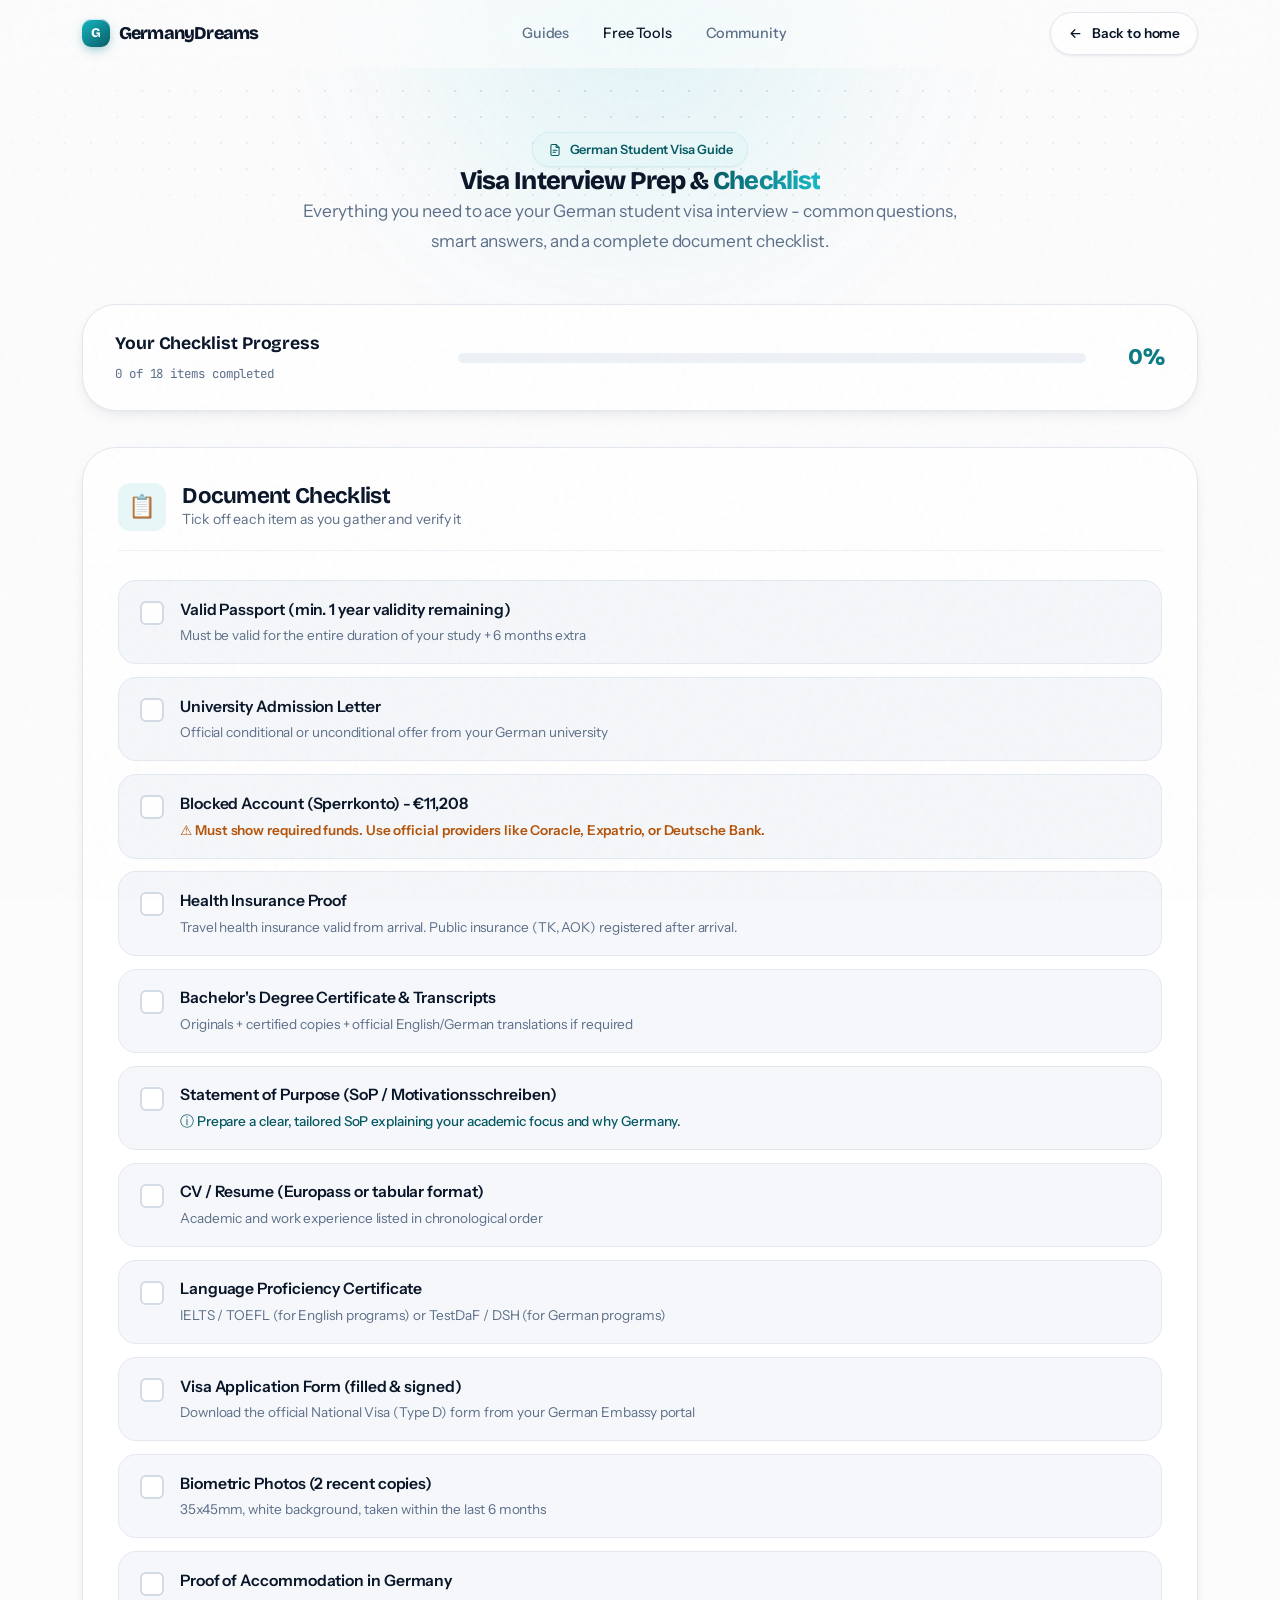
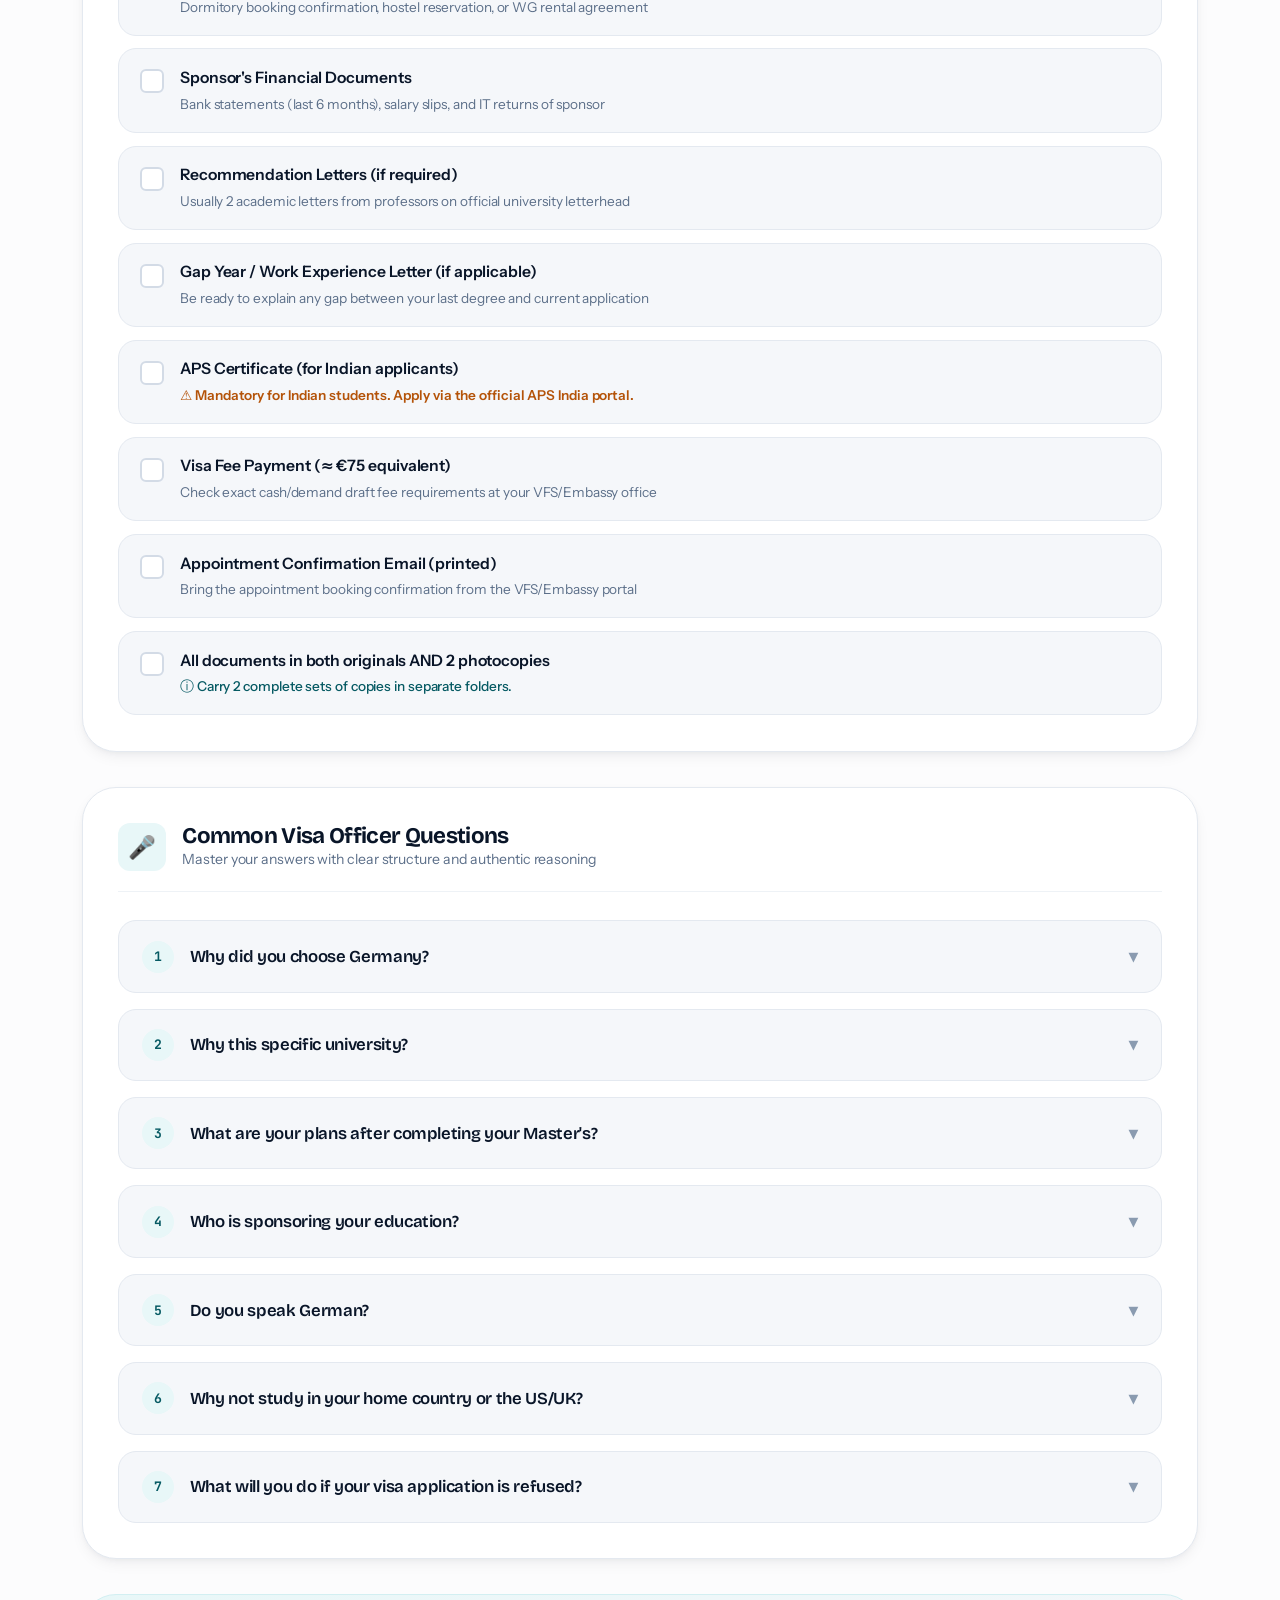
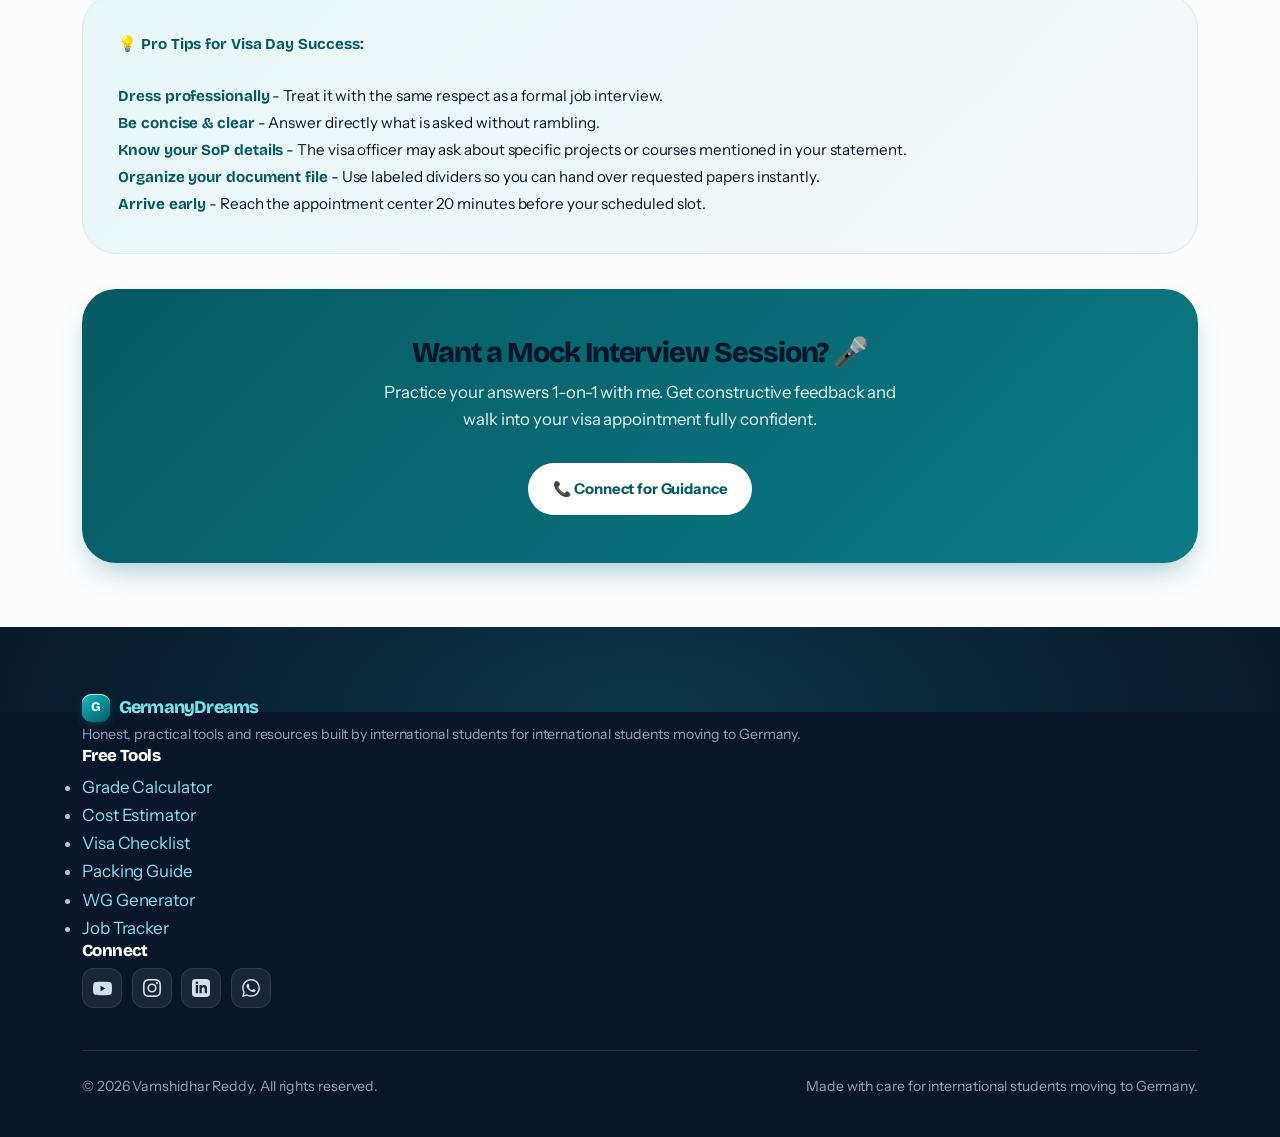
<file: visa.html>
<!DOCTYPE html>
<html lang="en">

<head>
  <meta charset="UTF-8" />
  <meta name="viewport" content="width=device-width, initial-scale=1.0" />
  <title>Visa Prep Checklist &amp; Q&amp;A Guide | GermanyDreams</title>
  <meta name="description"
    content="Everything you need to ace your German student visa interview - common questions, smart answers, and a full document checklist." />
  <meta name="theme-color" content="#fcfcfd" />

  <link rel="preconnect" href="https://fonts.googleapis.com">
  <link rel="preconnect" href="https://fonts.gstatic.com" crossorigin>
  <link
    href="https://fonts.googleapis.com/css2?family=Bricolage+Grotesque:opsz,wght@12..96,500;12..96,600;12..96,700;12..96,800&family=Instrument+Sans:ital,wght@0,400;0,500;0,600;0,700;1,400&family=JetBrains+Mono:wght@500;600&display=swap"
    rel="stylesheet">
  <link rel="stylesheet" href="assets/theme.css">

  <style>
    /* ======================================================================
       VISA GUIDE - Page-specific layout
       ====================================================================== */

    .phero {
      position: relative;
      padding: calc(var(--nav-h) + 4rem) 0 3rem;
      text-align: center;
      overflow: hidden;
    }

    .phero__bg {
      position: absolute;
      inset: 0;
      pointer-events: none;
      overflow: hidden;
    }

    .phero .a1 {
      width: 620px;
      height: 620px;
      top: -300px;
      left: 50%;
      margin-left: -310px;
      background: radial-gradient(circle, rgba(20, 184, 196, .22), transparent 68%);
      animation: drift 24s ease-in-out infinite;
    }

    .phero__in {
      position: relative;
      max-width: 780px;
    }

    .progress-banner {
      background: var(--surface);
      border: 1px solid var(--line);
      border-radius: var(--r-2xl);
      padding: 1.5rem 2rem;
      box-shadow: var(--sh-md);
      margin-bottom: 2.2rem;
      display: flex;
      align-items: center;
      gap: 1.8rem;
      flex-wrap: wrap;
    }

    .progress-text {
      flex: 1;
      min-width: 180px;
    }

    .progress-text strong {
      font-family: var(--font-display);
      font-size: 1.1rem;
      font-weight: 700;
      color: var(--ink);
      display: block;
    }

    .progress-text span {
      font-family: var(--font-mono);
      font-size: .78rem;
      color: var(--ink-3);
    }

    .progress-track {
      flex: 2;
      min-width: 200px;
      height: 10px;
      background: var(--paper-3);
      border-radius: var(--r-full);
      overflow: hidden;
    }

    .progress-fill {
      height: 100%;
      background: linear-gradient(90deg, var(--brand), var(--green-bright));
      border-radius: var(--r-full);
      width: 0%;
      transition: width .5s var(--ease);
    }

    .progress-count {
      font-family: var(--font-display);
      font-size: 1.4rem;
      font-weight: 800;
      color: var(--brand);
      min-width: 50px;
      text-align: right;
    }

    .card-section {
      background: var(--surface);
      border: 1px solid var(--line);
      border-radius: var(--r-2xl);
      padding: 2.2rem;
      box-shadow: var(--sh-md);
      margin-bottom: 2.2rem;
    }

    .section-head {
      display: flex;
      align-items: center;
      gap: 1rem;
      margin-bottom: 1.8rem;
      padding-bottom: 1.2rem;
      border-bottom: 1px solid var(--line-soft);
    }

    .section-head-icon {
      width: 48px;
      height: 48px;
      border-radius: var(--r-md);
      background: var(--brand-tint);
      color: var(--brand);
      display: grid;
      place-items: center;
      font-size: 1.4rem;
      flex-shrink: 0;
    }

    .section-head h2 {
      font-family: var(--font-display);
      font-size: 1.4rem;
      font-weight: 700;
      color: var(--ink);
      letter-spacing: -.03em;
    }

    .section-head p {
      font-size: .88rem;
      color: var(--ink-3);
    }

    .checklist {
      display: flex;
      flex-direction: column;
      gap: .8rem;
    }

    .check-item {
      display: flex;
      align-items: flex-start;
      gap: 1rem;
      padding: 1.1rem 1.3rem;
      background: var(--paper-2);
      border: 1px solid var(--line);
      border-radius: var(--r-lg);
      cursor: pointer;
      transition: all var(--t-fast);
    }

    .check-item:hover {
      background: var(--brand-tint);
      border-color: var(--brand-tint-2);
    }

    .check-item.checked {
      background: var(--green-tint);
      border-color: rgba(21, 128, 61, 0.25);
    }

    .check-box {
      width: 24px;
      height: 24px;
      border-radius: 6px;
      border: 2px solid var(--line-strong);
      display: grid;
      place-items: center;
      color: transparent;
      font-size: .85rem;
      font-weight: 800;
      flex-shrink: 0;
      margin-top: .15rem;
      transition: all var(--t-fast);
      background: var(--surface);
    }

    .check-item.checked .check-box {
      background: var(--green);
      border-color: var(--green);
      color: #fff;
    }

    .check-label {
      font-family: var(--font-body);
      font-weight: 600;
      font-size: .98rem;
      color: var(--ink);
      line-height: 1.4;
    }

    .check-item.checked .check-label {
      text-decoration: line-through;
      color: var(--ink-3);
    }

    .check-note {
      font-size: .85rem;
      color: var(--ink-3);
      margin-top: .3rem;
      line-height: 1.5;
    }

    .check-note.warn {
      color: var(--gold);
      font-weight: 600;
    }

    .check-note.info {
      color: var(--brand-deep);
      font-weight: 500;
    }

    /* ACCORDION */
    .accordion {
      display: flex;
      flex-direction: column;
      gap: 1rem;
    }

    .acc-item {
      background: var(--paper-2);
      border: 1px solid var(--line);
      border-radius: var(--r-lg);
      overflow: hidden;
      transition: border-color var(--t-fast), box-shadow var(--t-fast);
    }

    .acc-item.open {
      border-color: var(--brand);
      background: var(--surface);
      box-shadow: var(--sh-sm);
    }

    .acc-trigger {
      width: 100%;
      padding: 1.2rem 1.4rem;
      background: transparent;
      border: none;
      display: flex;
      align-items: center;
      gap: 1rem;
      text-align: left;
      cursor: pointer;
      font-family: inherit;
    }

    .acc-num {
      width: 32px;
      height: 32px;
      border-radius: var(--r-full);
      background: var(--brand-tint);
      color: var(--brand-deep);
      font-family: var(--font-mono);
      font-size: .82rem;
      font-weight: 700;
      display: grid;
      place-items: center;
      flex-shrink: 0;
    }

    .acc-q {
      font-family: var(--font-display);
      font-size: 1.05rem;
      font-weight: 600;
      color: var(--ink);
      flex: 1;
      letter-spacing: -.02em;
    }

    .acc-arrow {
      color: var(--ink-4);
      transition: transform var(--t-fast);
      font-size: .8rem;
    }

    .acc-item.open .acc-arrow {
      transform: rotate(180deg);
      color: var(--brand);
    }

    .acc-body {
      display: none;
      padding: 0 1.4rem 1.4rem 4rem;
      border-top: 1px solid var(--line-soft);
      margin-top: .4rem;
      padding-top: 1.2rem;
    }

    .acc-item.open .acc-body {
      display: block;
    }

    .acc-content p, .acc-content ul {
      font-size: .92rem;
      color: var(--ink-2);
      line-height: 1.65;
    }

    .acc-content ul {
      padding-left: 1.2rem;
      margin-top: .5rem;
    }

    .tag {
      display: inline-block;
      padding: .25rem .65rem;
      border-radius: var(--r-full);
      font-family: var(--font-mono);
      font-size: .72rem;
      font-weight: 600;
      margin-bottom: .6rem;
    }

    .tag-wrong { background: var(--red-tint); color: var(--red); }
    .tag-right { background: var(--green-tint); color: var(--green); }

    .sample {
      background: var(--paper-2);
      border-left: 3.5px solid var(--brand);
      padding: 1rem 1.2rem;
      border-radius: 0 var(--r-md) var(--r-md) 0;
      font-style: italic;
      margin-top: .8rem;
      font-size: .9rem;
      color: var(--ink-2);
      line-height: 1.6;
    }

    .tip-box {
      background: linear-gradient(135deg, var(--brand-tint), var(--paper-2));
      border: 1px solid var(--brand-tint-2);
      border-radius: var(--r-2xl);
      padding: 2.2rem;
      margin-bottom: 2.2rem;
      color: var(--ink);
      line-height: 1.7;
      font-size: .95rem;
    }

    .tip-box strong {
      color: var(--brand-deep);
      font-family: var(--font-display);
    }

    .cta-card {
      background: linear-gradient(135deg, var(--brand-deep), var(--brand));
      color: #fff;
      border-radius: var(--r-2xl);
      padding: 3rem 2.2rem;
      text-align: center;
      margin-bottom: 4rem;
      box-shadow: var(--sh-brand);
    }

    .cta-card h2 {
      font-family: var(--font-display);
      font-size: 1.8rem;
      font-weight: 800;
      margin-bottom: .6rem;
    }

    .cta-card p {
      color: var(--brand-tint);
      font-size: 1.05rem;
      max-width: 520px;
      margin: 0 auto 1.8rem;
    }

    .cta-card .btn {
      background: #fff;
      color: var(--brand-deep);
      font-weight: 700;
    }

    .cta-card .btn:hover {
      background: var(--brand-tint);
    }

    @media (max-width: 700px) {
      .acc-body { padding-left: 1.4rem; }
      .progress-banner { flex-direction: column; align-items: stretch; text-align: center; }
      .progress-count { text-align: center; }
    }
  </style>
</head>

<body>
  <a class="skip-link" href="#main">Skip to main content</a>
  <div class="scroll-progress"></div>

  <!-- ===== SVG SPRITE ===== -->
  <svg width="0" height="0" style="position:absolute" aria-hidden="true" focusable="false">
    <defs>
      <symbol id="i-back" viewBox="0 0 24 24" fill="none" stroke="currentColor" stroke-width="2" stroke-linecap="round" stroke-linejoin="round">
        <path d="M19 12H5M11 6l-6 6 6 6" />
      </symbol>
      <symbol id="i-doc" viewBox="0 0 24 24" fill="none" stroke="currentColor" stroke-width="1.8" stroke-linecap="round" stroke-linejoin="round">
        <path d="M14 2.6H7a2 2 0 0 0-2 2v14.8a2 2 0 0 0 2 2h10a2 2 0 0 0 2-2V7.6Z" />
        <path d="M14 2.6v5h5" />
        <path d="M8.6 12.4h6.8M8.6 16h4.4" />
      </symbol>
      <symbol id="i-play" viewBox="0 0 24 24" fill="currentColor">
        <path d="M23.5 6.2a3 3 0 0 0-2.1-2.1C19.5 3.5 12 3.5 12 3.5s-7.5 0-9.4.6A3 3 0 0 0 .5 6.2C0 8.1 0 12 0 12s0 3.9.5 5.8a3 3 0 0 0 2.1 2.1c1.9.6 9.4.6 9.4.6s7.5 0 9.4-.6a3 3 0 0 0 2.1-2.1c.5-1.9.5-5.8.5-5.8s0-3.9-.5-5.8ZM9.5 15.6V8.4L15.8 12Z" />
      </symbol>
      <symbol id="i-ig" viewBox="0 0 24 24" fill="currentColor">
        <path d="M12 2.16c3.2 0 3.58.01 4.85.07 3.25.15 4.77 1.69 4.92 4.92.06 1.27.07 1.65.07 4.85s-.01 3.58-.07 4.85c-.15 3.23-1.66 4.77-4.92 4.92-1.27.06-1.64.07-4.85.07s-3.58-.01-4.85-.07c-3.26-.15-4.77-1.7-4.92-4.92C2.17 15.58 2.16 15.2 2.16 12s.01-3.58.07-4.85c.15-3.23 1.66-4.77 4.92-4.92C8.42 2.17 8.8 2.16 12 2.16ZM12 0C8.74 0 8.33.01 7.05.07 2.7.27.27 2.69.07 7.05.01 8.33 0 8.74 0 12s.01 3.67.07 4.95c.2 4.36 2.62 6.78 6.98 6.98C8.33 23.99 8.74 24 12 24s3.67-.01 4.95-.07c4.35-.2 6.78-2.62 6.98-6.98.06-1.28.07-1.69.07-4.95s-.01-3.67-.07-4.95c-.2-4.35-2.62-6.78-6.98-6.98C15.67.01 15.26 0 12 0Zm0 5.84a6.16 6.16 0 1 0 0 12.32 6.16 6.16 0 0 0 0-12.32ZM12 16a4 4 0 1 1 0-8 4 4 0 0 1 0 8Zm6.41-11.85a1.44 1.44 0 1 0 0 2.89 1.44 1.44 0 0 0 0-2.89Z" />
      </symbol>
      <symbol id="i-li" viewBox="0 0 24 24" fill="currentColor">
        <path d="M19 0H5a5 5 0 0 0-5 5v14a5 5 0 0 0 5 5h14a5 5 0 0 0 5-5V5a5 5 0 0 0-5-5ZM8 19H5V8h3v11ZM6.5 6.73a1.76 1.76 0 1 1 0-3.53 1.76 1.76 0 0 1 0 3.53ZM20 19h-3v-5.6c0-3.37-4-3.11-4 0V19h-3V8h3v1.77c1.4-2.59 7-2.78 7 2.47V19Z" />
      </symbol>
      <symbol id="i-wa" viewBox="0 0 24 24" fill="currentColor">
        <path d="M.06 24l1.68-6.16A11.87 11.87 0 0 1 .15 11.9C.16 5.34 5.49 0 12.05 0a11.82 11.82 0 0 1 8.41 3.49 11.82 11.82 0 0 1 3.48 8.41c0 6.56-5.33 11.9-11.89 11.9a11.9 11.9 0 0 1-5.69-1.45L.06 24Zm6.6-3.81a9.87 9.87 0 0 0 5.39 1.6c5.45 0 9.89-4.44 9.89-9.89 0-5.46-4.42-9.89-9.88-9.89-5.45 0-9.89 4.43-9.89 9.88 0 2.23.65 3.9 1.75 5.64l-1 3.65 3.74-.99Zm11.39-5.47c-.07-.12-.27-.2-.57-.35-.3-.15-1.76-.87-2.03-.97-.27-.1-.47-.15-.67.15-.2.3-.77.97-.94 1.17-.17.2-.35.22-.65.07-.3-.15-1.25-.46-2.39-1.47a9 9 0 0 1-1.65-2.06c-.17-.3-.02-.46.13-.61.13-.13.3-.35.45-.52.15-.17.2-.3.3-.5.1-.2.05-.37-.02-.52-.08-.15-.67-1.61-.92-2.21-.24-.58-.49-.5-.67-.51l-.57-.01c-.2 0-.52.07-.79.37s-1.04 1.02-1.04 2.48 1.07 2.88 1.21 3.07c.15.2 2.1 3.2 5.08 4.49.71.3 1.26.49 1.69.63.71.22 1.36.19 1.87.12.57-.09 1.76-.72 2-1.41.25-.7.25-1.29.18-1.41Z" />
      </symbol>
    </defs>
  </svg>

  <!-- ===== HEADER / NAV ===== -->
  <header class="nav">
    <div class="nav__inner">
      <a class="logo" href="index.html">
        <span class="logo__mark">G</span>GermanyDreams
      </a>

      <nav class="nav__links" aria-label="Primary navigation">
        <span class="nav__pill" aria-hidden="true"></span>
        <a href="index.html#content">Guides</a>
        <a href="index.html#resources" class="is-active">Free Tools</a>
        <a href="index.html#connect">Community</a>
      </nav>

      <div class="nav__right">
        <a class="btn btn--ghost btn--sm" href="index.html">
          <svg width="15" height="15" aria-hidden="true"><use href="#i-back" /></svg>
          Back to home
        </a>
        <button class="nav__burger" aria-label="Open menu" aria-expanded="false" aria-controls="mobile-menu">
          <span></span><span></span><span></span>
        </button>
      </div>
    </div>
  </header>

  <div class="nav__sheet" id="mobile-menu">
    <a href="index.html#content">Guides</a>
    <a href="index.html#resources">Free Tools</a>
    <a href="index.html#connect">Community</a>
    <a class="btn btn--primary" href="index.html">Back to Home</a>
  </div>

  <main id="main">
    <!-- ===== HERO ===== -->
    <section class="phero">
      <div class="phero__bg">
        <span class="aurora a1"></span>
        <span class="dotgrid"></span>
      </div>

      <div class="wrap phero__in">
        <span class="chip chip--brand">
          <svg width="14" height="14" aria-hidden="true"><use href="#i-doc" /></svg>
          German Student Visa Guide
        </span>

        <h1>Visa Interview Prep &amp; <span class="grad-text">Checklist</span></h1>

        <p class="lede">Everything you need to ace your German student visa interview - common questions, smart answers, and a complete document checklist.</p>
      </div>
    </section>

    <!-- ===== MAIN CONTENT ===== -->
    <div class="wrap">
      
      <!-- PROGRESS BANNER -->
      <div class="progress-banner">
        <div class="progress-text">
          <strong>Your Checklist Progress</strong>
          <span id="progressLabel">0 of 18 items completed</span>
        </div>
        <div class="progress-track">
          <div class="progress-fill" id="progressFill"></div>
        </div>
        <div class="progress-count" id="progressCount">0%</div>
      </div>

      <!-- DOCUMENTS CHECKLIST -->
      <div class="card-section">
        <div class="section-head">
          <div class="section-head-icon">&#128203;</div>
          <div>
            <h2>Document Checklist</h2>
            <p>Tick off each item as you gather and verify it</p>
          </div>
        </div>

        <div class="checklist" id="checklist">

          <div class="check-item" onclick="toggleCheck(this)">
            <div class="check-box">&#10003;</div>
            <div>
              <div class="check-label">Valid Passport (min. 1 year validity remaining)</div>
              <div class="check-note">Must be valid for the entire duration of your study + 6 months extra</div>
            </div>
          </div>

          <div class="check-item" onclick="toggleCheck(this)">
            <div class="check-box">&#10003;</div>
            <div>
              <div class="check-label">University Admission Letter</div>
              <div class="check-note">Official conditional or unconditional offer from your German university</div>
            </div>
          </div>

          <div class="check-item" onclick="toggleCheck(this)">
            <div class="check-box">&#10003;</div>
            <div>
              <div class="check-label">Blocked Account (Sperrkonto) - &euro;11,208</div>
              <div class="check-note warn">&#9888; Must show required funds. Use official providers like Coracle, Expatrio, or Deutsche Bank.</div>
            </div>
          </div>

          <div class="check-item" onclick="toggleCheck(this)">
            <div class="check-box">&#10003;</div>
            <div>
              <div class="check-label">Health Insurance Proof</div>
              <div class="check-note">Travel health insurance valid from arrival. Public insurance (TK, AOK) registered after arrival.</div>
            </div>
          </div>

          <div class="check-item" onclick="toggleCheck(this)">
            <div class="check-box">&#10003;</div>
            <div>
              <div class="check-label">Bachelor's Degree Certificate &amp; Transcripts</div>
              <div class="check-note">Originals + certified copies + official English/German translations if required</div>
            </div>
          </div>

          <div class="check-item" onclick="toggleCheck(this)">
            <div class="check-box">&#10003;</div>
            <div>
              <div class="check-label">Statement of Purpose (SoP / Motivationsschreiben)</div>
              <div class="check-note info">&#9432; Prepare a clear, tailored SoP explaining your academic focus and why Germany.</div>
            </div>
          </div>

          <div class="check-item" onclick="toggleCheck(this)">
            <div class="check-box">&#10003;</div>
            <div>
              <div class="check-label">CV / Resume (Europass or tabular format)</div>
              <div class="check-note">Academic and work experience listed in chronological order</div>
            </div>
          </div>

          <div class="check-item" onclick="toggleCheck(this)">
            <div class="check-box">&#10003;</div>
            <div>
              <div class="check-label">Language Proficiency Certificate</div>
              <div class="check-note">IELTS / TOEFL (for English programs) or TestDaF / DSH (for German programs)</div>
            </div>
          </div>

          <div class="check-item" onclick="toggleCheck(this)">
            <div class="check-box">&#10003;</div>
            <div>
              <div class="check-label">Visa Application Form (filled &amp; signed)</div>
              <div class="check-note">Download the official National Visa (Type D) form from your German Embassy portal</div>
            </div>
          </div>

          <div class="check-item" onclick="toggleCheck(this)">
            <div class="check-box">&#10003;</div>
            <div>
              <div class="check-label">Biometric Photos (2 recent copies)</div>
              <div class="check-note">35x45mm, white background, taken within the last 6 months</div>
            </div>
          </div>

          <div class="check-item" onclick="toggleCheck(this)">
            <div class="check-box">&#10003;</div>
            <div>
              <div class="check-label">Proof of Accommodation in Germany</div>
              <div class="check-note">Dormitory booking confirmation, hostel reservation, or WG rental agreement</div>
            </div>
          </div>

          <div class="check-item" onclick="toggleCheck(this)">
            <div class="check-box">&#10003;</div>
            <div>
              <div class="check-label">Sponsor's Financial Documents</div>
              <div class="check-note">Bank statements (last 6 months), salary slips, and IT returns of sponsor</div>
            </div>
          </div>

          <div class="check-item" onclick="toggleCheck(this)">
            <div class="check-box">&#10003;</div>
            <div>
              <div class="check-label">Recommendation Letters (if required)</div>
              <div class="check-note">Usually 2 academic letters from professors on official university letterhead</div>
            </div>
          </div>

          <div class="check-item" onclick="toggleCheck(this)">
            <div class="check-box">&#10003;</div>
            <div>
              <div class="check-label">Gap Year / Work Experience Letter (if applicable)</div>
              <div class="check-note">Be ready to explain any gap between your last degree and current application</div>
            </div>
          </div>

          <div class="check-item" onclick="toggleCheck(this)">
            <div class="check-box">&#10003;</div>
            <div>
              <div class="check-label">APS Certificate (for Indian applicants)</div>
              <div class="check-note warn">&#9888; Mandatory for Indian students. Apply via the official APS India portal.</div>
            </div>
          </div>

          <div class="check-item" onclick="toggleCheck(this)">
            <div class="check-box">&#10003;</div>
            <div>
              <div class="check-label">Visa Fee Payment (&approx; &euro;75 equivalent)</div>
              <div class="check-note">Check exact cash/demand draft fee requirements at your VFS/Embassy office</div>
            </div>
          </div>

          <div class="check-item" onclick="toggleCheck(this)">
            <div class="check-box">&#10003;</div>
            <div>
              <div class="check-label">Appointment Confirmation Email (printed)</div>
              <div class="check-note">Bring the appointment booking confirmation from the VFS/Embassy portal</div>
            </div>
          </div>

          <div class="check-item" onclick="toggleCheck(this)">
            <div class="check-box">&#10003;</div>
            <div>
              <div class="check-label">All documents in both originals AND 2 photocopies</div>
              <div class="check-note info">&#9432; Carry 2 complete sets of copies in separate folders.</div>
            </div>
          </div>

        </div>
      </div>

      <!-- Q&A ACCORDION -->
      <div class="card-section">
        <div class="section-head">
          <div class="section-head-icon">&#127908;</div>
          <div>
            <h2>Common Visa Officer Questions</h2>
            <p>Master your answers with clear structure and authentic reasoning</p>
          </div>
        </div>

        <div class="accordion">

          <div class="acc-item">
            <button class="acc-trigger" onclick="toggleAcc(this)">
              <div class="acc-num">1</div>
              <div class="acc-q">Why did you choose Germany?</div>
              <div class="acc-arrow">&#9660;</div>
            </button>
            <div class="acc-body">
              <div class="acc-content">
                <span class="tag tag-wrong">&#10007; Avoid generic response</span>
                <p>"Because tuition is free and I love cars."</p>
                <br>
                <span class="tag tag-right">&#10003; Recommended approach</span>
                <p>Focus on the <strong>quality of education</strong>, state-of-the-art research facilities, and the specific curriculum of your course. Highlight that German degrees are practice-oriented and globally respected.</p>
                <div class="sample">
                  "Germany is a global leader in [Your Field]. The curriculum at [Your University] offers specialized modules in [Specific Subject] which directly align with my career focus in [Area]. The combination of academic rigor and industry integration in Germany is unmatched."
                </div>
              </div>
            </div>
          </div>

          <div class="acc-item">
            <button class="acc-trigger" onclick="toggleAcc(this)">
              <div class="acc-num">2</div>
              <div class="acc-q">Why this specific university?</div>
              <div class="acc-arrow">&#9660;</div>
            </button>
            <div class="acc-body">
              <div class="acc-content">
                <span class="tag tag-wrong">&#10007; Never say</span>
                <p>"Because I got admission here."</p>
                <br>
                <span class="tag tag-right">&#10003; Show detailed research</span>
                <ul>
                  <li>Mention specific professor research projects or chairs</li>
                  <li>Name specific laboratories or institutes at that university</li>
                  <li>Highlight unique course modules that match your background</li>
                  <li>Reference industry partnerships with local companies</li>
                </ul>
              </div>
            </div>
          </div>

          <div class="acc-item">
            <button class="acc-trigger" onclick="toggleAcc(this)">
              <div class="acc-num">3</div>
              <div class="acc-q">What are your plans after completing your Master's?</div>
              <div class="acc-arrow">&#9660;</div>
            </button>
            <div class="acc-body">
              <div class="acc-content">
                <span class="tag tag-wrong">&#10007; Avoid</span>
                <p>"I plan to settle in Germany permanently." - This can create immigration intent concerns for the visa officer.</p>
                <br>
                <span class="tag tag-right">&#10003; Balanced Answer</span>
                <div class="sample">
                  "My primary focus is to gain expertise in [Field]. After completing my degree, I plan to gain 1–2 years of practical work experience in the German industry to apply my learnings before taking up leadership roles in my career field."
                </div>
              </div>
            </div>
          </div>

          <div class="acc-item">
            <button class="acc-trigger" onclick="toggleAcc(this)">
              <div class="acc-num">4</div>
              <div class="acc-q">Who is sponsoring your education?</div>
              <div class="acc-arrow">&#9660;</div>
            </button>
            <div class="acc-body">
              <div class="acc-content">
                <p>Be <strong>completely clear and confident</strong> about your finances. The visa officer wants to verify financial stability.</p>
                <div class="sample">
                  "My [parents/sponsor] are funding my studies. My [father/mother] is a [Profession] earning [Amount] annually. Additionally, I have deposited &euro;11,208 in an official Blocked Account at [Coracle / Expatrio / Deutsche Bank] to cover my first year of living expenses."
                </div>
              </div>
            </div>
          </div>

          <div class="acc-item">
            <button class="acc-trigger" onclick="toggleAcc(this)">
              <div class="acc-num">5</div>
              <div class="acc-q">Do you speak German?</div>
              <div class="acc-arrow">&#9660;</div>
            </button>
            <div class="acc-body">
              <div class="acc-content">
                <p>Be honest while demonstrating active effort.</p>
                <div class="sample">
                  "My degree program is taught entirely in English. However, I have already completed A1 German basics on Duolingo / Goethe Institute, and I plan to continue taking intensive German language courses at the university language center to integrate smoothly into daily life."
                </div>
              </div>
            </div>
          </div>

          <div class="acc-item">
            <button class="acc-trigger" onclick="toggleAcc(this)">
              <div class="acc-num">6</div>
              <div class="acc-q">Why not study in your home country or the US/UK?</div>
              <div class="acc-arrow">&#9660;</div>
            </button>
            <div class="acc-body">
              <div class="acc-content">
                <p>Demonstrate deliberate choice rather than fallback logic.</p>
                <ul>
                  <li>Germany's technical education is renowned worldwide for practical application</li>
                  <li>Direct access to leading industrial networks (Bosch, Siemens, SAP, BMW)</li>
                  <li>High standard of living and safe environment for international students</li>
                  <li>Affordable tuition structure compared to US/UK universities</li>
                </ul>
              </div>
            </div>
          </div>

          <div class="acc-item">
            <button class="acc-trigger" onclick="toggleAcc(this)">
              <div class="acc-num">7</div>
              <div class="acc-q">What will you do if your visa application is refused?</div>
              <div class="acc-arrow">&#9660;</div>
            </button>
            <div class="acc-body">
              <div class="acc-content">
                <p>Stay calm, confident, and structured.</p>
                <div class="sample">
                  "I would request the detailed feedback letter, address whatever documentation gap was identified, and reapply immediately with complete corrections, as I am strongly committed to pursuing this program."
                </div>
              </div>
            </div>
          </div>

        </div>
      </div>

      <!-- PRO TIPS -->
      <div class="tip-box">
        <strong>&#128161; Pro Tips for Visa Day Success:</strong><br><br>
        <strong>Dress professionally</strong> - Treat it with the same respect as a formal job interview.<br>
        <strong>Be concise &amp; clear</strong> - Answer directly what is asked without rambling.<br>
        <strong>Know your SoP details</strong> - The visa officer may ask about specific projects or courses mentioned in your statement.<br>
        <strong>Organize your document file</strong> - Use labeled dividers so you can hand over requested papers instantly.<br>
        <strong>Arrive early</strong> - Reach the appointment center 20 minutes before your scheduled slot.
      </div>

      <!-- CTA CARD -->
      <div class="cta-card">
        <h2>Want a Mock Interview Session? &#127908;</h2>
        <p>Practice your answers 1-on-1 with me. Get constructive feedback and walk into your visa appointment fully confident.</p>
        <a class="btn" href="index.html#connect">&#128222; Connect for Guidance</a>
      </div>

    </div>
  </main>

  <!-- ===== FOOTER ===== -->
  <footer class="footer">
    <div class="wrap footer__in">
      <div class="footer__brand">
        <a class="logo" href="index.html">
          <span class="logo__mark">G</span>GermanyDreams
        </a>
        <p class="footer__desc">
          Honest, practical tools and resources built by international students for international students moving to Germany.
        </p>
      </div>
      <div class="footer__cols">
        <div>
          <h4>Free Tools</h4>
          <ul>
            <li><a href="calculator.html">Grade Calculator</a></li>
            <li><a href="estimator.html">Cost Estimator</a></li>
            <li><a href="visa.html">Visa Checklist</a></li>
            <li><a href="packing.html">Packing Guide</a></li>
            <li><a href="wgmessage.html">WG Generator</a></li>
            <li><a href="jobtracker.html">Job Tracker</a></li>
          </ul>
        </div>
        <div>
          <h4>Connect</h4>
          <div class="footer__socials">
            <a href="https://www.youtube.com/channel/UCIY3viuqfg8BR9ucyCI2e1w" target="_blank" rel="noopener" aria-label="YouTube"><svg width="19" height="19" aria-hidden="true"><use href="#i-play" /></svg></a>
            <a href="https://www.instagram.com/germanydreamz" target="_blank" rel="noopener" aria-label="Instagram"><svg width="18" height="18" aria-hidden="true"><use href="#i-ig" /></svg></a>
            <a href="https://www.linkedin.com/in/vamshidhar-reddy-7180551a2/" target="_blank" rel="noopener" aria-label="LinkedIn"><svg width="18" height="18" aria-hidden="true"><use href="#i-li" /></svg></a>
            <a href="https://chat.whatsapp.com/C62Bkdk5G0kBMCBquVW1vg" target="_blank" rel="noopener" aria-label="WhatsApp community"><svg width="18" height="18" aria-hidden="true"><use href="#i-wa" /></svg></a>
          </div>
        </div>
      </div>
      <div class="footer__base">
        <p>&copy; 2026 Vamshidhar Reddy. All rights reserved.</p>
        <p>Made with care for international students moving to Germany.</p>
      </div>
    </div>
  </footer>

  <button class="to-top" aria-label="Back to top">
    <svg class="to-top__ring" width="46" height="46" aria-hidden="true">
      <circle cx="23" cy="23" r="21" />
    </svg>
    <svg width="16" height="16" fill="none" stroke="currentColor" stroke-width="2.2" stroke-linecap="round" stroke-linejoin="round" aria-hidden="true">
      <path d="M8 13V3M3.5 7.5 8 3l4.5 4.5" />
    </svg>
  </button>

  <script src="assets/site.js"></script>
  <script>
    function toggleAcc(btn) {
      const item = btn.closest('.acc-item');
      const isOpen = item.classList.contains('open');
      document.querySelectorAll('.acc-item.open').forEach(el => el.classList.remove('open'));
      if (!isOpen) item.classList.add('open');
    }

    const TOTAL = document.querySelectorAll('.check-item').length;

    function toggleCheck(el) {
      el.classList.toggle('checked');
      updateProgress();
    }

    function updateProgress() {
      const done = document.querySelectorAll('.check-item.checked').length;
      const pct = Math.round((done / TOTAL) * 100);
      document.getElementById('progressLabel').textContent = done + ' of ' + TOTAL + ' items completed';
      document.getElementById('progressFill').style.width = pct + '%';
      document.getElementById('progressCount').textContent = pct + '%';
    }
  </script>
</body>

</html>
</file>
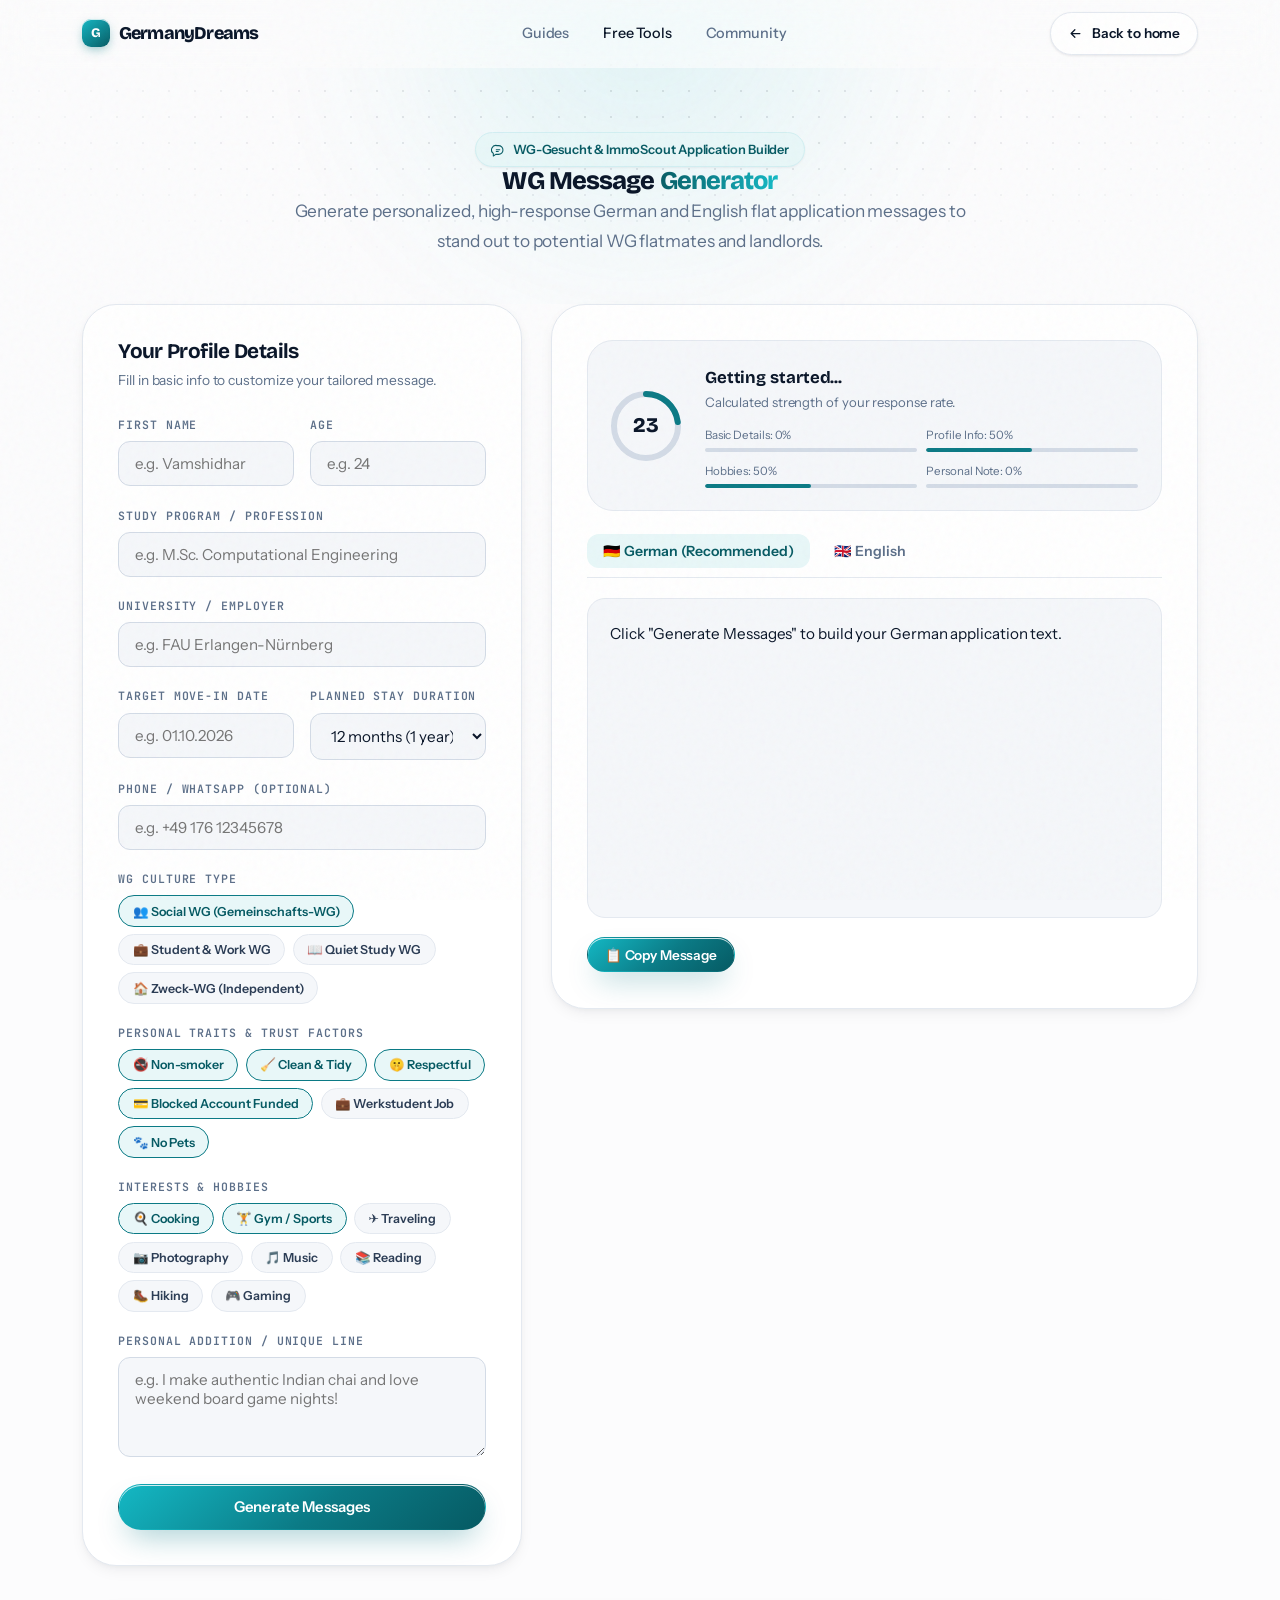
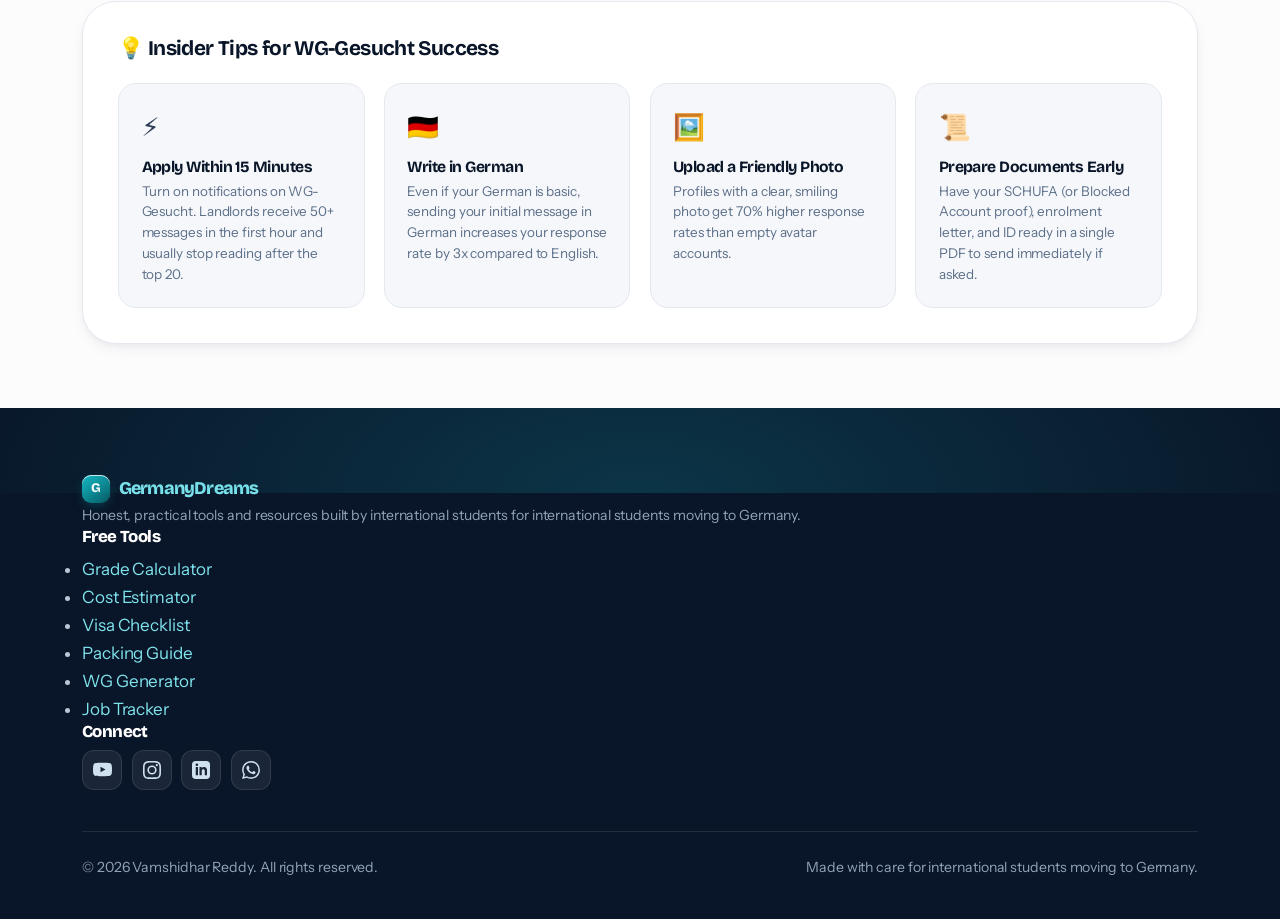
<file: wgmessage.html>
<!DOCTYPE html>
<html lang="en">

<head>
  <meta charset="UTF-8" />
  <meta name="viewport" content="width=device-width, initial-scale=1.0" />
  <title>WG Flat Application Message Generator | GermanyDreams</title>
  <meta name="description"
    content="Generate high-converting German & English application messages for WG-Gesucht and ImmoScout24 to land flat viewings faster." />
  <meta name="theme-color" content="#fcfcfd" />

  <link rel="preconnect" href="https://fonts.googleapis.com">
  <link rel="preconnect" href="https://fonts.gstatic.com" crossorigin>
  <link
    href="https://fonts.googleapis.com/css2?family=Bricolage+Grotesque:opsz,wght@12..96,500;12..96,600;12..96,700;12..96,800&family=Instrument+Sans:ital,wght@0,400;0,500;0,600;0,700;1,400&family=JetBrains+Mono:wght@500;600&display=swap"
    rel="stylesheet">
  <link rel="stylesheet" href="assets/theme.css">

  <style>
    /* ======================================================================
       WG GENERATOR - Page-specific layout
       ====================================================================== */

    .phero {
      position: relative;
      padding: calc(var(--nav-h) + 4rem) 0 3rem;
      text-align: center;
      overflow: hidden;
    }

    .phero__bg {
      position: absolute;
      inset: 0;
      pointer-events: none;
      overflow: hidden;
    }

    .phero .a1 {
      width: 620px;
      height: 620px;
      top: -300px;
      left: 50%;
      margin-left: -310px;
      background: radial-gradient(circle, rgba(20, 184, 196, .22), transparent 68%);
      animation: drift 24s ease-in-out infinite;
    }

    .phero__in {
      position: relative;
      max-width: 780px;
    }

    .wg-grid {
      display: grid;
      grid-template-columns: 440px 1fr;
      gap: 1.8rem;
      align-items: start;
      margin-bottom: 2.2rem;
    }

    .form-card, .preview-card {
      background: var(--surface);
      border: 1px solid var(--line);
      border-radius: var(--r-2xl);
      padding: 2.2rem;
      box-shadow: var(--sh-md);
    }

    .card-title {
      font-family: var(--font-display);
      font-size: 1.3rem;
      font-weight: 700;
      color: var(--ink);
      letter-spacing: -.03em;
      margin-bottom: .3rem;
    }

    .card-sub {
      font-size: .86rem;
      color: var(--ink-3);
      margin-bottom: 1.5rem;
    }

    .form-row {
      display: grid;
      grid-template-columns: 1fr 1fr;
      gap: 1rem;
    }

    .form-group {
      margin-bottom: 1.2rem;
    }

    .form-group label {
      display: block;
      font-family: var(--font-mono);
      font-size: .72rem;
      font-weight: 600;
      letter-spacing: .08em;
      text-transform: uppercase;
      color: var(--ink-3);
      margin-bottom: .45rem;
    }

    .form-group input,
    .form-group select,
    .form-group textarea {
      width: 100%;
      background: var(--paper-2);
      border: 1px solid var(--line-strong);
      border-radius: var(--r-md);
      padding: .75rem 1rem;
      color: var(--ink);
      font-family: var(--font-body);
      font-size: .95rem;
      outline: none;
      transition: border-color var(--t-fast), box-shadow var(--t-fast), background var(--t-fast);
    }

    .form-group input:focus,
    .form-group select:focus,
    .form-group textarea:focus {
      background: var(--surface);
      border-color: var(--brand);
      box-shadow: 0 0 0 3.5px var(--brand-tint-2);
    }

    .form-group textarea {
      min-height: 100px;
      resize: vertical;
    }

    .tag-chips {
      display: flex;
      flex-wrap: wrap;
      gap: .45rem;
    }

    .chip-btn {
      background: var(--paper-2);
      border: 1px solid var(--line);
      color: var(--ink-2);
      padding: .45rem .85rem;
      border-radius: var(--r-full);
      font-family: var(--font-body);
      font-size: .78rem;
      font-weight: 600;
      cursor: pointer;
      transition: all var(--t-fast);
    }

    .chip-btn:hover {
      background: var(--brand-tint);
      border-color: var(--brand-tint-2);
    }

    .chip-btn.active, .chip-btn.on {
      background: var(--brand-tint);
      border-color: var(--brand);
      color: var(--brand-deep);
    }

    .score-card {
      background: var(--paper-2);
      border: 1px solid var(--line);
      border-radius: var(--r-xl);
      padding: 1.4rem;
      margin-bottom: 1.4rem;
      display: flex;
      align-items: center;
      gap: 1.4rem;
    }

    .score-circle-wrap {
      position: relative;
      width: 72px;
      height: 72px;
      flex-shrink: 0;
    }

    .score-circle-wrap svg {
      width: 100%;
      height: 100%;
      transform: rotate(-90deg);
    }

    .score-num {
      position: absolute;
      inset: 0;
      display: grid;
      place-items: center;
      font-family: var(--font-display);
      font-size: 1.3rem;
      font-weight: 800;
      color: var(--ink);
    }

    .score-info strong {
      font-family: var(--font-display);
      font-size: 1.05rem;
      font-weight: 700;
      color: var(--ink);
      display: block;
    }

    .score-info p {
      font-size: .82rem;
      color: var(--ink-3);
    }

    .sub-bars {
      display: grid;
      grid-template-columns: 1fr 1fr;
      gap: .6rem;
      margin-top: .8rem;
    }

    .sub-bar-item {
      font-size: .72rem;
      color: var(--ink-3);
    }

    .sub-bar-track {
      height: 4px;
      background: var(--line-strong);
      border-radius: var(--r-full);
      overflow: hidden;
      margin-top: .2rem;
    }

    .sub-bar-fill {
      height: 100%;
      background: var(--brand);
      border-radius: var(--r-full);
      width: 0%;
      transition: width .4s var(--ease);
    }

    .lang-tabs {
      display: flex;
      gap: .5rem;
      margin-bottom: 1.2rem;
      border-bottom: 1px solid var(--line);
      padding-bottom: .6rem;
    }

    .lang-tab {
      background: transparent;
      border: none;
      padding: .5rem 1rem;
      font-family: var(--font-body);
      font-size: .88rem;
      font-weight: 600;
      color: var(--ink-3);
      cursor: pointer;
      border-radius: var(--r-md);
      transition: all var(--t-fast);
    }

    .lang-tab:hover { color: var(--ink); }
    .lang-tab.active {
      background: var(--brand-tint);
      color: var(--brand-deep);
    }

    .preview-box {
      background: var(--paper-2);
      border: 1px solid var(--line);
      border-radius: var(--r-lg);
      padding: 1.4rem;
      font-family: var(--font-body);
      font-size: .95rem;
      line-height: 1.65;
      color: var(--ink);
      white-space: pre-wrap;
      min-height: 320px;
    }

    .preview-actions {
      display: flex;
      justify-content: space-between;
      align-items: center;
      margin-top: 1.2rem;
    }

    .word-count {
      font-family: var(--font-mono);
      font-size: .78rem;
      color: var(--ink-3);
    }

    .tip-card {
      background: var(--surface);
      border: 1px solid var(--line);
      border-radius: var(--r-2xl);
      padding: 2.2rem;
      box-shadow: var(--sh-md);
      margin-bottom: 4rem;
    }

    .tips-grid {
      display: grid;
      grid-template-columns: repeat(auto-fit, minmax(240px, 1fr));
      gap: 1.2rem;
      margin-top: 1.4rem;
    }

    .tip-item {
      background: var(--paper-2);
      border: 1px solid var(--line);
      border-radius: var(--r-lg);
      padding: 1.4rem;
    }

    .tip-icon { font-size: 1.6rem; margin-bottom: .6rem; }
    .tip-item h4 { font-family: var(--font-display); font-size: .98rem; font-weight: 700; color: var(--ink); margin-bottom: .3rem; }
    .tip-item p { font-size: .84rem; color: var(--ink-3); line-height: 1.55; }

    @media (max-width: 880px) {
      .wg-grid { grid-template-columns: 1fr; }
      .form-row { grid-template-columns: 1fr; }
    }
  </style>
</head>

<body>
  <a class="skip-link" href="#main">Skip to main content</a>
  <div class="scroll-progress"></div>

  <!-- ===== SVG SPRITE ===== -->
  <svg width="0" height="0" style="position:absolute" aria-hidden="true" focusable="false">
    <defs>
      <symbol id="i-back" viewBox="0 0 24 24" fill="none" stroke="currentColor" stroke-width="2" stroke-linecap="round" stroke-linejoin="round">
        <path d="M19 12H5M11 6l-6 6 6 6" />
      </symbol>
      <symbol id="i-msg" viewBox="0 0 24 24" fill="none" stroke="currentColor" stroke-width="1.8" stroke-linecap="round" stroke-linejoin="round">
        <path d="M20.5 12a7.5 7.5 0 0 1-7.5 7.5H8.2L4 22.2v-4.4A7.5 7.5 0 0 1 10.4 4.5h2.6A7.5 7.5 0 0 1 20.5 12Z" />
        <path d="M9 11.4h6M9 14.4h3.5" />
      </symbol>
      <symbol id="i-play" viewBox="0 0 24 24" fill="currentColor">
        <path d="M23.5 6.2a3 3 0 0 0-2.1-2.1C19.5 3.5 12 3.5 12 3.5s-7.5 0-9.4.6A3 3 0 0 0 .5 6.2C0 8.1 0 12 0 12s0 3.9.5 5.8a3 3 0 0 0 2.1 2.1c1.9.6 9.4.6 9.4.6s7.5 0 9.4-.6a3 3 0 0 0 2.1-2.1c.5-1.9.5-5.8.5-5.8s0-3.9-.5-5.8ZM9.5 15.6V8.4L15.8 12Z" />
      </symbol>
      <symbol id="i-ig" viewBox="0 0 24 24" fill="currentColor">
        <path d="M12 2.16c3.2 0 3.58.01 4.85.07 3.25.15 4.77 1.69 4.92 4.92.06 1.27.07 1.65.07 4.85s-.01 3.58-.07 4.85c-.15 3.23-1.66 4.77-4.92 4.92-1.27.06-1.64.07-4.85.07s-3.58-.01-4.85-.07c-3.26-.15-4.77-1.7-4.92-4.92C2.17 15.58 2.16 15.2 2.16 12s.01-3.58.07-4.85c.15-3.23 1.66-4.77 4.92-4.92C8.42 2.17 8.8 2.16 12 2.16ZM12 0C8.74 0 8.33.01 7.05.07 2.7.27.27 2.69.07 7.05.01 8.33 0 8.74 0 12s.01 3.67.07 4.95c.2 4.36 2.62 6.78 6.98 6.98C8.33 23.99 8.74 24 12 24s3.67-.01 4.95-.07c4.35-.2 6.78-2.62 6.98-6.98.06-1.28.07-1.69.07-4.95s-.01-3.67-.07-4.95c-.2-4.35-2.62-6.78-6.98-6.98C15.67.01 15.26 0 12 0Zm0 5.84a6.16 6.16 0 1 0 0 12.32 6.16 6.16 0 0 0 0-12.32ZM12 16a4 4 0 1 1 0-8 4 4 0 0 1 0 8Zm6.41-11.85a1.44 1.44 0 1 0 0 2.89 1.44 1.44 0 0 0 0-2.89Z" />
      </symbol>
      <symbol id="i-li" viewBox="0 0 24 24" fill="currentColor">
        <path d="M19 0H5a5 5 0 0 0-5 5v14a5 5 0 0 0 5 5h14a5 5 0 0 0 5-5V5a5 5 0 0 0-5-5ZM8 19H5V8h3v11ZM6.5 6.73a1.76 1.76 0 1 1 0-3.53 1.76 1.76 0 0 1 0 3.53ZM20 19h-3v-5.6c0-3.37-4-3.11-4 0V19h-3V8h3v1.77c1.4-2.59 7-2.78 7 2.47V19Z" />
      </symbol>
      <symbol id="i-wa" viewBox="0 0 24 24" fill="currentColor">
        <path d="M.06 24l1.68-6.16A11.87 11.87 0 0 1 .15 11.9C.16 5.34 5.49 0 12.05 0a11.82 11.82 0 0 1 8.41 3.49 11.82 11.82 0 0 1 3.48 8.41c0 6.56-5.33 11.9-11.89 11.9a11.9 11.9 0 0 1-5.69-1.45L.06 24Zm6.6-3.81a9.87 9.87 0 0 0 5.39 1.6c5.45 0 9.89-4.44 9.89-9.89 0-5.46-4.42-9.89-9.88-9.89-5.45 0-9.89 4.43-9.89 9.88 0 2.23.65 3.9 1.75 5.64l-1 3.65 3.74-.99Zm11.39-5.47c-.07-.12-.27-.2-.57-.35-.3-.15-1.76-.87-2.03-.97-.27-.1-.47-.15-.67.15-.2.3-.77.97-.94 1.17-.17.2-.35.22-.65.07-.3-.15-1.25-.46-2.39-1.47a9 9 0 0 1-1.65-2.06c-.17-.3-.02-.46.13-.61.13-.13.3-.35.45-.52.15-.17.2-.3.3-.5.1-.2.05-.37-.02-.52-.08-.15-.67-1.61-.92-2.21-.24-.58-.49-.5-.67-.51l-.57-.01c-.2 0-.52.07-.79.37s-1.04 1.02-1.04 2.48 1.07 2.88 1.21 3.07c.15.2 2.1 3.2 5.08 4.49.71.3 1.26.49 1.69.63.71.22 1.36.19 1.87.12.57-.09 1.76-.72 2-1.41.25-.7.25-1.29.18-1.41Z" />
      </symbol>
    </defs>
  </svg>

  <!-- ===== HEADER / NAV ===== -->
  <header class="nav">
    <div class="nav__inner">
      <a class="logo" href="index.html">
        <span class="logo__mark">G</span>GermanyDreams
      </a>

      <nav class="nav__links" aria-label="Primary navigation">
        <span class="nav__pill" aria-hidden="true"></span>
        <a href="index.html#content">Guides</a>
        <a href="index.html#resources" class="is-active">Free Tools</a>
        <a href="index.html#connect">Community</a>
      </nav>

      <div class="nav__right">
        <a class="btn btn--ghost btn--sm" href="index.html">
          <svg width="15" height="15" aria-hidden="true"><use href="#i-back" /></svg>
          Back to home
        </a>
        <button class="nav__burger" aria-label="Open menu" aria-expanded="false" aria-controls="mobile-menu">
          <span></span><span></span><span></span>
        </button>
      </div>
    </div>
  </header>

  <div class="nav__sheet" id="mobile-menu">
    <a href="index.html#content">Guides</a>
    <a href="index.html#resources">Free Tools</a>
    <a href="index.html#connect">Community</a>
    <a class="btn btn--primary" href="index.html">Back to Home</a>
  </div>

  <main id="main">
    <!-- ===== HERO ===== -->
    <section class="phero">
      <div class="phero__bg">
        <span class="aurora a1"></span>
        <span class="dotgrid"></span>
      </div>

      <div class="wrap phero__in">
        <span class="chip chip--brand">
          <svg width="14" height="14" aria-hidden="true"><use href="#i-msg" /></svg>
          WG-Gesucht &amp; ImmoScout Application Builder
        </span>

        <h1>WG Message <span class="grad-text">Generator</span></h1>

        <p class="lede">Generate personalized, high-response German and English flat application messages to stand out to potential WG flatmates and landlords.</p>
      </div>
    </section>

    <!-- ===== GENERATOR CONTENT ===== -->
    <div class="wrap">
      <div class="wg-grid">

        <!-- FORM PANEL -->
        <div class="form-card">
          <h2 class="card-title">Your Profile Details</h2>
          <p class="card-sub">Fill in basic info to customize your tailored message.</p>

          <div class="form-row">
            <div class="form-group">
              <label for="fname">First Name</label>
              <input type="text" id="fname" placeholder="e.g. Vamshidhar" oninput="liveScore()" />
            </div>
            <div class="form-group">
              <label for="age">Age</label>
              <input type="number" id="age" placeholder="e.g. 24" oninput="liveScore()" />
            </div>
          </div>

          <div class="form-group">
            <label for="course">Study Program / Profession</label>
            <input type="text" id="course" placeholder="e.g. M.Sc. Computational Engineering" oninput="liveScore()" />
          </div>

          <div class="form-group">
            <label for="university">University / Employer</label>
            <input type="text" id="university" placeholder="e.g. FAU Erlangen-Nürnberg" oninput="liveScore()" />
          </div>

          <div class="form-row">
            <div class="form-group">
              <label for="movein">Target Move-in Date</label>
              <input type="text" id="movein" placeholder="e.g. 01.10.2026" oninput="liveScore()" />
            </div>
            <div class="form-group">
              <label for="duration">Planned Stay Duration</label>
              <select id="duration" onchange="liveScore()">
                <option value="6 months">6 months (1 semester)</option>
                <option value="12 months" selected>12 months (1 year)</option>
                <option value="2 years">2 years (full Master's)</option>
                <option value="long-term">Long-term (2+ years)</option>
              </select>
            </div>
          </div>

          <div class="form-group">
            <label for="phone">Phone / WhatsApp (Optional)</label>
            <input type="text" id="phone" placeholder="e.g. +49 176 12345678" oninput="liveScore()" />
          </div>

          <div class="form-group">
            <label>WG Culture Type</label>
            <div class="tag-chips" id="wgTypeChips">
              <button class="chip-btn active" data-type="social" onclick="selectWGType(this)">👥 Social WG (Gemeinschafts-WG)</button>
              <button class="chip-btn" data-type="professional" onclick="selectWGType(this)">💼 Student &amp; Work WG</button>
              <button class="chip-btn" data-type="quiet" onclick="selectWGType(this)">📖 Quiet Study WG</button>
              <button class="chip-btn" data-type="zweck" onclick="selectWGType(this)">🏠 Zweck-WG (Independent)</button>
            </div>
          </div>

          <div class="form-group">
            <label>Personal Traits &amp; Trust Factors</label>
            <div class="tag-chips" id="traitChips">
              <button class="chip-btn on" data-key="nonsmoker" onclick="toggleChip(this)">🚭 Non-smoker</button>
              <button class="chip-btn on" data-key="tidy" onclick="toggleChip(this)">🧹 Clean &amp; Tidy</button>
              <button class="chip-btn on" data-key="quiet" onclick="toggleChip(this)">🤫 Respectful</button>
              <button class="chip-btn on" data-key="blockedaccount" onclick="toggleChip(this)">💳 Blocked Account Funded</button>
              <button class="chip-btn" data-key="employed" onclick="toggleChip(this)">💼 Werkstudent Job</button>
              <button class="chip-btn on" data-key="nopets" onclick="toggleChip(this)">🐾 No Pets</button>
            </div>
          </div>

          <div class="form-group">
            <label>Interests &amp; Hobbies</label>
            <div class="tag-chips" id="hobbyChips">
              <button class="chip-btn on" data-de="Kochen" onclick="toggleChip(this)">🍳 Cooking</button>
              <button class="chip-btn on" data-de="Fitness" onclick="toggleChip(this)">🏋️ Gym / Sports</button>
              <button class="chip-btn" data-de="Reisen" onclick="toggleChip(this)">✈️ Traveling</button>
              <button class="chip-btn" data-de="Fotografie" onclick="toggleChip(this)">📷 Photography</button>
              <button class="chip-btn" data-de="Musik" onclick="toggleChip(this)">🎵 Music</button>
              <button class="chip-btn" data-de="Bücher" onclick="toggleChip(this)">📚 Reading</button>
              <button class="chip-btn" data-de="Wandern" onclick="toggleChip(this)">🥾 Hiking</button>
              <button class="chip-btn" data-de="Gaming" onclick="toggleChip(this)">🎮 Gaming</button>
            </div>
          </div>

          <div class="form-group">
            <label for="personalNote">Personal Addition / Unique Line</label>
            <textarea id="personalNote" placeholder="e.g. I make authentic Indian chai and love weekend board game nights!" oninput="liveScore()"></textarea>
          </div>

          <button class="btn btn--primary btn--sheen" style="width:100%;" onclick="generate()">Generate Messages</button>

        </div>

        <!-- PREVIEW PANEL -->
        <div class="right-panel">
          <div class="preview-card">
            
            <div class="score-card">
              <div class="score-circle-wrap">
                <svg viewBox="0 0 72 72">
                  <circle cx="36" cy="36" r="32" fill="none" stroke="var(--line-strong)" stroke-width="6" />
                  <circle id="scoreCircle" cx="36" cy="36" r="32" fill="none" stroke="var(--brand)" stroke-width="6" stroke-dasharray="201" stroke-dashoffset="201" stroke-linecap="round" />
                </svg>
                <div class="score-num" id="scoreNum">0</div>
              </div>
              <div class="score-info" style="flex:1;">
                <strong id="scoreTitle">Fill in your details to begin</strong>
                <p>Calculated strength of your response rate.</p>

                <div class="sub-bars">
                  <div class="sub-bar-item">
                    <span>Basic Details: <span id="sv1">0%</span></span>
                    <div class="sub-bar-track"><div class="sub-bar-fill" id="sb1"></div></div>
                  </div>
                  <div class="sub-bar-item">
                    <span>Profile Info: <span id="sv2">0%</span></span>
                    <div class="sub-bar-track"><div class="sub-bar-fill" id="sb2"></div></div>
                  </div>
                  <div class="sub-bar-item">
                    <span>Hobbies: <span id="sv3">0%</span></span>
                    <div class="sub-bar-track"><div class="sub-bar-fill" id="sb3"></div></div>
                  </div>
                  <div class="sub-bar-item">
                    <span>Personal Note: <span id="sv4">0%</span></span>
                    <div class="sub-bar-track"><div class="sub-bar-fill" id="sb4"></div></div>
                  </div>
                </div>
              </div>
            </div>

            <div class="lang-tabs">
              <button class="lang-tab active" onclick="switchLang('de', this)">🇩🇪 German (Recommended)</button>
              <button class="lang-tab" onclick="switchLang('en', this)">🇬🇧 English</button>
            </div>

            <div class="preview-box" id="outputDE">Click "Generate Messages" to build your German application text.</div>
            <div class="preview-box" id="outputEN" style="display:none;">Click "Generate Messages" to build your English application text.</div>

            <div class="preview-actions">
              <div class="word-count" id="wordCount" style="display:none;">Length: <span id="wcNum">0</span> words</div>
              <button class="btn btn--primary btn--sm" id="copyBtn" onclick="copyMessage()">📋 Copy Message</button>
            </div>

          </div>
        </div>

      </div>

      <!-- TIPS SECTION -->
      <div class="tip-card">
        <h2 class="card-title">&#128161; Insider Tips for WG-Gesucht Success</h2>
        <div class="tips-grid">
          <div class="tip-item">
            <div class="tip-icon">⚡</div>
            <h4>Apply Within 15 Minutes</h4>
            <p>Turn on notifications on WG-Gesucht. Landlords receive 50+ messages in the first hour and usually stop reading after the top 20.</p>
          </div>
          <div class="tip-item">
            <div class="tip-icon">🇩🇪</div>
            <h4>Write in German</h4>
            <p>Even if your German is basic, sending your initial message in German increases your response rate by 3x compared to English.</p>
          </div>
          <div class="tip-item">
            <div class="tip-icon">🖼️</div>
            <h4>Upload a Friendly Photo</h4>
            <p>Profiles with a clear, smiling photo get 70% higher response rates than empty avatar accounts.</p>
          </div>
          <div class="tip-item">
            <div class="tip-icon">📜</div>
            <h4>Prepare Documents Early</h4>
            <p>Have your SCHUFA (or Blocked Account proof), enrolment letter, and ID ready in a single PDF to send immediately if asked.</p>
          </div>
        </div>
      </div>
    </div>
  </main>

  <!-- ===== FOOTER ===== -->
  <footer class="footer">
    <div class="wrap footer__in">
      <div class="footer__brand">
        <a class="logo" href="index.html">
          <span class="logo__mark">G</span>GermanyDreams
        </a>
        <p class="footer__desc">
          Honest, practical tools and resources built by international students for international students moving to Germany.
        </p>
      </div>
      <div class="footer__cols">
        <div>
          <h4>Free Tools</h4>
          <ul>
            <li><a href="calculator.html">Grade Calculator</a></li>
            <li><a href="estimator.html">Cost Estimator</a></li>
            <li><a href="visa.html">Visa Checklist</a></li>
            <li><a href="packing.html">Packing Guide</a></li>
            <li><a href="wgmessage.html">WG Generator</a></li>
            <li><a href="jobtracker.html">Job Tracker</a></li>
          </ul>
        </div>
        <div>
          <h4>Connect</h4>
          <div class="footer__socials">
            <a href="https://www.youtube.com/channel/UCIY3viuqfg8BR9ucyCI2e1w" target="_blank" rel="noopener" aria-label="YouTube"><svg width="19" height="19" aria-hidden="true"><use href="#i-play" /></svg></a>
            <a href="https://www.instagram.com/germanydreamz" target="_blank" rel="noopener" aria-label="Instagram"><svg width="18" height="18" aria-hidden="true"><use href="#i-ig" /></svg></a>
            <a href="https://www.linkedin.com/in/vamshidhar-reddy-7180551a2/" target="_blank" rel="noopener" aria-label="LinkedIn"><svg width="18" height="18" aria-hidden="true"><use href="#i-li" /></svg></a>
            <a href="https://chat.whatsapp.com/C62Bkdk5G0kBMCBquVW1vg" target="_blank" rel="noopener" aria-label="WhatsApp community"><svg width="18" height="18" aria-hidden="true"><use href="#i-wa" /></svg></a>
          </div>
        </div>
      </div>
      <div class="footer__base">
        <p>&copy; 2026 Vamshidhar Reddy. All rights reserved.</p>
        <p>Made with care for international students moving to Germany.</p>
      </div>
    </div>
  </footer>

  <button class="to-top" aria-label="Back to top">
    <svg class="to-top__ring" width="46" height="46" aria-hidden="true">
      <circle cx="23" cy="23" r="21" />
    </svg>
    <svg width="16" height="16" fill="none" stroke="currentColor" stroke-width="2.2" stroke-linecap="round" stroke-linejoin="round" aria-hidden="true">
      <path d="M8 13V3M3.5 7.5 8 3l4.5 4.5" />
    </svg>
  </button>

  <script src="assets/site.js"></script>
  <script>
    let selectedWGType = 'social';
    let currentLang = 'de';
    let generatedDE = '';
    let generatedEN = '';

    function selectWGType(btn) {
      document.querySelectorAll('#wgTypeChips .chip-btn').forEach(b => b.classList.remove('active'));
      btn.classList.add('active');
      selectedWGType = btn.dataset.type;
      liveScore();
    }

    function toggleChip(btn) {
      btn.classList.toggle('on');
      btn.classList.toggle('active');
      liveScore();
    }

    function switchLang(lang, btn) {
      currentLang = lang;
      document.querySelectorAll('.lang-tab').forEach(b => b.classList.remove('active'));
      btn.classList.add('active');

      if (lang === 'de') {
        document.getElementById('outputDE').style.display = 'block';
        document.getElementById('outputEN').style.display = 'none';
      } else {
        document.getElementById('outputDE').style.display = 'none';
        document.getElementById('outputEN').style.display = 'block';
      }
    }

    function getSelectedHobbies() {
      return Array.from(document.querySelectorAll('#hobbyChips .chip-btn.on, #hobbyChips .chip-btn.active'));
    }

    function liveScore() {
      const fname = document.getElementById('fname').value.trim();
      const age = document.getElementById('age').value.trim();
      const course = document.getElementById('course').value.trim();
      const uni = document.getElementById('university').value.trim();
      const movein = document.getElementById('movein').value.trim();
      const note = document.getElementById('personalNote').value.trim();
      const hobbies = getSelectedHobbies();

      const basic = (fname ? 25 : 0) + (age ? 25 : 0) + (course ? 25 : 0) + (uni ? 25 : 0);
      const aboutScore = (movein ? 50 : 0) + (selectedWGType ? 50 : 0);
      const hobbyScore = Math.min(100, hobbies.length * 25);
      const noteScore = note.length > 20 ? Math.min(100, Math.round(note.length / 2)) : 0;

      const total = Math.round(basic * 0.4 + aboutScore * 0.25 + hobbyScore * 0.2 + noteScore * 0.15);

      const circumference = 201;
      const offset = circumference - (total / 100) * circumference;
      const circle = document.getElementById('scoreCircle');
      circle.style.strokeDashoffset = offset;
      if (total >= 80) circle.style.stroke = 'var(--green)';
      else if (total >= 55) circle.style.stroke = 'var(--gold)';
      else circle.style.stroke = 'var(--brand)';

      document.getElementById('scoreNum').textContent = total;

      const titles = {
        0: 'Fill in your details to begin',
        20: 'Getting started...',
        40: 'Looking decent!',
        60: 'Good chance of a reply',
        80: 'Excellent message!',
        95: 'Near-perfect application! 🏆'
      };
      const thresholds = [95, 80, 60, 40, 20, 0];
      const title = titles[thresholds.find(t => total >= t)] || 'Fill in your details to begin';
      document.getElementById('scoreTitle').textContent = title;

      setBar('sb1', 'sv1', basic);
      setBar('sb2', 'sv2', aboutScore);
      setBar('sb3', 'sv3', hobbyScore);
      setBar('sb4', 'sv4', noteScore);
    }

    function setBar(barId, valId, pct) {
      document.getElementById(barId).style.width = pct + '%';
      document.getElementById(valId).textContent = pct + '%';
    }

    function generate() {
      const fname = document.getElementById('fname').value.trim() || 'Vamshidhar';
      const age = document.getElementById('age').value.trim() || '24';
      const course = document.getElementById('course').value.trim() || 'Computational Engineering';
      const uni = document.getElementById('university').value.trim() || 'FAU Erlangen-Nürnberg';
      const movein = document.getElementById('movein').value.trim() || '01.10.2026';
      const dur = document.getElementById('duration').value || '12 months';
      const phone = document.getElementById('phone').value.trim();
      const note = document.getElementById('personalNote').value.trim();
      const hobbies = getSelectedHobbies().map(h => h.dataset.de);
      const isNonsmoker = document.querySelector('[data-key="nonsmoker"]')?.classList.contains('on');
      const isTidy = document.querySelector('[data-key="tidy"]')?.classList.contains('on');
      const isQuiet = document.querySelector('[data-key="quiet"]')?.classList.contains('on');
      const hasBlocked = document.querySelector('[data-key="blockedaccount"]')?.classList.contains('on');
      const isEmployed = document.querySelector('[data-key="employed"]')?.classList.contains('on');
      const noPets = document.querySelector('[data-key="nopets"]')?.classList.contains('on');

      const typeOpeners = {
        social: 'Ich bin eine offene, gesellige Person und freue mich auf das Zusammenleben mit netten Mitbewohnern.',
        professional: 'Ich bin beruflich sehr eingespannt, aber ich schätze eine angenehme und respektvolle Atmosphäre zu Hause sehr.',
        quiet: 'Ich bin ein ruhiger und unkomplizierter Mensch, der die Ruhe zum Lernen und Erholen sehr schätzt.',
        zweck: 'Ich bin ein selbstständiger, unkomplizierter Mitbewohner, der seinen eigenen Bereich respektiert und auch den der anderen.'
      };

      const typeOpenersEN = {
        social: 'I am an open, social person and look forward to sharing a flat with friendly flatmates.',
        professional: 'I keep busy professionally, but I genuinely value a pleasant and respectful atmosphere at home.',
        quiet: 'I am a calm and easy-going person who values quiet time for studying and relaxing.',
        zweck: 'I am an independent, easy-going flatmate who respects their own space and that of others.'
      };

      const traitParts = [];
      if (isNonsmoker) traitParts.push('Nichtraucher');
      if (isTidy) traitParts.push('ordentlich und sauber');
      if (isQuiet) traitParts.push('ruhig und rücksichtsvoll');
      if (noPets) traitParts.push('ohne Haustiere');

      const traitPartsEN = [];
      if (isNonsmoker) traitPartsEN.push('a non-smoker');
      if (isTidy) traitPartsEN.push('tidy and clean');
      if (isQuiet) traitPartsEN.push('quiet and considerate');
      if (noPets) traitPartsEN.push('no pets');

      const traitStr = traitParts.length ? `Ich bin ${traitParts.join(', ')}.` : '';
      const traitStrEN = traitPartsEN.length ? `I am ${traitPartsEN.join(', ')}.` : '';

      let financeDE = '';
      let financeEN = '';
      if (hasBlocked && isEmployed) {
        financeDE = 'Zur finanziellen Absicherung habe ich ein Sperrkonto und bin zusätzlich als Werkstudent tätig.';
        financeEN = 'For financial security, I have a blocked account and also work as a part-time student.';
      } else if (hasBlocked) {
        financeDE = 'Ich verfüge über ein vollständig gefülltes Sperrkonto als Nachweis meiner finanziellen Stabilität.';
        financeEN = 'I have a fully funded blocked account as proof of my financial stability.';
      } else if (isEmployed) {
        financeDE = 'Als Werkstudent habe ich ein regelmäßiges Einkommen, über das ich gerne Nachweise vorlege.';
        financeEN = 'As a working student, I have a regular income and am happy to provide proof.';
      }

      const hobbyDE = hobbies.length ? `In meiner Freizeit beschäftige ich mich gerne mit ${hobbies.join(', ')}.` : '';
      const hobbyEN = getSelectedHobbies().length
        ? `In my free time, I enjoy ${getSelectedHobbies().map(h => h.textContent.replace(/[^\w\s&]/g, '').trim()).join(', ')}.`
        : '';

      const noteDE = note ? `\n${note}` : '';
      const noteEN = note ? `\n${note}` : '';

      const phoneDE = phone ? `\nSie können mich gerne unter ${phone} anrufen. Am besten bin ich abends zwischen 18:00 und 21:00 Uhr erreichbar.` : '';
      const phoneEN = phone ? `\nYou can reach me at ${phone}. I am best reachable in the evenings between 18:00 and 21:00.` : '';

      generatedDE = `Guten Tag,

ich bin auf Ihre Anzeige aufmerksam geworden und interessiere mich sehr für das Zimmer.

Mein Name ist ${fname}, ich bin ${age} Jahre alt und studiere ${course} an der ${uni}. Ich suche ein Zimmer ab dem ${movein} für etwa ${dur}.

${typeOpeners[selectedWGType]}${traitStr ? ' ' + traitStr : ''}

${hobbyDE}${noteDE}

${financeDE}

Alle erforderlichen Unterlagen (Immatrikulationsbescheinigung, Personalausweis${hasBlocked ? ', Sperrkonto-Nachweis' : ''}) liege ich gerne bei und stehe für eine Besichtigung kurzfristig zur Verfügung.${phoneDE}

Ich freue mich sehr auf Ihre Rückmeldung!

Mit freundlichen Grüßen,
${fname}`.replace(/\n{3,}/g, '\n\n').trim();

      generatedEN = `Hello,

I came across your listing and I am very interested in the room.

My name is ${fname}, I am ${age} years old and I study ${course} at ${uni}. I am looking for a room from ${movein} for approximately ${dur}.

${typeOpenersEN[selectedWGType]}${traitStrEN ? ' I am ' + traitPartsEN.join(', ') + '.' : ''}

${hobbyEN}${noteEN}

${financeEN}

I am happy to provide all required documents (enrolment certificate, ID${hasBlocked ? ', blocked account proof' : ''}) and am available for a viewing on short notice.${phoneEN}

I look forward to hearing from you!

Kind regards,
${fname}`.replace(/\n{3,}/g, '\n\n').trim();

      document.getElementById('outputDE').textContent = generatedDE;
      document.getElementById('outputEN').textContent = generatedEN;
      document.getElementById('wordCount').style.display = 'flex';

      const wordCount = (currentLang === 'de' ? generatedDE : generatedEN)
        .split(/\s+/).filter(Boolean).length;
      document.getElementById('wcNum').textContent = wordCount;

      liveScore();
    }

    function copyMessage() {
      const text = currentLang === 'de' ? generatedDE : generatedEN;
      if (!text || text.includes('Click "Generate Messages"')) return;
      navigator.clipboard.writeText(text).then(() => {
        const btn = document.getElementById('copyBtn');
        btn.textContent = '✓ Copied!';
        setTimeout(() => { btn.textContent = '📋 Copy Message'; }, 2000);
      });
    }

    document.querySelectorAll('.lang-tab').forEach(btn => {
      btn.addEventListener('click', () => {
        setTimeout(() => {
          const text = currentLang === 'de' ? generatedDE : generatedEN;
          if (text && !text.includes('Click "Generate Messages"')) {
            const wc = text.split(/\s+/).filter(Boolean).length;
            document.getElementById('wcNum').textContent = wc;
          }
        }, 50);
      });
    });

    liveScore();
  </script>
</body>

</html>
</file>
<file: assets/theme.css>
/* ==========================================================================
   GermanyDreams - Design System  ·  "Paper & Teal"
   Light, editorial, premium. Shared by every page.
   No build step, no dependencies. Just link it.
   ========================================================================== */

/* --------------------------------------------------------------------------
   1. TOKENS
   -------------------------------------------------------------------------- */
:root {
  /* Surfaces - warm paper, not clinical white */
  --paper: #fcfcfd;
  --paper-2: #f5f7fa;
  --paper-3: #eef2f7;
  --surface: #ffffff;
  --surface-sunk: #f8fafc;

  /* Ink - deep navy, never pure black */
  --ink: #091528;
  --ink-2: #2c3d55;
  --ink-3: #5c6f89;
  --ink-4: #8a9bb0;

  /* Hairlines */
  --line: #e4e9f0;
  --line-soft: #eef2f6;
  --line-strong: #d3dbe6;

  /* Brand - teal, darkened to clear AA on white */
  --brand: #0b7a85;
  --brand-deep: #065a63;
  --brand-bright: #14b8c4;
  --brand-glow: #22d3ee;
  --brand-tint: #e8f7f8;
  --brand-tint-2: #d2eff2;

  /* Accent - amber */
  --gold: #b45309;
  --gold-bright: #f59e0b;
  --gold-tint: #fef4e6;

  /* Semantic */
  --green: #15803d;
  --green-bright: #22c55e;
  --green-tint: #e9f8ef;
  --red: #dc2626;
  --red-tint: #fdecec;
  --amazon: #ff9900;
  --amazon-ink: #232f3e;

  /* Typography */
  --font-display: 'Bricolage Grotesque', 'Segoe UI', sans-serif;
  --font-body: 'Instrument Sans', 'Segoe UI', system-ui, sans-serif;
  --font-mono: 'JetBrains Mono', ui-monospace, 'Cascadia Mono', monospace;

  /* Radii */
  --r-sm: 8px;
  --r-md: 12px;
  --r-lg: 18px;
  --r-xl: 26px;
  --r-2xl: 34px;
  --r-full: 999px;

  /* Elevation - layered + slightly cool, the key to premium light UI */
  --sh-xs: 0 1px 2px rgba(9, 21, 40, .05);
  --sh-sm: 0 1px 3px rgba(9, 21, 40, .06), 0 1px 2px rgba(9, 21, 40, .04);
  --sh-md: 0 6px 16px -4px rgba(9, 21, 40, .08), 0 2px 6px -2px rgba(9, 21, 40, .05);
  --sh-lg: 0 18px 40px -14px rgba(9, 21, 40, .16), 0 6px 14px -6px rgba(9, 21, 40, .07);
  --sh-xl: 0 34px 68px -22px rgba(9, 21, 40, .22), 0 12px 26px -14px rgba(9, 21, 40, .1);
  --sh-brand: 0 14px 30px -10px rgba(11, 122, 133, .42);
  --sh-inset: inset 0 1px 0 rgba(255, 255, 255, .8);

  /* Motion */
  --ease: cubic-bezier(.22, 1, .36, 1);
  --ease-spring: cubic-bezier(.34, 1.56, .64, 1);
  --t-fast: .18s;
  --t: .32s;
  --t-slow: .6s;

  /* Layout */
  --nav-h: 68px;
  --wrap: 1180px;
  --wrap-narrow: 940px;
}

/* --------------------------------------------------------------------------
   2. RESET & BASE
   -------------------------------------------------------------------------- */
*,
*::before,
*::after {
  box-sizing: border-box;
  margin: 0;
  padding: 0;
}

html {
  scroll-behavior: smooth;
  scroll-padding-top: calc(var(--nav-h) + 24px);
  -webkit-text-size-adjust: 100%;
}

body {
  font-family: var(--font-body);
  background: var(--paper);
  color: var(--ink-2);
  font-size: 17px;
  line-height: 1.65;
  letter-spacing: -.005em;
  overflow-x: hidden;
  -webkit-font-smoothing: antialiased;
  -moz-osx-font-smoothing: grayscale;
  text-rendering: optimizeLegibility;
}

/* Whisper-fine paper grain. Sits above the page, ignores pointers. */
body::after {
  content: '';
  position: fixed;
  inset: 0;
  z-index: 9998;
  pointer-events: none;
  opacity: .035;
  background-image: url("data:image/svg+xml,%3Csvg viewBox='0 0 200 200' xmlns='http://www.w3.org/2000/svg'%3E%3Cfilter id='n'%3E%3CfeTurbulence type='fractalNoise' baseFrequency='.85' numOctaves='3'/%3E%3C/filter%3E%3Crect width='100%25' height='100%25' filter='url(%23n)'/%3E%3C/svg%3E");
}

img,
svg {
  max-width: 100%;
  display: block;
}

h1,
h2,
h3,
h4 {
  font-family: var(--font-display);
  color: var(--ink);
  font-weight: 800;
  letter-spacing: -.035em;
  line-height: 1.12;
}

a {
  color: var(--brand);
}

::selection {
  background: var(--brand-tint-2);
  color: var(--brand-deep);
}

:focus-visible {
  outline: 2.5px solid var(--brand);
  outline-offset: 3px;
  border-radius: 4px;
}

/* Scrollbar (WebKit) */
::-webkit-scrollbar {
  width: 11px;
  height: 11px;
}

::-webkit-scrollbar-track {
  background: var(--paper-2);
}

::-webkit-scrollbar-thumb {
  background: var(--line-strong);
  border-radius: 99px;
  border: 3px solid var(--paper-2);
}

::-webkit-scrollbar-thumb:hover {
  background: var(--ink-4);
}

/* --------------------------------------------------------------------------
   3. LAYOUT PRIMITIVES
   -------------------------------------------------------------------------- */
.wrap {
  max-width: var(--wrap);
  margin-inline: auto;
  padding-inline: 2rem;
  width: 100%;
}

.wrap-narrow {
  max-width: var(--wrap-narrow);
  margin-inline: auto;
  padding-inline: 1.5rem;
  width: 100%;
}

.section {
  padding: 6.5rem 0;
  position: relative;
}

.section--tint {
  background: var(--paper-2);
  border-block: 1px solid var(--line-soft);
}

/* Eyebrow → Title → Lede */
.eyebrow {
  font-family: var(--font-mono);
  font-size: .72rem;
  font-weight: 600;
  letter-spacing: .18em;
  text-transform: uppercase;
  color: var(--brand);
  display: inline-flex;
  align-items: center;
  gap: .6rem;
  margin-bottom: 1rem;
}

.eyebrow::before {
  content: '';
  width: 26px;
  height: 1.5px;
  background: linear-gradient(90deg, var(--brand), transparent);
}

.title {
  font-size: clamp(2rem, 3.6vw, 3rem);
  margin-bottom: 1.1rem;
}

.lede {
  color: var(--ink-3);
  font-size: 1.08rem;
  line-height: 1.75;
  max-width: 58ch;
}

/* --------------------------------------------------------------------------
   4. SCROLL PROGRESS
   -------------------------------------------------------------------------- */
.scroll-progress {
  position: fixed;
  top: 0;
  left: 0;
  height: 3px;
  width: 100%;
  transform: scaleX(0);
  transform-origin: 0 50%;
  background: linear-gradient(90deg, var(--brand), var(--brand-bright) 45%, var(--gold-bright));
  z-index: 200;
  will-change: transform;
}

/* --------------------------------------------------------------------------
   5. NAV
   -------------------------------------------------------------------------- */
.nav {
  position: fixed;
  inset: 0 0 auto 0;
  height: var(--nav-h);
  z-index: 150;
  display: flex;
  align-items: center;
  background: rgba(252, 252, 253, .72);
  backdrop-filter: blur(18px) saturate(180%);
  -webkit-backdrop-filter: blur(18px) saturate(180%);
  border-bottom: 1px solid transparent;
  transition: background var(--t) var(--ease), border-color var(--t) var(--ease),
    box-shadow var(--t) var(--ease);
}

.nav.is-stuck {
  background: rgba(252, 252, 253, .88);
  border-bottom-color: var(--line);
  box-shadow: 0 8px 24px -18px rgba(9, 21, 40, .5);
}

.nav__inner {
  max-width: var(--wrap);
  margin-inline: auto;
  padding-inline: 2rem;
  width: 100%;
  display: flex;
  align-items: center;
  justify-content: space-between;
  gap: 1.5rem;
}

.logo {
  font-family: var(--font-display);
  font-weight: 800;
  font-size: 1.12rem;
  letter-spacing: -.045em;
  color: var(--ink);
  text-decoration: none;
  display: inline-flex;
  align-items: center;
  gap: .55rem;
  white-space: nowrap;
}

.logo__mark {
  width: 28px;
  height: 28px;
  border-radius: 9px;
  display: grid;
  place-items: center;
  color: #fff;
  font-size: .82rem;
  font-weight: 800;
  background: linear-gradient(140deg, var(--brand-bright), var(--brand-deep));
  box-shadow: 0 4px 12px -3px rgba(11, 122, 133, .55), var(--sh-inset);
  transition: transform var(--t) var(--ease-spring);
}

.logo:hover .logo__mark {
  transform: rotate(-10deg) scale(1.08);
}

/* Links with a sliding pill indicator */
.nav__links {
  display: flex;
  align-items: center;
  gap: .2rem;
  position: relative;
}

.nav__links a {
  position: relative;
  z-index: 1;
  padding: .5rem .95rem;
  border-radius: var(--r-full);
  font-size: .9rem;
  font-weight: 500;
  color: var(--ink-3);
  text-decoration: none;
  transition: color var(--t-fast) var(--ease);
  white-space: nowrap;
}

.nav__links a:hover,
.nav__links a.is-active {
  color: var(--ink);
}

.nav__pill {
  position: absolute;
  z-index: 0;
  top: 0;
  left: 0;
  height: 100%;
  border-radius: var(--r-full);
  background: var(--paper-3);
  opacity: 0;
  transition: transform var(--t) var(--ease), width var(--t) var(--ease),
    opacity var(--t-fast) var(--ease);
  pointer-events: none;
}

.nav__right {
  display: flex;
  align-items: center;
  gap: .8rem;
}

/* Hamburger */
.nav__burger {
  display: none;
  width: 40px;
  height: 40px;
  border: 1px solid var(--line);
  background: var(--surface);
  border-radius: var(--r-md);
  cursor: pointer;
  padding: 0;
  place-items: center;
  box-shadow: var(--sh-xs);
}

.nav__burger span {
  display: block;
  width: 17px;
  height: 1.8px;
  background: var(--ink);
  border-radius: 2px;
  transition: transform var(--t) var(--ease), opacity var(--t-fast) var(--ease);
}

.nav__burger span+span {
  margin-top: 4.5px;
}

.nav__burger[aria-expanded="true"] span:nth-child(1) {
  transform: translateY(6.3px) rotate(45deg);
}

.nav__burger[aria-expanded="true"] span:nth-child(2) {
  opacity: 0;
}

.nav__burger[aria-expanded="true"] span:nth-child(3) {
  transform: translateY(-6.3px) rotate(-45deg);
}

/* Mobile sheet */
.nav__sheet {
  position: fixed;
  top: var(--nav-h);
  left: 0;
  right: 0;
  background: rgba(252, 252, 253, .97);
  backdrop-filter: blur(20px);
  -webkit-backdrop-filter: blur(20px);
  border-bottom: 1px solid var(--line);
  box-shadow: var(--sh-lg);
  padding: 1rem 1.5rem 1.6rem;
  display: flex;
  flex-direction: column;
  gap: .2rem;
  z-index: 149;
  opacity: 0;
  visibility: hidden;
  transform: translateY(-12px);
  transition: opacity var(--t) var(--ease), transform var(--t) var(--ease),
    visibility var(--t);
}

.nav__sheet.is-open {
  opacity: 1;
  visibility: visible;
  transform: none;
}

.nav__sheet a {
  padding: .85rem .4rem;
  font-size: 1.02rem;
  font-weight: 600;
  color: var(--ink);
  text-decoration: none;
  border-bottom: 1px solid var(--line-soft);
}

.nav__sheet a:last-of-type {
  border-bottom: none;
}

.nav__sheet .btn {
  margin-top: .9rem;
  justify-content: center;
}

/* --------------------------------------------------------------------------
   6. BUTTONS
   -------------------------------------------------------------------------- */
.btn {
  display: inline-flex;
  align-items: center;
  justify-content: center;
  gap: .55rem;
  padding: .8rem 1.5rem;
  border-radius: var(--r-full);
  font-family: var(--font-body);
  font-size: .93rem;
  font-weight: 600;
  letter-spacing: -.01em;
  text-decoration: none;
  cursor: pointer;
  border: 1px solid transparent;
  white-space: nowrap;
  position: relative;
  overflow: hidden;
  transition: transform var(--t) var(--ease), box-shadow var(--t) var(--ease),
    background var(--t-fast) var(--ease), border-color var(--t-fast) var(--ease),
    color var(--t-fast) var(--ease);
}

.btn:active {
  transform: translateY(0) scale(.985);
}

/* Sheen sweep shared by filled buttons */
.btn--sheen::after {
  content: '';
  position: absolute;
  inset: 0 auto 0 -60%;
  width: 45%;
  background: linear-gradient(100deg, transparent, rgba(255, 255, 255, .38), transparent);
  transform: skewX(-18deg);
  transition: left .65s var(--ease);
  pointer-events: none;
}

.btn--sheen:hover::after {
  left: 130%;
}

.btn--primary {
  background: linear-gradient(140deg, var(--brand-bright), var(--brand) 55%, var(--brand-deep));
  color: #fff;
  box-shadow: var(--sh-brand), var(--sh-inset);
}

.btn--primary:hover {
  transform: translateY(-2px);
  box-shadow: 0 20px 40px -12px rgba(11, 122, 133, .55), var(--sh-inset);
}

.btn--ghost {
  background: var(--surface);
  color: var(--ink);
  border-color: var(--line);
  box-shadow: var(--sh-sm);
}

.btn--ghost:hover {
  transform: translateY(-2px);
  border-color: var(--line-strong);
  box-shadow: var(--sh-md);
}

.btn--yt {
  background: linear-gradient(140deg, #ff3b3b, #e10000 60%, #b80000);
  color: #fff;
  box-shadow: 0 14px 30px -10px rgba(225, 0, 0, .5), var(--sh-inset);
}

.btn--yt:hover {
  transform: translateY(-2px);
  box-shadow: 0 22px 44px -12px rgba(225, 0, 0, .6), var(--sh-inset);
}

.btn--sm {
  padding: .55rem 1.05rem;
  font-size: .85rem;
}

.btn svg {
  flex-shrink: 0;
}

/* Amazon buy button */
.btn--amazon {
  display: inline-flex;
  align-items: center;
  gap: .45rem;
  padding: .45rem .9rem .45rem .8rem;
  border-radius: var(--r-full);
  background: linear-gradient(180deg, #ffb44d, var(--amazon));
  color: var(--amazon-ink);
  font-size: .82rem;
  font-weight: 700;
  letter-spacing: -.01em;
  text-decoration: none;
  white-space: nowrap;
  border: 1px solid rgba(180, 100, 0, .3);
  box-shadow: 0 2px 6px -1px rgba(180, 100, 0, .35), var(--sh-inset);
  transition: transform var(--t) var(--ease), box-shadow var(--t) var(--ease),
    filter var(--t-fast) var(--ease);
}

.btn--amazon:hover {
  transform: translateY(-2px);
  filter: saturate(1.15);
  box-shadow: 0 8px 18px -4px rgba(180, 100, 0, .45), var(--sh-inset);
}

.btn--amazon .arr {
  transition: transform var(--t) var(--ease);
}

.btn--amazon:hover .arr {
  transform: translate(2px, -2px);
}

/* --------------------------------------------------------------------------
   7. CHIPS, BADGES, FLAGS
   -------------------------------------------------------------------------- */
.chip {
  display: inline-flex;
  align-items: center;
  gap: .5rem;
  padding: .38rem .9rem;
  border-radius: var(--r-full);
  background: var(--surface);
  border: 1px solid var(--line);
  font-size: .8rem;
  font-weight: 600;
  color: var(--ink-2);
  box-shadow: var(--sh-xs);
  white-space: nowrap;
}

.chip--brand {
  background: var(--brand-tint);
  border-color: var(--brand-tint-2);
  color: var(--brand-deep);
}

.chip--gold {
  background: var(--gold-tint);
  border-color: #f8e3c0;
  color: var(--gold);
}

.chip--green {
  background: var(--green-tint);
  border-color: #cdeed9;
  color: var(--green);
}

.dot {
  width: 7px;
  height: 7px;
  border-radius: 50%;
  background: var(--brand-bright);
  flex-shrink: 0;
  position: relative;
}

.dot::after {
  content: '';
  position: absolute;
  inset: 0;
  border-radius: 50%;
  background: inherit;
  animation: ping 2.2s var(--ease) infinite;
}

.dot--green {
  background: var(--green-bright);
}

@keyframes ping {

  0% {
    transform: scale(1);
    opacity: .7;
  }

  70%,
  100% {
    transform: scale(2.6);
    opacity: 0;
  }
}

/* Pure-CSS flags - emoji flags do not render on Windows */
.flag {
  display: inline-block;
  width: 1.15em;
  height: .8em;
  border-radius: 2px;
  vertical-align: -.07em;
  flex-shrink: 0;
  box-shadow: 0 0 0 1px rgba(9, 21, 40, .14), 0 1px 2px rgba(9, 21, 40, .12);
}

.flag--de {
  background: linear-gradient(180deg, #16161d 0 33.33%, #d40000 33.33% 66.66%, #ffce00 66.66%);
}

.flag--in {
  background: linear-gradient(180deg, #ff9933 0 33.33%, #fff 33.33% 66.66%, #138808 66.66%);
}

/* --------------------------------------------------------------------------
   8. CARD PRIMITIVES
   -------------------------------------------------------------------------- */
.card {
  background: var(--surface);
  border: 1px solid var(--line);
  border-radius: var(--r-xl);
  box-shadow: var(--sh-sm);
  position: relative;
  transition: transform var(--t) var(--ease), box-shadow var(--t) var(--ease),
    border-color var(--t) var(--ease);
}

.card--lift:hover {
  transform: translateY(-6px);
  border-color: var(--line-strong);
  box-shadow: var(--sh-lg);
}

/* Mouse-tracked spotlight. JS sets --mx / --my on the element. */
.spotlight::before {
  content: '';
  position: absolute;
  inset: 0;
  border-radius: inherit;
  pointer-events: none;
  opacity: 0;
  transition: opacity var(--t) var(--ease);
  background: radial-gradient(340px circle at var(--mx, 50%) var(--my, 50%),
      rgba(20, 184, 196, .1), transparent 62%);
}

.spotlight:hover::before {
  opacity: 1;
}

/* Icon tile */
.icon-tile {
  width: 52px;
  height: 52px;
  border-radius: 15px;
  display: grid;
  place-items: center;
  font-size: 1.45rem;
  background: linear-gradient(160deg, var(--brand-tint), #fff);
  border: 1px solid var(--brand-tint-2);
  box-shadow: var(--sh-xs), var(--sh-inset);
  flex-shrink: 0;
  transition: transform var(--t) var(--ease-spring);
}

.card--lift:hover .icon-tile,
.spotlight:hover .icon-tile {
  transform: translateY(-3px) rotate(-7deg) scale(1.06);
}

/* --------------------------------------------------------------------------
   9. FOOTER
   -------------------------------------------------------------------------- */
.footer {
  background: var(--ink);
  color: #b9c6d6;
  padding: 4rem 0 2.4rem;
  position: relative;
  overflow: hidden;
}

.footer::before {
  content: '';
  position: absolute;
  inset: -50% -10% auto;
  height: 340px;
  background: radial-gradient(ellipse at 50% 100%, rgba(20, 184, 196, .2), transparent 68%);
  pointer-events: none;
}

.footer__inner {
  position: relative;
  display: flex;
  flex-wrap: wrap;
  gap: 2rem;
  justify-content: space-between;
  align-items: flex-start;
}

.footer h4 {
  color: #fff;
  font-size: 1.05rem;
  margin-bottom: .5rem;
}

.footer p {
  font-size: .88rem;
  line-height: 1.7;
  color: #93a4b8;
}

.footer a {
  color: #7fe3ec;
  text-decoration: none;
  transition: color var(--t-fast);
}

.footer a:hover {
  color: #fff;
}

.footer__socials {
  display: flex;
  gap: .6rem;
  flex-wrap: wrap;
}

.footer__socials a {
  width: 40px;
  height: 40px;
  border-radius: 12px;
  display: grid;
  place-items: center;
  background: rgba(255, 255, 255, .07);
  border: 1px solid rgba(255, 255, 255, .1);
  color: #cfe0ee;
  transition: transform var(--t) var(--ease-spring), background var(--t-fast),
    color var(--t-fast);
}

.footer__socials a:hover {
  transform: translateY(-3px);
  background: var(--brand-bright);
  color: #04222a;
}

.footer__base {
  position: relative;
  margin-top: 2.6rem;
  padding-top: 1.5rem;
  border-top: 1px solid rgba(255, 255, 255, .1);
  display: flex;
  flex-wrap: wrap;
  gap: .8rem;
  justify-content: space-between;
  align-items: center;
  font-size: .8rem;
  color: #8195ab;
}

/* --------------------------------------------------------------------------
   10. BACK TO TOP
   -------------------------------------------------------------------------- */
.to-top {
  position: fixed;
  right: 1.6rem;
  bottom: 1.6rem;
  width: 46px;
  height: 46px;
  border-radius: 50%;
  display: grid;
  place-items: center;
  background: var(--surface);
  border: 1px solid var(--line);
  color: var(--ink);
  cursor: pointer;
  box-shadow: var(--sh-lg);
  z-index: 140;
  opacity: 0;
  visibility: hidden;
  transform: translateY(14px) scale(.85);
  transition: opacity var(--t) var(--ease), transform var(--t) var(--ease-spring),
    visibility var(--t);
}

.to-top.is-visible {
  opacity: 1;
  visibility: visible;
  transform: none;
}

.to-top:hover {
  color: var(--brand);
  border-color: var(--brand-tint-2);
}

.to-top svg {
  position: relative;
  z-index: 1;
}

.to-top__ring {
  position: absolute;
  inset: -1px;
  transform: rotate(-90deg);
  pointer-events: none;
}

.to-top__ring circle {
  fill: none;
  stroke: var(--brand);
  stroke-width: 2;
  stroke-linecap: round;
  transition: stroke-dashoffset .1s linear;
}

/* --------------------------------------------------------------------------
   11. SCROLL REVEAL
   -------------------------------------------------------------------------- */
.reveal {
  opacity: 0;
  transform: translateY(26px);
  transition: opacity .75s var(--ease), transform .75s var(--ease);
  transition-delay: calc(var(--i, 0) * 70ms);
  will-change: opacity, transform;
}

.reveal.is-in {
  opacity: 1;
  transform: none;
}

.reveal--left {
  transform: translateX(-26px);
}

.reveal--scale {
  transform: translateY(18px) scale(.965);
}

/* Word-by-word headline reveal.
   The padding/margin pair gives descenders (g, y, p) room so overflow:hidden
   crops the slide-up rather than the letterforms. */
.word {
  display: inline-block;
  overflow: hidden;
  vertical-align: bottom;
  padding-bottom: .14em;
  margin-bottom: -.14em;
}

.word>span {
  display: inline-block;
  transform: translateY(105%);
  animation: wordUp .9s var(--ease) forwards;
  animation-delay: calc(var(--w, 0) * 75ms + .15s);
}

@keyframes wordUp {
  to {
    transform: none;
  }
}

/* --------------------------------------------------------------------------
   12. DECOR
   -------------------------------------------------------------------------- */
/* Soft aurora blobs for hero backgrounds */
.aurora {
  position: absolute;
  border-radius: 50%;
  filter: blur(90px);
  pointer-events: none;
  opacity: .7;
  will-change: transform;
}

@keyframes drift {

  0%,
  100% {
    transform: translate(0, 0) scale(1);
  }

  33% {
    transform: translate(3%, -5%) scale(1.08);
  }

  66% {
    transform: translate(-4%, 4%) scale(.94);
  }
}

/* Fine dot grid, faded at the edges */
.dotgrid {
  position: absolute;
  inset: 0;
  pointer-events: none;
  background-image: radial-gradient(circle, rgba(9, 21, 40, .1) 1px, transparent 1px);
  background-size: 26px 26px;
  mask-image: radial-gradient(ellipse 75% 65% at 50% 40%, #000 20%, transparent 78%);
  -webkit-mask-image: radial-gradient(ellipse 75% 65% at 50% 40%, #000 20%, transparent 78%);
}

/* Gradient text */
.grad-text {
  background: linear-gradient(100deg, var(--brand-deep), var(--brand-bright) 38%,
      var(--gold-bright) 68%, var(--brand-deep));
  background-size: 260% auto;
  -webkit-background-clip: text;
  background-clip: text;
  -webkit-text-fill-color: transparent;
  color: var(--brand);
  animation: shine 8s linear infinite;
}

@keyframes shine {
  to {
    background-position: 260% center;
  }
}

/* Marquee ticker */
.marquee {
  overflow: hidden;
  position: relative;
  padding: 1.05rem 0;
  background: var(--ink);
  mask-image: linear-gradient(90deg, transparent, #000 6%, #000 94%, transparent);
  -webkit-mask-image: linear-gradient(90deg, transparent, #000 6%, #000 94%, transparent);
}

.marquee__track {
  display: flex;
  width: max-content;
  animation: slide 42s linear infinite;
}

.marquee:hover .marquee__track {
  animation-play-state: paused;
}

.marquee__item {
  display: inline-flex;
  align-items: center;
  gap: .85rem;
  padding-inline: 1.5rem;
  font-family: var(--font-display);
  font-size: .95rem;
  font-weight: 600;
  letter-spacing: -.02em;
  color: #d6e2ee;
  white-space: nowrap;
}

.marquee__item::after {
  content: '';
  width: 5px;
  height: 5px;
  border-radius: 50%;
  background: var(--brand-bright);
}

@keyframes slide {
  to {
    transform: translateX(-50%);
  }
}

/* --------------------------------------------------------------------------
   13. RESPONSIVE
   -------------------------------------------------------------------------- */
@media (max-width: 900px) {
  :root {
    --nav-h: 62px;
  }

  .wrap {
    padding-inline: 1.35rem;
  }

  .nav__inner {
    padding-inline: 1.35rem;
  }

  .nav__links {
    display: none;
  }

  /* Only buttons that are duplicated inside the mobile sheet collapse.
     A page whose nav button is its only link must not opt in. */
  .nav__right .btn--collapse {
    display: none;
  }

  .nav__burger {
    display: grid;
  }

  .section {
    padding: 4.5rem 0;
  }
}

@media (max-width: 560px) {
  body {
    font-size: 16px;
  }

  .to-top {
    right: 1rem;
    bottom: 1rem;
  }
}

/* --------------------------------------------------------------------------
   14. ACCESSIBILITY
   -------------------------------------------------------------------------- */
@media (prefers-reduced-motion: reduce) {

  *,
  *::before,
  *::after {
    animation-duration: .01ms !important;
    animation-iteration-count: 1 !important;
    transition-duration: .01ms !important;
    scroll-behavior: auto !important;
  }

  .reveal {
    opacity: 1;
    transform: none;
  }

  .word>span {
    transform: none;
  }
}

.sr-only {
  position: absolute;
  width: 1px;
  height: 1px;
  padding: 0;
  margin: -1px;
  overflow: hidden;
  clip: rect(0, 0, 0, 0);
  white-space: nowrap;
  border: 0;
}

.skip-link {
  position: absolute;
  left: 50%;
  top: -60px;
  transform: translateX(-50%);
  background: var(--ink);
  color: #fff;
  padding: .7rem 1.3rem;
  border-radius: 0 0 var(--r-md) var(--r-md);
  z-index: 300;
  text-decoration: none;
  font-size: .88rem;
  font-weight: 600;
  transition: top var(--t) var(--ease);
}

.skip-link:focus {
  top: 0;
}

/* --------------------------------------------------------------------------
   15. PRINT
   -------------------------------------------------------------------------- */
@media print {

  .nav,
  .scroll-progress,
  .to-top,
  .marquee,
  .nav__sheet,
  .no-print {
    display: none !important;
  }

  body {
    background: #fff;
    font-size: 10.5pt;
  }

  body::after {
    display: none;
  }

  .reveal {
    opacity: 1 !important;
    transform: none !important;
  }

  .card,
  .section {
    box-shadow: none !important;
    break-inside: avoid;
  }
}
</file>
